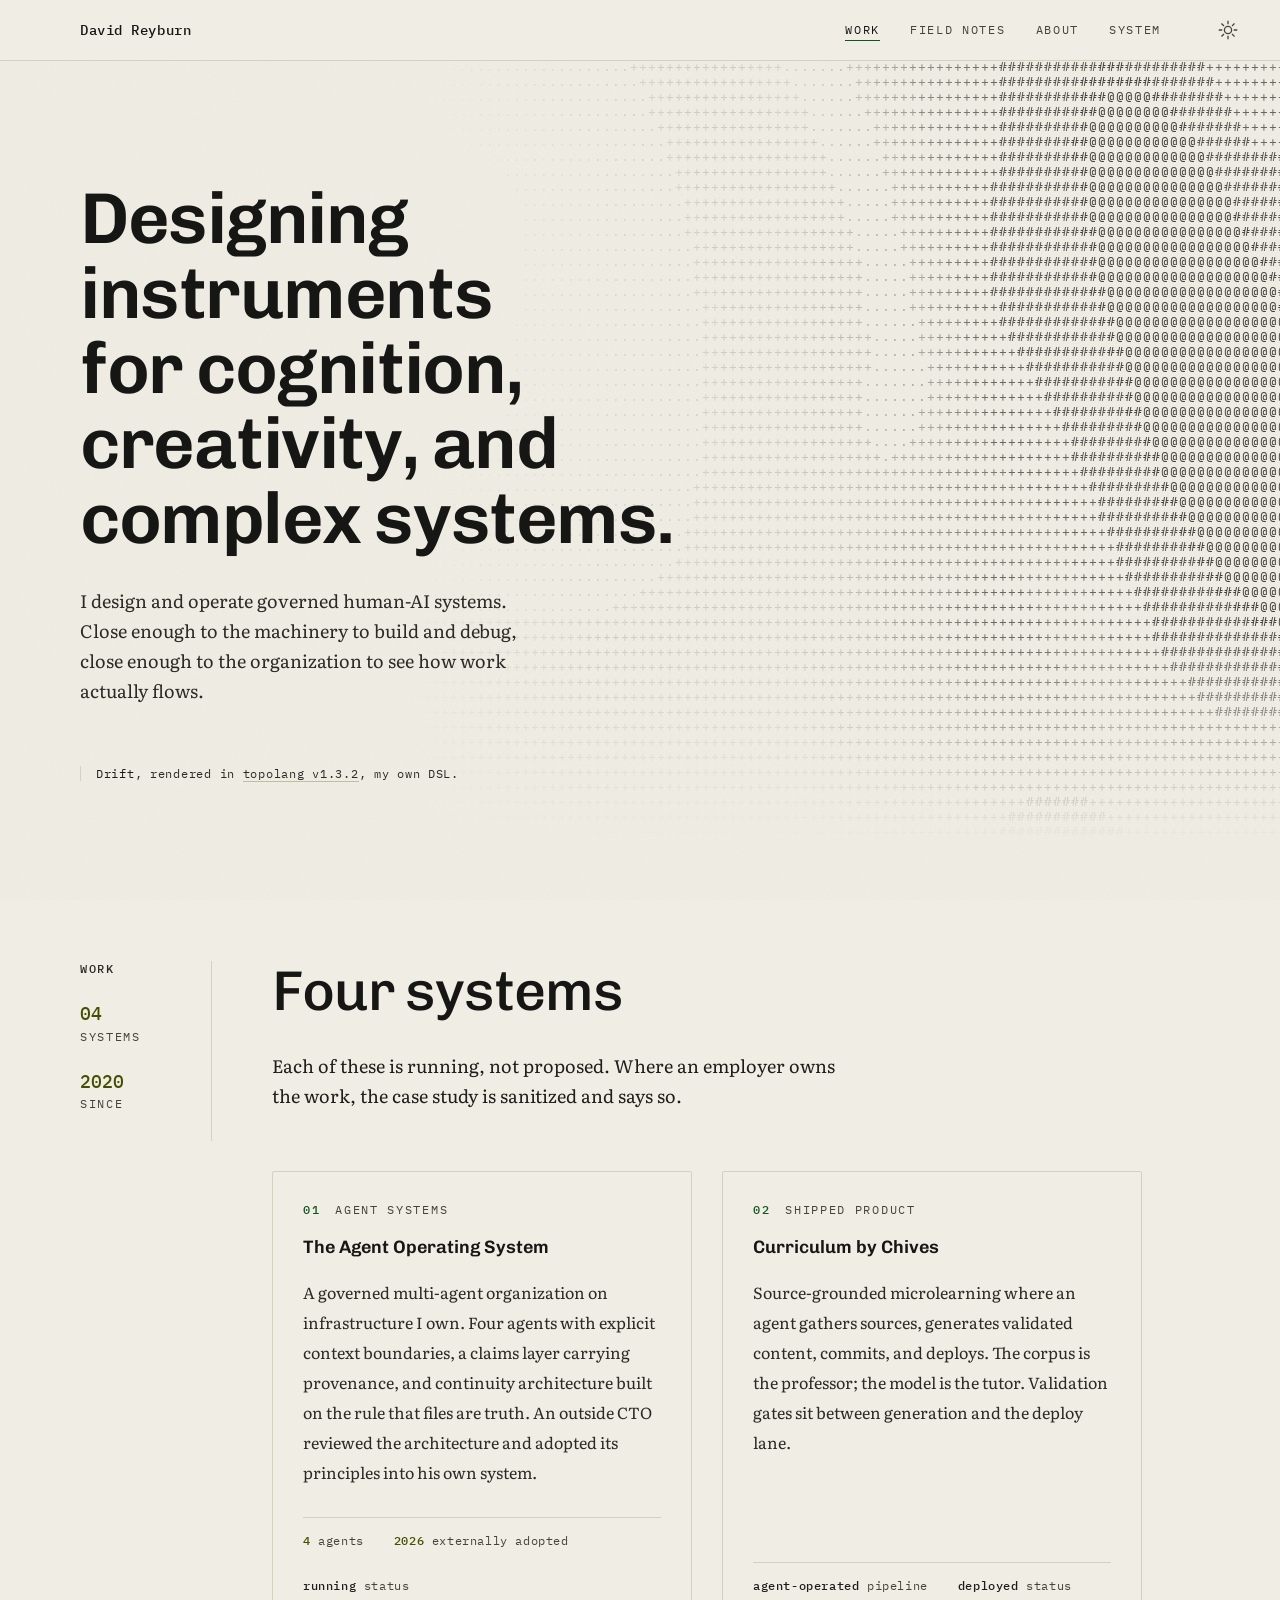
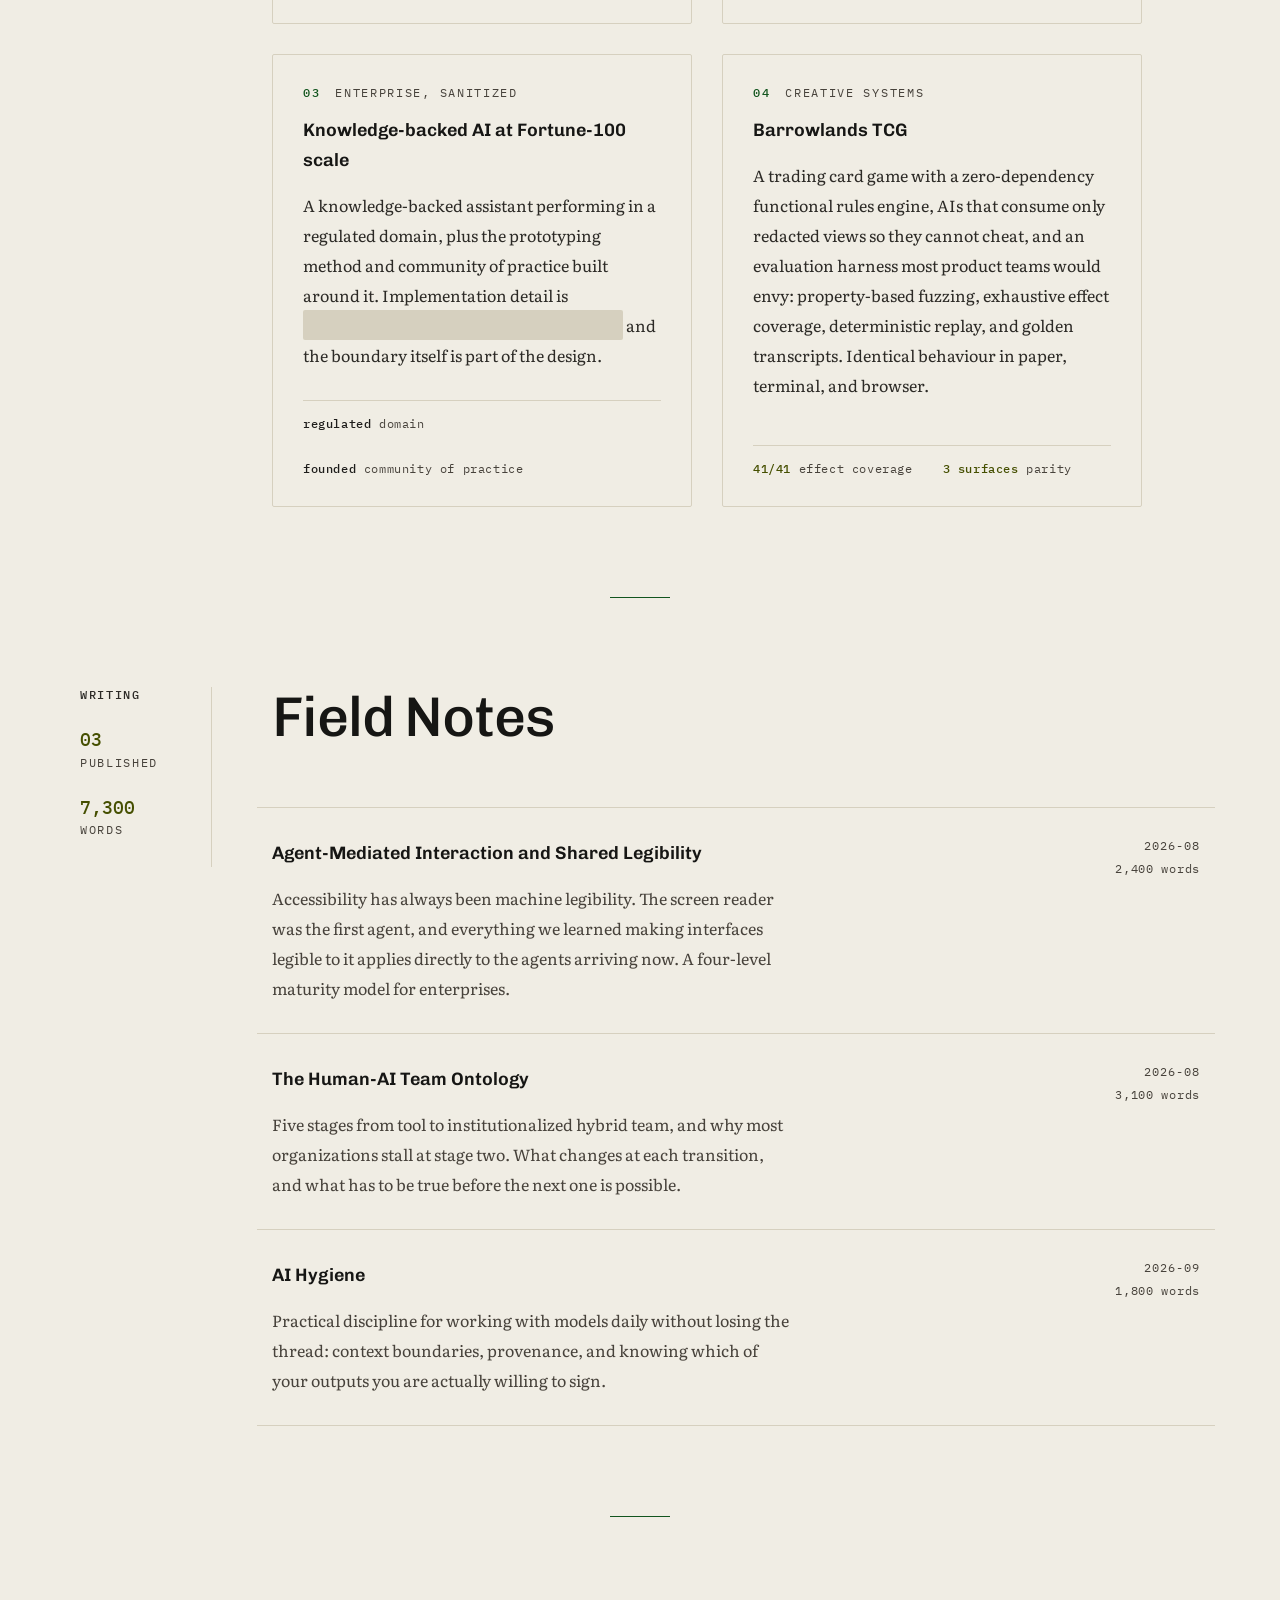
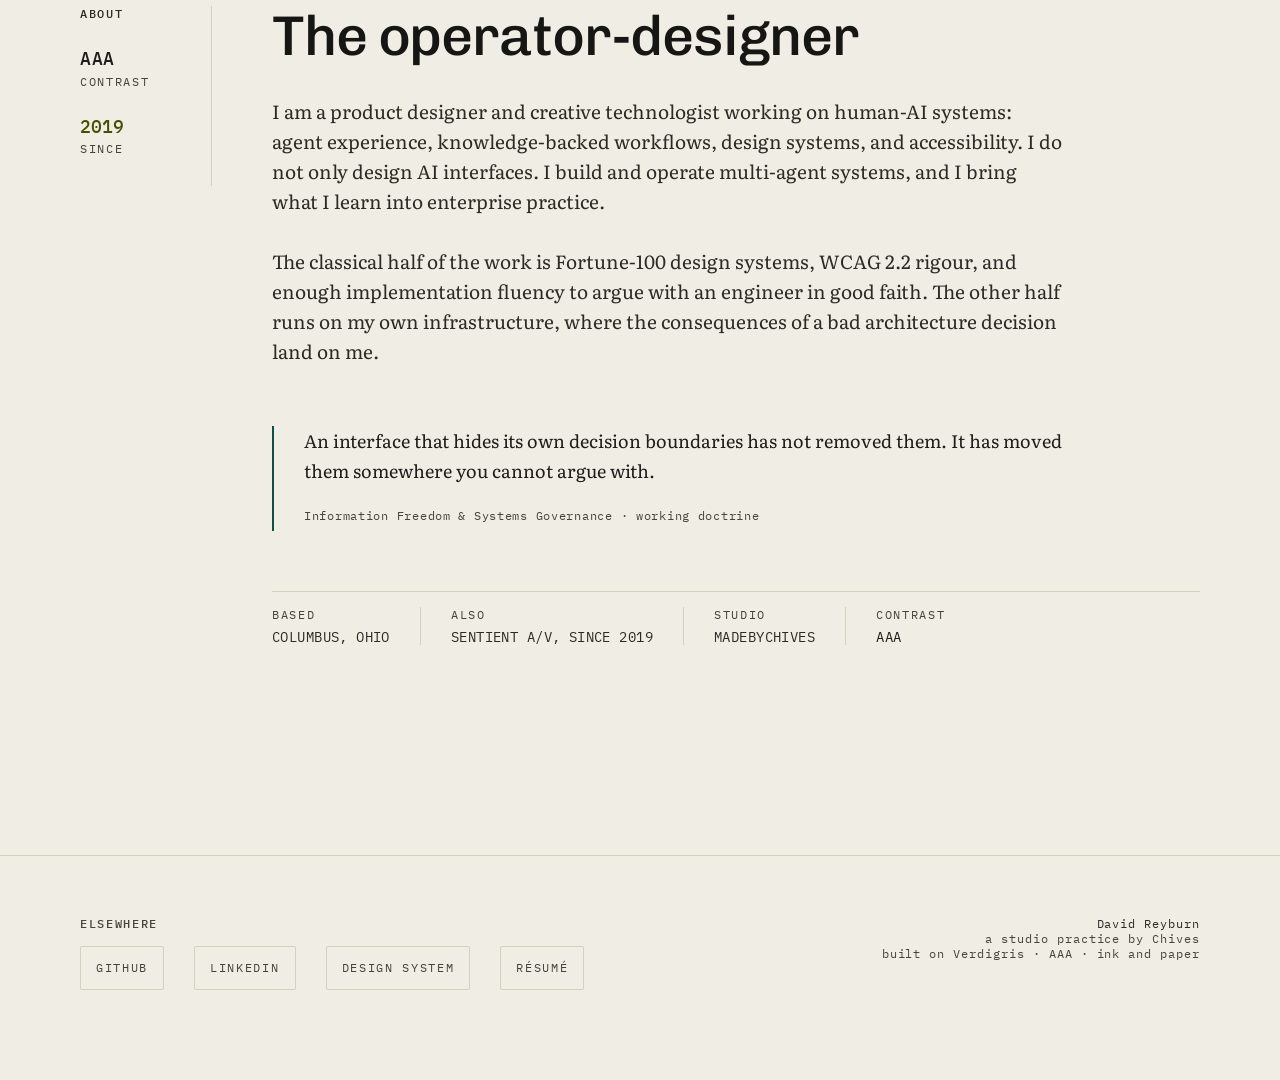
<file: index.html>
<!doctype html>
<html lang="en">
<head>
<meta charset="utf-8">
<meta name="viewport" content="width=device-width,initial-scale=1">
<title>David Reyburn — Designing instruments for cognition, creativity, and complex systems</title>
<meta name="description" content="Product designer and creative technologist specializing in human-AI systems: agent experience, knowledge-backed AI workflows, design systems, and accessibility.">
<!-- Tells the browser to theme its own furniture — scrollbars, form controls,
     the canvas behind an overscroll — to match. Without this the page can be
     light while the scrollbar stays dark. -->
<meta name="color-scheme" content="dark light">
<!-- Blocking, and deliberately so: this must run before first paint or a
     reader who chose light gets a frame of dark first. It is the only inline
     script on the site. Everything it does is also done by verdigris.js, so
     the page is still correct without it — just briefly wrong-coloured. -->
<script>
try{var t=localStorage.getItem('verdigris-theme');
    if(t==='light'||t==='dark')document.documentElement.setAttribute('data-theme',t);}
catch(e){}
</script>
<link rel="icon" href="/favicon.svg" type="image/svg+xml">
<link rel="icon" href="/favicon.ico" sizes="32x32">
<link rel="apple-touch-icon" href="/apple-touch-icon.png">
<link rel="canonical" href="https://dreyburn.com/">
<!-- Absolute URLs throughout: a relative og:image is ignored by every
     crawler that reads it. See AGENTS.md, Building a page. -->
<meta property="og:type" content="website">
<meta property="og:url" content="https://dreyburn.com/">
<meta property="og:title" content="David Reyburn — Designing instruments for cognition, creativity, and complex systems">
<meta property="og:description" content="Product designer and creative technologist specializing in human-AI systems: agent experience, knowledge-backed AI workflows, design systems, and accessibility.">
<meta property="og:image" content="https://dreyburn.com/og.png?v=2.7.2">
<meta property="og:image:width" content="1200">
<meta property="og:image:height" content="630">
<meta property="og:site_name" content="David Reyburn">
<meta name="twitter:card" content="summary_large_image">
<link rel="stylesheet" href="verdigris/verdigris.css?v=2.7.2">
<link rel="stylesheet" href="verdigris/print.css?v=2.7.2">
<script src="verdigris/topolang.js?v=2.7.2" defer></script>
<script src="verdigris/verdigris.js?v=2.7.2" defer></script>
<script src="verdigris/audit.js?v=2.7.2" defer></script>
<!-- Machine-readable structure, per the shared-legibility thesis. The same
     structure a screen reader walks is the structure an agent parses. -->
<script type="application/ld+json">
{"@context":"https://schema.org","@type":"Person","name":"David Reyburn",
 "alternateName":"DJ","url":"https://dreyburn.com",
 "jobTitle":"Product Designer, Human-AI Systems",
 "description":"I design and operate governed human-AI systems.",
 "knowsAbout":["Agent experience design","Multi-agent systems","Design systems",
   "WCAG 2.2 accessibility","Knowledge architecture","Creative technology"]}
</script>
</head>
<body>
<a class="vd-skip" href="#main">Skip to content</a>

<vd-nav>
  <div class="vd-nav__inner">
    <a class="vd-nav__mark" href="/">David Reyburn</a>
    <ul class="vd-nav__list">
      <li><a href="#work" aria-current="true">Work</a></li>
      <li><a href="#notes">Field Notes</a></li>
      <li><a href="#about">About</a></li>
      <li><a href="docs/">System</a></li>
    </ul>
    <!-- Deliberately outside the list: it is a control, not a destination.
         Renders nothing without JS, where prefers-color-scheme still works. -->
    <vd-theme-toggle></vd-theme-toggle>
  </div>
</vd-nav>

<main id="main">

  <!-- ── hero ─────────────────────────────────────────────────────────
       Deliberately NOT wrapped in .vd-page. The hero is the one full-bleed
       block on the site so the field can run off the right edge of the
       screen; the page measure is re-applied inside, on .vd-hero__inner. -->
  <vd-hero
    thesis="Designing instruments for cognition, creativity, and complex systems."
    sub="I design and operate governed human-AI systems. Close enough to the machinery to build and debug, close enough to the organization to see how work actually flows."
    seed="20260801"
    cue="#work" cue-label="See Work">
    <!-- One line. The mode name and the reduced-motion behaviour used to be
         stated here too; both are still true and both are now documented in
         docs/#topolang, which this caption links to. A credit line that also
         tries to be a spec sheet is neither. -->
    <div class="vd-hero__caption">
      <!-- <cite>, not <em>: "Drift" is the title of the piece, not stressed
           emphasis. Both render italic, but only one is true. The name also
           comes from the runtime's own vocabulary — topolang calls the
           dynamics "drift" and the field is literally makeDrift(seed). -->
      <cite>Drift</cite>, rendered in <a href="docs/#topolang">topolang v1.3.2</a>, my own DSL.
    </div>
  </vd-hero>

  <!-- ── work ─────────────────────────────────────────────────────── -->
  <section id="work" class="vd-page vd-section" aria-labelledby="work-h">
    <div class="vd-spread">
      <!-- The rail carries measurements only. The section-position readout
           that used to head this list is gone: an ordinal in structure
           colour beside a quantity in data colour is the one adjacency the
           colour separation rule forbids. -->
      <div class="vd-spread__rail">
        <span class="vd-label">Work</span>
        <span class="vd-readout">
          <span class="vd-readout__value">04</span>
          <span class="vd-readout__key">Systems</span>
        </span>
        <span class="vd-readout">
          <span class="vd-readout__value">2020</span>
          <span class="vd-readout__key">Since</span>
        </span>
      </div>

      <div class="vd-spread__body">
        <h2 id="work-h">Four systems</h2>
        <p class="vd-prose vd-prose--lead" style="margin-top:var(--vd-space-1)">
          Each of these is running, not proposed. Where an employer owns the work,
          the case study is sanitized and says so.
        </p>

        <div class="vd-grid" style="margin-top:var(--vd-space-2)">

          <vd-system-card index="01" kicker="Agent systems"
            title="The Agent Operating System"
            href="#"
            proof="agents:4|externally adopted:2026|status:running">
            A governed multi-agent organization on infrastructure I own. Four agents with
            explicit context boundaries, a claims layer carrying provenance, and continuity
            architecture built on the rule that files are truth. An outside CTO reviewed the
            architecture and adopted its principles into his own system.
          </vd-system-card>

          <vd-system-card index="02" kicker="Shipped product"
            title="Curriculum by Chives"
            href="#"
            proof="pipeline:agent-operated|status:deployed">
            Source-grounded microlearning where an agent gathers sources, generates validated
            content, commits, and deploys. The corpus is the professor; the model is the tutor.
            Validation gates sit between generation and the deploy lane.
          </vd-system-card>

          <vd-system-card index="03" kicker="Enterprise, sanitized"
            title="Knowledge-backed AI at Fortune-100 scale"
            href="#"
            proof="domain:regulated|community of practice:founded">
            A knowledge-backed assistant performing in a regulated domain, plus the prototyping
            method and community of practice built around it. Implementation detail is
            <vd-redact data-reason="employer IP">withheld under employer IP boundaries</vd-redact>
            and the boundary itself is part of the design.
          </vd-system-card>

          <vd-system-card index="04" kicker="Creative systems"
            title="Barrowlands TCG"
            href="#"
            proof="effect coverage:41/41|parity:3 surfaces">
            A trading card game with a zero-dependency functional rules engine, AIs that consume
            only redacted views so they cannot cheat, and an evaluation harness most product teams
            would envy: property-based fuzzing, exhaustive effect coverage, deterministic replay,
            and golden transcripts. Identical behaviour in paper, terminal, and browser.
          </vd-system-card>

        </div>
      </div>
    </div>
  </section>

  <!-- ── field notes ──────────────────────────────────────────────── -->
  <section id="notes" class="vd-page vd-section" aria-labelledby="notes-h">
    <div class="vd-spread">
      <!-- "03 Published" is a COUNT, so it is data and takes lime. It was
           previously marked as an ordinal, which was simply wrong. -->
      <div class="vd-spread__rail">
        <span class="vd-label">Writing</span>
        <span class="vd-readout">
          <span class="vd-readout__value">03</span>
          <span class="vd-readout__key">Published</span>
        </span>
        <span class="vd-readout">
          <span class="vd-readout__value">7,300</span>
          <span class="vd-readout__key">Words</span>
        </span>
      </div>

      <div class="vd-spread__body">
        <h2 id="notes-h">Field Notes</h2>

        <div style="margin-top:var(--vd-space-2)">
          <vd-note-card date="2026-08" length="2,400 words"
            title="Agent-Mediated Interaction and Shared Legibility"
            href="#"
            dek="Accessibility has always been machine legibility. The screen reader was the first agent, and everything we learned making interfaces legible to it applies directly to the agents arriving now. A four-level maturity model for enterprises."></vd-note-card>

          <vd-note-card date="2026-08" length="3,100 words"
            title="The Human-AI Team Ontology"
            href="#"
            dek="Five stages from tool to institutionalized hybrid team, and why most organizations stall at stage two. What changes at each transition, and what has to be true before the next one is possible."></vd-note-card>

          <vd-note-card date="2026-09" length="1,800 words"
            title="AI Hygiene"
            href="#"
            dek="Practical discipline for working with models daily without losing the thread: context boundaries, provenance, and knowing which of your outputs you are actually willing to sign."></vd-note-card>
        </div>
      </div>
    </div>
  </section>

  <!-- ── about ────────────────────────────────────────────────────── -->
  <section id="about" class="vd-page vd-section" aria-labelledby="about-h">
    <div class="vd-spread">
      <!-- AAA is a grade, not a measurement, so it cannot take lime. -->
      <div class="vd-spread__rail">
        <span class="vd-label">About</span>
        <span class="vd-readout">
          <span class="vd-readout__value vd-readout__value--grade">AAA</span>
          <span class="vd-readout__key">Contrast</span>
        </span>
        <span class="vd-readout">
          <span class="vd-readout__value">2019</span>
          <span class="vd-readout__key">Since</span>
        </span>
      </div>

      <div class="vd-spread__body">
        <h2 id="about-h">The operator-designer</h2>

        <div class="vd-prose vd-prose--read" style="margin-top:var(--vd-space-1)">
          <p>
            I am a product designer and creative technologist working on human-AI systems:
            agent experience, knowledge-backed workflows, design systems, and accessibility.
            I do not only design AI interfaces. I build and operate multi-agent systems, and
            I bring what I learn into enterprise practice.
          </p>
          <p>
            The classical half of the work is Fortune-100 design systems, WCAG 2.2 rigour, and
            enough implementation fluency to argue with an engineer in good faith. The other half
            runs on my own infrastructure, where the consequences of a bad architecture decision
            land on me.
          </p>
        </div>

        <vd-quote>
          <blockquote>
            An interface that hides its own decision boundaries has not removed them.
            It has moved them somewhere you cannot argue with.
          </blockquote>
          <figcaption>Information Freedom &amp; Systems Governance · working doctrine</figcaption>
        </vd-quote>

        <vd-meta style="margin-top:var(--vd-space-2)">
          <div>Based<b>Columbus, Ohio</b></div>
          <div>Also<b>Sentient A/V, since 2019</b></div>
          <div>Studio<b>madebychives</b></div>
          <div>Contrast<b class="vd-is-grade">AAA</b></div>
        </vd-meta>
      </div>
    </div>
  </section>

</main>

<vd-footer>
  <div class="vd-footer__inner">
    <div>
      <span class="vd-label">Elsewhere</span>
      <ul style="list-style:none;margin:var(--vd-space-h) 0 0;padding:0;display:flex;gap:var(--vd-space-1);flex-wrap:wrap">
        <li><a class="vd-tag" href="https://github.com/davidreyburn">GitHub</a></li>
        <li><a class="vd-tag" href="https://www.linkedin.com/in/davidreyburn">LinkedIn</a></li>
        <li><a class="vd-tag" href="docs/">Design system</a></li>
        <li><a class="vd-tag" href="resume.html">Résumé</a></li>
      </ul>
    </div>
    <div class="vd-footer__sig">
      <b>David Reyburn</b><br>
      a studio practice by Chives<br>
      built on Verdigris · AAA · ink and paper
    </div>
  </div>
</vd-footer>

</body>
</html>
</file>
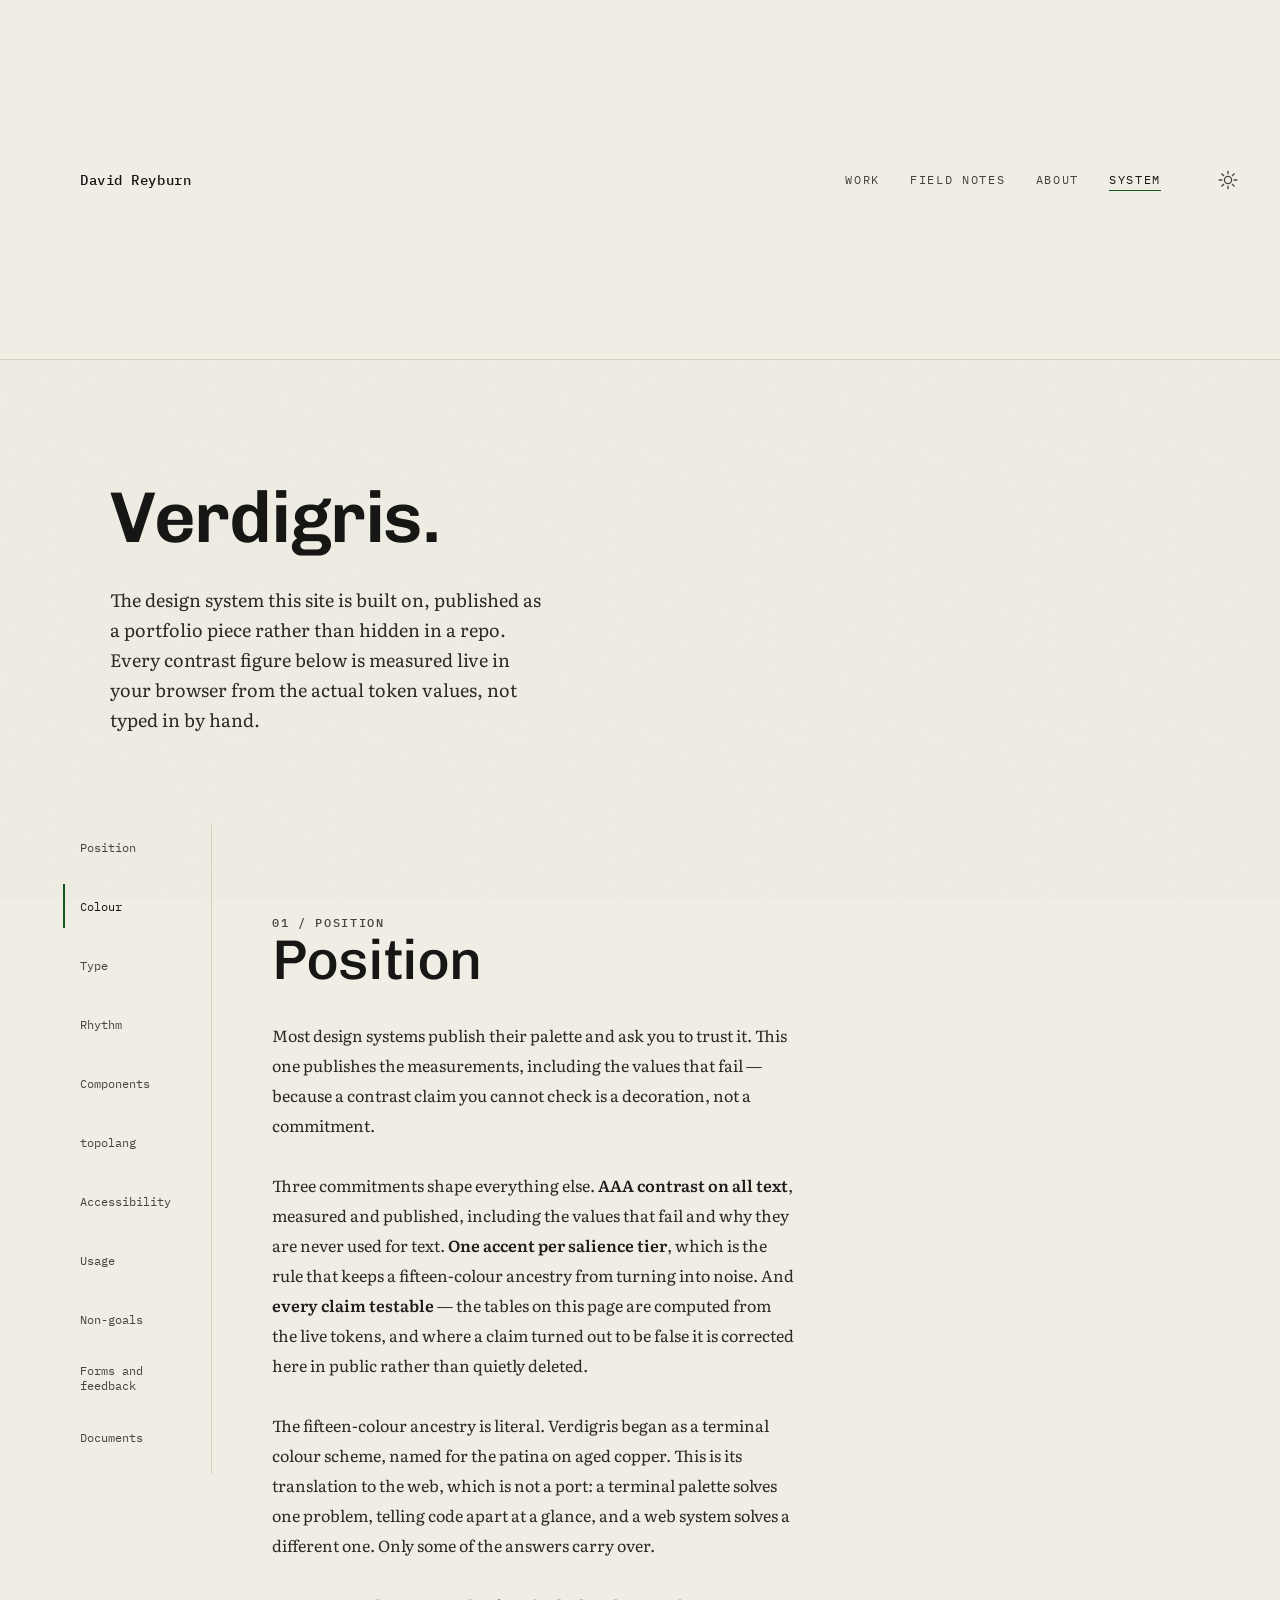
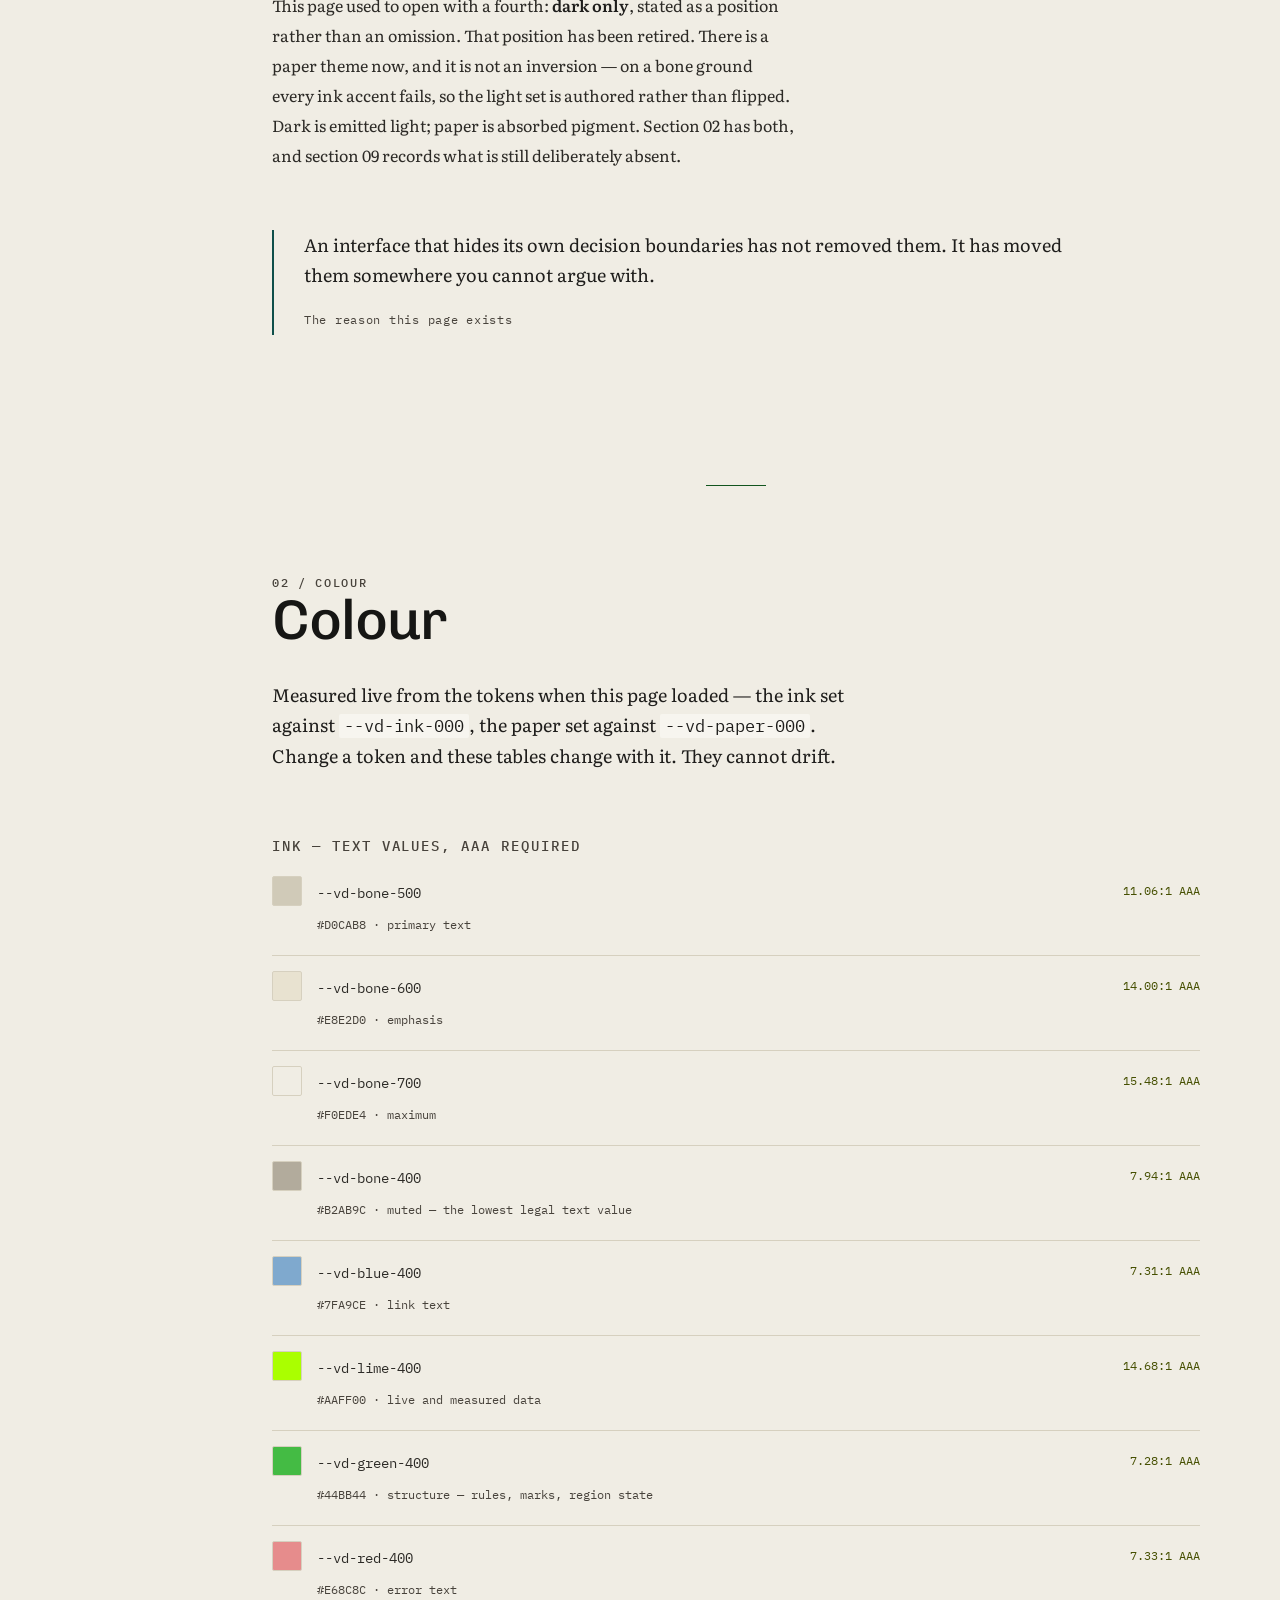
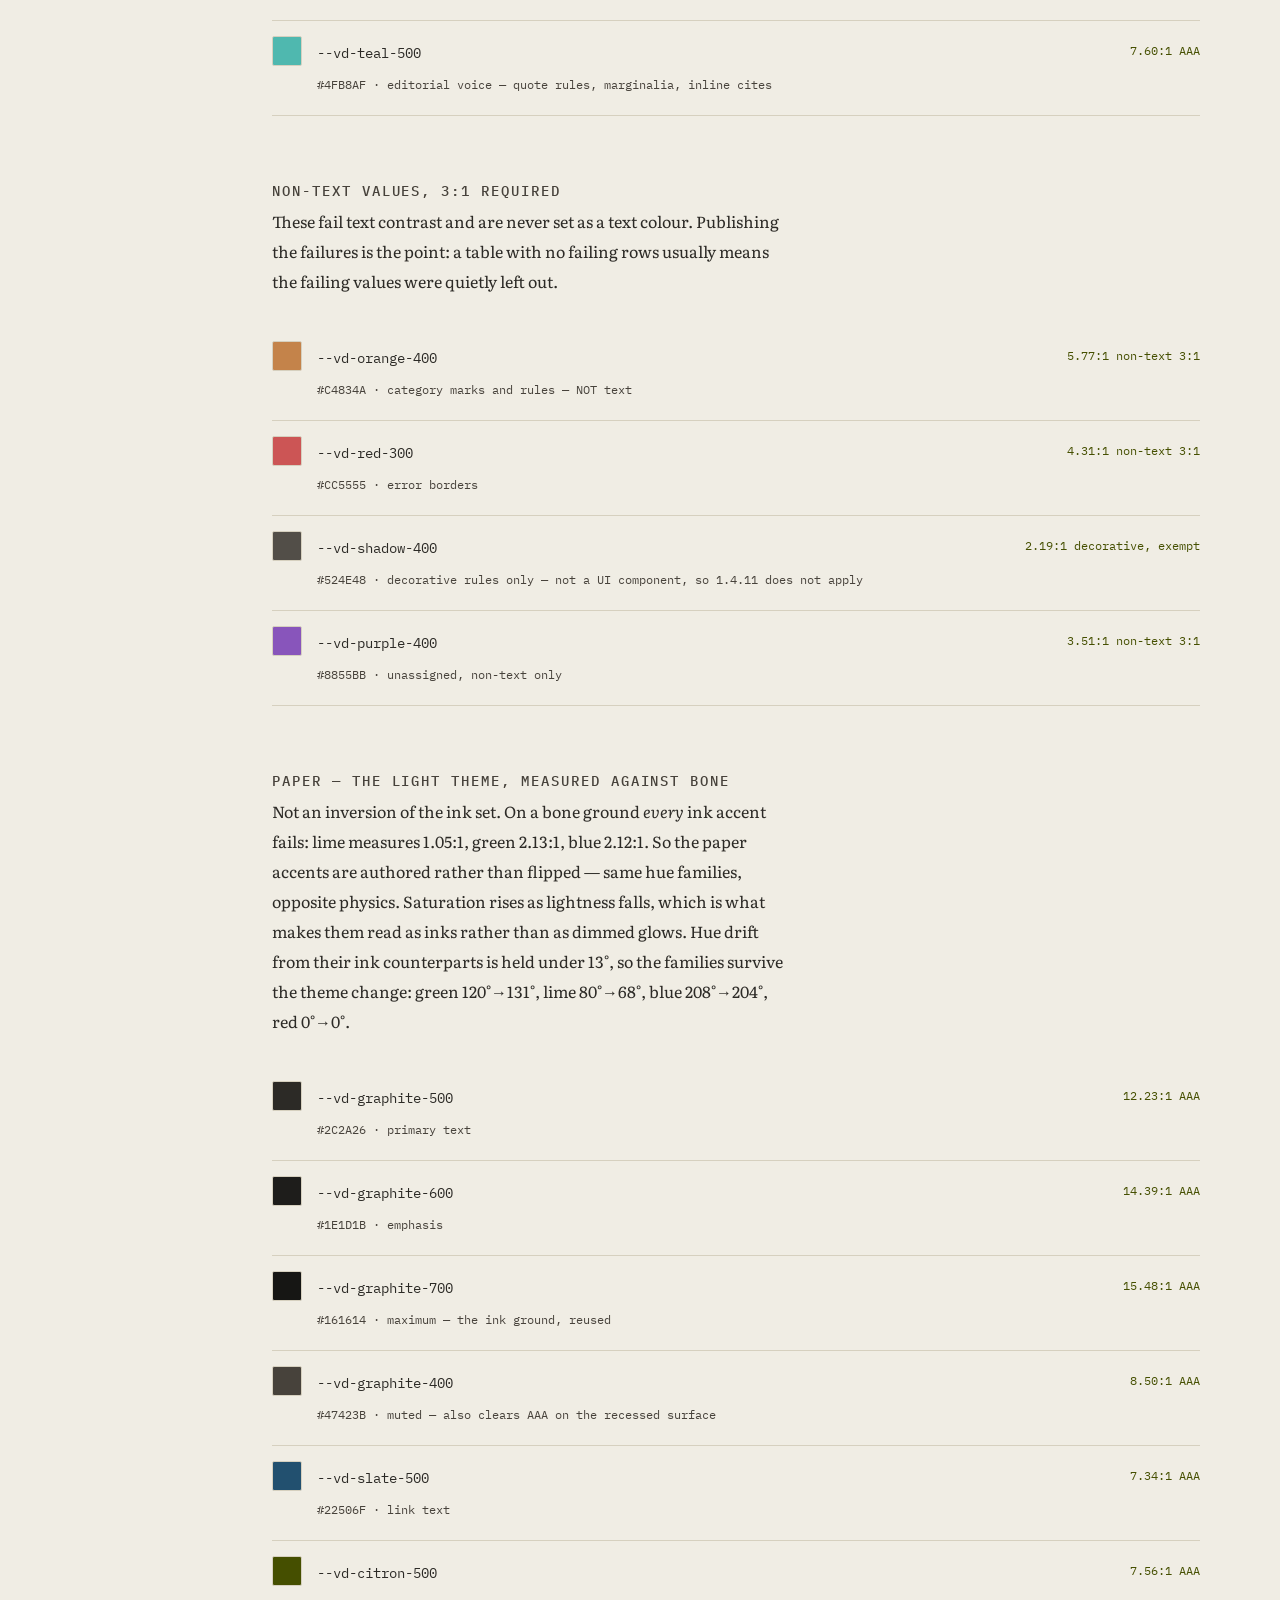
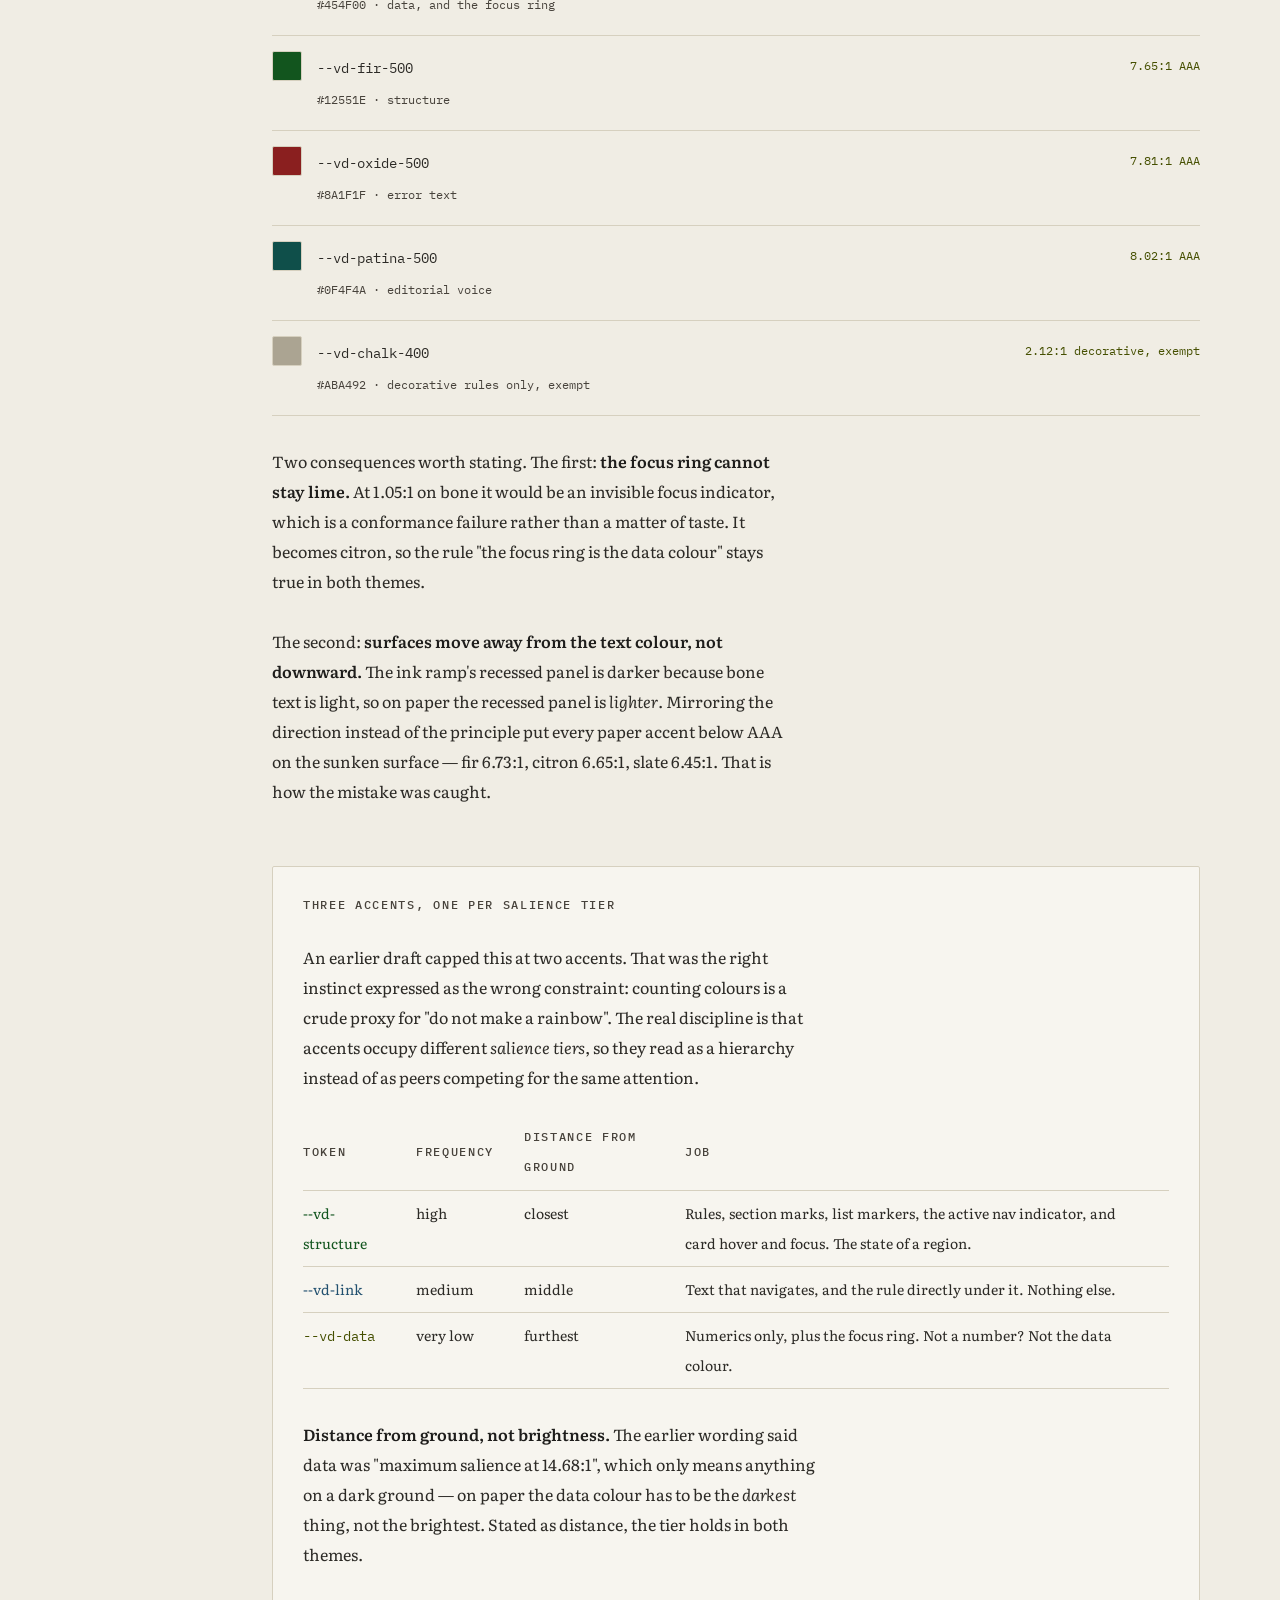
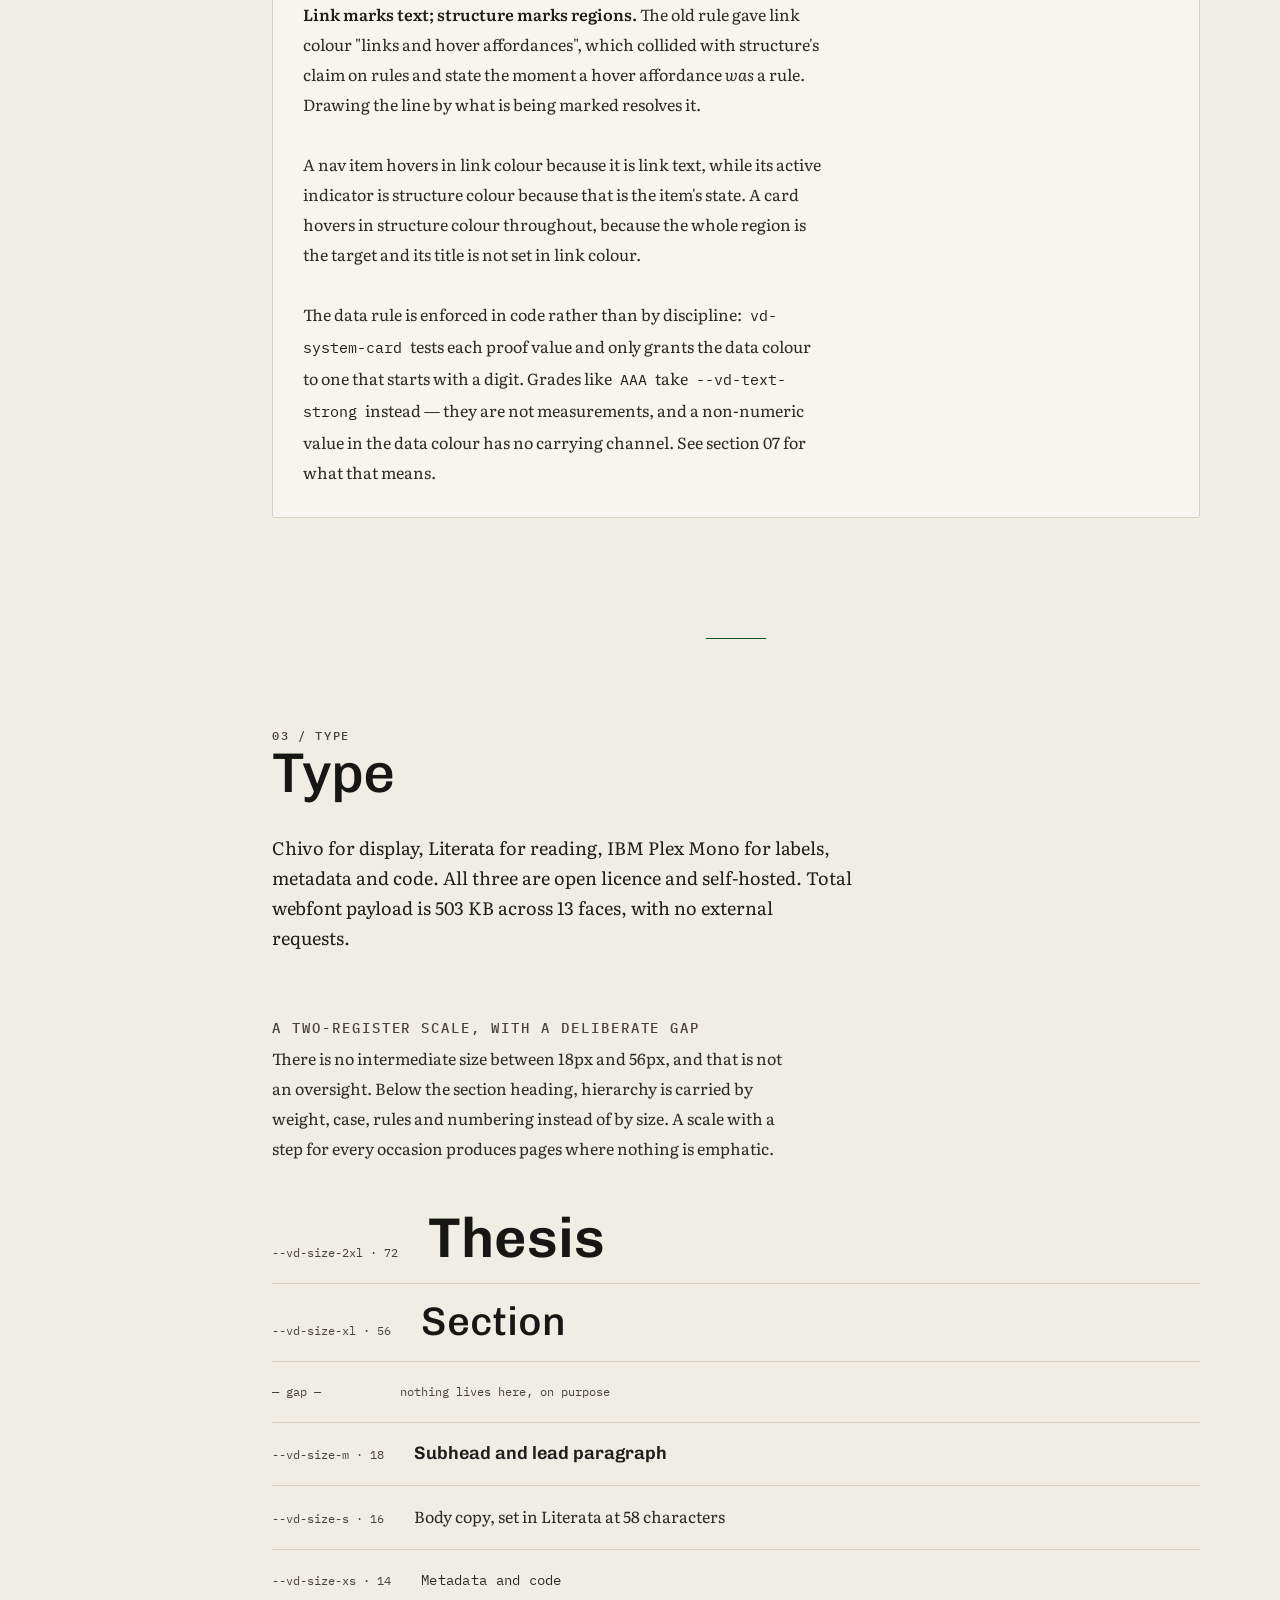
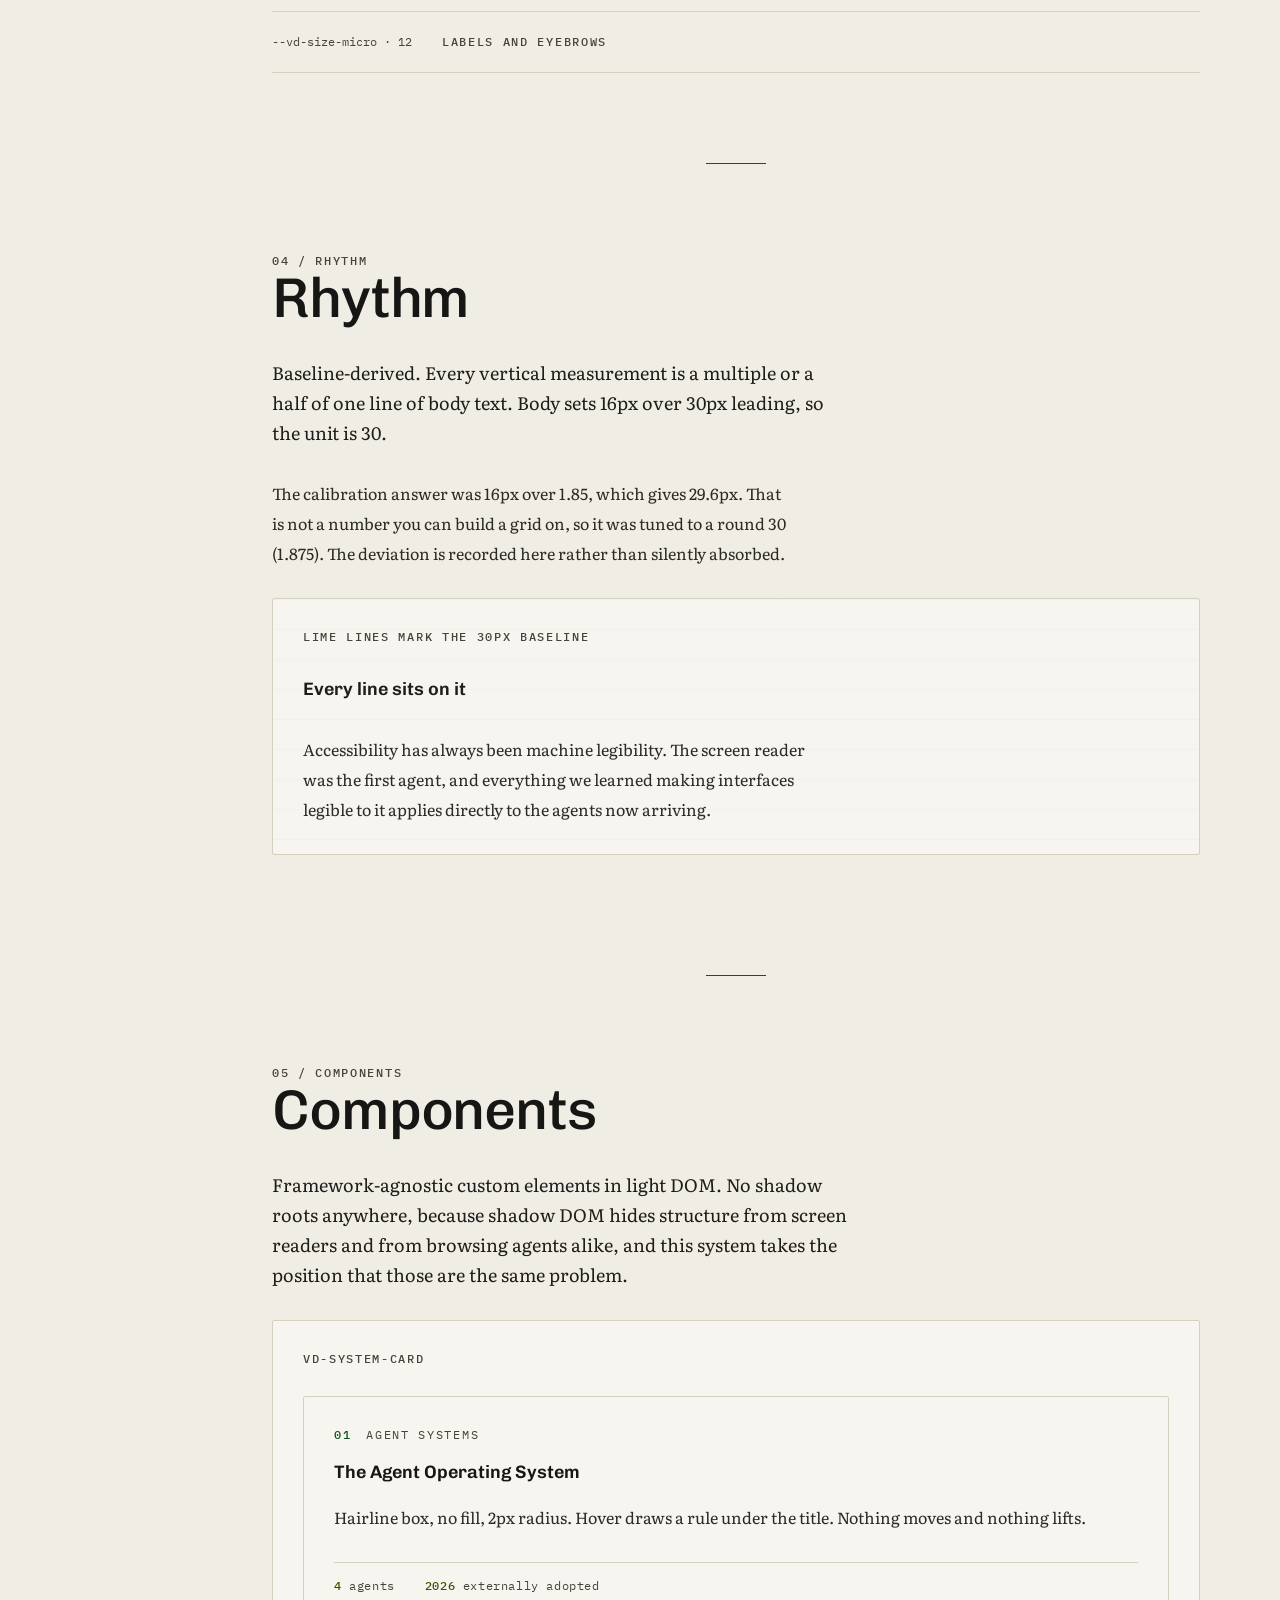
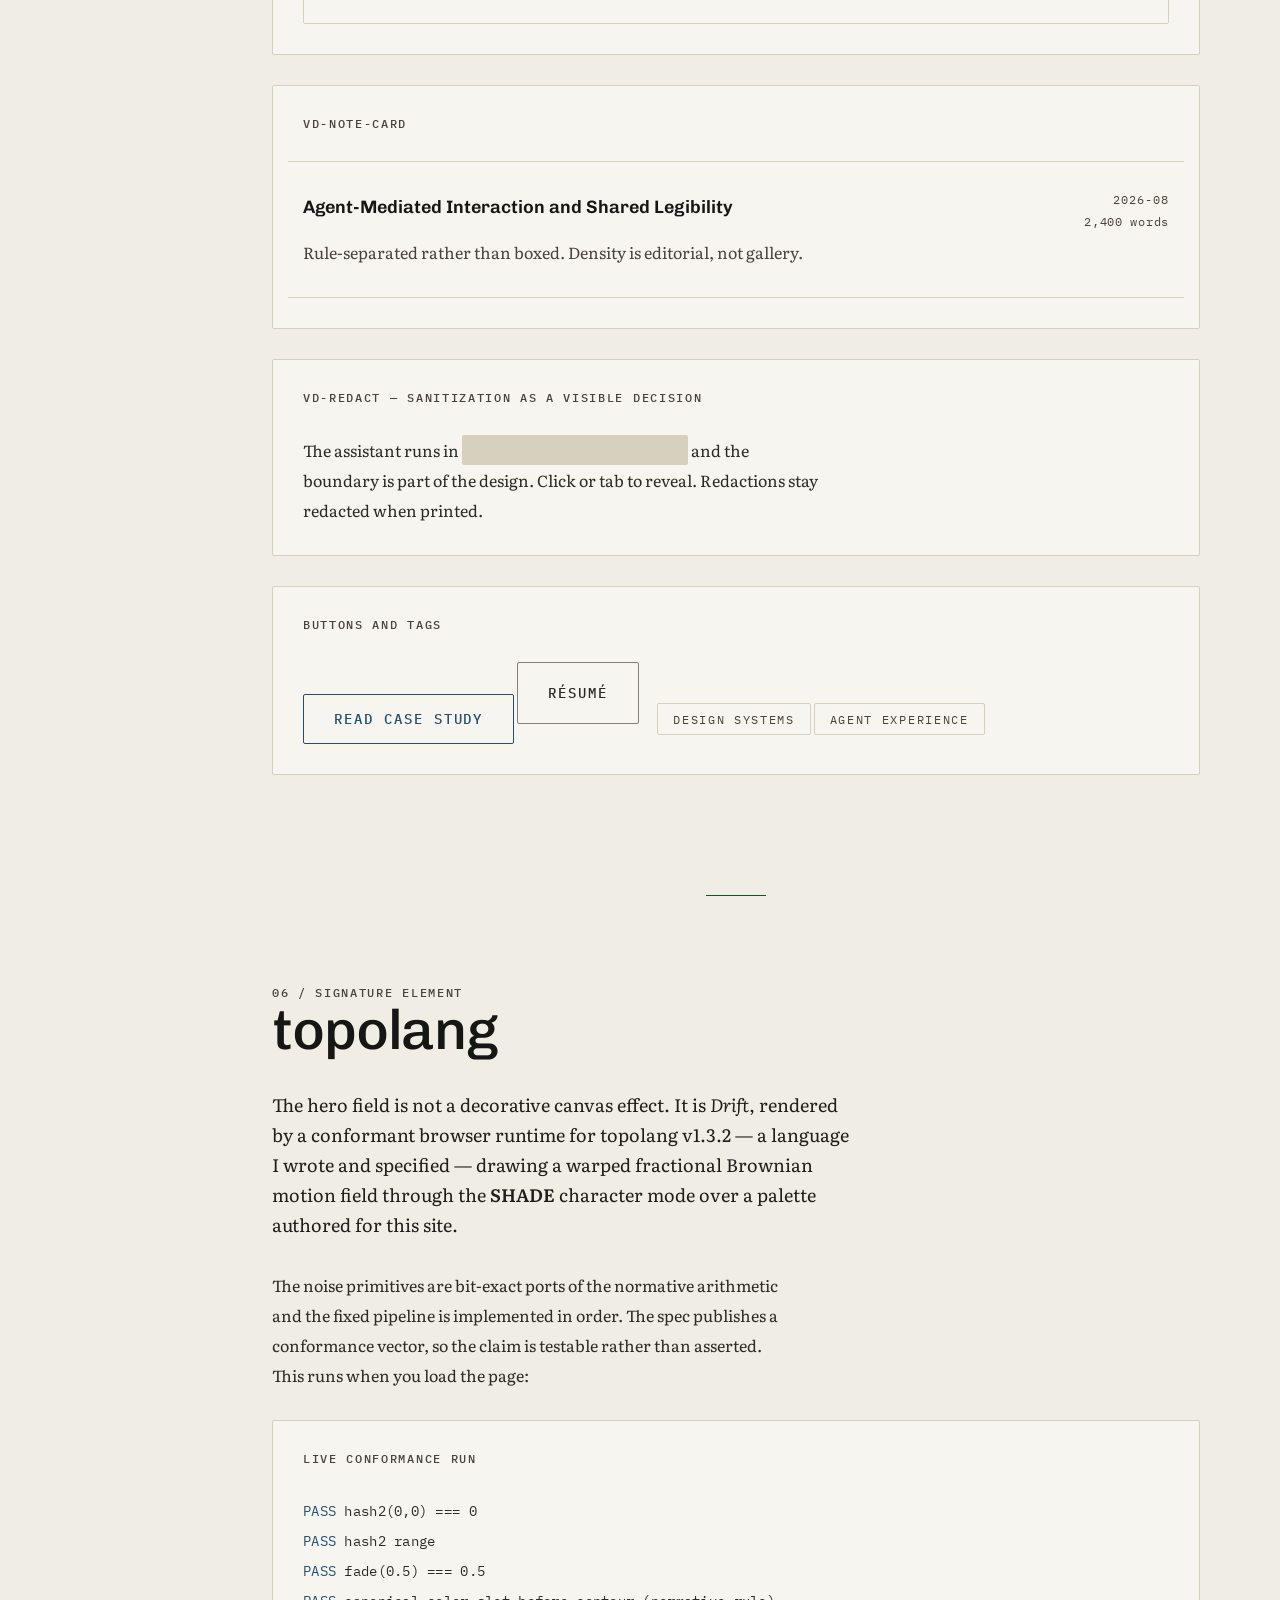
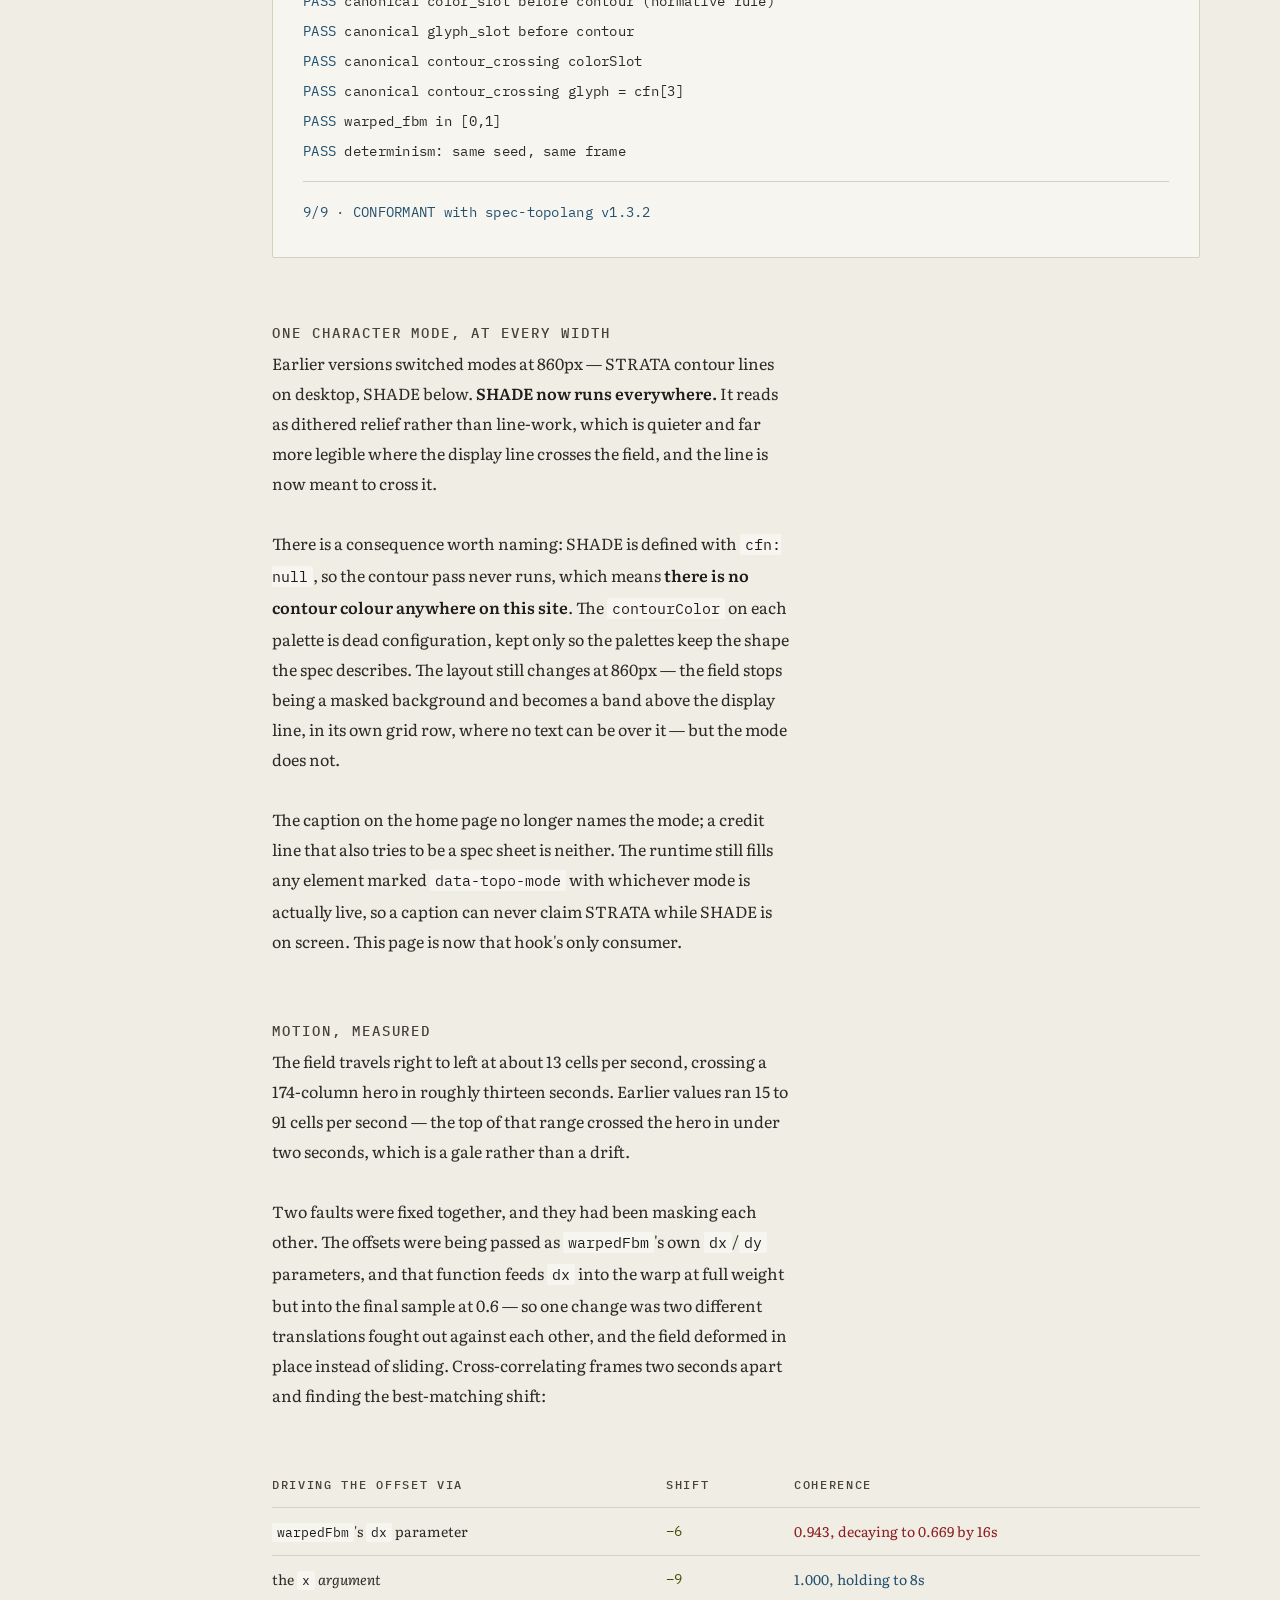
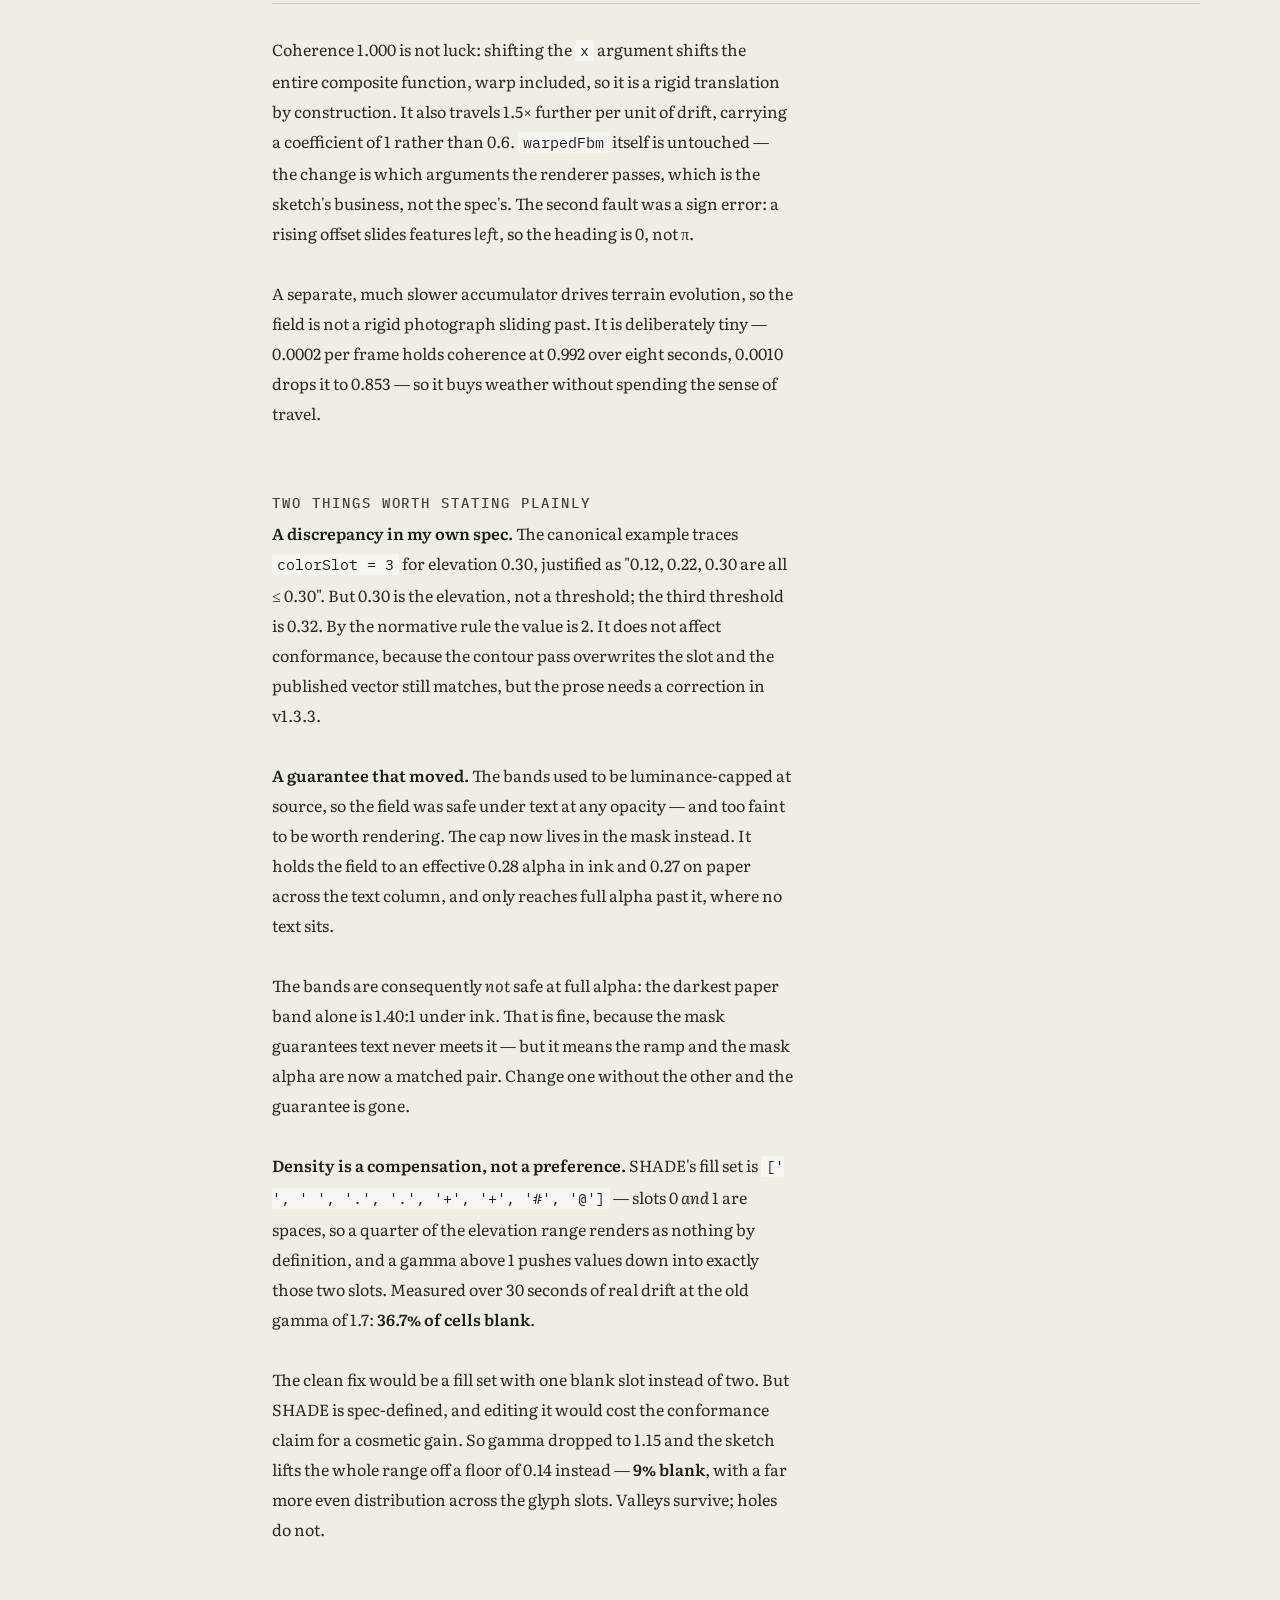
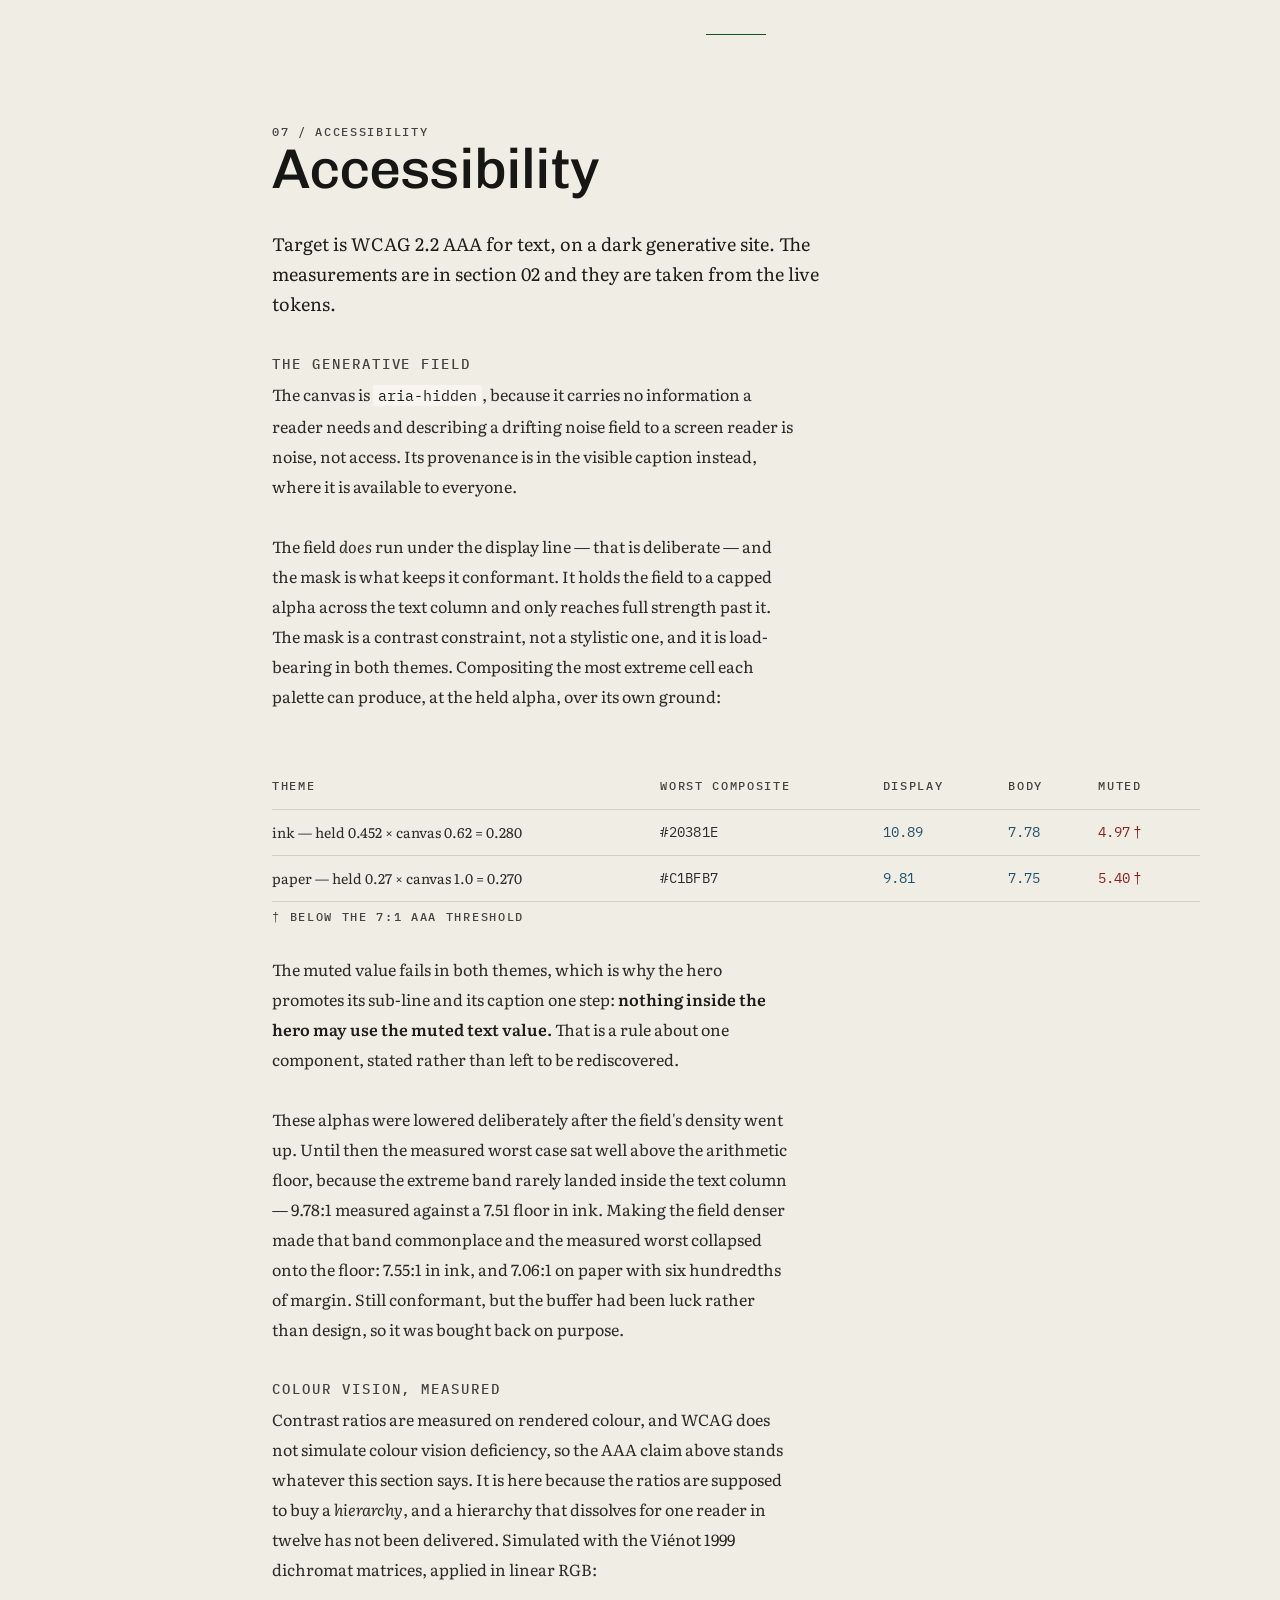
<file: docs/index.html>
<!doctype html>
<html lang="en">
<head>
<meta charset="utf-8">
<meta name="viewport" content="width=device-width,initial-scale=1">
<title>Verdigris — the design system behind dreyburn.com</title>
<meta name="description" content="Verdigris: a documented design system with published contrast measurements, dichromat simulation, a conformant topolang runtime, and a stated list of non-goals.">
<meta name="color-scheme" content="dark light">
<script>
try{var t=localStorage.getItem('verdigris-theme');
    if(t==='light'||t==='dark')document.documentElement.setAttribute('data-theme',t);}
catch(e){}
</script>
<link rel="icon" href="/favicon.svg" type="image/svg+xml">
<link rel="icon" href="/favicon.ico" sizes="32x32">
<link rel="apple-touch-icon" href="/apple-touch-icon.png">
<link rel="canonical" href="https://dreyburn.com/docs/">
<!-- Absolute URLs throughout: a relative og:image is ignored by every
     crawler that reads it. See AGENTS.md, Building a page. -->
<meta property="og:type" content="website">
<meta property="og:url" content="https://dreyburn.com/docs/">
<meta property="og:title" content="Verdigris — the design system behind dreyburn.com">
<meta property="og:description" content="A documented design system with published contrast measurements, dichromat simulation, a conformant topolang runtime, and a stated list of non-goals.">
<meta property="og:image" content="https://dreyburn.com/og.png?v=2.7.2">
<meta property="og:image:width" content="1200">
<meta property="og:image:height" content="630">
<meta property="og:site_name" content="David Reyburn">
<meta name="twitter:card" content="summary_large_image">
<link rel="stylesheet" href="../verdigris/verdigris.css?v=2.7.2">
<link rel="stylesheet" href="../verdigris/print.css?v=2.7.2">
<script src="../verdigris/topolang.js?v=2.7.2" defer></script>
<script src="../verdigris/verdigris.js?v=2.7.2" defer></script>
<!-- The audit is shipped, not a dev-only tool: open the console and run
     verdigrisAudit() to re-measure every conformance claim on this page. -->
<script src="../verdigris/audit.js?v=2.7.2" defer></script>
<style>
  /* page-local: the docs need a couple of layout helpers the site does not */
  .doc-lede{font-size:var(--vd-size-m);line-height:var(--vd-lead-1);max-width:var(--vd-measure);
    color:var(--vd-text-strong)}
  .doc-demo{border:1px solid var(--vd-rule);border-radius:var(--vd-radius);
    padding:var(--vd-space-1);margin:var(--vd-space-1) 0;background:var(--vd-surface-sunken)}
  .doc-demo__label{display:block;margin-bottom:var(--vd-space-1)}
  /* These MUST out-specify .vd-table td.vd-is-num, which is (0,2,1) and paints
     every numeric cell with --vd-data. A cell carrying both classes would
     otherwise render a measured FAILURE in the passing accent — the exact
     inversion of what the table reports. Matching (0,2,1) and relying on this
     block loading after verdigris.css is what makes the verdict win. */
  /* --vd-ok, NOT --vd-data. A verdict is a status, not a quantity, and the
     data colour is numerals only — the rule vd-system-card enforces in code.
     This page was breaking it: every "PASS" rendered in lime. Caught by
     verdigrisAudit()'s data-colour check, which is the point of having one.
     --vd-ok is the success colour the form state model already uses. */
  .vd-table td.doc-pass{color:var(--vd-ok)}
  .vd-table td.doc-fail{color:var(--vd-danger)}
  .doc-pass{color:var(--vd-ok)}
  .doc-fail{color:var(--vd-danger)}
  /* Colour is never the only channel: every table below states its verdict in
     the surrounding prose, and a failing ratio also carries a dagger. */
  .doc-fail--marked::after{content:"\2009\2020"}
  /* flex-wrap and min-width:0 are both load-bearing at 320px: the label has a
     14ch floor and the specimen is display-sized type, so without them the row
     refuses to shrink and pushes the document into horizontal scroll — a 1.4.10
     failure. Wrapping lets the specimen drop below its own label. */
  .doc-scale-row{display:flex;align-items:baseline;gap:var(--vd-space-1);flex-wrap:wrap;
    border-bottom:1px solid var(--vd-rule);padding:var(--vd-space-h) 0}
  .doc-scale-row span:first-child{font-family:var(--vd-face-mono);font-size:var(--vd-size-micro);
    color:var(--vd-text-muted);min-width:14ch}
  .doc-scale-row span+span{min-width:0;overflow-wrap:anywhere}
  .doc-baseline{background-image:repeating-linear-gradient(180deg,
    rgba(170,255,0,.10) 0 1px,transparent 1px 30px);background-position:0 0}
</style>
</head>
<body>
<a class="vd-skip" href="#main">Skip to content</a>

<vd-nav>
  <div class="vd-nav__inner">
    <a class="vd-nav__mark" href="../index.html">David Reyburn</a>
    <ul class="vd-nav__list">
      <li><a href="../index.html#work">Work</a></li>
      <li><a href="../index.html#notes">Field Notes</a></li>
      <li><a href="../index.html#about">About</a></li>
      <li><a href="./" aria-current="true">System</a></li>
    </ul>
    <vd-theme-toggle></vd-theme-toggle>
  </div>
</vd-nav>

<main id="main" class="vd-page">

  <vd-hero field="off"
    thesis="Verdigris."
    sub="The design system this site is built on, published as a portfolio piece rather than hidden in a repo. Every contrast figure below is measured live in your browser from the actual token values, not typed in by hand.">
  </vd-hero>

  <div class="vd-spread">

    <!-- ── rail: TOC ────────────────────────────────────────────── -->
    <div class="vd-spread__rail">
      <vd-toc for="#doc-body"></vd-toc>
    </div>

    <!-- ── body ─────────────────────────────────────────────────── -->
    <div class="vd-spread__body" id="doc-body">

      <section class="vd-section">
        <span class="vd-label">01 / Position</span>
        <h2 id="position">Position</h2>
        <div class="vd-prose" style="margin-top:var(--vd-space-1)">
          <p>
            Most design systems publish their palette and ask you to trust it. This one publishes
            the measurements, including the values that fail — because a contrast claim you cannot
            check is a decoration, not a commitment.
          </p>
          <p>
            Three commitments shape everything else. <strong>AAA contrast on all text</strong>,
            measured and published, including the values that fail and why they are never used for
            text. <strong>One accent per salience tier</strong>, which is the rule that keeps a
            fifteen-colour ancestry from turning into noise. And <strong>every claim testable</strong>
            — the tables on this page are computed from the live tokens, and where a claim turned out
            to be false it is corrected here in public rather than quietly deleted.
          </p>
          <p>
            The fifteen-colour ancestry is literal. Verdigris began as a terminal colour scheme,
            named for the patina on aged copper. This is its translation to the web, which is not a
            port: a terminal palette solves one problem, telling code apart at a glance, and a web
            system solves a different one. Only some of the answers carry over.
          </p>
          <p>
            This page used to open with a fourth: <strong>dark only</strong>, stated as a position
            rather than an omission. That position has been retired. There is a paper theme now, and
            it is not an inversion — on a bone ground every ink accent fails, so the light set is
            authored rather than flipped. Dark is emitted light; paper is absorbed pigment. Section
            02 has both, and section 09 records what is still deliberately absent.
          </p>
        </div>

        <vd-quote>
          <blockquote>
            An interface that hides its own decision boundaries has not removed them.
            It has moved them somewhere you cannot argue with.
          </blockquote>
          <figcaption>The reason this page exists</figcaption>
        </vd-quote>
      </section>

      <!-- ── colour ─────────────────────────────────────────────── -->
      <section class="vd-section">
        <span class="vd-label">02 / Colour</span>
        <h2 id="colour">Colour</h2>
        <p class="doc-lede" style="margin-top:var(--vd-space-1)">
          Measured live from the tokens when this page loaded — the ink set against
          <code>--vd-ink-000</code>, the paper set against <code>--vd-paper-000</code>.
          Change a token and these tables change with it. They cannot drift.
        </p>

        <h4 style="margin-top:var(--vd-space-2)">Ink — text values, AAA required</h4>
        <vd-swatch token="--vd-bone-500" note="primary text" min="7"></vd-swatch>
        <vd-swatch token="--vd-bone-600" note="emphasis" min="7"></vd-swatch>
        <vd-swatch token="--vd-bone-700" note="maximum" min="7"></vd-swatch>
        <vd-swatch token="--vd-bone-400" note="muted — the lowest legal text value" min="7"></vd-swatch>
        <vd-swatch token="--vd-blue-400" note="link text" min="7"></vd-swatch>
        <vd-swatch token="--vd-lime-400" note="live and measured data" min="7"></vd-swatch>
        <vd-swatch token="--vd-green-400" note="structure — rules, marks, region state" min="7"></vd-swatch>
        <vd-swatch token="--vd-red-400" note="error text" min="7"></vd-swatch>
        <vd-swatch token="--vd-teal-500" note="editorial voice — quote rules, marginalia, inline cites" min="7"></vd-swatch>

        <h4 style="margin-top:var(--vd-space-2)">Non-text values, 3:1 required</h4>
        <p class="vd-prose" style="margin-bottom:var(--vd-space-1)">
          These fail text contrast and are never set as a text colour. Publishing the failures
          is the point: a table with no failing rows usually means the failing values were
          quietly left out.
        </p>
        <vd-swatch token="--vd-orange-400" note="category marks and rules — NOT text" min="3"></vd-swatch>
        <vd-swatch token="--vd-red-300" note="error borders" min="3"></vd-swatch>
        <vd-swatch token="--vd-shadow-400" note="decorative rules only — not a UI component, so 1.4.11 does not apply" min="0"></vd-swatch>
        <vd-swatch token="--vd-purple-400" note="unassigned, non-text only" min="3"></vd-swatch>

        <h4 style="margin-top:var(--vd-space-2)">Paper — the light theme, measured against bone</h4>
        <p class="vd-prose" style="margin-bottom:var(--vd-space-1)">
          Not an inversion of the ink set. On a bone ground <em>every</em> ink accent fails:
          lime measures 1.05:1, green 2.13:1, blue 2.12:1. So the paper accents are authored
          rather than flipped — same hue families, opposite physics. Saturation rises as
          lightness falls, which is what makes them read as inks rather than as dimmed glows.
          Hue drift from their ink counterparts is held under 13°, so the families survive the
          theme change: green 120°&rarr;131°, lime 80°&rarr;68°, blue 208°&rarr;204°, red 0°&rarr;0°.
        </p>
        <vd-swatch token="--vd-graphite-500" against="--vd-paper-000" note="primary text" min="7"></vd-swatch>
        <vd-swatch token="--vd-graphite-600" against="--vd-paper-000" note="emphasis" min="7"></vd-swatch>
        <vd-swatch token="--vd-graphite-700" against="--vd-paper-000" note="maximum — the ink ground, reused" min="7"></vd-swatch>
        <vd-swatch token="--vd-graphite-400" against="--vd-paper-000" note="muted — also clears AAA on the recessed surface" min="7"></vd-swatch>
        <vd-swatch token="--vd-slate-500" against="--vd-paper-000" note="link text" min="7"></vd-swatch>
        <vd-swatch token="--vd-citron-500" against="--vd-paper-000" note="data, and the focus ring" min="7"></vd-swatch>
        <vd-swatch token="--vd-fir-500" against="--vd-paper-000" note="structure" min="7"></vd-swatch>
        <vd-swatch token="--vd-oxide-500" against="--vd-paper-000" note="error text" min="7"></vd-swatch>
        <vd-swatch token="--vd-patina-500" against="--vd-paper-000" note="editorial voice" min="7"></vd-swatch>
        <vd-swatch token="--vd-chalk-400" against="--vd-paper-000" note="decorative rules only, exempt" min="0"></vd-swatch>

        <p class="vd-prose" style="margin-top:var(--vd-space-1)">
          Two consequences worth stating. The first: <strong>the focus ring cannot stay lime.</strong>
          At 1.05:1 on bone it would be an invisible focus indicator, which is a conformance failure
          rather than a matter of taste. It becomes citron, so the rule "the focus ring is the data
          colour" stays true in both themes.
        </p>
        <p class="vd-prose" style="margin-top:var(--vd-space-1)">
          The second: <strong>surfaces move away from the text colour, not downward.</strong> The
          ink ramp's recessed panel is darker because bone text is light, so on paper the recessed
          panel is <em>lighter</em>. Mirroring the direction instead of the principle put every
          paper accent below AAA on the sunken surface — fir 6.73:1, citron 6.65:1, slate 6.45:1.
          That is how the mistake was caught.
        </p>

        <div class="doc-demo" style="margin-top:var(--vd-space-2)">
          <span class="vd-label doc-demo__label">Three accents, one per salience tier</span>
          <p class="vd-prose" style="margin:0 0 var(--vd-space-1)">
            An earlier draft capped this at two accents. That was the right instinct expressed as
            the wrong constraint: counting colours is a crude proxy for "do not make a rainbow".
            The real discipline is that accents occupy different <em>salience tiers</em>, so they
            read as a hierarchy instead of as peers competing for the same attention.
          </p>
          <div class="vd-table-scroll">
            <table class="vd-table">
              <tr><th>Token</th><th>Frequency</th><th>Distance from ground</th><th>Job</th></tr>
              <tr><td><span style="color:var(--vd-structure)">--vd-structure</span></td>
                  <td>high</td><td>closest</td>
                  <td>Rules, section marks, list markers, the active nav indicator, and card
                      hover and focus. The state of a region.</td></tr>
              <tr><td><span style="color:var(--vd-link)">--vd-link</span></td>
                  <td>medium</td><td>middle</td>
                  <td>Text that navigates, and the rule directly under it. Nothing else.</td></tr>
              <tr><td><span class="vd-num">--vd-data</span></td>
                  <td>very low</td><td>furthest</td>
                  <td>Numerics only, plus the focus ring. Not a number? Not the data colour.</td></tr>
            </table>
          </div>
          <p class="vd-prose" style="margin:var(--vd-space-1) 0 0">
            <strong>Distance from ground, not brightness.</strong> The earlier wording said data
            was "maximum salience at 14.68:1", which only means anything on a dark ground — on
            paper the data colour has to be the <em>darkest</em> thing, not the brightest. Stated
            as distance, the tier holds in both themes.
          </p>
          <p class="vd-prose" style="margin:var(--vd-space-1) 0 0">
            <strong>Link marks text; structure marks regions.</strong> The old rule gave link
            colour "links and hover affordances", which collided with structure's claim on rules
            and state the moment a hover affordance <em>was</em> a rule. Drawing the line by what is
            being marked resolves it.
          </p>
          <p class="vd-prose" style="margin:var(--vd-space-1) 0 0">
            A nav item hovers in link colour because it is link text, while its active indicator is
            structure colour because that is the item's state. A card hovers in structure colour
            throughout, because the whole region is the target and its title is not set in link
            colour.
          </p>
          <p class="vd-prose" style="margin:var(--vd-space-1) 0 0">
            The data rule is enforced in code rather than by discipline:
            <code>vd-system-card</code> tests each proof value and only grants the data colour to
            one that starts with a digit. Grades like <code>AAA</code> take
            <code>--vd-text-strong</code> instead — they are not measurements, and a non-numeric
            value in the data colour has no carrying channel. See section 07 for what that means.
          </p>
        </div>
      </section>

      <!-- ── type ───────────────────────────────────────────────── -->
      <section class="vd-section">
        <span class="vd-label">03 / Type</span>
        <h2 id="type">Type</h2>
        <p class="doc-lede" style="margin-top:var(--vd-space-1)">
          Chivo for display, Literata for reading, IBM Plex Mono for labels, metadata and code.
          All three are open licence and self-hosted. Total webfont payload is 503 KB across
          13 faces, with no external requests.
        </p>

        <h4 style="margin-top:var(--vd-space-2)">A two-register scale, with a deliberate gap</h4>
        <p class="vd-prose">
          There is no intermediate size between 18px and 56px, and that is not an oversight.
          Below the section heading, hierarchy is carried by weight, case, rules and numbering
          instead of by size. A scale with a step for every occasion produces pages where
          nothing is emphatic.
        </p>
        <div style="margin-top:var(--vd-space-1)">
          <div class="doc-scale-row"><span>--vd-size-2xl · 72</span>
            <span style="font-family:var(--vd-face-display);font-size:56px;line-height:60px;font-weight:600;color:var(--vd-text-max)">Thesis</span></div>
          <div class="doc-scale-row"><span>--vd-size-xl · 56</span>
            <span style="font-family:var(--vd-face-display);font-size:40px;line-height:45px;font-weight:500;color:var(--vd-text-max)">Section</span></div>
          <div class="doc-scale-row"><span>— gap —</span>
            <span style="font-family:var(--vd-face-mono);font-size:12px;color:var(--vd-text-muted)">nothing lives here, on purpose</span></div>
          <div class="doc-scale-row"><span>--vd-size-m · 18</span>
            <span style="font-family:var(--vd-face-display);font-size:18px;font-weight:600;color:var(--vd-text-strong)">Subhead and lead paragraph</span></div>
          <div class="doc-scale-row"><span>--vd-size-s · 16</span>
            <span style="font-size:16px">Body copy, set in Literata at 58 characters</span></div>
          <div class="doc-scale-row"><span>--vd-size-xs · 14</span>
            <span class="vd-mono">Metadata and code</span></div>
          <div class="doc-scale-row"><span>--vd-size-micro · 12</span>
            <span class="vd-label" style="display:inline">Labels and eyebrows</span></div>
        </div>
      </section>

      <!-- ── rhythm ─────────────────────────────────────────────── -->
      <section class="vd-section">
        <span class="vd-label">04 / Rhythm</span>
        <h2 id="rhythm">Rhythm</h2>
        <p class="doc-lede" style="margin-top:var(--vd-space-1)">
          Baseline-derived. Every vertical measurement is a multiple or a half of one line of
          body text. Body sets 16px over 30px leading, so the unit is 30.
        </p>
        <p class="vd-prose">
          The calibration answer was 16px over 1.85, which gives 29.6px. That is not a number you
          can build a grid on, so it was tuned to a round 30 (1.875). The deviation is recorded
          here rather than silently absorbed.
        </p>
        <div class="doc-demo doc-baseline" style="margin-top:var(--vd-space-1)">
          <span class="vd-label doc-demo__label">Lime lines mark the 30px baseline</span>
          <h3>Every line sits on it</h3>
          <p class="vd-prose" style="margin-top:var(--vd-space-1)">
            Accessibility has always been machine legibility. The screen reader was the first
            agent, and everything we learned making interfaces legible to it applies directly
            to the agents now arriving.
          </p>
        </div>
      </section>

      <!-- ── components ─────────────────────────────────────────── -->
      <section class="vd-section">
        <span class="vd-label">05 / Components</span>
        <h2 id="components">Components</h2>
        <p class="doc-lede" style="margin-top:var(--vd-space-1)">
          Framework-agnostic custom elements in light DOM. No shadow roots anywhere, because
          shadow DOM hides structure from screen readers and from browsing agents alike, and
          this system takes the position that those are the same problem.
        </p>

        <div class="doc-demo">
          <span class="vd-label doc-demo__label">vd-system-card</span>
          <vd-system-card index="01" kicker="Agent systems" title="The Agent Operating System"
            href="#" proof="agents:4|externally adopted:2026">
            Hairline box, no fill, 2px radius. Hover draws a rule under the title.
            Nothing moves and nothing lifts.
          </vd-system-card>
        </div>

        <div class="doc-demo">
          <span class="vd-label doc-demo__label">vd-note-card</span>
          <vd-note-card date="2026-08" length="2,400 words"
            title="Agent-Mediated Interaction and Shared Legibility" href="#"
            dek="Rule-separated rather than boxed. Density is editorial, not gallery."></vd-note-card>
        </div>

        <div class="doc-demo">
          <span class="vd-label doc-demo__label">vd-redact — sanitization as a visible decision</span>
          <p class="vd-prose" style="margin:0">
            The assistant runs in
            <vd-redact data-reason="employer IP">a regulated annuity domain</vd-redact>
            and the boundary is part of the design. Click or tab to reveal.
            Redactions stay redacted when printed.
          </p>
        </div>

        <div class="doc-demo">
          <span class="vd-label doc-demo__label">Buttons and tags</span>
          <button class="vd-btn vd-btn--primary" type="button">Read case study</button>
          <a class="vd-btn" href="../resume.html">Résumé</a>
          <span class="vd-tag" style="margin-left:var(--vd-space-h)">Design systems</span>
          <span class="vd-tag">Agent experience</span>
        </div>
      </section>

      <!-- ── topolang ───────────────────────────────────────────── -->
      <section class="vd-section">
        <span class="vd-label">06 / Signature element</span>
        <h2 id="topolang">topolang</h2>
        <p class="doc-lede" style="margin-top:var(--vd-space-1)">
          The hero field is not a decorative canvas effect. It is <em>Drift</em>, rendered by a
          conformant browser runtime for topolang v1.3.2 — a language I wrote and specified —
          drawing a warped fractional Brownian motion field through the <strong>SHADE</strong>
          character mode over a palette authored for this site.
        </p>
        <p class="vd-prose">
          The noise primitives are bit-exact ports of the normative arithmetic and the fixed
          pipeline is implemented in order. The spec publishes a conformance vector, so the
          claim is testable rather than asserted. This runs when you load the page:
        </p>

        <div class="doc-demo">
          <span class="vd-label doc-demo__label">Live conformance run</span>
          <div id="conformance" class="vd-mono">Running…</div>
        </div>

        <h4 style="margin-top:var(--vd-space-2)">One character mode, at every width</h4>
        <p class="vd-prose">
          Earlier versions switched modes at 860px — STRATA contour lines on desktop, SHADE below.
          <strong>SHADE now runs everywhere.</strong> It reads as dithered relief rather than
          line-work, which is quieter and far more legible where the display line crosses the
          field, and the line is now meant to cross it.
        </p>
        <p class="vd-prose">
          There is a consequence worth naming: SHADE is defined with <code>cfn: null</code>, so the
          contour pass never runs, which means <strong>there is no contour colour anywhere on this
          site</strong>. The <code>contourColor</code> on each palette is dead configuration, kept
          only so the palettes keep the shape the spec describes. The layout still changes at 860px
          — the field stops being a masked background and becomes a band above the display line,
          in its own grid row, where no text can be over it — but the mode does not.
        </p>
        <p class="vd-prose">
          The caption on the home page no longer names the mode; a credit line that also tries to
          be a spec sheet is neither. The runtime still fills any element marked
          <code>data-topo-mode</code> with whichever mode is actually live, so a caption can never
          claim STRATA while SHADE is on screen. This page is now that hook's only consumer.
        </p>

        <h4 style="margin-top:var(--vd-space-2)">Motion, measured</h4>
        <p class="vd-prose">
          The field travels right to left at about 13 cells per second, crossing a 174-column hero
          in roughly thirteen seconds. Earlier values ran 15 to 91 cells per second — the top of
          that range crossed the hero in under two seconds, which is a gale rather than a drift.
        </p>
        <p class="vd-prose">
          Two faults were fixed together, and they had been masking each other. The offsets were
          being passed as <code>warpedFbm</code>'s own <code>dx</code>/<code>dy</code> parameters,
          and that function feeds <code>dx</code> into the warp at full weight but into the final
          sample at 0.6 — so one change was two different translations fought out against each
          other, and the field deformed in place instead of sliding. Cross-correlating frames two
          seconds apart and finding the best-matching shift:
        </p>
        <div class="vd-table-scroll">
          <table class="vd-table" style="margin-top:var(--vd-space-1)">
            <tr><th>Driving the offset via</th><th>Shift</th><th>Coherence</th></tr>
            <tr><td><code>warpedFbm</code>'s <code>dx</code> parameter</td>
                <td class="vd-is-num">−6</td>
                <td class="doc-fail">0.943, decaying to 0.669 by 16s</td></tr>
            <tr><td>the <code>x</code> <em>argument</em></td>
                <td class="vd-is-num">−9</td>
                <td class="doc-pass">1.000, holding to 8s</td></tr>
          </table>
        </div>
        <p class="vd-prose" style="margin-top:var(--vd-space-1)">
          Coherence 1.000 is not luck: shifting the <code>x</code> argument shifts the entire
          composite function, warp included, so it is a rigid translation by construction. It also
          travels 1.5&times; further per unit of drift, carrying a coefficient of 1 rather than 0.6.
          <code>warpedFbm</code> itself is untouched — the change is which arguments the renderer
          passes, which is the sketch's business, not the spec's. The second fault was a sign error:
          a rising offset slides features <em>left</em>, so the heading is 0, not π.
        </p>
        <p class="vd-prose">
          A separate, much slower accumulator drives terrain evolution, so the field is not a rigid
          photograph sliding past. It is deliberately tiny — 0.0002 per frame holds coherence at
          0.992 over eight seconds, 0.0010 drops it to 0.853 — so it buys weather without spending
          the sense of travel.
        </p>

        <h4 style="margin-top:var(--vd-space-2)">Two things worth stating plainly</h4>
        <p class="vd-prose">
          <strong>A discrepancy in my own spec.</strong> The canonical example traces
          <code>colorSlot = 3</code> for elevation 0.30, justified as "0.12, 0.22, 0.30 are all
          ≤ 0.30". But 0.30 is the elevation, not a threshold; the third threshold is 0.32. By
          the normative rule the value is 2. It does not affect conformance, because the contour
          pass overwrites the slot and the published vector still matches, but the prose needs
          a correction in v1.3.3.
        </p>
        <p class="vd-prose">
          <strong>A guarantee that moved.</strong> The bands used to be luminance-capped at source,
          so the field was safe under text at any opacity — and too faint to be worth rendering. The
          cap now lives in the mask instead. It holds the field to an effective 0.28 alpha in ink and
          0.27 on paper across the text column, and only reaches full alpha past it, where no text
          sits.
        </p>
        <p class="vd-prose">
          The bands are consequently <em>not</em> safe at full alpha: the darkest paper band alone is
          1.40:1 under ink. That is fine, because the mask guarantees text never meets it — but it
          means the ramp and the mask alpha are now a matched pair. Change one without the other and
          the guarantee is gone.
        </p>
        <p class="vd-prose">
          <strong>Density is a compensation, not a preference.</strong> SHADE's fill set is
          <code>[' ', ' ', '.', '.', '+', '+', '#', '@']</code> — slots 0 <em>and</em> 1 are spaces,
          so a quarter of the elevation range renders as nothing by definition, and a gamma above 1
          pushes values down into exactly those two slots. Measured over 30 seconds of real drift at
          the old gamma of 1.7: <strong>36.7% of cells blank</strong>.
        </p>
        <p class="vd-prose">
          The clean fix would be a fill set with one blank slot instead of two. But SHADE is
          spec-defined, and editing it would cost the conformance claim for a cosmetic gain. So gamma
          dropped to 1.15 and the sketch lifts the whole range off a floor of 0.14 instead —
          <strong>9% blank</strong>, with a far more even distribution across the glyph slots.
          Valleys survive; holes do not.
        </p>
      </section>

      <!-- ── accessibility ──────────────────────────────────────── -->
      <section class="vd-section">
        <span class="vd-label">07 / Accessibility</span>
        <h2 id="accessibility">Accessibility</h2>
        <p class="doc-lede" style="margin-top:var(--vd-space-1)">
          Target is WCAG 2.2 AAA for text, on a dark generative site. The measurements are
          in section 02 and they are taken from the live tokens.
        </p>

        <h4 style="margin-top:var(--vd-space-1)">The generative field</h4>
        <p class="vd-prose">
          The canvas is <code>aria-hidden</code>, because it carries no information a reader
          needs and describing a drifting noise field to a screen reader is noise, not access.
          Its provenance is in the visible caption instead, where it is available to everyone.
        </p>
        <p class="vd-prose">
          The field <em>does</em> run under the display line — that is deliberate — and the mask is
          what keeps it conformant. It holds the field to a capped alpha across the text column and
          only reaches full strength past it. The mask is a contrast constraint, not a stylistic
          one, and it is load-bearing in both themes. Compositing the most extreme cell each palette
          can produce, at the held alpha, over its own ground:
        </p>
        <div class="vd-table-scroll">
          <table class="vd-table" style="margin-top:var(--vd-space-1)">
            <tr><th>Theme</th><th>Worst composite</th><th>Display</th><th>Body</th><th>Muted</th></tr>
            <tr><td>ink — held 0.452 &times; canvas 0.62 = 0.280</td>
                <td class="vd-mono">#20381E</td>
                <td class="vd-is-num doc-pass">10.89</td>
                <td class="vd-is-num doc-pass">7.78</td>
                <td class="vd-is-num doc-fail doc-fail--marked">4.97</td></tr>
            <tr><td>paper — held 0.27 &times; canvas 1.0 = 0.270</td>
                <td class="vd-mono">#C1BFB7</td>
                <td class="vd-is-num doc-pass">9.81</td>
                <td class="vd-is-num doc-pass">7.75</td>
                <td class="vd-is-num doc-fail doc-fail--marked">5.40</td></tr>
          </table>
        </div>
        <span class="vd-label" style="margin-top:var(--vd-space-q)">† below the 7:1 AAA threshold</span>
        <p class="vd-prose" style="margin-top:var(--vd-space-1)">
          The muted value fails in both themes, which is why the hero promotes its sub-line and its
          caption one step: <strong>nothing inside the hero may use the muted text value.</strong>
          That is a rule about one component, stated rather than left to be rediscovered.
        </p>
        <p class="vd-prose">
          These alphas were lowered deliberately after the field's density went up. Until then the
          measured worst case sat well above the arithmetic floor, because the extreme band rarely
          landed inside the text column — 9.78:1 measured against a 7.51 floor in ink. Making the
          field denser made that band commonplace and the measured worst collapsed onto the floor:
          7.55:1 in ink, and 7.06:1 on paper with six hundredths of margin. Still conformant, but
          the buffer had been luck rather than design, so it was bought back on purpose.
        </p>

        <h4 style="margin-top:var(--vd-space-1)">Colour vision, measured</h4>
        <p class="vd-prose">
          Contrast ratios are measured on rendered colour, and WCAG does not simulate colour vision
          deficiency, so the AAA claim above stands whatever this section says. It is here because
          the ratios are supposed to buy a <em>hierarchy</em>, and a hierarchy that dissolves for
          one reader in twelve has not been delivered. Simulated with the Viénot 1999 dichromat
          matrices, applied in linear RGB:
        </p>
        <div class="vd-table-scroll">
          <table class="vd-table" style="margin-top:var(--vd-space-1)">
            <tr><th>Pair, same context</th><th>Measured</th><th>Deuteranopia</th><th>Protanopia</th><th>What carries it</th></tr>
            <tr><td>structure ↔ link</td><td class="vd-is-num">179°</td>
                <td class="doc-pass">179.3°</td><td class="doc-pass">pass</td><td>colour alone</td></tr>
            <tr><td>data ↔ link</td><td class="vd-is-num">128°</td>
                <td class="doc-pass">179.7°</td><td class="doc-pass">179.8°</td><td>colour alone</td></tr>
            <tr><td>structure ↔ data</td><td class="vd-is-num">40°</td>
                <td class="doc-fail">0.4°</td><td class="doc-fail">0.3°</td>
                <td>size and position — both are mono tabular numerals, so hue does nothing.
                    The card index is 12px in an uppercase kicker row; the proof figures are
                    12px below a rule, 330px away.</td></tr>
            <tr><td>data ↔ body text</td><td class="vd-is-num">35°</td>
                <td class="doc-fail">0.3°</td><td class="doc-fail">3.1°</td>
                <td>the mono face and tabular figures. Data is always monospaced; prose never is.
                    That is why a data figure still reads as a figure at 1.27:1.</td></tr>
          </table>
        </div>
        <p class="vd-prose" style="margin-top:var(--vd-space-1)">
          <strong>The rule, stated so it can be checked.</strong> Any two tokens carrying different
          meanings in the same context must separate after dichromat simulation — 20° of hue or 3:1
          of value — and where colour cannot do it, a named non-colour channel must, and is named
          above.
        </p>
        <p class="vd-prose">
          An earlier version of this page claimed green and lime "stay distinguishable under
          deuteranopia, where hue alone would fail". Measured, that is false: they simulate to the
          <em>same hue</em>, 0.4° apart.
        </p>
        <p class="vd-prose">
          The absolute form of the rule turned out to be unsatisfiable by any chromatic palette on a
          dark ground. Every accent is AAA against the same ground, which compresses their mutual
          ratios to 1–2:1, and two of three dichromat axes collapse hue to a single yellow–blue
          opposition — so at most one accent can sit on the blue side.
        </p>
        <p class="vd-prose">
          Sweeping 115°–185° at AAA on <code>--vd-ink-000</code>, the flip lands between 160° and
          165°: no structure hue is far from both lime and blue. Structure picks a side. Green picks
          the yellow side, which separates it from link blue and collides it with data.
        </p>

        <h4 style="margin-top:var(--vd-space-1)">Reachable pairs</h4>
        <p class="vd-prose">
          An accent over <code>--vd-surface-selected</code> measures 5.6–5.9:1 on paper and 5.5–5.7:1
          in ink, and that state cannot occur: selection forces the maximum text value, and the only
          other use of that surface is a collapsed redaction, which sets the text transparent. The
          same holds for the raised surface, where the two rules that use it set either the maximum
          or the primary text value. Combinations that are unreachable by construction are listed
          as such rather than tested, because testing them proves nothing.
        </p>

        <h4 style="margin-top:var(--vd-space-1)">Reduced motion</h4>
        <p class="vd-prose">
          Not "everything stops". The field freezes to a single deterministic seeded frame, so
          it is still generative and still rendered by the DSL, just not advancing. The same
          seed always produces the same frame. topolang v1.3.2 requires runtimes to expose
          exactly this. Rule-draw hovers resolve to a static underline at reduced opacity,
          because a hover affordance that vanishes entirely is a usability regression.
        </p>
        <p class="vd-prose">
          The setting is honoured live. Flipping it in the OS reconfigures the field without
          a reload.
        </p>

        <h4 style="margin-top:var(--vd-space-1)">Agent legibility</h4>
        <p class="vd-prose">
          Every component is light DOM and upgrades markup that is already valid and semantic
          without JavaScript. The page carries JSON-LD, real landmarks, and a heading order that
          matches its visual order. The argument is that a browsing agent and a screen reader
          want the same thing, and that treating them as one requirement is cheaper and more
          honest than treating them as two.
        </p>

        <h4 style="margin-top:var(--vd-space-1)">Reflow, measured</h4>
        <p class="vd-prose">
          WCAG 1.4.10 requires content to reflow at 320 CSS pixels, which is what 400% zoom on a
          1280px screen produces. Tested by loading this site in a 320px iframe, because
          constraining an element does not fire media queries and a resized window on a scaled
          display does not either. <strong>Result: document scroll width 305px against a 305px
          viewport. No horizontal scrolling.</strong>
        </p>
        <p class="vd-prose">
          It failed the first time. The navigation was the single offending element in the whole
          page: a non-wrapping flex row inside a fixed 60px bar cannot reflow no matter what the
          viewport does. That is recorded here rather than quietly fixed, because the useful part
          of an audit is what it caught.
        </p>

        <h4 style="margin-top:var(--vd-space-1)">Target size, measured</h4>
        <p class="vd-prose">
          WCAG 2.5.8 (AA) requires 24&times;24 CSS pixels. <strong>Every target passes.</strong>
          WCAG 2.5.5 (AAA) requires 44&times;44, and that is met for every standalone control:
          navigation, masthead, tags, table-of-contents entries, buttons and the copy control.
        </p>
        <p class="vd-prose">
          <strong>Heading links used to be a stated deviation. They are not any more.</strong>
          System-card and note-card titles sit at 30px, and the two ways of reaching 44 were both
          rejected: 45px leading on 18px type wrecks a two-line title, and a stretched overlay link
          breaks text selection across the card.
        </p>
        <p class="vd-prose">
          The card itself is the target instead — far past 44&times;44 — with the click forwarded in
          script under three guards: a press that moved more than 6px was a drag, a non-empty
          selection means the reader is highlighting, and a target inside another interactive element
          handles itself. So the prose stays selectable and no overlay exists.
        </p>
        <p class="vd-prose">
          The anchor remains the only focusable thing in the card. No <code>tabindex</code>, no
          <code>role="link"</code> on the region — that would announce the same destination twice —
          and <code>:focus-within</code> carries the visual state so keyboard and pointer get the
          identical affordance. Modifier keys survive because the event is re-dispatched rather than
          synthesised, so ctrl and cmd click still open a tab.
        </p>
        <p class="vd-prose">
          One gap, stated rather than papered over: middle-clicking the card <em>body</em> does not
          open a tab, because that is browser behaviour attached to a real anchor hit and cannot be
          synthesised. Middle-clicking the title works.
        </p>
        <p class="vd-prose">
          Inline links in prose are exempt under 2.5.8 and are left alone. The claim is therefore
          AA on every target and AAA on every standalone control and card.
        </p>

        <h4 style="margin-top:var(--vd-space-1)">Still missing</h4>
        <p class="vd-prose">
          Screen-reader transcripts, and the other known gaps, are listed together in
          <a href="#non-goals">§09</a> rather than split across two sections.
        </p>
      </section>

      <!-- ── usage ──────────────────────────────────────────────── -->
      <section class="vd-section">
        <span class="vd-label">08 / Usage</span>
        <h2 id="usage">Usage</h2>
        <vd-code file="index.html">
<pre>&lt;link rel="stylesheet" href="verdigris/verdigris.css"&gt;
&lt;link rel="stylesheet" href="verdigris/print.css"&gt;
&lt;script src="verdigris/topolang.js" defer&gt;&lt;/script&gt;
&lt;script src="verdigris/verdigris.js" defer&gt;&lt;/script&gt;
&lt;script src="verdigris/audit.js" defer&gt;&lt;/script&gt;

&lt;vd-hero
  thesis="Designing instruments for cognition, creativity, and complex systems."
  seed="20260801"&gt;&lt;/vd-hero&gt;

&lt;vd-system-card index="01" kicker="Agent systems"
  title="The Agent Operating System" href="/work/agent-os.html"
  proof="agents:4|externally adopted:2026"&gt;
  A governed multi-agent organization on infrastructure I own.
&lt;/vd-system-card&gt;</pre>
        </vd-code>
        <p class="vd-prose" style="margin-top:var(--vd-space-1)">
          Editors and frameworks can read the element API from
          <code>custom-elements.json</code> at the repository root — a Custom Elements Manifest
          covering all fourteen elements, their attributes and their events. Nine are registered
          custom elements; five (<code>vd-nav</code>, <code>vd-footer</code>,
          <code>vd-quote</code>, <code>vd-figure</code>, <code>vd-meta</code>) are CSS-only
          styling hooks with no JS, and were missing from the manifest until v1.8.0 — the check
          that it "matched exactly" had compared it against the registered elements only, so it
          could not have found them. It is hand-authored; see <a href="#non-goals">§09</a> for why.
        </p>
        <p class="vd-prose">
          Do not start from scratch. <code>template.html</code> uses every major element once with
          the reasoning beside it; <code>reader.html</code> and <code>resume.html</code> are the
          two page shapes. <a href="#documents">§11</a> records what each one decided.
        </p>
        <p class="vd-prose">
          Tailwind is deliberately absent. A hand-authored system is the argument this site is
          making, and utility classes would undercut it.
        </p>
        <p class="vd-prose">
          The theme control is an empty element that the script upgrades:
          <code>&lt;vd-theme-toggle&gt;&lt;/vd-theme-toggle&gt;</code>. With script off it renders
          nothing and <code>prefers-color-scheme</code> still selects the theme, which is why it is
          not a <code>&lt;button&gt;</code> in the markup — a control that cannot work should not be
          advertised. A stored choice overrides the OS in both directions, on specificity alone, with
          no <code>!important</code> anywhere.
        </p>
      </section>

      <!-- ── non-goals ──────────────────────────────────────────── -->
      <section class="vd-section">
        <span class="vd-label">09 / Non-goals</span>
        <h2 id="non-goals">Non-goals</h2>
        <p class="doc-lede" style="margin-top:var(--vd-space-1)">
          Measured against a general-purpose enterprise design system, this one has gaps. Most of
          them are decisions. Listing them is cheaper than being asked, and an unacknowledged gap
          reads as an oversight where a stated one reads as scope.
        </p>

        <h4 style="margin-top:var(--vd-space-2)">Not built, on purpose</h4>
        <div class="vd-table-scroll">
          <table class="vd-table" style="margin-top:var(--vd-space-1)">
            <tr><th>Absent</th><th>Why</th></tr>
            <tr><td>Framework adapters for React, Vue, Svelte</td>
                <td>React 19 consumes custom elements without a wrapper, so three published
                    packages would triple the maintained surface and guarantee behavioural drift —
                    which would mean auditing accessibility three times per component, forever. The
                    substitute now exists: <code>custom-elements.json</code>, one artifact consumed
                    by every editor and framework, and the same machine-legibility argument this
                    system already makes about screen readers. It is hand-authored, because adding
                    an analyzer would put npm and a build step into a project that has neither — so
                    it carries a <code>checkedAgainst</code> field recording when it was last
                    verified against the source, since a hand-written manifest can drift and a
                    generated one cannot.</td></tr>
            <tr><td>A published Figma or Penpot kit</td>
                <td>The tokens live in CSS with their measured ratios in comments beside them. A
                    design tool cannot hold that, so a kit would either drop the measurements or
                    become a second source of truth to keep in sync. This page is the reference.</td></tr>
            <tr><td>A bidirectional token pipeline</td>
                <td>Same reason inverted: moving the source of truth into a hosted file would take
                    it out of version control and away from the place the contrast numbers are
                    computed and enforced. A one-way DTCG export is the ceiling here.</td></tr>
            <tr><td>Dropdown menus, tabs, pagination, breadcrumbs</td>
                <td>Nothing in this site needs them, and a four-item nav does not want full ARIA
                    menu semantics. Speculative primitives rot.</td></tr>
            <tr><td>A working contact form</td>
                <td>The form <em>kit</em> in §10 is built and the form is not, which looks like the
                    contradiction of the row above and is worth separating rather than glossing.
                    A speculative primitive is one built against an imagined future requirement,
                    and it rots because nothing exercises it and no one notices when it breaks. The
                    form kit is built against a stated present one: it is the specimen that carries
                    §10's argument about the success colour, and that argument cannot be made in
                    prose alone. It is exercised every time the page is opened. What is absent is
                    the <em>endpoint</em> — submitting anywhere needs a third-party service, which
                    is a runtime dependency this site does not have and does not currently need.
                    <strong>Since v2.0.0 the kit carries the submission half</strong>: a fetch
                    POST, a pending state, an announced result and two spam traps, because a
                    lifecycle is not an endpoint. It activates only when a consumer gives the form
                    an <code>action</code>, and the kit still ships no URL, no key and no address.
                    What is absent here is unchanged — this site has not pointed one
                    anywhere.</td></tr>
            <tr><td>A modal dialog</td>
                <td>Confirmations, errors and disclosures resolve inline. That is more accessible,
                    and it is consistent with the argument that an interface hiding its decision
                    boundaries has not removed them — an inline confirmation <em>is</em> a visible
                    boundary.</td></tr>
          </table>
        </div>

        <h4 style="margin-top:var(--vd-space-2)">Known limits of what is built</h4>
        <p class="vd-prose">
          Screen-reader transcripts have not been recorded — that needs NVDA or VoiceOver driven by
          hand and cannot be automated honestly. Middle-clicking a card body does not open a tab.
          The field's seed is fixed, so every visitor sees the same sequence at the same moment. And
          the metadata strip is single-line by design: it changes form below 860px rather than
          wrapping, because wrapping it leaves a rule hanging in space.
        </p>
        <p class="vd-prose">
          <strong>What this page is not.</strong> It documents one site's system. It is published as
          a portfolio piece — evidence of how the decisions were made and what they cost — rather
          than as a dependency for anyone else to install. If that changes, most of the table above
          becomes debt rather than scope, and it should be re-read in that light.
        </p>
      </section>

      <!-- ── forms ──────────────────────────────────────────────── -->
      <section class="vd-section">
        <span class="vd-label">10 / Forms</span>
        <h2 id="forms">Forms and feedback</h2>
        <p class="doc-lede" style="margin-top:var(--vd-space-1)">
          Every control below is live. Submit the form with it empty, or type a bad address and
          tab away — the states are the real ones, driven by the browser's own Constraint
          Validation API with the native bubble replaced.
        </p>

        <h4 style="margin-top:var(--vd-space-2)">There is no colour left for success</h4>
        <p class="vd-prose">
          Validation wants two new meanings — <em>this is wrong</em> and <em>this is fine</em> —
          and the second one has no hue available. Simulated with the Viénot matrices, every
          conventional success colour collapses against the error colour. This is the canonical
          red-versus-green failure, and the system's own tokens reproduce it exactly.
        </p>
        <div class="vd-table-scroll">
          <table class="vd-table" style="margin-top:var(--vd-space-1)">
            <tr><th>Success candidate, against error</th><th>Deuteranopia</th><th>Protanopia</th><th>Value</th><th>Verdict</th></tr>
            <tr><td>green <span class="vd-mono">#44BB44</span> — ink</td>
                <td class="vd-is-num doc-fail doc-fail--marked">0.7°</td>
                <td class="vd-is-num doc-fail doc-fail--marked">4.1°</td>
                <td class="vd-is-num">1.01:1</td><td class="doc-fail">collapses</td></tr>
            <tr><td>lime <span class="vd-mono">#AAFF00</span> — ink</td>
                <td class="vd-is-num doc-fail doc-fail--marked">0.3°</td>
                <td class="vd-is-num doc-fail doc-fail--marked">4.4°</td>
                <td class="vd-is-num">2.00:1</td><td class="doc-fail">collapses</td></tr>
            <tr><td>teal <span class="vd-mono">#4FB8AF</span> — ink</td>
                <td class="vd-is-num">180.0°</td>
                <td class="vd-is-num doc-fail doc-fail--marked">4.6°</td>
                <td class="vd-is-num">1.04:1</td><td class="doc-fail">collapses on one axis</td></tr>
            <tr><td>fir <span class="vd-mono">#12551E</span> — paper</td>
                <td class="vd-is-num doc-fail doc-fail--marked">0.0°</td>
                <td class="vd-is-num doc-fail doc-fail--marked">1.2°</td>
                <td class="vd-is-num">1.02:1</td><td class="doc-fail">collapses</td></tr>
            <tr><td>blue <span class="vd-mono">#7FA9CE</span> — ink</td>
                <td class="vd-is-num">180.0°</td><td class="vd-is-num">175.4°</td>
                <td class="vd-is-num">1.00:1</td><td class="doc-pass">separable</td></tr>
            <tr><td>slate <span class="vd-mono">#22506F</span> — paper</td>
                <td class="vd-is-num">180.0°</td><td class="vd-is-num">180.0°</td>
                <td class="vd-is-num">1.06:1</td><td class="doc-pass">separable</td></tr>
          </table>
        </div>
        <span class="vd-label" style="margin-top:var(--vd-space-q)">† below the 20° separation floor</span>

        <p class="vd-prose" style="margin-top:var(--vd-space-1)">
          Blue is the only hue that clears both axes — and it is already the link colour. So
          <code>--vd-ok</code> aliases <code>--vd-link</code>, and the collision is paid for
          rather than denied. A success line is separated from a real link by two things, both
          required: <strong>it carries a glyph, and it is not underlined.</strong>
        </p>
        <p class="vd-prose">
          Which is why inline links are underlined now, and were not before. That change was
          overdue on its own: a link identified by colour alone needs 3:1 against the surrounding
          text under WCAG G183, and measured, link-against-body is
          <span class="vd-mono">1.51:1</span> in ink and <span class="vd-mono">1.67:1</span> on
          paper. It was a 1.4.1 failure independent of forms. Components that already carry a
          non-colour channel — the nav, card titles, buttons, the table of contents — opt out.
        </p>
        <p class="vd-prose">
          <strong>Warning carries no hue at all.</strong> Orange is
          <span class="vd-mono">5.77:1</span>, a non-text value, so a warning
          <em>message</em> could not be orange without breaking the AAA commitment. Inventing a
          fourth accent to say "careful" was not worth a fourth accent. The glyph and the wording
          carry it, and <code>--vd-warn</code> resolves to the ordinary text colour — named, so
          that it is a decision rather than an omission.
        </p>

        <h4 style="margin-top:var(--vd-space-2)">The specimen</h4>
        <div class="doc-demo">
          <span class="doc-demo__label vd-label">Live — validates on blur, then on every keystroke</span>
          <vd-form>
            <form class="vd-form">
              <p class="vd-form__legend">Fields marked <span class="vd-form__req">*</span> are required.</p>

              <div class="vd-field">
                <label class="vd-field__label" for="d-name">Full name<span class="vd-form__req" aria-hidden="true">*</span></label>
                <input class="vd-input" id="d-name" name="name" type="text" required
                       data-msg-required="Enter your name so I know who I am replying to.">
              </div>

              <div class="vd-field">
                <label class="vd-field__label" for="d-email">Email<span class="vd-form__req" aria-hidden="true">*</span></label>
                <input class="vd-input" id="d-email" name="email" type="email" required
                       data-msg-required="An email address is required."
                       data-msg-type="This address is missing an @, or has a typo after it."
                       data-msg-valid="That address will work.">
                <p class="vd-field__hint" id="d-email-hint">Only used to reply. Nothing is stored.</p>
              </div>

              <div class="vd-field">
                <label class="vd-field__label" for="d-kind">Enquiry type</label>
                <select class="vd-select" id="d-kind" name="kind">
                  <option>Consulting</option>
                  <option>Speaking</option>
                  <option>Something else</option>
                </select>
              </div>

              <div class="vd-field">
                <label class="vd-field__label" for="d-msg">Message<span class="vd-form__req" aria-hidden="true">*</span></label>
                <textarea class="vd-textarea" id="d-msg" name="message" required minlength="20"
                          data-msg-required="Say something about what you are working on."
                          data-msg-short="A little more detail would help — twenty characters minimum."></textarea>
              </div>

              <fieldset>
                <legend>Preferences</legend>
                <label class="vd-check"><input type="checkbox" checked><span>Send me a copy of this message</span></label>
                <label class="vd-check"><input type="checkbox"><span>I am happy to be quoted</span></label>
                <label class="vd-check"><input type="radio" name="d-when" checked><span>Reply whenever</span></label>
                <label class="vd-check"><input type="radio" name="d-when"><span>Reply this week</span></label>
                <label class="vd-check"><input type="checkbox" disabled><span>Disabled, to show the state</span></label>
              </fieldset>

              <div class="vd-field">
                <label class="vd-field__label" for="d-search">Search</label>
                <input class="vd-input" id="d-search" type="search" placeholder="Type to filter">
              </div>

              <div style="display:flex;gap:var(--vd-space-h);margin-top:var(--vd-space-1)">
                <button class="vd-btn vd-btn--primary" type="submit">Send</button>
                <button class="vd-btn" type="reset">Reset</button>
              </div>
            </form>
          </vd-form>
        </div>
        <p class="vd-prose">
          Nothing is submitted anywhere — there is no endpoint, by choice. The form is here to be
          <em>inspected</em>, which §09 distinguishes from being built speculatively: a specimen
          that demonstrates a documented state model is the deliverable, not scaffolding for a
          feature nobody asked for.
        </p>

        <h4 style="margin-top:var(--vd-space-2)">What each state does</h4>
        <div class="vd-table-scroll">
          <table class="vd-table vd-table--zebra" style="margin-top:var(--vd-space-1)">
            <thead>
              <tr><th>State</th><th>Border</th><th>Message</th><th>Announced as</th></tr>
            </thead>
            <tbody>
              <tr><td>rest</td><td>rule-strong hairline</td><td>none</td><td>—</td></tr>
              <tr><td>focus</td><td>focus ring, 3px, offset 1</td><td>unchanged</td><td>—</td></tr>
              <tr><td>invalid</td><td>danger, plus a 2px inset left bar</td><td><span class="vd-mono">!</span> below the control</td><td><code>aria-invalid</code> + <code>aria-describedby</code></td></tr>
              <tr><td>valid</td><td>ok, which is the link colour</td><td><span class="vd-mono">✓</span> below the control</td><td><code>aria-describedby</code></td></tr>
              <tr><td>warn</td><td>rule-strong, unchanged</td><td><span class="vd-mono">‼</span>, ordinary text colour</td><td><code>aria-describedby</code></td></tr>
              <tr><td>disabled</td><td>dashed, muted text</td><td>none</td><td>native <code>disabled</code></td></tr>
              <tr><td>readonly</td><td>plain rule, page surface</td><td>none</td><td>native <code>readonly</code></td></tr>
            </tbody>
          </table>
        </div>
        <p class="vd-prose" style="margin-top:var(--vd-space-1)">
          <strong>Disabled is muted, never faded.</strong> The usual treatment is
          <code>opacity:.5</code>, which composites the text toward the surface and destroys the
          measured ratio — an AAA token becomes whatever falls out of the blend. Muted text on the
          page ground is <span class="vd-mono">7.06:1</span> in ink and
          <span class="vd-mono">8.50:1</span> on paper, so the disabled state is still legible,
          which is the point: a control you cannot use is still a control you must be able to read.
        </p>
        <p class="vd-prose">
          The message glyph is a real character in the mono face, not an icon font and not a
          background image, so it survives forced-colours mode, copy-paste and a failed asset
          load. It is <code>aria-hidden</code>, because the sentence beside it already says the
          same thing in words — and that sentence is author-supplied via
          <code>data-msg-*</code>, so the form can say "This address is missing an @" instead of
          "Please fill out this field."
        </p>
        <p class="vd-prose">
          <strong>No error summary.</strong> On submit, focus moves to the first invalid control
          and its message is already wired to it, so moving focus is what announces it. A summary
          block duplicates every message and lets the two drift apart; on a form this length it
          is scaffolding around a molehill. On a twenty-field form the trade reverses, and that
          is worth stating rather than pretending the choice is universal.
        </p>

        <h4 style="margin-top:var(--vd-space-2)">Loading and empty</h4>
        <div class="vd-grid" style="margin-top:var(--vd-space-1)">
          <div class="doc-demo">
            <span class="doc-demo__label vd-label">Skeleton</span>
            <span class="vd-skeleton vd-skeleton--title"></span>
            <span class="vd-skeleton"></span>
            <span class="vd-skeleton"></span>
            <span class="vd-skeleton vd-skeleton--short"></span>
          </div>
          <div class="doc-demo">
            <span class="doc-demo__label vd-label">Empty</span>
            <div class="vd-empty" style="padding-block:0">
              <div class="vd-empty__value">0</div>
              <div class="vd-empty__label">results</div>
              <p class="vd-empty__note">No filter matches. The instrument reads zero; it has not
                broken and it is not apologising.</p>
            </div>
          </div>
        </div>
        <p class="vd-prose" style="margin-top:var(--vd-space-1)">
          The skeleton does not shimmer. A sweep animation on a block that may sit there for
          several seconds is what 2.2.2 exists to prevent, and a loading state has nowhere sensible
          to put a pause control — so the movement had to go rather than acquire one.
        </p>
      </section>

      <!-- ── documents ──────────────────────────────────────────── -->
      <section class="vd-section">
        <span class="vd-label">11 / Documents</span>
        <h2 id="documents">Documents</h2>
        <p class="doc-lede" style="margin-top:var(--vd-space-1)">
          A design system whose remaining pages were both mostly prose had no opinion about
          prose. Thirteen base elements were unstyled, and the only list rules in the stylesheet
          were for navigation — a list inside a paragraph had never been rendered.
        </p>

        <h4 style="margin-top:var(--vd-space-2)">A bare image was breaking a published claim</h4>
        <p class="vd-prose">
          Only <code>vd-figure img</code> set <code>max-width</code>. An author writing a case
          study and typing <code>&lt;img&gt;</code> pushed the document past the viewport: a 900px
          screenshot in a 320px column is <strong>a 1.4.10 failure on a page whose sibling
          advertises the opposite</strong>. The reflow guarantee rested on every author
          remembering to reach for a component.
        </p>
        <p class="vd-prose">
          Bare images are now constrained. That is a conformance fix, not a style — no border and
          no radius, because framing was never the job.
        </p>

        <h4 style="margin-top:var(--vd-space-2)">vd-figure lost its frame</h4>
        <p class="vd-prose">
          This component had <strong>zero uses on any page</strong> until Calibration 06, so its
          border and its editorial caption rule had never actually been looked at. Rendered for
          the first time, both were wrong: a screenshot with its own edges got a double frame, and
          a caption is a label rather than the page speaking in another voice.
        </p>
        <p class="vd-prose">
          <strong>That narrows the editorial family.</strong> Section 02 gave patina teal to
          pull-quotes, figure captions and marginalia. Captions are out; teal now marks the
          pull-quote, <code>.vd-marginalia</code> and <code>.vd-cite</code>. What distinguishes
          <code>vd-figure</code> from a bare image is the caption, not the box.
        </p>

        <h4 style="margin-top:var(--vd-space-2)">List markers are punctuation, not signal</h4>
        <p class="vd-prose">
          A stated exception to the ordinal rule. Doctrine says an ordinal is structure and takes
          green — card indices and section numbers do. A list marker is also an ordinal, but
          <strong>frequency changes what a colour means</strong>: a fifteen-item list would put
          more green on screen than the rest of the page combined, and the accent works by being
          rare. So the marker is muted and the exception is recorded rather than absorbed.
        </p>
        <p class="vd-prose">
          The marker hangs outside the measure, so list text stays flush with the paragraphs above
          and below — a list does not indent the article. Ordered lists use zero-padded tabular
          numerals in the mono face, matching the card indices, so 9 and 10 align.
        </p>
        <p class="vd-prose">
          There is no margin between items, and that is the baseline grid rather than a taste
          call. <code>--vd-space-h</code> is half a line: with it, <strong>ten of twenty-three
          elements measured 15px off the 30px grid.</strong> The published spacing rule permits
          halves, so it was legal — but the rhythm demo one section up shows lines landing on a
          shared grid, and a half-step would have made that false for lists. The hanging marker
          supplies the separation instead.
        </p>

        <h4 style="margin-top:var(--vd-space-2)">Two quotations, two devices</h4>
        <p class="vd-prose">
          <code>vd-quote</code> is a pull-quote: your own line, lifted out, in the editorial
          colour. A bare <code>&lt;blockquote&gt;</code> is someone else's words, and is
          deliberately quieter — indent and a hairline, no teal, no size change. If they looked
          the same, teal would stop being rare.
        </p>

        <h4 style="margin-top:var(--vd-space-2)">Page templates</h4>
        <div class="vd-table-scroll">
          <table class="vd-table" style="margin-top:var(--vd-space-1)">
            <tr><th>File</th><th>Shape</th><th>Decisions worth knowing</th></tr>
            <tr><td><code>template.html</code></td><td>Starter</td>
                <td>Every major element once, annotated. Copy this.</td></tr>
            <tr><td><code>reader.html</code></td><td>Case study or Field Note</td>
                <td>Metadata in the rail, header carries only the argument. <strong>No generative
                    field</strong> — this is a page for sustained reading. Endnotes rather than
                    sidenotes: the rail is taken, and below 860px sidenotes would have to become
                    endnotes anyway, so that option was two patterns wearing one name.</td></tr>
            <tr><td><code>resume.html</code></td><td>Résumé</td>
                <td>The one page where <strong>print is the deliverable</strong>. Date column and
                    content column, so a career's shape reads in one pass. Site and LinkedIn
                    only — no email, on screen or on paper, because the page is public and
                    scrapable.</td></tr>
          </table>
        </div>

        <h4 style="margin-top:var(--vd-space-2)">Print, finally exercised</h4>
        <p class="vd-prose">
          <code>print.css</code> had existed for several versions without ever being run against a
          document where print was the point. Page-break control was entirely unset: no
          <code>orphans</code>, no <code>widows</code>, nothing stopping a role from splitting
          across a page or a caption from stranding on the sheet after its image. All now set.
        </p>
        <p class="vd-prose">
          One page-scoped exception, stated because it looks like an oversight otherwise: the
          resume <strong>does not print link destinations</strong>. Everywhere else it does, on
          the reasoning that a printed underline pointing nowhere is useless — which still holds
          for an article's citations. On a resume every bullet would carry a URL and the page
          becomes unreadable, which is the opposite of the goal.
        </p>
      </section>

    </div>
  </div>
</main>

<vd-footer>
  <div class="vd-footer__inner">
    <div>
      <span class="vd-label">Verdigris</span>
      <p class="vd-mono" style="margin-top:var(--vd-space-h);color:var(--vd-text-muted)">
        v1.8.0 · ink and paper · AAA
      </p>
    </div>
    <div class="vd-footer__sig">
      <b>David Reyburn</b><br>
      a studio practice by Chives
    </div>
  </div>
</vd-footer>

<script>
window.addEventListener('load', function () {
  const el = document.getElementById('conformance');
  if (!el || !window.topolang) { if (el) el.textContent = 'topolang did not load.'; return; }
  const t = window.topolang.selfTest();
  const rows = t.results.map(function (r) {
    return '<div>' + (r.pass ? '<span class="doc-pass">PASS</span>' : '<span class="doc-fail">FAIL</span>') +
      '  ' + r.name + (r.pass ? '' : '  (got ' + r.got + ', want ' + r.want + ')') + '</div>';
  }).join('');
  el.innerHTML = rows +
    '<div style="margin-top:var(--vd-space-h);border-top:1px solid var(--vd-rule);padding-top:var(--vd-space-h)">' +
    '<span class="' + (t.conformant ? 'doc-pass' : 'doc-fail') + '">' +
    t.passed + '/' + t.total + ' · ' +
    (t.conformant ? 'CONFORMANT with spec-topolang v1.3.2' : 'NON-CONFORMANT') + '</span></div>';
});
</script>
</body>
</html>
</file>
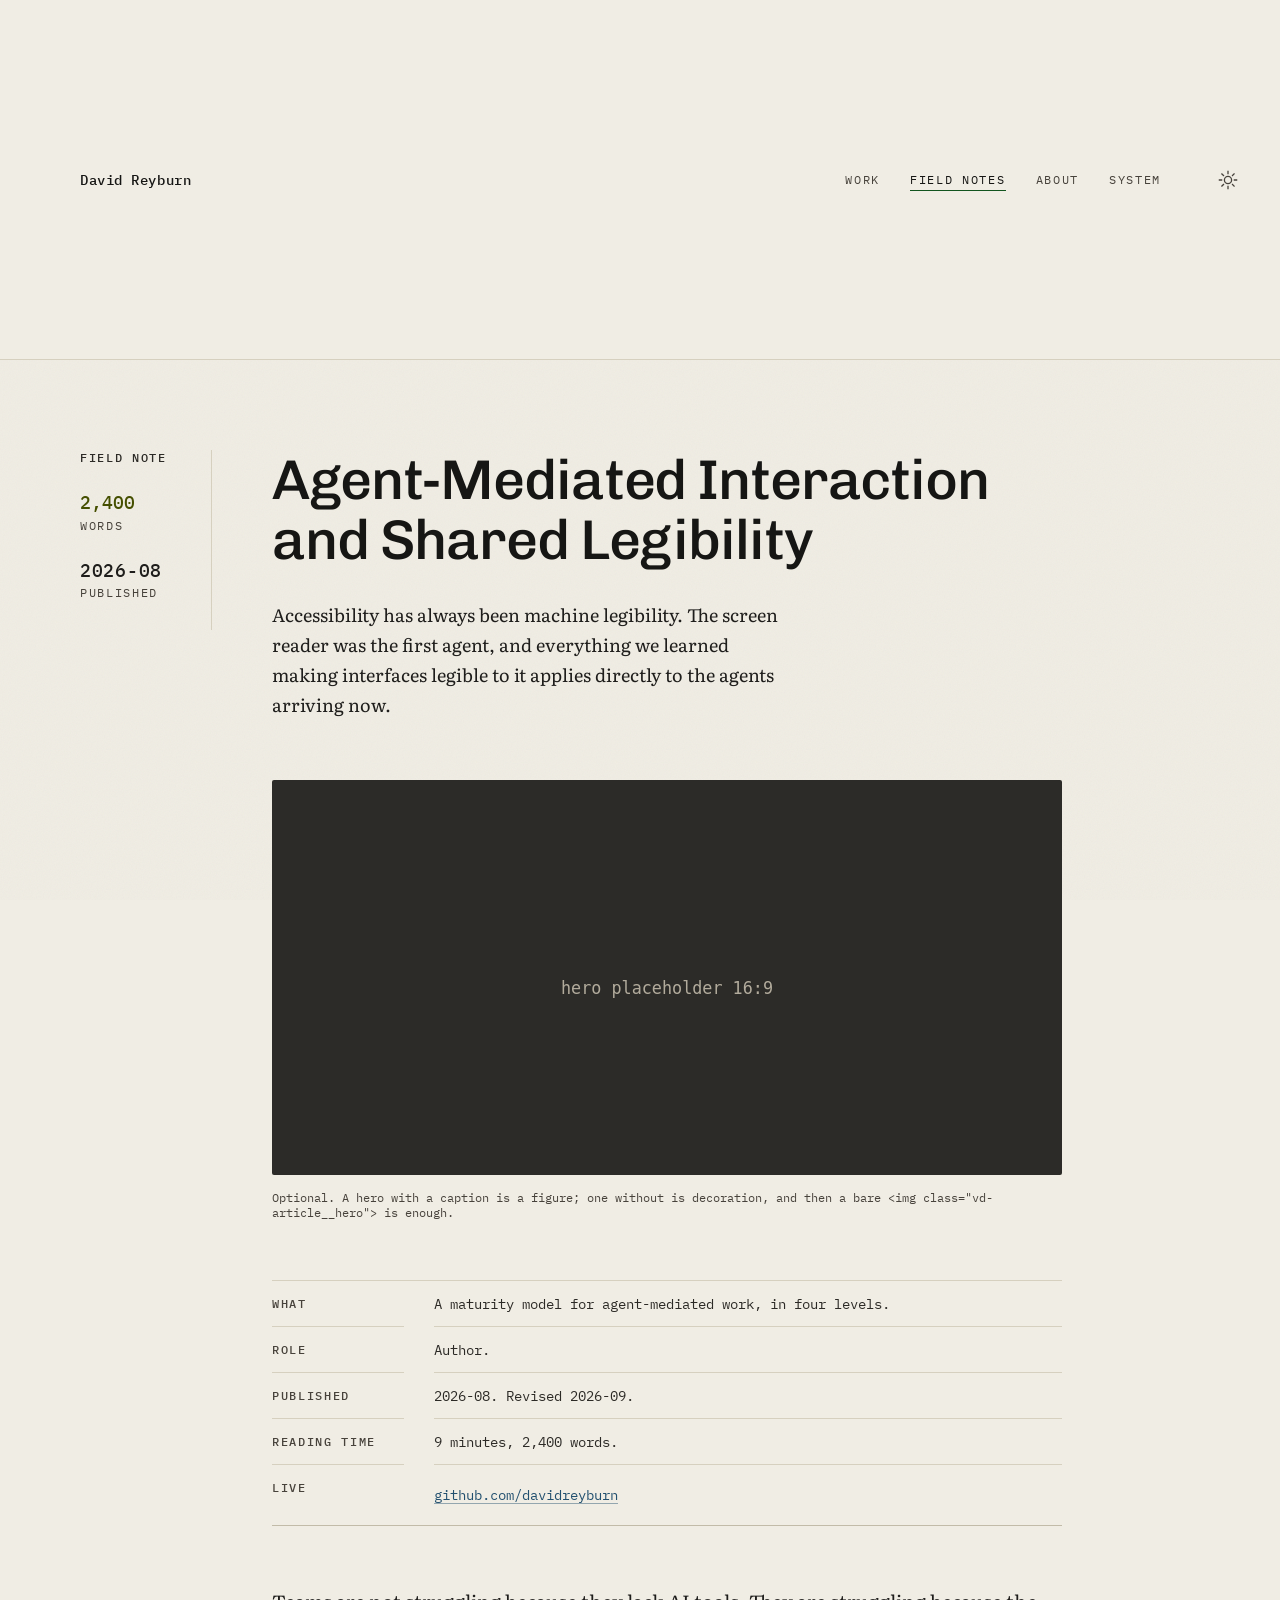
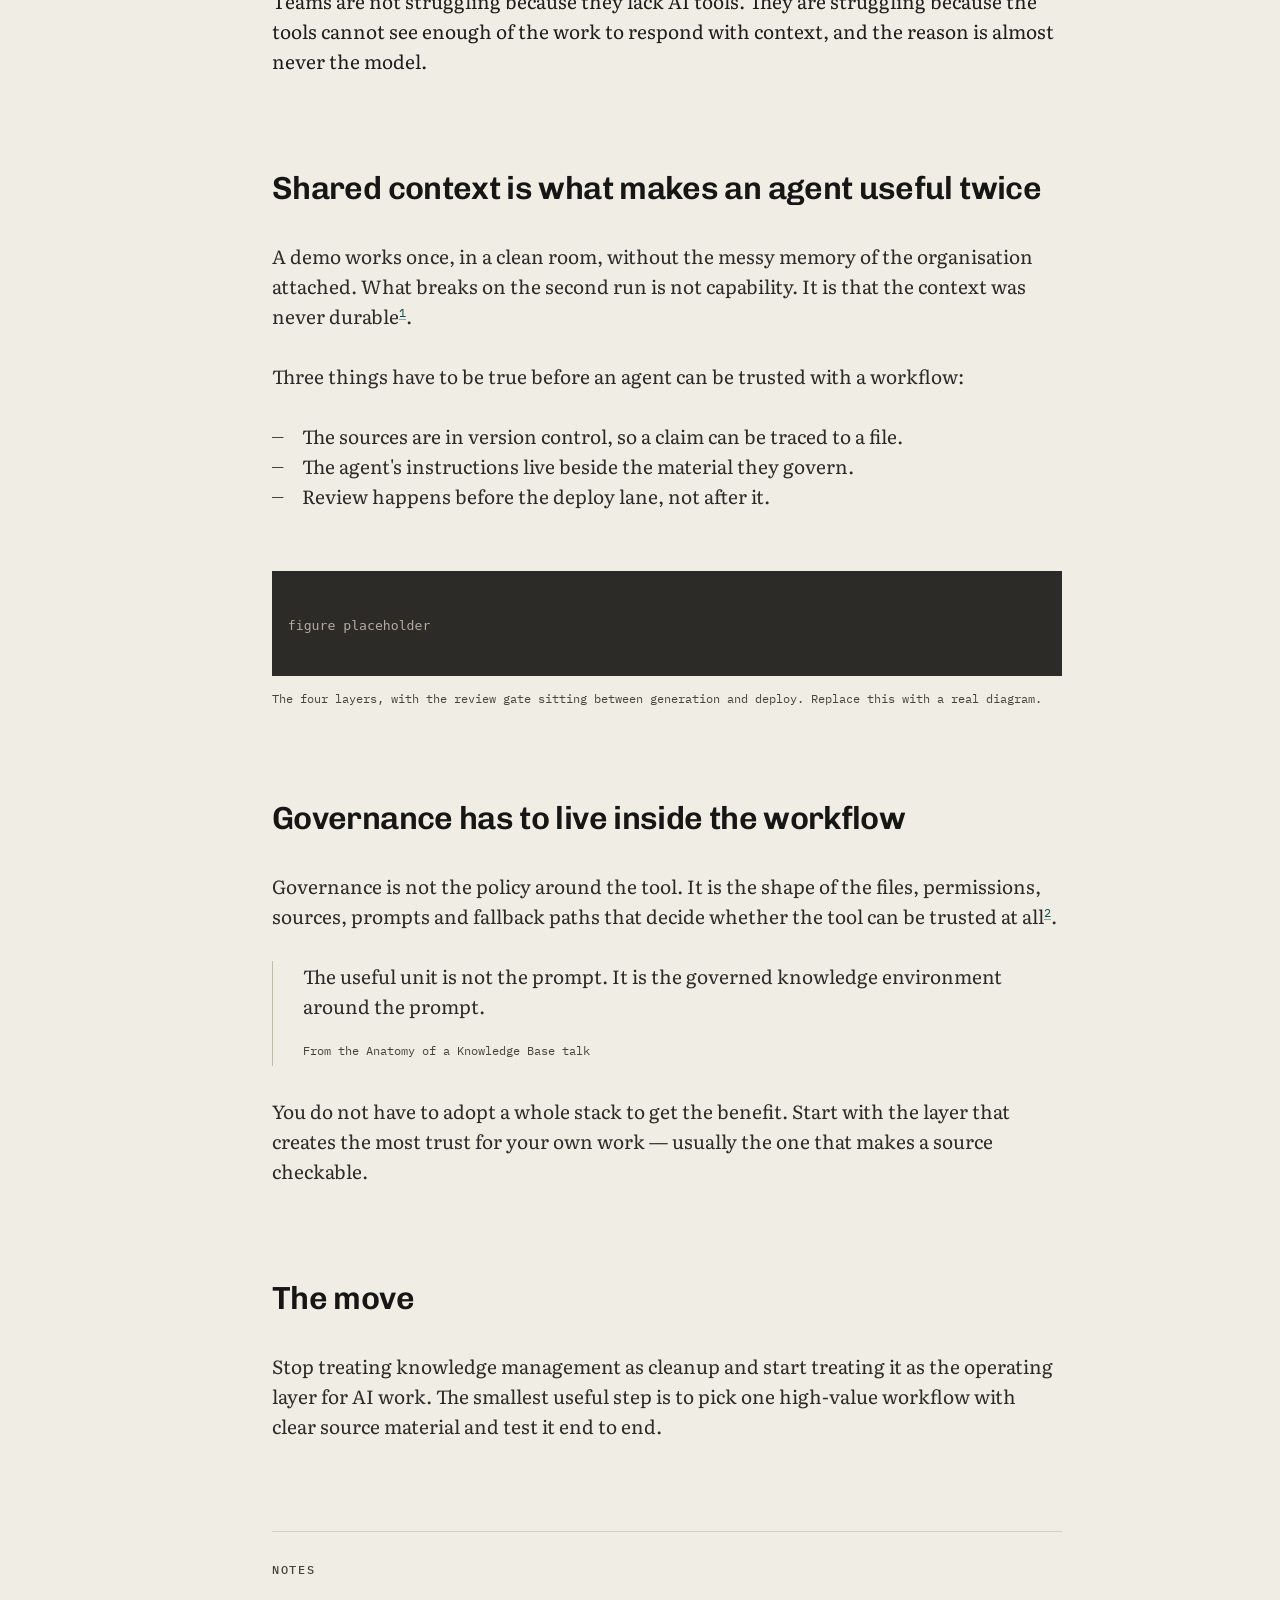
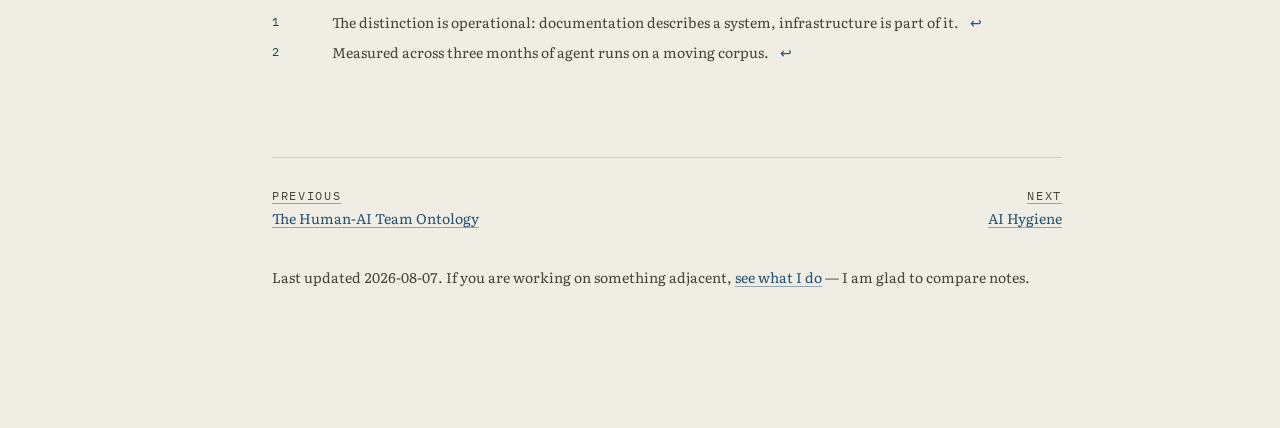
<file: reader.html>
<!doctype html>
<html lang="en">
<head>
<meta charset="utf-8">
<meta name="viewport" content="width=device-width,initial-scale=1">
<title>Agent-Mediated Interaction and Shared Legibility — David Reyburn</title>
<meta name="description" content="Accessibility has always been machine legibility. The screen reader was the first agent, and what we learned making interfaces legible to it applies to the agents arriving now.">

<!-- READER TEMPLATE. One shape serves case studies and Field Notes — they
     differ in content, not in structure. Copy this and replace the content.

     Settled in Calibration 06 §03:
       · metadata in the rail, header carries only the argument
       · no topolang field — this is a page for sustained reading
       · endnotes, not sidenotes: the rail is taken, and below 860px
         sidenotes would have to become endnotes anyway
       · figures are bare — a caption, not a frame
       · end matter is previous/next, a contact line, and last-updated -->

<meta name="color-scheme" content="dark light">
<script>
try{var t=localStorage.getItem('verdigris-theme');
    if(t==='light'||t==='dark')document.documentElement.setAttribute('data-theme',t);}
catch(e){}
</script>
<!-- SPECIMEN. noindex keeps this out of search as a thin duplicate of the
     pages it seeds. It is deliberately NOT blocked in robots.txt: a page
     blocked there is never fetched, so this tag would never be read and the
     URL could still be indexed from a link. Crawling must stay allowed for
     noindex to do anything.

     A copy of this file DELETES the noindex and replaces every value below
     with its own. -->
<meta name="robots" content="noindex">
<link rel="icon" href="/favicon.svg" type="image/svg+xml">
<link rel="icon" href="/favicon.ico" sizes="32x32">
<link rel="apple-touch-icon" href="/apple-touch-icon.png">
<link rel="canonical" href="https://dreyburn.com/notes/&lt;slug&gt;.html">
<!-- Absolute URLs throughout: a relative og:image is ignored by every
     crawler that reads it. See AGENTS.md, Building a page. -->
<meta property="og:type" content="article">
<meta property="og:url" content="https://dreyburn.com/notes/&lt;slug&gt;.html">
<meta property="og:title" content="The page title, without the — David Reyburn suffix">
<meta property="og:description" content="The same sentence as meta name=description above.">
<!-- A PER-ARTICLE CARD. Every piece points at its own og:image; the site
     card is the fallback, not the default. Draw one with tools/og.html —
     ?title=&meta=&image=&focus= — and save it beside the article. The
     harness takes the same picture and the same focus as the hero below,
     so the card and the page crop it the same way.

     An article with no picture still passes image= nothing: the harness
     fills the panel with the field and the card is still branded.

     The version query string must move with the image. Cloudflare caches this, crawlers
     cache it harder, and an og:image that 200s from cache after you have
     replaced the file is the single most common way a share looks stale. -->
<meta property="og:image" content="https://dreyburn.com/notes/og-&lt;slug&gt;.png?v=2.7.2">
<meta property="og:image:width" content="1200">
<meta property="og:image:height" content="630">
<meta property="og:image:alt" content="The article title, set over its hero image.">
<meta property="og:site_name" content="David Reyburn">
<meta name="twitter:card" content="summary_large_image">
<link rel="stylesheet" href="verdigris/verdigris.css?v=2.7.2">
<link rel="stylesheet" href="verdigris/print.css?v=2.7.2">
<script src="verdigris/verdigris.js?v=2.7.2" defer></script>
<script src="verdigris/audit.js?v=2.7.2" defer></script>
</head>
<body>
<a class="vd-skip" href="#main">Skip to content</a>

<vd-nav>
  <div class="vd-nav__inner">
    <a class="vd-nav__mark" href="index.html">David Reyburn</a>
    <ul class="vd-nav__list">
      <li><a href="index.html#work">Work</a></li>
      <li><a href="index.html#notes" aria-current="true">Field Notes</a></li>
      <li><a href="index.html#about">About</a></li>
      <li><a href="docs/">System</a></li>
    </ul>
    <vd-theme-toggle></vd-theme-toggle>
  </div>
</vd-nav>

<main id="main" class="vd-page vd-article">
  <article class="vd-section">
    <div class="vd-spread">

      <!-- The rail carries what the document IS. The header carries what it
           argues. Same convention as the home page: category in the rail,
           the specific thing in the heading. -->
      <div class="vd-spread__rail">
        <span class="vd-label">Field Note</span>
        <div class="vd-readout">
          <span class="vd-readout__value">2,400</span>
          <span class="vd-readout__key">Words</span>
        </div>
        <div class="vd-readout">
          <!-- A date is not a quantity, so it does not take the data colour.
               --vd-readout__value--grade is the achromatic variant. -->
          <span class="vd-readout__value vd-readout__value--grade">
            <time datetime="2026-08">2026-08</time>
          </span>
          <span class="vd-readout__key">Published</span>
        </div>
      </div>

      <div class="vd-spread__body">
        <h1 class="vd-article__title">Agent-Mediated Interaction and Shared Legibility</h1>
        <p class="vd-article__dek">Accessibility has always been machine legibility. The screen
          reader was the first agent, and everything we learned making interfaces legible to it
          applies directly to the agents arriving now.</p>

        <!-- THE HERO. OPTIONAL — delete the block and the article is correct
             without it. It sits after the dek so the piece still opens on
             words: a reader who followed a link wants to know they are in
             the right place before they are shown a picture.

             .vd-article__hero fixes the height and crops with object-fit,
             so a portrait source and a panorama produce the same band and
             the page below does not move. --vd-hero-focus is where you say
             what part of the picture survives that crop; it takes the same
             two values as object-position, and the same pair goes to
             tools/og.html as ?focus= so the card agrees with the page.

             width and height are on the img despite the CSS overriding
             both. They are the aspect ratio the browser reserves space
             from, and without them the hero lands as a 0px band and shoves
             the essay down when the file arrives.

             No loading="lazy" here — the hero is above the fold by
             definition, and lazy on an LCP element delays the thing the
             score is measured against. -->
        <vd-figure class="vd-article__hero" expandable style="--vd-hero-focus:50% 35%">
          <img alt="" width="1600" height="900"
               src="data:image/svg+xml;charset=utf-8,%3Csvg%20xmlns%3D'http%3A%2F%2Fwww.w3.org%2F2000%2Fsvg'%20width%3D'1600'%20height%3D'900'%3E%3Crect%20width%3D'1600'%20height%3D'900'%20fill%3D'%232c2b28'%2F%3E%3Ctext%20x%3D'50%25'%20y%3D'52%25'%20fill%3D'%23B2AB9C'%20text-anchor%3D'middle'%20font-family%3D'monospace'%20font-size%3D'34'%3Ehero%20placeholder%2016%3A9%3C%2Ftext%3E%3C%2Fsvg%3E">
          <figcaption>Optional. A hero with a caption is a figure; one without is
            decoration, and then a bare &lt;img class="vd-article__hero"&gt; is enough.</figcaption>
        </vd-figure>

        <!-- THE MASTHEAD. A plain <dl> in .vd-prose renders its values in the
             reading face at reading size, which is right for a glossary and
             wrong for metadata: it reads as the first section of the essay
             rather than as the card in front of it. .vd-article__meta puts
             the values in mono at half leading with a rule under each row,
             so it is scanned rather than read.

             The rule under the block is load-bearing twice: it bounds the
             metadata, and it is the line the reader crosses into the essay. -->
        <dl class="vd-article__meta">
          <dt>What</dt>
          <dd>A maturity model for agent-mediated work, in four levels.</dd>
          <dt>Role</dt>
          <dd>Author.</dd>
          <dt>Published</dt>
          <dd>2026-08. Revised 2026-09.</dd>
          <dt>Reading time</dt>
          <dd>9 minutes, 2,400 words.</dd>
          <!-- A LINKED value. Exercised here on purpose: an inline anchor in
               a mono row is about 18px tall, under the 24px that 2.5.8 asks
               for, and a masthead is exactly where a repo, a DOI or a live
               URL wants to go. .vd-article__meta dd a carries the height. -->
          <dt>Live</dt>
          <!-- data-print-as="" suppresses the printed destination. print.css
               appends " <href>" to every external link, which is right when
               the link text is a phrase and redundant when the link text is
               already the address — as here. A short form goes in the value:
               data-print-as="github.com/name". -->
          <dd><a href="https://github.com/davidreyburn"
                 data-print-as="">github.com/davidreyburn</a></dd>
        </dl>

        <div class="vd-article__body vd-prose">
          <p>Teams are not struggling because they lack AI tools. They are struggling because the
            tools cannot see enough of the work to respond with context, and the reason is almost
            never the model.</p>

          <h2>Shared context is what makes an agent useful twice</h2>
          <p>A demo works once, in a clean room, without the messy memory of the organisation
            attached. What breaks on the second run is not capability. It is that the context was
            never durable<a class="vd-cite" href="#note-1" id="ref-1">1</a>.</p>

          <p>Three things have to be true before an agent can be trusted with a workflow:</p>
          <ul>
            <li>The sources are in version control, so a claim can be traced to a file.</li>
            <li>The agent's instructions live beside the material they govern.</li>
            <li>Review happens before the deploy lane, not after it.</li>
          </ul>

          <!-- Figures are BARE — no frame. What makes this a figure rather than
               an image is the caption.

               `expandable` is OPT-IN, and that is the point of it being an
               attribute rather than a default: the article slots crop
               (.vd-article__hero to 2:1, the mobile thumbnail to 16:9), and
               this is where a reader sees the whole frame. A diagram already
               at full width gains nothing from it, and turning every figure
               into a control would add a tab stop to every page at once.

               No JS, no problem: the figure renders exactly as it does here
               and the attribute does nothing. -->
          <vd-figure expandable>
            <img alt="Four layers: source files, indexing, agent instructions, and a review gate before deploy."
                 width="900" height="120"
                 src="data:image/svg+xml;charset=utf-8,%3Csvg%20xmlns%3D'http%3A%2F%2Fwww.w3.org%2F2000%2Fsvg'%20width%3D'900'%20height%3D'120'%3E%3Crect%20width%3D'900'%20height%3D'120'%20fill%3D'%232c2b28'%2F%3E%3Ctext%20x%3D'18'%20y%3D'68'%20fill%3D'%23B2AB9C'%20font-family%3D'monospace'%20font-size%3D'15'%3Efigure%20placeholder%3C%2Ftext%3E%3C%2Fsvg%3E">
            <figcaption>The four layers, with the review gate sitting between generation and
              deploy. Replace this with a real diagram.</figcaption>
          </vd-figure>

          <h2>Governance has to live inside the workflow</h2>
          <p>Governance is not the policy around the tool. It is the shape of the files,
            permissions, sources, prompts and fallback paths that decide whether the tool can be
            trusted at all<a class="vd-cite" href="#note-2" id="ref-2">2</a>.</p>

          <blockquote>
            The useful unit is not the prompt. It is the governed knowledge environment around
            the prompt.
            <cite>From the Anatomy of a Knowledge Base talk</cite>
          </blockquote>

          <p>You do not have to adopt a whole stack to get the benefit. Start with the layer that
            creates the most trust for your own work — usually the one that makes a source
            checkable.</p>

          <h2>The move</h2>
          <p>Stop treating knowledge management as cleanup and start treating it as the operating
            layer for AI work. The smallest useful step is to pick one high-value workflow with
            clear source material and test it end to end.</p>
        </div>

        <!-- ENDNOTES. The back-link is the point of an endnote over an aside:
             a reader sent down here has to be able to return. :target makes
             the arrival visible. -->
        <section class="vd-notes" aria-labelledby="notes-h">
          <h2 id="notes-h" class="vd-label">Notes</h2>
          <ol class="vd-notes__list" style="margin-top:var(--vd-space-1)">
            <li id="note-1">The distinction is operational: documentation describes a system,
              infrastructure is part of it.
              <a class="vd-notes__back" href="#ref-1" aria-label="Back to reference 1">↩</a></li>
            <li id="note-2">Measured across three months of agent runs on a moving corpus.
              <a class="vd-notes__back" href="#ref-2" aria-label="Back to reference 2">↩</a></li>
          </ol>
        </section>

        <footer class="vd-endmatter">
          <nav class="vd-endmatter__nav" aria-label="Other writing">
            <a href="#">
              <span class="vd-endmatter__dir">Previous</span>
              The Human-AI Team Ontology
            </a>
            <a href="#" style="text-align:right">
              <span class="vd-endmatter__dir">Next</span>
              AI Hygiene
            </a>
          </nav>
          <p class="vd-endmatter__note">
            Last updated <time datetime="2026-08-07">2026-08-07</time>. If you are working on
            something adjacent, <a href="resume.html">see what I do</a> — I am glad to compare
            notes.
          </p>
        </footer>
      </div>
    </div>
  </article>
</main>

<vd-footer>
  <div class="vd-footer__inner">
    <div>
      <span class="vd-label">Elsewhere</span>
      <ul style="list-style:none;margin:var(--vd-space-h) 0 0;padding:0;
                 display:flex;gap:var(--vd-space-1);flex-wrap:wrap">
        <li><a class="vd-tag" href="https://github.com/davidreyburn">GitHub</a></li>
        <li><a class="vd-tag" href="https://www.linkedin.com/in/davidreyburn">LinkedIn</a></li>
        <li><a class="vd-tag" href="docs/">Design system</a></li>
        <li><a class="vd-tag" href="resume.html">Résumé</a></li>
      </ul>
    </div>
    <div class="vd-footer__sig">
      <b>David Reyburn</b><br>
      a studio practice by Chives<br>
      built on Verdigris · AAA · ink and paper
    </div>
  </div>
</vd-footer>
</body>
</html>
</file>
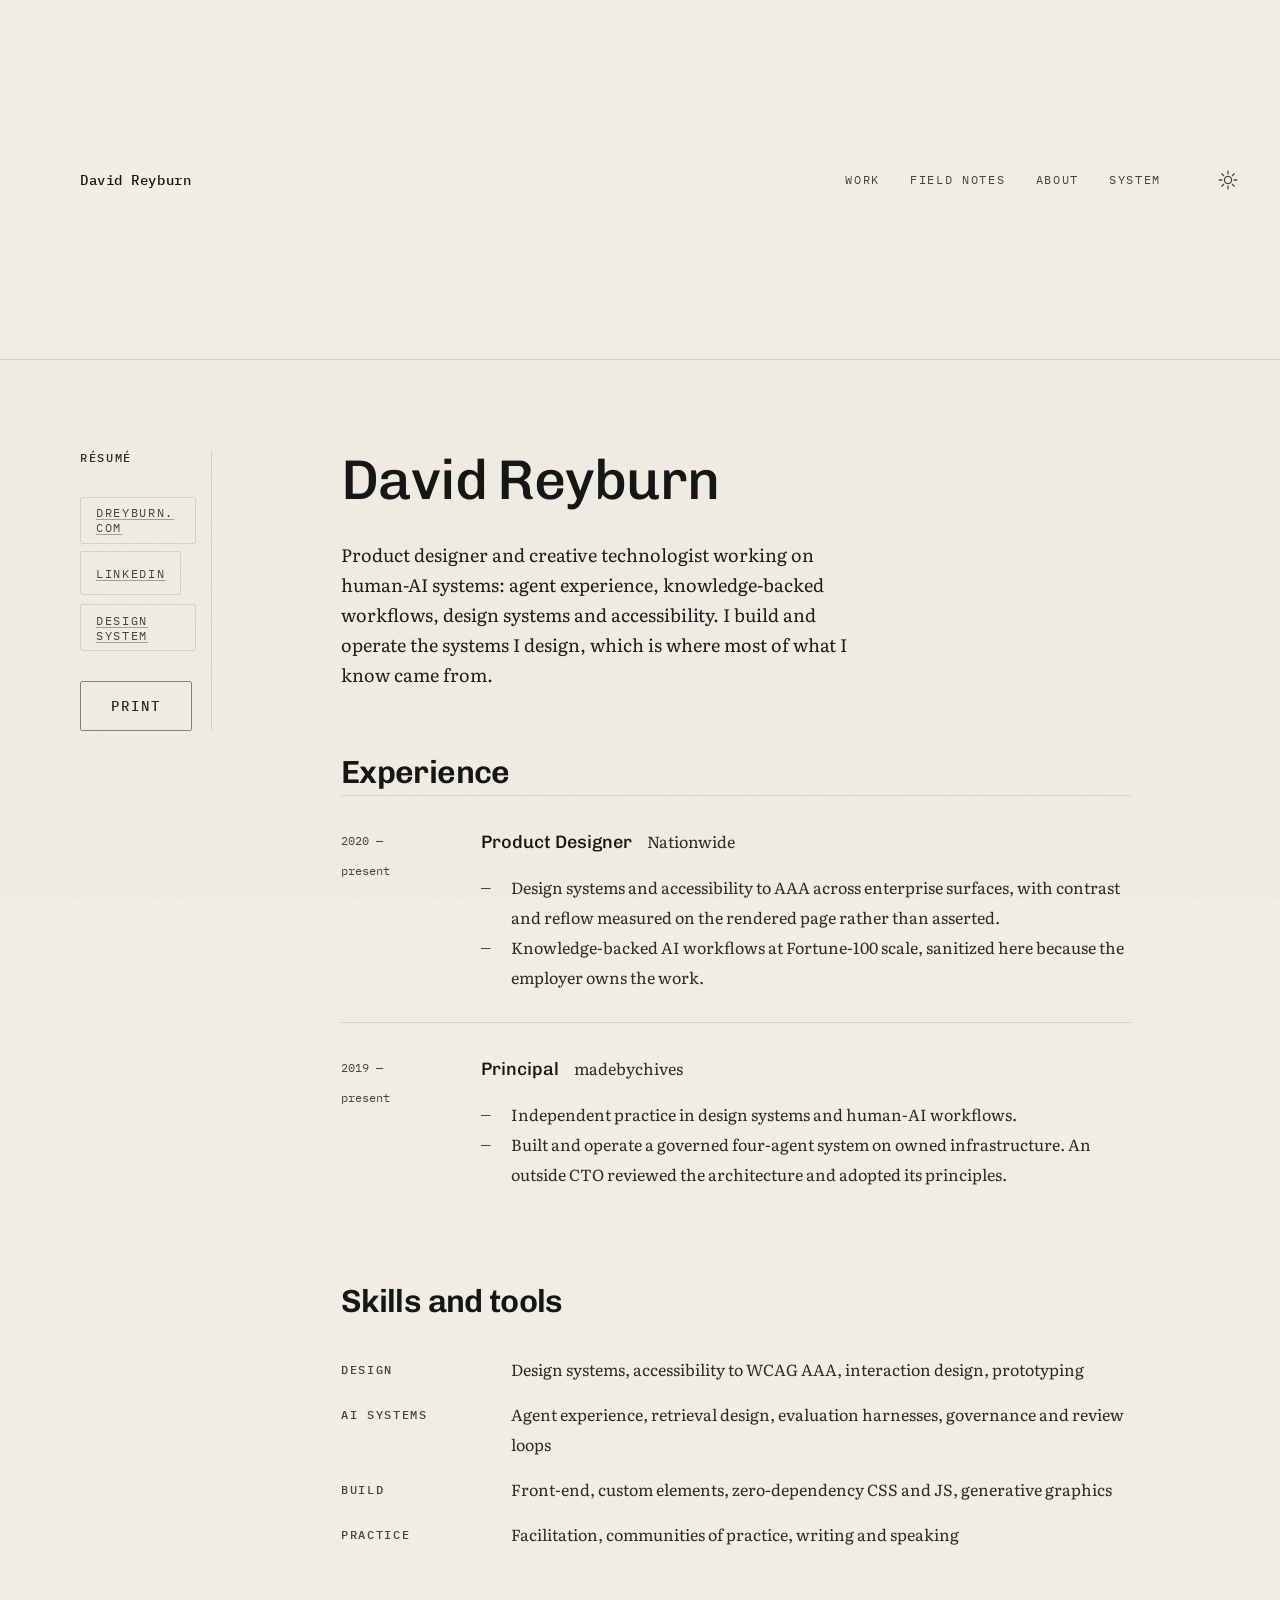
<file: resume.html>
<!doctype html>
<html lang="en">
<head>
<meta charset="utf-8">
<meta name="viewport" content="width=device-width,initial-scale=1">
<title>David Reyburn — Résumé</title>
<meta name="description" content="Product designer and creative technologist working on human-AI systems: agent experience, knowledge-backed workflows, design systems, and accessibility.">

<!-- RESUME. The one page in this system where PRINT is the deliverable and the
     screen is the courtesy. Ctrl/Cmd+P is the download.

     Settled in Calibration 06 §04 and §05:
       · date column, content column — every date on the same left edge, so
         the shape of a career is visible in one pass
       · three sections: a positioning statement, experience, skills
       · site and LinkedIn only. NO email on the page, screen or print —
         this is public and scrapable
       · link destinations are NOT printed here, unlike everywhere else on
         the site: every bullet would carry a URL. See print.css
       · one page, enforced by what is written rather than by CSS

     The .vd-resume class on <main> is what print.css targets for the
     page-scoped exceptions. Do not remove it. -->

<meta name="color-scheme" content="dark light">
<script>
try{var t=localStorage.getItem('verdigris-theme');
    if(t==='light'||t==='dark')document.documentElement.setAttribute('data-theme',t);}
catch(e){}
</script>
<link rel="icon" href="/favicon.svg" type="image/svg+xml">
<link rel="icon" href="/favicon.ico" sizes="32x32">
<link rel="apple-touch-icon" href="/apple-touch-icon.png">
<link rel="canonical" href="https://dreyburn.com/resume.html">
<!-- Absolute URLs throughout: a relative og:image is ignored by every
     crawler that reads it. See AGENTS.md, Building a page. -->
<meta property="og:type" content="website">
<meta property="og:url" content="https://dreyburn.com/resume.html">
<meta property="og:title" content="David Reyburn — Résumé">
<meta property="og:description" content="Product designer and creative technologist working on human-AI systems: agent experience, knowledge-backed workflows, design systems, and accessibility.">
<meta property="og:image" content="https://dreyburn.com/og.png?v=2.7.2">
<meta property="og:image:width" content="1200">
<meta property="og:image:height" content="630">
<meta property="og:site_name" content="David Reyburn">
<meta name="twitter:card" content="summary_large_image">
<link rel="stylesheet" href="verdigris/verdigris.css?v=2.7.2">
<link rel="stylesheet" href="verdigris/print.css?v=2.7.2">
<script src="verdigris/verdigris.js?v=2.7.2" defer></script>
<script src="verdigris/audit.js?v=2.7.2" defer></script>
</head>
<body>
<a class="vd-skip" href="#main">Skip to content</a>

<vd-nav>
  <div class="vd-nav__inner">
    <a class="vd-nav__mark" href="index.html">David Reyburn</a>
    <ul class="vd-nav__list">
      <li><a href="index.html#work">Work</a></li>
      <li><a href="index.html#notes">Field Notes</a></li>
      <li><a href="index.html#about">About</a></li>
      <li><a href="docs/">System</a></li>
    </ul>
    <vd-theme-toggle></vd-theme-toggle>
  </div>
</vd-nav>

<main id="main" class="vd-page vd-resume">
  <section class="vd-section">
    <div class="vd-spread">

      <div class="vd-spread__rail">
        <span class="vd-label">Résumé</span>
        <!-- Site and LinkedIn only. No email, on screen or on paper. -->
        <!-- .vd-tag, not bare anchors. A standalone link is not covered by
             2.5.8's inline exception, and as inline anchors these measured
             86x15 — a real AA failure the audit caught. .vd-tag carries the
             padding that makes each one a genuine target. -->
        <ul style="list-style:none;margin:var(--vd-space-1) 0 0;padding:0;
                   display:flex;flex-direction:column;align-items:flex-start;
                   gap:var(--vd-space-q)">
          <!-- data-print-as is the short form the PRINT stylesheet uses in
               place of the raw href. `linkedin.com/in/davidreyburn` says
               everything the full URL says and reads like a line of type
               rather than a string; without it the contact line under the
               name is the ugliest thing on the sheet. Screen is unaffected. -->
          <!-- An EMPTY data-print-as suppresses the printed destination. The
               label is already the address; printing it again says it twice. -->
          <li><a class="vd-tag" href="https://dreyburn.com"
                 data-print-as="">dreyburn.com</a></li>
          <li><a class="vd-tag" href="https://www.linkedin.com/in/davidreyburn"
                 data-print-as="linkedin.com/in/davidreyburn">LinkedIn</a></li>
          <li><a class="vd-tag" href="docs/">Design system</a></li>
        </ul>
        <!-- The button is authored `hidden` and verdigris.js unhides it, so
             script-off gets the instruction rather than a dead control. The
             instruction carries data-vd-print-alt, which the same handler
             hides once the real button exists. Only one ever shows.

             Labelled "Print", not "Print / Save PDF": the rail's content box
             is 117px and the longer label wrapped to three lines, making a
             147px-tall button. A rail is a narrow column and it is the wrong
             place for a control with a sentence on it — an action row in the
             content column is the better home, and is where this one belongs
             on a real résumé. -->
        <button class="vd-btn" type="button" data-vd-print hidden
                style="margin-top:var(--vd-space-1)">Print</button>
        <p class="vd-endmatter__note" data-vd-print-alt style="margin-top:var(--vd-space-1)">
          Print or save as PDF with Ctrl&thinsp;+&thinsp;P.
        </p>
      </div>

      <div class="vd-spread__body">
        <h1 class="vd-article__title">David Reyburn</h1>

        <!-- The positioning statement. Three lines saying what and for whom. -->
        <p class="vd-article__dek">Product designer and creative technologist working on human-AI
          systems: agent experience, knowledge-backed workflows, design systems and accessibility.
          I build and operate the systems I design, which is where most of what I know came from.</p>

        <h2 style="margin-top:var(--vd-space-2)">Experience</h2>

        <div class="vd-role">
          <div class="vd-role__when">2020 —<br>present</div>
          <div>
            <div class="vd-role__head">
              <span class="vd-role__title">Product Designer</span>
              <span class="vd-role__org">Nationwide</span>
            </div>
            <div class="vd-role__body vd-prose">
              <ul>
                <li>Design systems and accessibility to AAA across enterprise surfaces, with
                  contrast and reflow measured on the rendered page rather than asserted.</li>
                <li>Knowledge-backed AI workflows at Fortune-100 scale, sanitized here because
                  the employer owns the work.</li>
              </ul>
            </div>
          </div>
        </div>

        <div class="vd-role">
          <div class="vd-role__when">2019 —<br>present</div>
          <div>
            <div class="vd-role__head">
              <span class="vd-role__title">Principal</span>
              <span class="vd-role__org">madebychives</span>
            </div>
            <div class="vd-role__body vd-prose">
              <ul>
                <li>Independent practice in design systems and human-AI workflows.</li>
                <li>Built and operate a governed four-agent system on owned infrastructure. An
                  outside CTO reviewed the architecture and adopted its principles.</li>
              </ul>
            </div>
          </div>
        </div>

        <h2 style="margin-top:var(--vd-space-2)">Skills and tools</h2>
        <div class="vd-prose" style="margin-top:var(--vd-space-1)">
          <dl>
            <dt>Design</dt>
            <dd>Design systems, accessibility to WCAG AAA, interaction design, prototyping</dd>
            <dt>AI systems</dt>
            <dd>Agent experience, retrieval design, evaluation harnesses, governance and review
              loops</dd>
            <dt>Build</dt>
            <dd>Front-end, custom elements, zero-dependency CSS and JS, generative graphics</dd>
            <dt>Practice</dt>
            <dd>Facilitation, communities of practice, writing and speaking</dd>
          </dl>
        </div>
      </div>
    </div>
  </section>
</main>

<vd-footer>
  <div class="vd-footer__inner">
    <div>
      <span class="vd-label">Elsewhere</span>
      <ul style="list-style:none;margin:var(--vd-space-h) 0 0;padding:0;
                 display:flex;gap:var(--vd-space-1);flex-wrap:wrap">
        <li><a class="vd-tag" href="https://github.com/davidreyburn">GitHub</a></li>
        <li><a class="vd-tag" href="https://www.linkedin.com/in/davidreyburn">LinkedIn</a></li>
        <li><a class="vd-tag" href="docs/">Design system</a></li>
      </ul>
    </div>
    <div class="vd-footer__sig">
      <b>David Reyburn</b><br>
      a studio practice by Chives<br>
      built on Verdigris · AAA · ink and paper
    </div>
  </div>
</vd-footer>
</body>
</html>
</file>
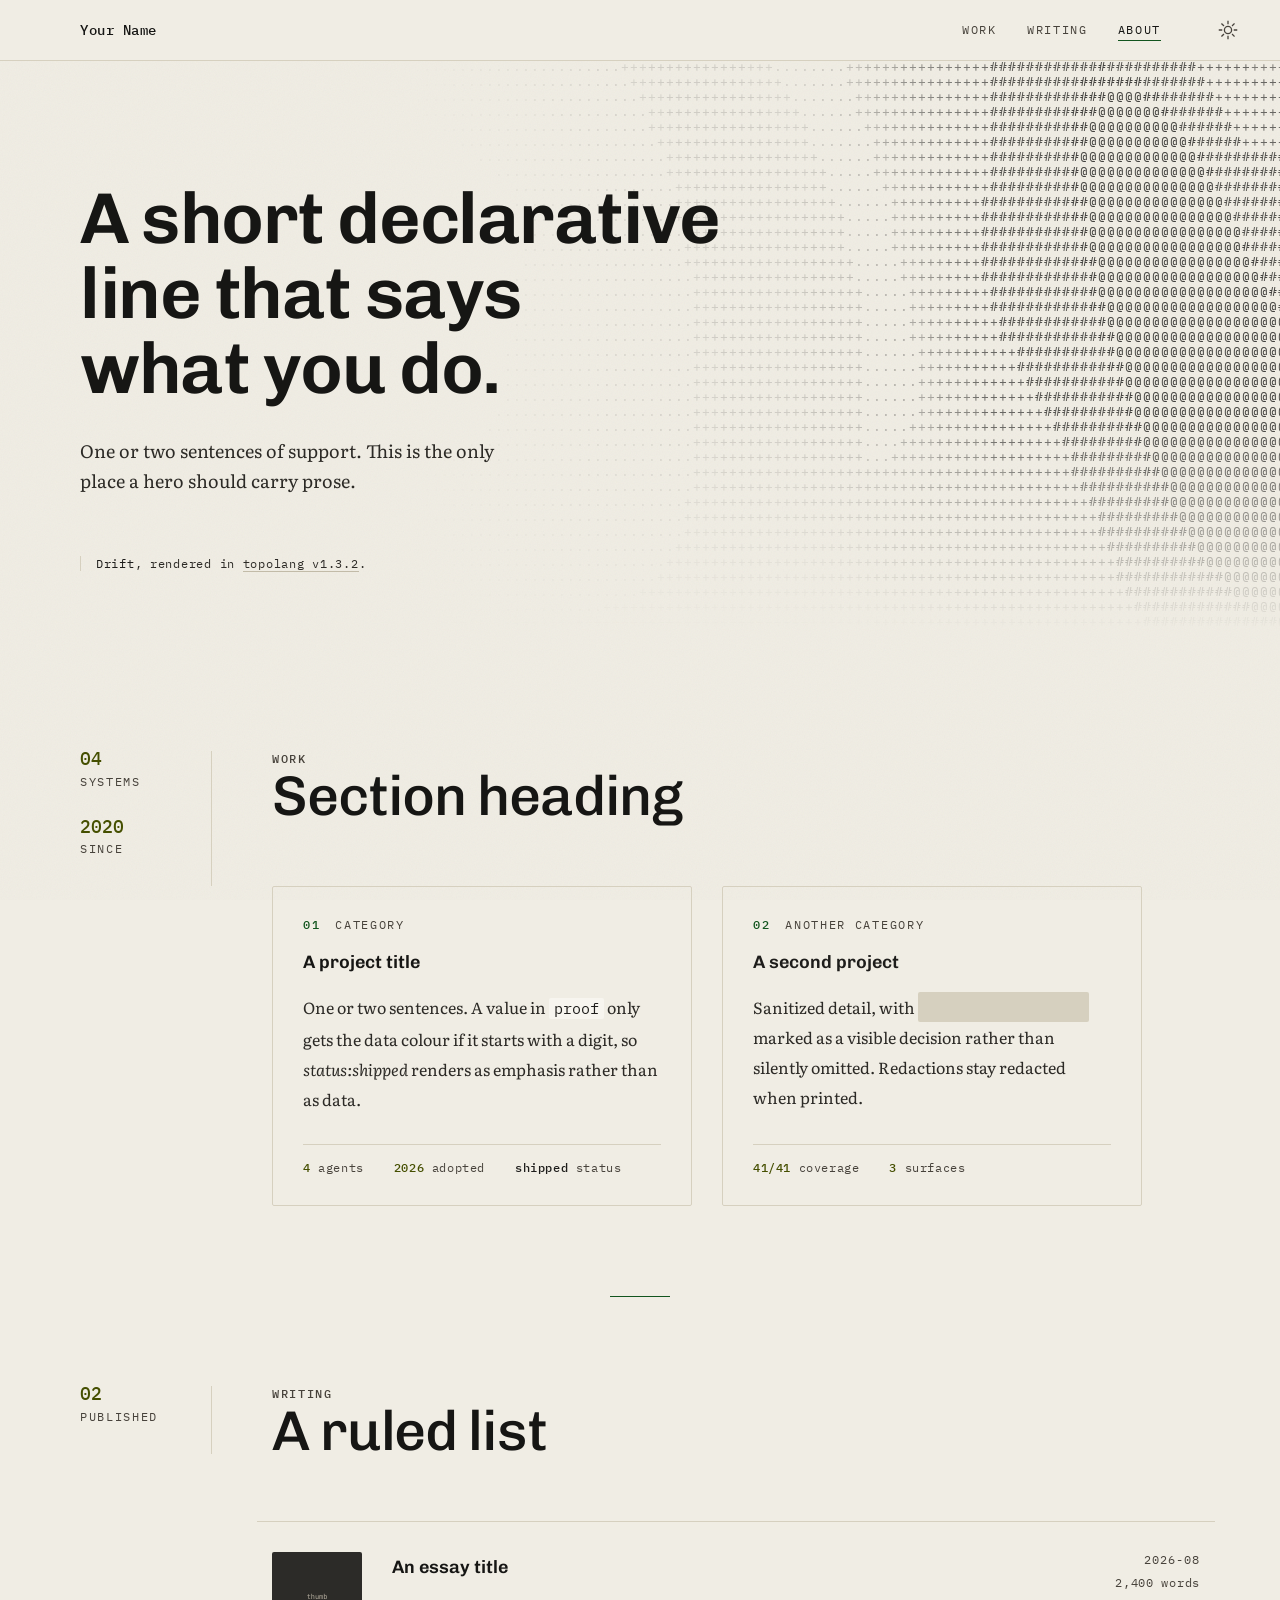
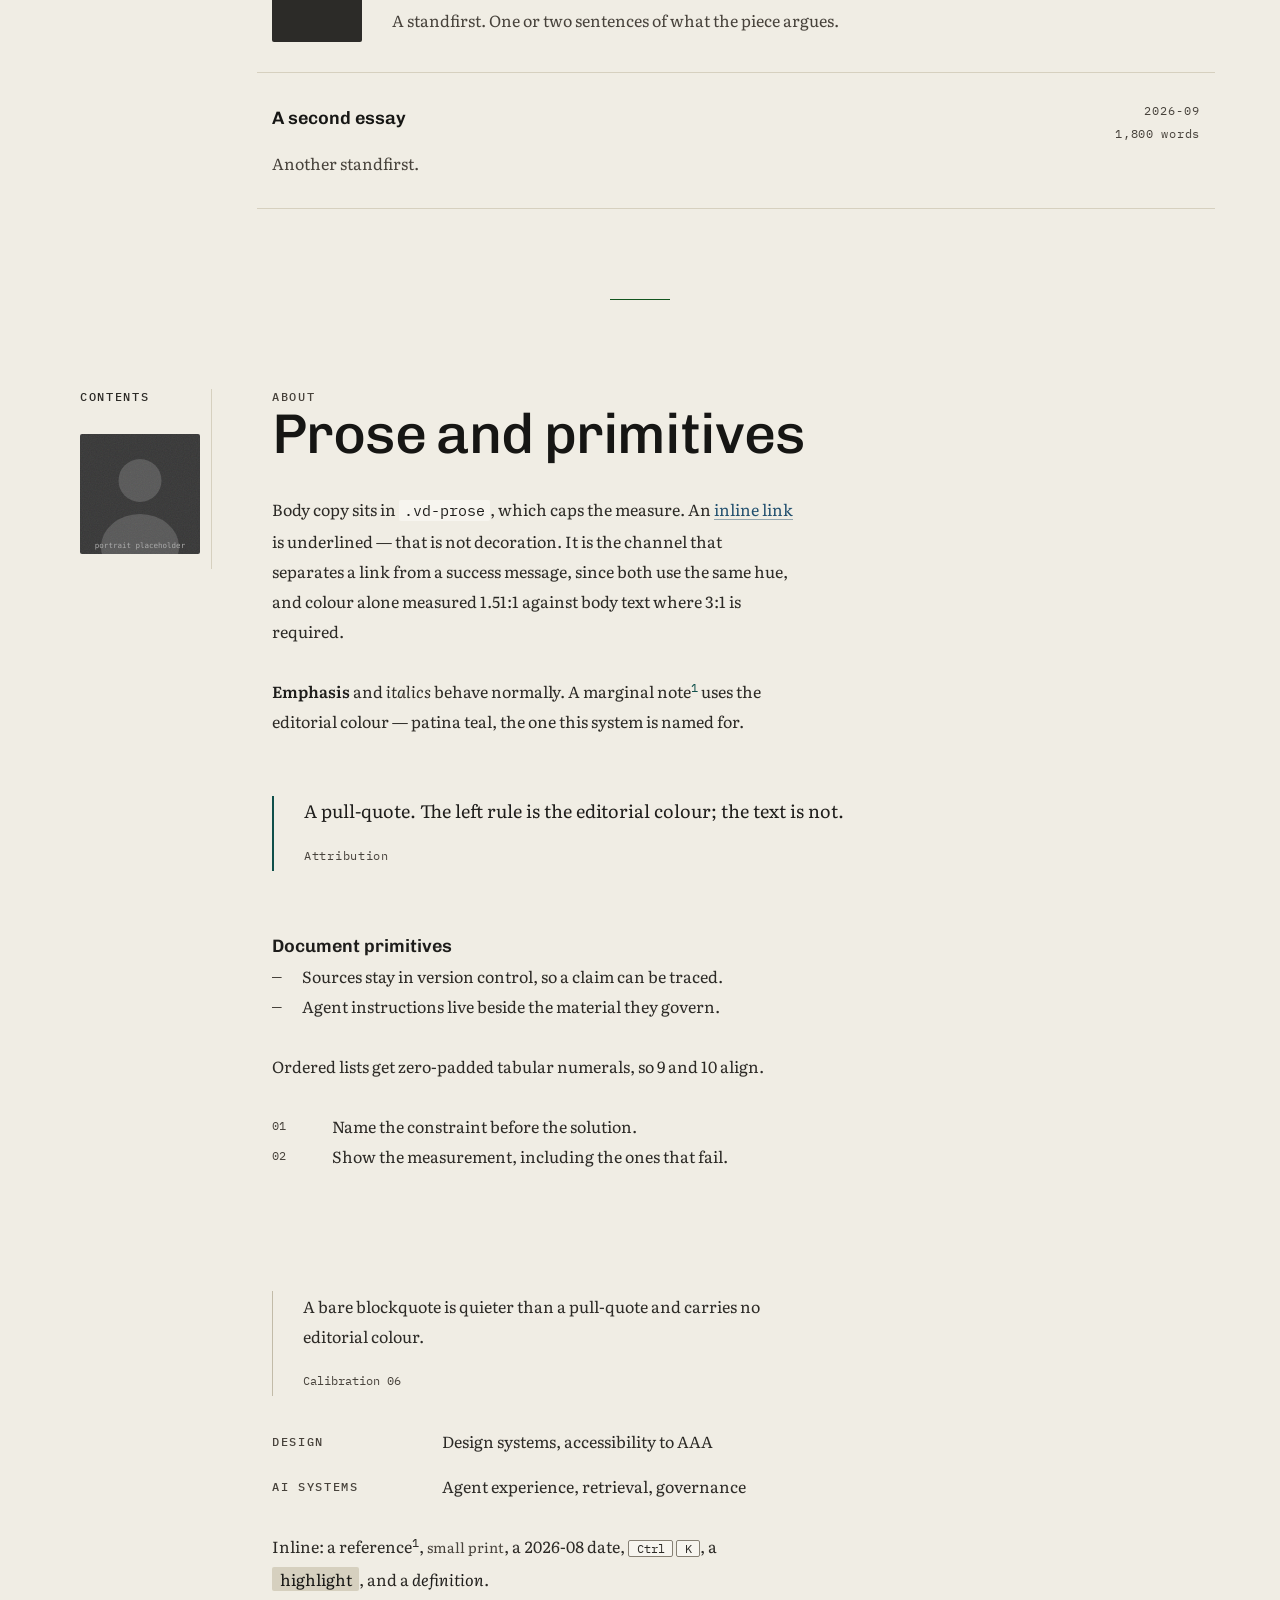
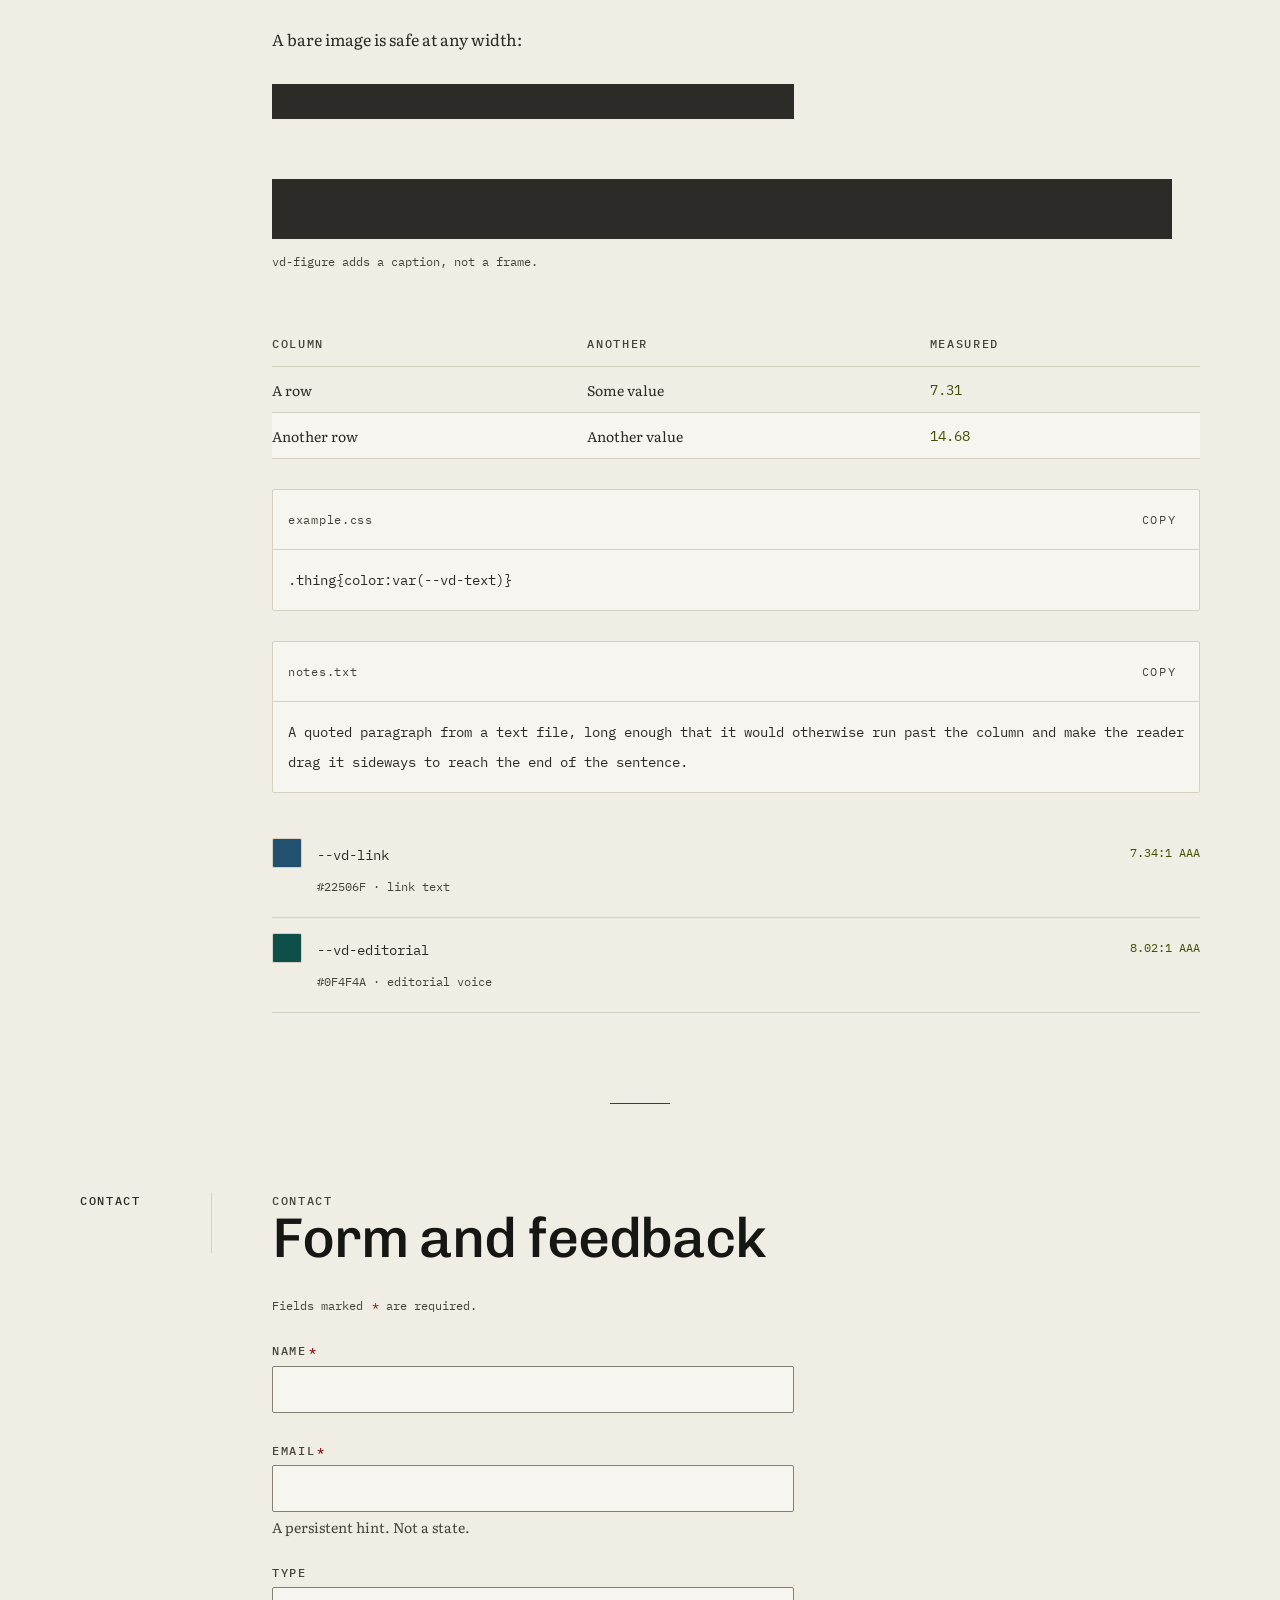
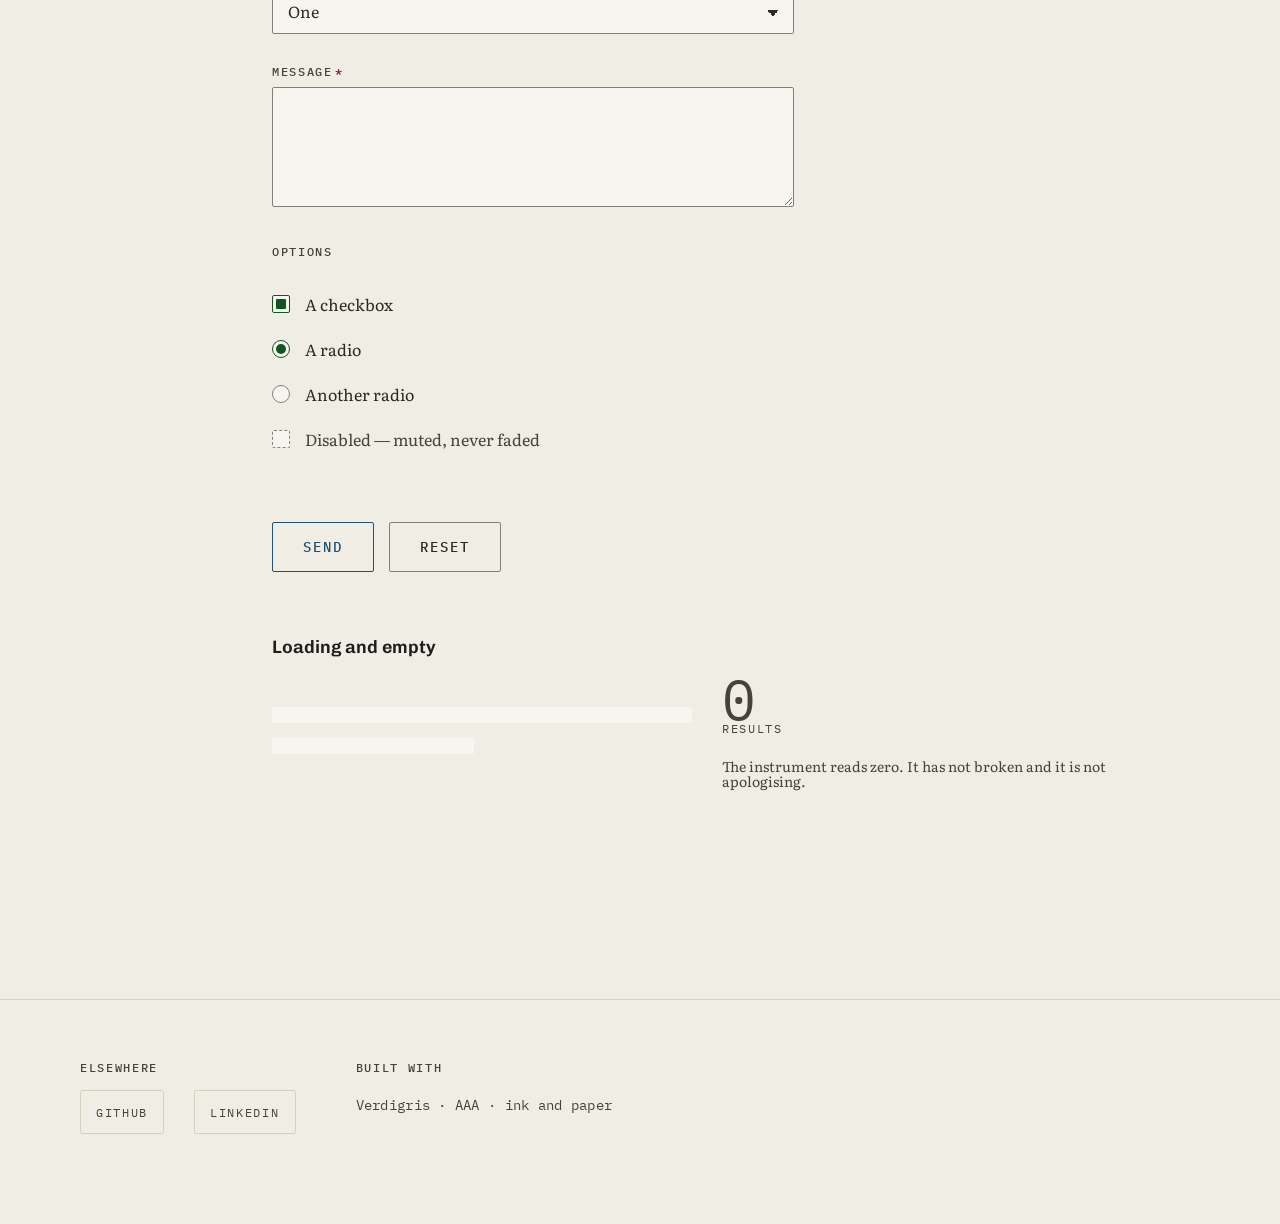
<file: template.html>
<!doctype html>
<html lang="en">
<head>
<meta charset="utf-8">
<meta name="viewport" content="width=device-width,initial-scale=1">
<title>Verdigris — starter template</title>

<!-- ═══════════════════════════════════════════════════════════════════════
     STARTER TEMPLATE

     Every major element of the kit, once, with the reasoning that is easy to
     get wrong. Copy this file and delete what you do not need. It is meant
     to be read top to bottom: the order below is the order things must
     appear in.

     Verify your page rather than trusting it:

         verdigrisAudit()            summary in the console
         verdigrisAudit({json:true}) structured, for an agent

     AAA needs BOTH themes and a 320px width, and the audit measures only
     what is on screen. Reload per theme — see the header of audit.js for
     why switching theme and auditing in the same tick reports nonsense.
     ═══════════════════════════════════════════════════════════════════════ -->

<!-- ORDER MATTERS. color-scheme first so the browser paints form controls
     and scrollbars correctly, then the blocking script so the stored theme
     is applied BEFORE first paint. Defer this script and the page flashes
     the wrong theme on every load. -->
<meta name="color-scheme" content="dark light">
<script>
try{var t=localStorage.getItem('verdigris-theme');
    if(t==='light'||t==='dark')document.documentElement.setAttribute('data-theme',t);}
catch(e){}
</script>

<!-- print.css must load AFTER verdigris.css: it matches theme-attribute
     specificity deliberately and relies on source order to win. -->
<!-- SPECIMEN. noindex keeps this out of search as a thin duplicate of the
     pages it seeds. It is deliberately NOT blocked in robots.txt: a page
     blocked there is never fetched, so this tag would never be read and the
     URL could still be indexed from a link. Crawling must stay allowed for
     noindex to do anything.

     A copy of this file DELETES the noindex and replaces every value below
     with its own. -->
<meta name="robots" content="noindex">
<link rel="icon" href="/favicon.svg" type="image/svg+xml">
<link rel="icon" href="/favicon.ico" sizes="32x32">
<link rel="apple-touch-icon" href="/apple-touch-icon.png">
<link rel="canonical" href="https://dreyburn.com/&lt;slug&gt;.html">
<!-- Absolute URLs throughout: a relative og:image is ignored by every
     crawler that reads it. See AGENTS.md, Building a page. -->
<meta property="og:type" content="website">
<meta property="og:url" content="https://dreyburn.com/&lt;slug&gt;.html">
<meta property="og:title" content="The page title, without the — David Reyburn suffix">
<meta property="og:description" content="The same sentence as meta name=description above.">
<meta property="og:image" content="https://dreyburn.com/og.png?v=2.7.2">
<meta property="og:image:width" content="1200">
<meta property="og:image:height" content="630">
<meta property="og:site_name" content="David Reyburn">
<meta name="twitter:card" content="summary_large_image">
<link rel="stylesheet" href="verdigris/verdigris.css?v=2.7.2">
<link rel="stylesheet" href="verdigris/print.css?v=2.7.2">
<script src="verdigris/topolang.js?v=2.7.2" defer></script>
<script src="verdigris/verdigris.js?v=2.7.2" defer></script>
<script src="verdigris/audit.js?v=2.7.2" defer></script>
</head>
<body>

<!-- Always first in the body. -->
<a class="vd-skip" href="#main">Skip to content</a>

<vd-nav>
  <div class="vd-nav__inner">
    <a class="vd-nav__mark" href="index.html">Your Name</a>
    <ul class="vd-nav__list">
      <li><a href="#work">Work</a></li>
      <li><a href="#writing">Writing</a></li>
      <!-- aria-current marks the page you are on. The active underline is
           driven by this attribute, not by a class. -->
      <li><a href="#about" aria-current="true">About</a></li>
    </ul>
    <!-- Outside the <ul>: it is a control, not a navigation destination. -->
    <vd-theme-toggle></vd-theme-toggle>
  </div>
</vd-nav>

<main id="main">

  <!-- ── HERO ────────────────────────────────────────────────────────────
       Sits OUTSIDE .vd-page: the generative field is full-bleed and needs
       the whole viewport. It manages its own inner max-width.

       field="off" suppresses the canvas. seed is fixed per page, so every
       visitor sees the same frame at the same moment.

       Nothing inside the hero may use the muted text value — the field is
       masked to a capped alpha across the text column, and muted measures
       below 7:1 against the worst composite. Use the sub attribute, which
       is already promoted one step. -->
  <vd-hero
    thesis="A short declarative line that says what you do."
    sub="One or two sentences of support. This is the only place a hero should carry prose."
    seed="20260801">
    <!-- The caption has two forms. This child element is the one to copy: a
         credit line usually wants markup, and this is what index.html does.
         <cite> is for the title of the piece, not for emphasis — both render
         italic, only one is true.

         There is also a plain-text `caption` attribute for the case with no
         markup in it. Either works; do not supply both. -->
    <div class="vd-hero__caption">
      <cite>Drift</cite>, rendered in <a href="docs/#topolang">topolang v1.3.2</a>.
    </div>
  </vd-hero>

  <!-- ── SECTION + RAIL ──────────────────────────────────────────────────
       .vd-page constrains and centres. .vd-section adds vertical rhythm and
       the centred green signature mark (suppressed on the first section).
       .vd-spread is the rail-plus-body grid; below 860px the rail becomes a
       horizontal strip automatically. -->
  <section id="work" class="vd-page vd-section" aria-labelledby="work-h">
    <div class="vd-spread">

      <div class="vd-spread__rail">
        <!-- Readouts justify the rail existing. Numerals only in the value:
             --vd-data is the numeral colour and the audit checks it. -->
        <span class="vd-readout">
          <span class="vd-readout__value">04</span>
          <span class="vd-readout__key">Systems</span>
        </span>
        <span class="vd-readout">
          <span class="vd-readout__value">2020</span>
          <span class="vd-readout__key">Since</span>
        </span>
      </div>

      <div class="vd-spread__body">
        <span class="vd-label">Work</span>
        <h2 id="work-h">Section heading</h2>

        <!-- The whole card is clickable. Do not add a stretched overlay
             link — it breaks text selection. vd-system-card forwards the
             click under drag and selection guards instead. -->
        <div class="vd-grid" style="margin-top:var(--vd-space-2)">
          <vd-system-card index="01" kicker="Category"
            title="A project title" href="#"
            proof="agents:4|adopted:2026|status:shipped">
            One or two sentences. A value in <code>proof</code> only gets the
            data colour if it starts with a digit, so <em>status:shipped</em>
            renders as emphasis rather than as data.
          </vd-system-card>

          <!-- No href, deliberately. Work that is sanitized may have no
               artifact that can travel, so the card has nowhere to point.
               Omit the attribute and the title renders as a <span>, the
               region stays inert, and the hover treatment does not fire —
               a card that looks clickable and is not is worse than one that
               never claimed to be. Do NOT write href="#" for this: it is a
               link to nowhere, and the release gate fails the page for it. -->
          <vd-system-card index="02" kicker="Another category"
            title="A second project"
            proof="coverage:41/41|surfaces:3">
            Sanitized detail, with <vd-redact data-reason="client NDA">the
            confidential part</vd-redact> marked as a visible decision rather
            than silently omitted. Redactions stay redacted when printed.
          </vd-system-card>
        </div>
      </div>
    </div>
  </section>

  <!-- ── WRITING ─────────────────────────────────────────────────────── -->
  <section id="writing" class="vd-page vd-section" aria-labelledby="writing-h">
    <div class="vd-spread">
      <div class="vd-spread__rail">
        <span class="vd-readout">
          <span class="vd-readout__value">02</span>
          <span class="vd-readout__key">Published</span>
        </span>
      </div>
      <div class="vd-spread__body">
        <span class="vd-label">Writing</span>
        <h2 id="writing-h">A ruled list</h2>

        <div style="margin-top:var(--vd-space-2)">
          <!-- Ruled list. The hover accent is a LEFT BAR, not the horizontal
               rules: in a ruled list the rules are shared boundaries, so
               accenting your own would outline the last row on two sides and
               every other row on one. -->
          <!-- image= is OPTIONAL and the two below are deliberately mixed:
               a list where only some pieces have a picture has to look
               composed, not half-finished. The thumbnail is the article's
               hero at 90px square, so the listing and the page show the
               same picture.

               image-alt is usually left off. The title is right beside the
               thumbnail and a screen reader would otherwise announce the
               piece twice; the default empty alt is the honest one. Pass it
               only when the picture carries something the title does not. -->
          <vd-note-card date="2026-08" length="2,400 words"
            title="An essay title" href="#"
            image="data:image/svg+xml;charset=utf-8,%3Csvg%20xmlns%3D'http%3A%2F%2Fwww.w3.org%2F2000%2Fsvg'%20width%3D'600'%20height%3D'600'%3E%3Crect%20width%3D'600'%20height%3D'600'%20fill%3D'%232c2b28'%2F%3E%3Ctext%20x%3D'50%25'%20y%3D'52%25'%20fill%3D'%23B2AB9C'%20text-anchor%3D'middle'%20font-family%3D'monospace'%20font-size%3D'46'%3Ethumb%3C%2Ftext%3E%3C%2Fsvg%3E"
            dek="A standfirst. One or two sentences of what the piece argues."></vd-note-card>
          <vd-note-card date="2026-09" length="1,800 words"
            title="A second essay" href="#"
            dek="Another standfirst."></vd-note-card>
        </div>
      </div>
    </div>
  </section>

  <!-- ── PROSE, QUOTES, TABLES ───────────────────────────────────────── -->
  <section id="about" class="vd-page vd-section" aria-labelledby="about-h">
    <div class="vd-spread">
      <div class="vd-spread__rail">
        <span class="vd-label">Contents</span>

        <!-- A PORTRAIT. Optional, and the rail is where it belongs: that
             column already holds facts about the section, so a face there
             reads as a credential rather than as a feature. It is off the
             measure entirely, so the reading column is untouched.

             Grayscale and a 5%-plus grain overlay by default. The grain is
             the load-bearing part — body::before puts the page's noise
             UNDER the content, so without this an image is the one surface
             on the page with no tooth, and it looks pasted on.

             The alt is the person's NAME, not empty. Compare the note-card
             thumbnail, whose alt defaults to empty because the link beside
             it already names the piece. The rule is whether something
             adjacent already says this — nothing in a rail does.

             No link around it: a clickable face invites "click for bio",
             and an inert image raises no target-size question.

             Variants: --colour keeps the photograph as shot, --cutout
             expects a background-removed source and drops the box entirely
             so the figure stands in the ground like the type does. -->
        <span class="vd-portrait">
          <img alt="Your Name" width="480" height="480" loading="lazy" decoding="async"
               src="data:image/svg+xml;charset=utf-8,%3Csvg%20xmlns%3D'http%3A%2F%2Fwww.w3.org%2F2000%2Fsvg'%20width%3D'480'%20height%3D'480'%3E%3Crect%20width%3D'480'%20height%3D'480'%20fill%3D'%233a3833'%2F%3E%3Ccircle%20cx%3D'240'%20cy%3D'186'%20r%3D'86'%20fill%3D'%235d594f'%2F%3E%3Cellipse%20cx%3D'240'%20cy%3D'452'%20rx%3D'156'%20ry%3D'132'%20fill%3D'%235d594f'%2F%3E%3Ctext%20x%3D'50%25'%20y%3D'95%25'%20fill%3D'%23B2AB9C'%20text-anchor%3D'middle'%20font-family%3D'monospace'%20font-size%3D'30'%3Eportrait%20placeholder%3C%2Ftext%3E%3C%2Fsvg%3E">
        </span>
      </div>
      <div class="vd-spread__body">
        <span class="vd-label">About</span>
        <h2 id="about-h">Prose and primitives</h2>

        <div class="vd-prose" style="margin-top:var(--vd-space-1)">
          <p>
            Body copy sits in <code>.vd-prose</code>, which caps the measure.
            An <a href="#">inline link</a> is underlined — that is not
            decoration. It is the channel that separates a link from a
            success message, since both use the same hue, and colour alone
            measured 1.51:1 against body text where 3:1 is required.
          </p>
          <p>
            <strong>Emphasis</strong> and <em>italics</em> behave normally.
            A marginal note<span class="vd-cite">1</span> uses the editorial
            colour — patina teal, the one this system is named for.
          </p>
        </div>

        <!-- The editorial voice: quoting, crediting, annotating. The RULE
             takes teal; the quote text stays bone. An 18px run of teal body
             copy would be the loudest thing on the page. -->
        <vd-quote>
          <blockquote>
            A pull-quote. The left rule is the editorial colour; the text is not.
          </blockquote>
          <figcaption>Attribution</figcaption>
        </vd-quote>

        <h3>Document primitives</h3>
        <div class="vd-prose">
          <!-- Lists use a HANGING marker, so list text stays flush with the
               paragraph left edge — a list does not indent the article. The
               marker is muted, not the structure colour: a list marker is an
               ordinal, but at list frequency green would stop being rare.
               No margin between items, so every line stays on the 30px grid. -->
          <ul>
            <li>Sources stay in version control, so a claim can be traced.</li>
            <li>Agent instructions live beside the material they govern.</li>
          </ul>
          <p>Ordered lists get zero-padded tabular numerals, so 9 and 10 align.</p>
          <ol>
            <li>Name the constraint before the solution.</li>
            <li>Show the measurement, including the ones that fail.</li>
          </ol>

          <!-- An <hr> in prose is SPACE, not a line — consistent with the
               section divider being removed. Use .vd-rule if you genuinely
               want a visible hairline. -->
          <hr>

          <!-- A bare blockquote is someone else's words: quiet, no teal.
               vd-quote above is a pull-quote — your own line, lifted out. -->
          <blockquote>
            A bare blockquote is quieter than a pull-quote and carries no
            editorial colour.
            <cite>Calibration 06</cite>
          </blockquote>

          <dl>
            <dt>Design</dt><dd>Design systems, accessibility to AAA</dd>
            <dt>AI systems</dt><dd>Agent experience, retrieval, governance</dd>
          </dl>

          <p>Inline: a reference<sup>1</sup>, <small>small print</small>, a
            <time datetime="2026-08">2026-08</time> date, <kbd>Ctrl</kbd>
            <kbd>K</kbd>, a <mark>highlight</mark>, and a <dfn>definition</dfn>.</p>

          <!-- A bare <img> is max-width constrained, which is a 1.4.10 fix and
               not a style. What distinguishes vd-figure is the CAPTION, not a
               frame — neither is framed. -->
          <p>A bare image is safe at any width:</p>
          <img alt="" width="900" height="60"
            src="data:image/svg+xml;charset=utf-8,%3Csvg%20xmlns%3D'http%3A%2F%2Fwww.w3.org%2F2000%2Fsvg'%20width%3D'900'%20height%3D'60'%3E%3Crect%20width%3D'900'%20height%3D'60'%20fill%3D'%232c2b28'%2F%3E%3C%2Fsvg%3E">
        </div>

        <vd-figure>
          <img alt="" width="900" height="60"
            src="data:image/svg+xml;charset=utf-8,%3Csvg%20xmlns%3D'http%3A%2F%2Fwww.w3.org%2F2000%2Fsvg'%20width%3D'900'%20height%3D'60'%3E%3Crect%20width%3D'900'%20height%3D'60'%20fill%3D'%232c2b28'%2F%3E%3C%2Fsvg%3E">
          <figcaption>vd-figure adds a caption, not a frame.</figcaption>
        </vd-figure>

        <!-- ALWAYS wrap a table in .vd-table-scroll. Without it a wide table
             scrolls the whole document sideways at 320px, which is a 1.4.10
             failure. The audit checks this specifically. -->
        <div class="vd-table-scroll">
          <table class="vd-table vd-table--zebra">
            <thead>
              <tr><th>Column</th><th>Another</th><th>Measured</th></tr>
            </thead>
            <tbody>
              <tr><td>A row</td><td>Some value</td><td class="vd-is-num">7.31</td></tr>
              <tr><td>Another row</td><td>Another value</td><td class="vd-is-num">14.68</td></tr>
            </tbody>
          </table>
        </div>

        <vd-code file="example.css">
<pre>.thing{color:var(--vd-text)}</pre>
        </vd-code>

        <!-- `wrap` for a code block holding prose rather than code: a quoted
             text file, an instruction sheet, a log. Code wants the sideways
             scrollbar; a sentence does not. -->
        <vd-code file="notes.txt" wrap>
<pre>A quoted paragraph from a text file, long enough that it would otherwise run past the column and make the reader drag it sideways to reach the end of the sentence.</pre>
        </vd-code>

        <!-- Live contrast readout, computed from the token. against defaults
             to --vd-ink-000; pass --vd-paper-000 for the light set. -->
        <vd-swatch token="--vd-link" against="--vd-surface" note="link text" min="7"></vd-swatch>
        <vd-swatch token="--vd-editorial" against="--vd-surface" note="editorial voice" min="7"></vd-swatch>
      </div>
    </div>
  </section>

  <!-- ── FORM ────────────────────────────────────────────────────────────
       vd-form wraps a NATIVE form and replaces the browser's validation
       bubble. It sets novalidate from script, so with JS off the browser
       still enforces required and type — do not put novalidate in markup.

       Validates on blur, then on every keystroke once a field has been
       blurred. On submit, focus moves to the first invalid control; there
       is no summary block, by decision. -->
  <section class="vd-page vd-section" aria-labelledby="contact-h">
    <div class="vd-spread">
      <div class="vd-spread__rail"><span class="vd-label">Contact</span></div>
      <div class="vd-spread__body">
        <span class="vd-label">Contact</span>
        <h2 id="contact-h">Form and feedback</h2>

        <!-- NO action here, deliberately. A form with no endpoint is a
             specimen: the kit does not intercept it, nothing is sent, and the
             submit button only exercises validation. Give the inner <form> an
             `action` and the kit takes over the submission — a fetch POST, a
             pending state, and a result announced in .vd-form__result.

             `action` is the whole transport seam. A Cloudflare Worker, a
             hosted form service, anything that accepts a POST: the kit never
             learns which, and carries no URL, key or address. It refuses
             `mailto:` on purpose — see the note in verdigris.js.

             `honeypot` adds an off-screen trap field, and `min-seconds` sets
             the floor below which a submission is treated as a bot. Both fail
             silently. The ENDPOINT must also reject a non-empty honeypot: a
             bot that ignores script never sees either trap.

             A third-party challenge widget (Turnstile and the like) goes in
             the form body as ordinary markup. The kit submits the whole form
             with FormData, so the widget's hidden input rides along without
             the kit knowing the vendor exists. -->
        <vd-form honeypot="company" min-seconds="2.5">
          <form class="vd-form" style="margin-top:var(--vd-space-1)">
            <!-- The asterisk is a symbol with no intrinsic meaning, so this
                 legend is not decoration — it is what makes it parseable.
                 The control also carries `required`, so assistive tech hears
                 it without seeing the mark. -->
            <p class="vd-form__legend">Fields marked <span class="vd-form__req">*</span> are required.</p>

            <div class="vd-field">
              <label class="vd-field__label" for="t-name">Name<span class="vd-form__req" aria-hidden="true">*</span></label>
              <input class="vd-input" id="t-name" name="name" type="text" required
                     data-msg-required="Enter your name.">
            </div>

            <div class="vd-field">
              <label class="vd-field__label" for="t-email">Email<span class="vd-form__req" aria-hidden="true">*</span></label>
              <!-- data-msg-* replaces the browser's generic wording. -->
              <input class="vd-input" id="t-email" name="email" type="email" required
                     data-msg-required="An email address is required."
                     data-msg-type="This address is missing an @."
                     data-msg-valid="That address will work.">
              <p class="vd-field__hint">A persistent hint. Not a state.</p>
            </div>

            <div class="vd-field">
              <label class="vd-field__label" for="t-kind">Type</label>
              <!-- Native select. The closed control is styled; the open
                   panel belongs to the OS and is left alone. -->
              <select class="vd-select" id="t-kind" name="kind">
                <option>One</option><option>Two</option>
              </select>
            </div>

            <div class="vd-field">
              <label class="vd-field__label" for="t-msg">Message<span class="vd-form__req" aria-hidden="true">*</span></label>
              <textarea class="vd-textarea" id="t-msg" name="message" required minlength="20"
                        data-msg-short="Twenty characters minimum."></textarea>
            </div>

            <!-- Authored, not generated. The kit fills this and moves focus
                 to it; it creates one only if the author did not, because
                 every element here upgrades markup that is already complete.
                 role and tabindex are set by the kit. -->
            <div class="vd-form__result" data-state="idle"></div>

            <fieldset>
              <legend>Options</legend>
              <label class="vd-check"><input type="checkbox" checked><span>A checkbox</span></label>
              <label class="vd-check"><input type="radio" name="t-r" checked><span>A radio</span></label>
              <label class="vd-check"><input type="radio" name="t-r"><span>Another radio</span></label>
              <label class="vd-check"><input type="checkbox" disabled><span>Disabled — muted, never faded</span></label>
            </fieldset>

            <div style="display:flex;gap:var(--vd-space-h);margin-top:var(--vd-space-1)">
              <button class="vd-btn vd-btn--primary" type="submit">Send</button>
              <button class="vd-btn" type="reset">Reset</button>
            </div>
          </form>
        </vd-form>

        <!-- Loading and empty. The skeleton does not shimmer: a looping
             sweep on a block that may persist for seconds is what 2.2.2
             exists to prevent, and a loading state has nowhere to put a
             pause control. -->
        <h3 style="margin-top:var(--vd-space-2)">Loading and empty</h3>
        <div class="vd-grid" style="margin-top:var(--vd-space-1)">
          <div>
            <span class="vd-skeleton vd-skeleton--title"></span>
            <span class="vd-skeleton"></span>
            <span class="vd-skeleton vd-skeleton--short"></span>
          </div>
          <div class="vd-empty" style="padding-block:0">
            <div class="vd-empty__value">0</div>
            <div class="vd-empty__label">results</div>
            <p class="vd-empty__note">The instrument reads zero. It has not broken
              and it is not apologising.</p>
          </div>
        </div>
      </div>
    </div>
  </section>

</main>

<vd-footer>
  <div class="vd-footer__inner">
    <div>
      <span class="vd-label">Elsewhere</span>
      <!-- .vd-tag, not a bare link. A standalone link is NOT exempt from
           2.5.8 — the "inline" exception covers links set in a sentence, and
           a footer link on its own line is not one. A bare <a> here measures
           52x18 and the audit correctly fails it; .vd-tag carries the padding
           that makes it a real target. -->
      <ul style="list-style:none;margin:var(--vd-space-h) 0 0;padding:0;
                 display:flex;gap:var(--vd-space-1);flex-wrap:wrap">
        <li><a class="vd-tag" href="https://github.com/davidreyburn">GitHub</a></li>
        <li><a class="vd-tag" href="https://www.linkedin.com/in/davidreyburn">LinkedIn</a></li>
      </ul>
    </div>
    <div>
      <span class="vd-label">Built with</span>
      <p class="vd-mono" style="margin-top:var(--vd-space-h);color:var(--vd-text-muted)">
        Verdigris · AAA · ink and paper
      </p>
    </div>
  </div>
</vd-footer>

</body>
</html>
</file>
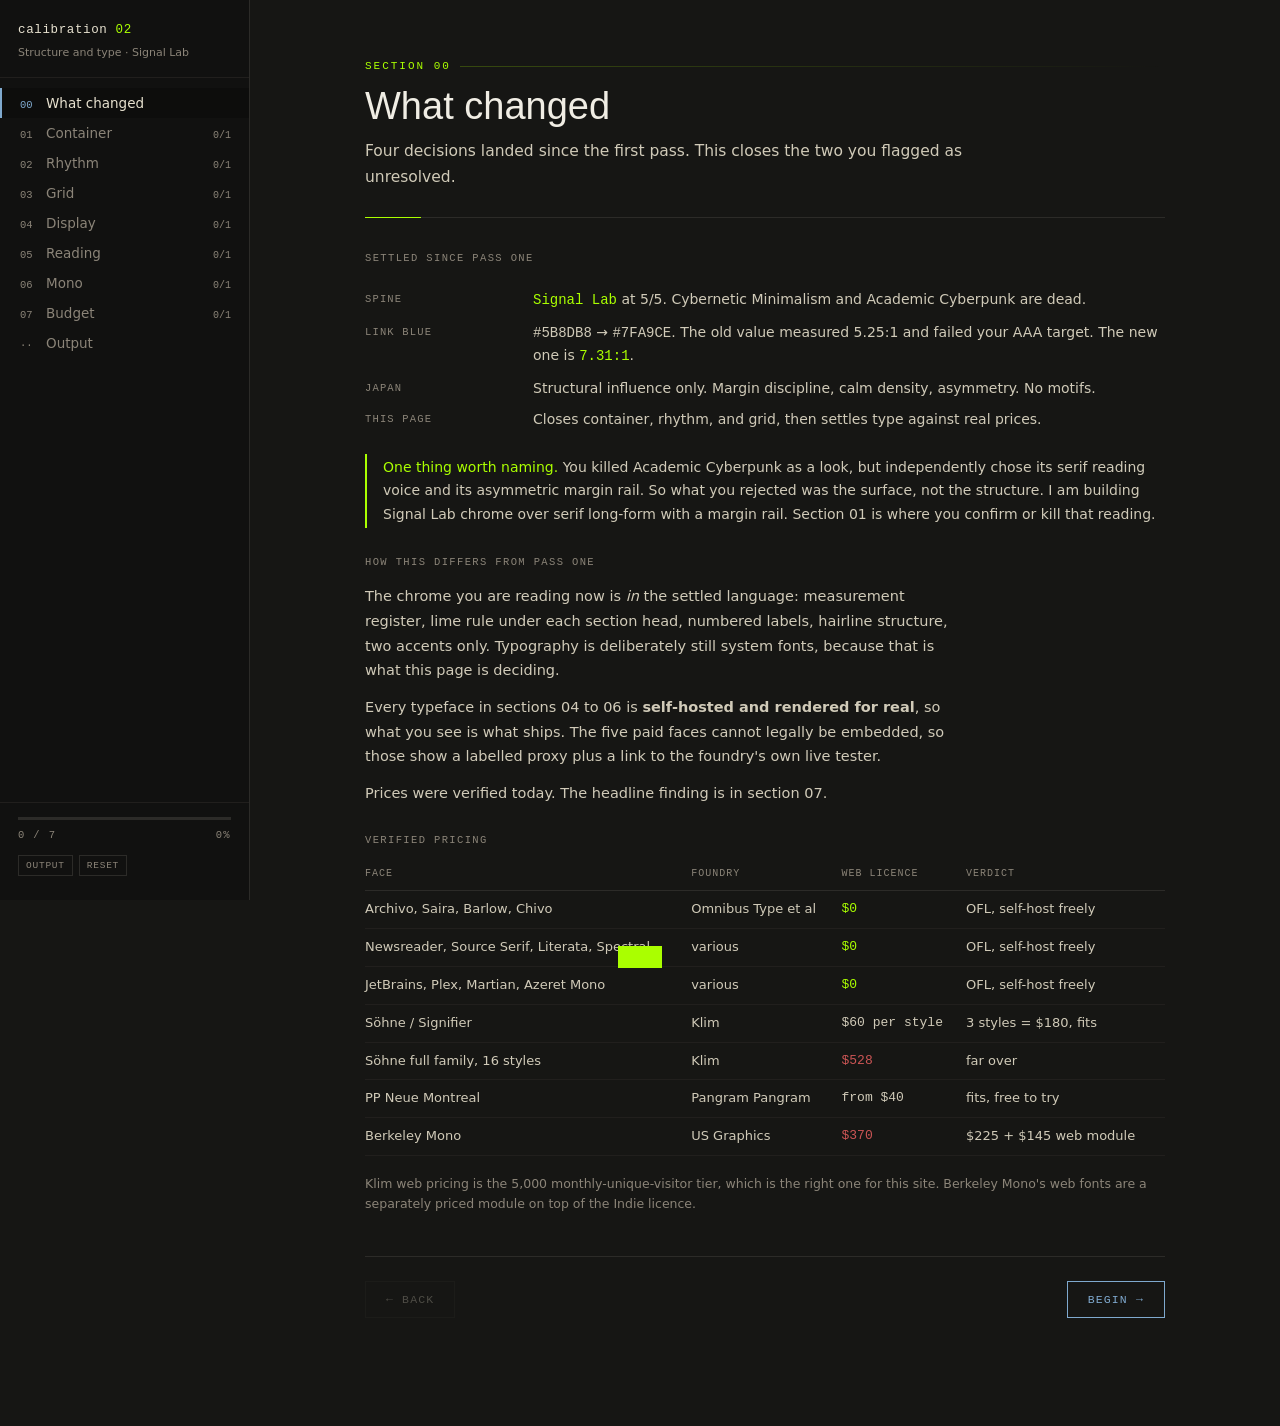
<file: calibration/calibration-02.html>
<!doctype html>
<html lang="en">
<head>
<meta charset="utf-8">
<meta name="viewport" content="width=device-width,initial-scale=1">
<title>Verdigris · Calibration 02 — Structure &amp; Type</title>
<style>
/* ── candidate faces, self-hosted, latin subset ───────────── */
@font-face{font-family:Archivo;src:url(fonts/archivo-0.woff2)format('woff2');font-weight:400;font-display:block}
@font-face{font-family:Archivo;src:url(fonts/archivo-1.woff2)format('woff2');font-weight:500;font-display:block}
@font-face{font-family:Archivo;src:url(fonts/archivo-2.woff2)format('woff2');font-weight:600;font-display:block}
@font-face{font-family:Barlow;src:url(fonts/barlow-0.woff2)format('woff2');font-weight:400;font-display:block}
@font-face{font-family:Barlow;src:url(fonts/barlow-1.woff2)format('woff2');font-weight:500;font-display:block}
@font-face{font-family:Barlow;src:url(fonts/barlow-2.woff2)format('woff2');font-weight:600;font-display:block}
@font-face{font-family:Saira;src:url(fonts/saira-0.woff2)format('woff2');font-weight:400;font-display:block}
@font-face{font-family:Saira;src:url(fonts/saira-1.woff2)format('woff2');font-weight:500;font-display:block}
@font-face{font-family:Saira;src:url(fonts/saira-2.woff2)format('woff2');font-weight:600;font-display:block}
@font-face{font-family:Chivo;src:url(fonts/chivo-0.woff2)format('woff2');font-weight:400;font-display:block}
@font-face{font-family:Chivo;src:url(fonts/chivo-1.woff2)format('woff2');font-weight:500;font-display:block}
@font-face{font-family:Chivo;src:url(fonts/chivo-2.woff2)format('woff2');font-weight:600;font-display:block}
@font-face{font-family:SourceSerif;src:url(fonts/source-serif-4-1.woff2)format('woff2');font-weight:400;font-display:block}
@font-face{font-family:SourceSerif;src:url(fonts/source-serif-4-0.woff2)format('woff2');font-weight:400;font-style:italic;font-display:block}
@font-face{font-family:SourceSerif;src:url(fonts/source-serif-4-2.woff2)format('woff2');font-weight:600;font-display:block}
@font-face{font-family:Newsreader;src:url(fonts/newsreader-1.woff2)format('woff2');font-weight:400;font-display:block}
@font-face{font-family:Newsreader;src:url(fonts/newsreader-0.woff2)format('woff2');font-weight:400;font-style:italic;font-display:block}
@font-face{font-family:Newsreader;src:url(fonts/newsreader-2.woff2)format('woff2');font-weight:600;font-display:block}
@font-face{font-family:Literata;src:url(fonts/literata-1.woff2)format('woff2');font-weight:400;font-display:block}
@font-face{font-family:Literata;src:url(fonts/literata-0.woff2)format('woff2');font-weight:400;font-style:italic;font-display:block}
@font-face{font-family:Literata;src:url(fonts/literata-2.woff2)format('woff2');font-weight:600;font-display:block}
@font-face{font-family:Spectral;src:url(fonts/spectral-1.woff2)format('woff2');font-weight:400;font-display:block}
@font-face{font-family:Spectral;src:url(fonts/spectral-0.woff2)format('woff2');font-weight:400;font-style:italic;font-display:block}
@font-face{font-family:Spectral;src:url(fonts/spectral-2.woff2)format('woff2');font-weight:600;font-display:block}
@font-face{font-family:JetBrainsMono;src:url(fonts/jetbrains-mono-0.woff2)format('woff2');font-weight:400;font-display:block}
@font-face{font-family:JetBrainsMono;src:url(fonts/jetbrains-mono-1.woff2)format('woff2');font-weight:500;font-display:block}
@font-face{font-family:JetBrainsMono;src:url(fonts/jetbrains-mono-2.woff2)format('woff2');font-weight:700;font-display:block}
@font-face{font-family:PlexMono;src:url(fonts/ibm-plex-mono-0.woff2)format('woff2');font-weight:400;font-display:block}
@font-face{font-family:PlexMono;src:url(fonts/ibm-plex-mono-1.woff2)format('woff2');font-weight:500;font-display:block}
@font-face{font-family:PlexMono;src:url(fonts/ibm-plex-mono-2.woff2)format('woff2');font-weight:700;font-display:block}
@font-face{font-family:MartianMono;src:url(fonts/martian-mono-0.woff2)format('woff2');font-weight:400;font-display:block}
@font-face{font-family:MartianMono;src:url(fonts/martian-mono-1.woff2)format('woff2');font-weight:500;font-display:block}
@font-face{font-family:MartianMono;src:url(fonts/martian-mono-2.woff2)format('woff2');font-weight:700;font-display:block}
@font-face{font-family:AzeretMono;src:url(fonts/azeret-mono-0.woff2)format('woff2');font-weight:400;font-display:block}
@font-face{font-family:AzeretMono;src:url(fonts/azeret-mono-1.woff2)format('woff2');font-weight:500;font-display:block}
@font-face{font-family:AzeretMono;src:url(fonts/azeret-mono-2.woff2)format('woff2');font-weight:700;font-display:block}

/* ══════════════════════════════════════════════════════════
   CHROME — Signal Lab structure (settled), system fonts
   (undecided). Structure demonstrates; typography stays out
   of the way so the specimens carry the comparison.
   Accents held to two: blue = interactive, lime = data.
   ══════════════════════════════════════════════════════════ */
:root{
  --bg:#161614; --bg-dim:#111110; --bg-hi:#1e1d1b; --bg-sel:#2c2b28;
  --dim:#524e48; --dim2:#8B8478; --bone:#D0CAB8; --bone-b:#E8E2D0; --white:#F0EDE4;
  --blue:#7FA9CE;      /* AAA-corrected link blue, 7.31:1 on --bg */
  --blue-old:#5B8DB8;  /* superseded, 5.25:1 */
  --lime:#AAFF00; --green:#44BB44; --orange:#C4834A; --red:#CC5555; --teal:#4AACA4;
  --line:#2c2b28; --line-soft:#211f1d; --grid:#1c1b19;

  --f-sans:"Segoe UI Variable Text","Segoe UI",system-ui,sans-serif;
  --f-tech:Bahnschrift,"DIN Alternate","Segoe UI",sans-serif;
  --f-mono:"Cascadia Mono","Cascadia Code",Consolas,ui-monospace,monospace;
  --ease:cubic-bezier(.2,.6,.2,1);
}
*{box-sizing:border-box}
html,body{margin:0;padding:0}
body{background:var(--bg);color:var(--bone);font-family:var(--f-sans);font-size:15px;line-height:1.6;
  -webkit-font-smoothing:antialiased}
::selection{background:var(--bg-sel);color:var(--white)}
.lbl{font-family:var(--f-mono);font-size:10.5px;letter-spacing:.13em;text-transform:uppercase;color:var(--dim2)}

#shell{display:grid;grid-template-columns:250px minmax(0,1fr);min-height:100vh}
#rail{position:sticky;top:0;height:100vh;overflow-y:auto;background:var(--bg-dim);
  border-right:1px solid var(--line);padding:20px 0 24px;display:flex;flex-direction:column}
#rail::-webkit-scrollbar{width:7px}#rail::-webkit-scrollbar-thumb{background:var(--bg-sel)}
.rail-head{padding:0 18px 16px;border-bottom:1px solid var(--line-soft);margin-bottom:10px}
.rail-title{font-family:var(--f-mono);font-size:12.5px;color:var(--bone-b);letter-spacing:.05em}
.rail-title b{color:var(--lime);font-weight:400}
.rail-sub{font-size:11px;color:var(--dim2);margin-top:5px;line-height:1.45}
.nav-item{display:flex;gap:10px;align-items:baseline;width:100%;text-align:left;padding:7px 18px;
  background:none;border:0;cursor:pointer;color:var(--dim2);font-family:var(--f-sans);font-size:13.5px;
  border-left:2px solid transparent;transition:color .15s,background .15s}
.nav-item:hover{color:var(--bone);background:#00000030}
.nav-item.on{color:var(--bone-b);border-left-color:var(--blue);background:#00000040}
.nav-item .n{font-family:var(--f-mono);font-size:10.5px;color:var(--dim2);min-width:16px}
.nav-item.on .n{color:var(--blue)}
.nav-item .ct{margin-left:auto;font-family:var(--f-mono);font-size:10px;color:var(--dim2)}
.nav-item.done .ct{color:var(--lime)}
.rail-foot{margin-top:auto;padding:14px 18px 0;border-top:1px solid var(--line-soft)}
.bar{height:3px;background:var(--bg-sel);overflow:hidden;margin-bottom:7px}
.bar i{display:block;height:100%;background:var(--lime);width:0;transition:width .4s var(--ease)}
.rail-foot .lbl{display:flex;justify-content:space-between}
.mini{margin-top:11px;display:flex;gap:6px;flex-wrap:wrap}
.mini button{font-family:var(--f-mono);font-size:9.5px;letter-spacing:.08em;text-transform:uppercase;
  background:none;border:1px solid var(--line);color:var(--dim2);padding:4px 7px;cursor:pointer}
.mini button:hover{color:var(--bone);border-color:var(--dim2)}

#main{padding:0 0 110px;min-width:0}
.wrap{max-width:880px;margin:0 auto;padding:0 40px}

/* Signal Lab section head: measurement register */
.sec-head{padding:58px 0 26px;margin-bottom:32px;position:relative;border-bottom:1px solid var(--line)}
.sec-head::after{content:"";position:absolute;left:0;bottom:-1px;width:56px;height:1px;background:var(--lime)}
.sec-num{font-family:var(--f-mono);font-size:11px;color:var(--lime);letter-spacing:.18em;margin-bottom:11px;
  display:flex;align-items:center;gap:9px}
.sec-num::after{content:"";flex:1;height:1px;background:linear-gradient(90deg,#aaff0038,transparent)}
.sec-title{font-family:var(--f-tech);font-size:38px;line-height:1.05;font-weight:400;color:var(--white);margin:0 0 13px}
.sec-lede{font-size:15.5px;color:var(--bone);max-width:64ch;line-height:1.65;margin:0}
.sec-lede em{color:var(--bone-b);font-style:italic}
.sec-lede code,.q-help code{font-family:var(--f-mono);font-size:12.5px;color:var(--orange);background:#0000004d;padding:1px 4px}

.q{padding:28px 0;border-bottom:1px solid var(--line-soft)}
.q:last-of-type{border-bottom:0}
.q-top{display:flex;gap:12px;align-items:baseline;margin-bottom:5px}
.q-id{font-family:var(--f-mono);font-size:10px;color:var(--dim2);padding-top:3px;min-width:30px}
.q-label{font-size:17px;color:var(--bone-b);line-height:1.45;font-weight:500;margin:0}
.q-help{font-size:13.5px;color:var(--dim2);line-height:1.6;margin:6px 0 0 42px;max-width:66ch}
.q-body{margin:16px 0 0 42px}
@media(max-width:820px){.q-help,.q-body{margin-left:0}}

textarea{width:100%;background:var(--bg-dim);border:1px solid var(--line);color:var(--bone-b);
  font-family:var(--f-sans);font-size:14.5px;line-height:1.6;padding:11px 13px;resize:vertical}
textarea:focus{outline:2px solid var(--blue);outline-offset:-1px;border-color:var(--blue)}
textarea::placeholder{color:#6B665E}

.opts{display:flex;flex-direction:column;gap:1px}
.opt{display:flex;gap:12px;padding:12px 14px;background:var(--bg-dim);border:1px solid var(--line-soft);
  cursor:pointer;transition:all .12s;align-items:flex-start}
.opt:hover{border-color:var(--dim2);background:var(--bg-hi)}
.opt.on{border-color:var(--blue);background:#7fa9ce0f}
.opt .box{width:14px;height:14px;border:1px solid var(--dim2);flex-shrink:0;margin-top:4px;position:relative;border-radius:50%}
.opt.multi .box{border-radius:0}
.opt.on .box{border-color:var(--blue)}
.opt.on .box::after{content:"";position:absolute;inset:3px;background:var(--blue);border-radius:50%}
.opt.multi.on .box::after{border-radius:0}
.opt .txt{min-width:0;display:block}
.opt .t{display:block;font-size:14.5px;color:var(--bone-b);line-height:1.45}
.opt .d{display:block;font-size:12.5px;color:var(--dim2);line-height:1.55;margin-top:3px}
.opt .d code{font-family:var(--f-mono);color:var(--orange);font-size:11.5px}
.opt .d b{color:var(--bone);font-weight:500}

.spgrid{display:grid;gap:14px;grid-template-columns:1fr}
.spwrap{border:1px solid var(--line);background:var(--bg-dim);transition:border-color .15s}
.spwrap:hover{border-color:var(--dim2)}
.spwrap.on{border-color:var(--blue);box-shadow:0 0 0 1px var(--blue)}
.sphead{display:flex;align-items:center;gap:9px;padding:9px 12px;border-bottom:1px solid var(--line);
  cursor:pointer;user-select:none;flex-wrap:wrap}
.sphead .box{width:13px;height:13px;border:1px solid var(--dim2);border-radius:50%;position:relative;flex-shrink:0}
.spwrap.on .sphead .box{border-color:var(--blue)}
.spwrap.on .sphead .box::after{content:"";position:absolute;inset:3px;background:var(--blue);border-radius:50%}
.sphead .k{font-family:var(--f-mono);font-size:11.5px;letter-spacing:.07em;color:var(--bone)}
.spwrap.on .sphead .k{color:var(--bone-b)}
.sphead .cost{font-family:var(--f-mono);font-size:10px;letter-spacing:.05em;padding:2px 7px;border:1px solid}
.cost.free{color:var(--lime);border-color:#aaff0040}
.cost.paid{color:var(--orange);border-color:#c4834a55}
.cost.over{color:var(--red);border-color:#cc555555}
.sphead .tag{margin-left:auto;font-family:var(--f-mono);font-size:9.5px;color:var(--dim2);letter-spacing:.05em}
.spnote{font-size:12.5px;color:var(--dim2);padding:10px 12px 12px;line-height:1.55;border-top:1px solid var(--line-soft)}
.spnote a{color:var(--blue)}
.spnote b{color:var(--bone);font-weight:500}
.spstage{padding:20px;overflow:hidden}

.secnav{display:flex;gap:10px;margin-top:42px;padding-top:24px;border-top:1px solid var(--line)}
.btn{font-family:var(--f-mono);font-size:11.5px;letter-spacing:.1em;text-transform:uppercase;background:none;
  border:1px solid var(--line);color:var(--bone);padding:11px 20px;cursor:pointer;transition:all .14s}
.btn:hover{border-color:var(--dim2);background:var(--bg-hi)}
.btn.pri{border-color:var(--blue);color:var(--blue)}
.btn.pri:hover{background:var(--blue);color:#0d1620}
.btn:disabled{opacity:.3;cursor:default}
.spacer{flex:1}

.warn{border-left:2px solid var(--orange);padding:2px 0 2px 16px;margin:24px 0;font-size:14px;
  color:var(--bone);line-height:1.65}
.warn b{color:var(--orange);font-weight:500}
.warn.ok{border-color:var(--lime)}.warn.ok b{color:var(--lime)}
.kv{display:grid;grid-template-columns:150px 1fr;gap:9px 18px;font-size:14px;margin:22px 0}
.kv dt{font-family:var(--f-mono);font-size:10.5px;letter-spacing:.11em;text-transform:uppercase;color:var(--dim2);padding-top:3px}
.kv dd{margin:0;color:var(--bone)}
.kv dd b{color:var(--lime);font-weight:500;font-family:var(--f-mono)}

table.px{width:100%;border-collapse:collapse;font-size:13px;margin:18px 0}
table.px th{font-family:var(--f-mono);font-size:10px;letter-spacing:.1em;text-transform:uppercase;color:var(--dim2);
  text-align:left;padding:0 12px 8px 0;font-weight:400;border-bottom:1px solid var(--line)}
table.px td{padding:8px 12px 8px 0;border-bottom:1px solid var(--line-soft);color:var(--bone);vertical-align:top}
table.px td.n{font-family:var(--f-mono);white-space:nowrap}
table.px td.n.over{color:var(--red)}
table.px td.n.ok{color:var(--lime)}

.outbox{background:var(--bg-dim);border:1px solid var(--line);padding:16px;font-family:var(--f-mono);
  font-size:11.5px;line-height:1.65;color:var(--bone);white-space:pre-wrap;max-height:440px;overflow:auto}
.outbox::-webkit-scrollbar{width:8px}.outbox::-webkit-scrollbar-thumb{background:var(--bg-sel)}
.toast{position:fixed;bottom:22px;left:50%;transform:translate(-50%,90px);background:var(--lime);color:#141a06;
  font-family:var(--f-mono);font-size:11.5px;letter-spacing:.09em;text-transform:uppercase;padding:11px 22px;
  transition:transform .3s var(--ease);z-index:99}
.toast.on{transform:translate(-50%,0)}
@media(max-width:900px){#shell{grid-template-columns:1fr}
  #rail{position:static;height:auto;border-right:0;border-bottom:1px solid var(--line)}
  .wrap{padding:0 20px}.sec-title{font-size:30px}}

/* ══════════════════════════════════════════════════════════
   SPECIMENS
   ══════════════════════════════════════════════════════════ */
.sp{background:#131211;color:#D0CAB8;font-size:14px}
.sp .e{font-family:var(--f-mono);font-size:9.5px;letter-spacing:.16em;color:#8B8478;text-transform:uppercase}
.sp h4{font-family:var(--f-tech);font-weight:400;color:#F0EDE4;margin:0}
.sp p{color:#a49e90;margin:0}
.sp .ann{font-family:var(--f-mono);font-size:10px;letter-spacing:.11em;color:#8B8478;
  border-top:1px solid #24231f;padding-top:9px;margin-top:16px;text-transform:uppercase}

/* ── §01 container ─────────────────────────────────────── */
.cnr{padding:0;position:relative;min-height:220px}
.cnr .page{position:relative;height:100%}
.cnr .rule{height:1px;background:#2c2b28}
/* asymmetric + rail */
.cnr-asym .page{display:grid;grid-template-columns:112px 1fr;gap:26px;padding:22px}
.cnr-asym .rail{border-right:1px solid #24231f;padding-right:14px;font-family:var(--f-mono);font-size:9.5px;
  line-height:1.7;color:#8B8478;letter-spacing:.05em}
.cnr-asym .rail b{display:block;color:#AAFF00;font-weight:400;margin-bottom:2px}
.cnr-asym .rail span{display:block;margin-bottom:12px}
.cnr-asym h4{font-size:24px}
.cnr-asym p{font-size:13.5px;line-height:1.8;max-width:52ch;margin-top:10px}
/* centred measure */
.cnr-centre .page{padding:22px 0;text-align:left}
.cnr-centre .inner{max-width:56ch;margin:0 auto}
.cnr-centre h4{font-size:24px}
.cnr-centre p{font-size:13.5px;line-height:1.8;margin-top:10px}
.cnr-centre .meta{font-family:var(--f-mono);font-size:9.5px;color:#8B8478;letter-spacing:.1em;margin-top:14px}
/* full bleed grid */
.cnr-bleed .page{padding:22px}
.cnr-bleed .cols{display:grid;grid-template-columns:repeat(4,1fr);gap:1px;background:#24231f;margin-top:14px}
.cnr-bleed .cols div{background:#131211;padding:11px 12px;font-family:var(--f-mono);font-size:9.5px;
  color:#8B8478;letter-spacing:.06em;line-height:1.6}
.cnr-bleed .cols b{display:block;color:#D0CAB8;font-weight:400;font-size:11px;margin-bottom:3px}
.cnr-bleed h4{font-size:24px}
.cnr-bleed p{font-size:13.5px;line-height:1.7;max-width:60ch;margin-top:9px}

/* ── §02 rhythm ────────────────────────────────────────── */
.rh{padding:20px 22px;position:relative}
.rh .baseline{position:absolute;inset:20px 22px;pointer-events:none;opacity:.6}
.rh-base .baseline{background:repeating-linear-gradient(180deg,#1f2a1a 0 1px,transparent 1px 30px)}
.rh-eight .baseline{background:repeating-linear-gradient(180deg,#2a2419 0 1px,transparent 1px 8px)}
.rh .in{position:relative}
.rh .e{margin-bottom:0}
.rh h4{font-size:22px}
.rh p{font-size:14px;max-width:50ch}
.rh .tag{display:inline-block;font-family:var(--f-mono);font-size:9.5px;letter-spacing:.1em;
  color:#8B8478;border:1px solid #2c2b28;padding:4px 9px}
.rh-base .in>*{margin:0 0 30px}
.rh-base .in>*:last-child{margin-bottom:0}
.rh-base p{line-height:30px}
.rh-eight .in>*{margin:0 0 24px}
.rh-eight .in>*:last-child{margin-bottom:0}
.rh-eight p{line-height:24px}

/* ── §03 grid visibility ───────────────────────────────── */
.gv{padding:22px;position:relative;min-height:180px}
.gv .in{position:relative}
.gv h4{font-size:21px}
.gv p{font-size:13px;line-height:1.7;max-width:48ch;margin-top:9px}
.gv-hair .in{border-top:1px solid #2c2b28;padding-top:14px}
.gv-hair .foot{border-top:1px solid #2c2b28;margin-top:16px;padding-top:10px}
.gv-tick .in{position:relative;padding:16px 0 0}
.gv-tick .in::before,.gv-tick .in::after{content:"";position:absolute;top:0;width:9px;height:9px;border-top:1px solid #AAFF00}
.gv-tick .in::before{left:0;border-left:1px solid #AAFF00}
.gv-tick .in::after{right:0;border-right:1px solid #AAFF00}
.gv-tick .foot{margin-top:18px;display:flex;justify-content:space-between;font-family:var(--f-mono);
  font-size:9px;letter-spacing:.14em;color:#8B8478}
.gv-both .in{border-top:1px solid #2c2b28;padding-top:16px;position:relative}
.gv-both .in::before,.gv-both .in::after{content:"";position:absolute;top:-1px;width:9px;height:9px;border-top:1px solid #AAFF00}
.gv-both .in::before{left:0;border-left:1px solid #AAFF00}
.gv-both .in::after{right:0;border-right:1px solid #AAFF00}
.gv-both .foot{border-top:1px solid #2c2b28;margin-top:16px;padding-top:10px;display:flex;
  justify-content:space-between;font-family:var(--f-mono);font-size:9px;letter-spacing:.14em;color:#8B8478}
.gv .foot{font-family:var(--f-mono);font-size:9px;letter-spacing:.14em;color:#8B8478}

/* ── §04-06 typefaces ──────────────────────────────────── */
.tf{padding:22px}
.tf .hero{color:#F0EDE4;margin:0;font-weight:500;line-height:1.06;letter-spacing:-.015em;font-size:40px}
.tf .lab{font-family:var(--f-mono);font-size:9.5px;letter-spacing:.16em;color:#8B8478;
  text-transform:uppercase;margin-bottom:14px}
.tf .row{margin-top:18px;padding-top:14px;border-top:1px solid #24231f;display:flex;gap:26px;flex-wrap:wrap;align-items:baseline}
.tf .row .s{color:#D0CAB8}
.tf .row .n{font-size:20px;letter-spacing:.01em;color:#AAFF00}
.tf .row .u{font-size:12px;color:#8B8478;letter-spacing:.1em;text-transform:uppercase}

.tb{padding:22px}
.tb .lab{font-family:var(--f-mono);font-size:9.5px;letter-spacing:.16em;color:#8B8478;
  text-transform:uppercase;margin-bottom:14px}
.tb p{font-size:16px;line-height:1.85;max-width:58ch;color:#c3bcac;margin:0}
.tb p em{color:#D0CAB8}
.tb p .lk{color:#7FA9CE}
.tb .meta{margin-top:16px;padding-top:12px;border-top:1px solid #24231f;font-family:var(--f-mono);
  font-size:9.5px;letter-spacing:.13em;color:#8B8478}

.tm{padding:22px}
.tm .lab{font-family:var(--f-mono);font-size:9.5px;letter-spacing:.16em;color:#8B8478;
  text-transform:uppercase;margin-bottom:14px}
.tm .strip{display:flex;gap:0;border-top:1px solid #24231f;border-bottom:1px solid #24231f;flex-wrap:wrap}
.tm .strip div{padding:9px 16px 9px 0;margin-right:16px;border-right:1px solid #24231f;font-size:10px;
  letter-spacing:.12em;color:#8B8478;text-transform:uppercase}
.tm .strip div:last-child{border-right:0}
.tm .strip b{display:block;font-weight:400;color:#D0CAB8;font-size:13px;margin-top:3px;letter-spacing:.04em}
.tm .strip b.d{color:#AAFF00}
.tm .code{margin-top:16px;font-size:12.5px;line-height:1.75;color:#a49e90;white-space:pre}
.tm .code .k{color:#7FA9CE}.tm .code .s{color:#C4834A}.tm .code .n{color:#AAFF00}.tm .code .c{color:#524e48}
.tm .glyphs{margin-top:14px;padding-top:12px;border-top:1px solid #24231f;font-size:15px;
  letter-spacing:.06em;color:#D0CAB8}
</style>
</head>
<body>
<div id="shell">
  <nav id="rail">
    <div class="rail-head">
      <div class="rail-title">calibration <b>02</b></div>
      <div class="rail-sub">Structure and type · Signal Lab</div>
    </div>
    <div id="nav"></div>
    <div class="rail-foot">
      <div class="bar"><i id="barfill"></i></div>
      <div class="lbl"><span id="pcount">0 / 0</span><span id="ppct">0%</span></div>
      <div class="mini">
        <button id="b-out">Output</button>
        <button id="b-reset">Reset</button>
      </div>
    </div>
  </nav>
  <main id="main"><div class="wrap" id="stage"></div></main>
</div>
<div class="toast" id="toast"></div>

<script>
"use strict";
const HERO = 'Designing instruments for cognition, creativity, and complex systems.';
const PROSE = 'Technical systems are governance systems. The question is never whether a tool encodes a politics, only whether the encoding is <span class="lk">legible to the people it governs</span>. An interface that hides its own decision boundaries has not removed them; it has moved them somewhere you cannot argue with.';

const heroSpec = (fam, name, weight, size, track) =>
`<div class="sp tf"><div class="lab">${name}</div>
  <div class="hero" style="font-family:${fam};font-weight:${weight||500};font-size:${size||40}px;letter-spacing:${track||'-.015em'}">${HERO}</div>
  <div class="row" style="font-family:${fam}">
    <span class="s"><span class="n">04</span> <span class="u">agents</span></span>
    <span class="s"><span class="n">1,284</span> <span class="u">claims</span></span>
    <span class="s"><span class="n">99.4</span> <span class="u">uptime</span></span>
    <span class="s u" style="margin-left:auto">2024&ndash;2026</span>
  </div></div>`;

const proseSpec = (fam, name, size, lh) =>
`<div class="sp tb"><div class="lab">${name}</div>
  <p style="font-family:${fam};font-size:${size||16}px;line-height:${lh||1.85}">${PROSE}</p>
  <div class="meta">FIELD NOTE 03 &nbsp;·&nbsp; AGENT-MEDIATED INTERACTION &nbsp;·&nbsp; 2,400 WORDS</div></div>`;

const monoSpec = (fam, name, size) =>
`<div class="sp tm"><div class="lab">${name}</div>
  <div class="strip" style="font-family:${fam};font-size:${size||12.5}px">
    <div>AGENTS<b class="d">04</b></div><div>STATUS<b>RUNNING</b></div>
    <div>CLAIMS<b class="d">1,284</b></div><div>ADOPTED<b>EXTERNAL</b></div></div>
  <div class="code" style="font-family:${fam};font-size:${size||12.5}px"><span class="c"># verdigris/tokens.css</span>
<span class="k">--vd-bone</span>: <span class="s">#D0CAB8</span>;   <span class="c">/* 11.3:1 */</span>
<span class="k">--vd-link</span>: <span class="s">#7FA9CE</span>;   <span class="c">/* </span><span class="n">7.31</span><span class="c">:1 AAA */</span>
<span class="k">--vd-data</span>: <span class="s">#AAFF00</span>;   <span class="c">/* </span><span class="n">15.0</span><span class="c">:1 */</span></div>
  <div class="glyphs" style="font-family:${fam}">0O1lI · {}[]()&lt;&gt; · =&gt; !== &amp;&amp; |&gt; · §01 ~/work</div></div>`;

/* ════════════════════════════════════════════════════════ */
const SECTIONS = [

{ id:'intro', num:'00', nav:'What changed', title:'What changed', noCount:true, intro:true,
  lede:'Four decisions landed since the first pass. This closes the two you flagged as unresolved.' },

{ id:'container', num:'01', nav:'Container', title:'Container',
  lede:'You picked the asymmetric margin rail but wrote that you <em>could have used some visualization</em>. Here it is, rendered in the settled Signal Lab language with your real content. Same words, three structures.',
  qs:[
  {id:'ct', type:'specimen',
   label:'Which structure carries the site?',
   help:'This is the most expensive decision to reverse. Every component inherits it.',
   opts:[
    {v:'asym',k:'Asymmetric — content column plus persistent rail',tag:'your original pick',
     note:'The rail carries measurement data, section index, and footnotes. Strongest fit for Signal Lab, since a readout needs somewhere to put readings. Also the Japanese margin discipline you asked for, without any motif. <b>Cost:</b> the rail must always have something worth saying, or it reads as decoration.',
     html:`<div class="sp cnr cnr-asym"><div class="page">
       <div class="rail"><span><b>01</b>SECTION</span><span><b>04</b>AGENTS</span><span><b>2026</b>UPDATED</span><span><b>AAA</b>CONTRAST</span></div>
       <div><div class="e">Work</div><h4>The Agent Operating System</h4>
       <p>A governed multi-agent organization on owned infrastructure. Four agents, explicit context boundaries, and a claims layer carrying provenance. An outside CTO reviewed the architecture and adopted its principles.</p></div>
     </div></div>`},
    {v:'centre',k:'Centred measure',tag:'editorial default',
     note:'Symmetrical, calm, and very easy to read. Also the structure of nearly every well-made personal site, which means it contributes nothing to the authorship claim. <b>Cost:</b> nowhere to put marginalia, citations, or live readouts.',
     html:`<div class="sp cnr cnr-centre"><div class="page"><div class="inner">
       <div class="e">Work</div><h4>The Agent Operating System</h4>
       <p>A governed multi-agent organization on owned infrastructure. Four agents, explicit context boundaries, and a claims layer carrying provenance. An outside CTO reviewed the architecture and adopted its principles.</p>
       <div class="meta">2024–2026 · FOUR AGENTS · EXTERNALLY ADOPTED</div>
     </div></div></div>`},
    {v:'bleed',k:'Full-bleed grid',tag:'command centre',
     note:'Content sits on a grid running edge to edge. Highest information density and the most instrument-like. <b>Cost:</b> fights long-form prose badly, and you are publishing essays. Would likely need a second structure for Field Notes, which doubles the system.',
     html:`<div class="sp cnr cnr-bleed"><div class="page">
       <div class="e">Work / 01</div><h4>The Agent Operating System</h4>
       <p>A governed multi-agent organization on owned infrastructure, with explicit context boundaries and a claims layer carrying provenance.</p>
       <div class="cols"><div><b>04</b>AGENTS</div><div><b>RUNNING</b>STATUS</div><div><b>1,284</b>CLAIMS</div><div><b>EXTERNAL</b>ADOPTED</div></div>
     </div></div>`},
   ]},
  {id:'ct-note', type:'prose', rows:2, label:'Container notes.', optional:true},
]},

{ id:'rhythm', num:'02', nav:'Rhythm', title:'Vertical rhythm',
  lede:'You picked baseline-derived spacing. At 16px body and 1.85 leading that gives a 29.6px unit, which is awkward, so I have tuned it to a round 30px. The overlay shows the grid each option actually snaps to.',
  qs:[
  {id:'rh', type:'specimen',
   label:'Which rhythm?',
   help:'Baseline-derived means every vertical measurement is a multiple of one line of body text. It is typographically pure and genuinely rare on the web, which is exactly why it reads as authored.',
   opts:[
    {v:'base',k:'Baseline-derived — 30px unit',tag:'your original pick',
     note:'Body sets at 16px / 30px leading (1.875). Every margin, padding, and rule position is a multiple of 30. <b>Cost:</b> tight spacing needs half and quarter steps (15px, 7.5px), and images and embeds must be forced onto the grid or the rhythm breaks visibly.',
     html:`<div class="sp rh rh-base"><div class="baseline"></div><div class="in">
       <div class="e">Field Note 03</div><h4>Agent-Mediated Interaction</h4>
       <p>Accessibility has always been machine legibility. The screen reader was the first agent, and everything we learned making interfaces legible to it applies directly to the agents now arriving.</p>
       <div class="tag">30 / 60 / 90 · GREEN OVERLAY</div></div></div>`},
    {v:'eight',k:'8px grid',tag:'conventional',
     note:'Body sets at 16px / 24px leading. Spacing steps are 8, 16, 24, 32, 48. <b>Cost:</b> none technically, and that is the problem. It is what every design system does, and it will not be noticed by anyone.',
     html:`<div class="sp rh rh-eight"><div class="baseline"></div><div class="in">
       <div class="e">Field Note 03</div><h4>Agent-Mediated Interaction</h4>
       <p>Accessibility has always been machine legibility. The screen reader was the first agent, and everything we learned making interfaces legible to it applies directly to the agents now arriving.</p>
       <div class="tag">8 / 16 / 24 / 32 · AMBER OVERLAY</div></div></div>`},
   ]},
]},

{ id:'grid', num:'03', nav:'Grid', title:'Grid visibility',
  lede:'You picked hairline rules. Signal Lab also permits registration marks, which is the more instrument-like reading of the same idea. This is the one place a small move buys a lot of character.',
  qs:[
  {id:'gv', type:'specimen',
   label:'How does the structure announce itself?',
   opts:[
    {v:'hair',k:'Hairline rules only',tag:'your original pick',
     note:'1px rules at structural boundaries. Quiet, reliable, invisible in the good sense. <b>Cost:</b> reads as clean rather than as instrumented.',
     html:`<div class="sp gv gv-hair"><div class="in"><div class="e">Work / 01</div>
       <h4>The Agent Operating System</h4><p>Four governed agents on owned infrastructure, with a claims layer carrying provenance.</p>
       <div class="foot">2024–2026</div></div></div>`},
    {v:'tick',k:'Registration marks',tag:'signal lab native',
     note:'Corner ticks in lime mark the content frame the way crop marks mark a print sheet. No enclosing box, so nothing reads as a card. <b>Cost:</b> lime appears more often, which pushes against your two-accent rule unless the ticks are treated as data rather than decoration.',
     html:`<div class="sp gv gv-tick"><div class="in"><div class="e">Work / 01</div>
       <h4>The Agent Operating System</h4><p>Four governed agents on owned infrastructure, with a claims layer carrying provenance.</p>
       <div class="foot"><span>2024–2026</span><span>04 AGENTS</span></div></div></div>`},
    {v:'both',k:'Rules for structure, ticks for emphasis',tag:'recommended',
     note:'Hairlines carry ordinary structure. Registration marks appear only on the four pillars and case-study headers, so they stay meaningful. <b>Cost:</b> one more rule to hold in your head, and it fails if you use ticks everywhere.',
     html:`<div class="sp gv gv-both"><div class="in"><div class="e">Work / 01</div>
       <h4>The Agent Operating System</h4><p>Four governed agents on owned infrastructure, with a claims layer carrying provenance.</p>
       <div class="foot"><span>2024–2026</span><span>04 AGENTS</span></div></div></div>`},
   ]},
  {id:'gv-note', type:'prose', rows:2, label:'Grid notes.', optional:true},
]},

{ id:'display', num:'04', nav:'Display', title:'Display face',
  lede:'Your hero line, at real size, in each candidate. Every face below is rendered for real and self-hosted, so what you see is what ships. Licence status is marked on each.',
  qs:[
  {id:'tf-display', type:'specimen',
   label:'Which carries the thesis?',
   help:'Technical grotesque, per your §03 answer. Judge the hero line first and the numeric row second, since Signal Lab puts numbers next to everything.',
   opts:[
    {v:'archivo',k:'Archivo',cost:'free',tag:'Omnibus Type · OFL',
     note:'Grotesque built for high-performance text, closest of the free options to the DIN lineage you picked. Wide numerals, sturdy at large sizes, genuinely neutral. <b>The safe strong choice.</b>',
     html:heroSpec('Archivo','Archivo · Omnibus Type',600,40,'-.02em')},
    {v:'saira',k:'Saira',cost:'free',tag:'Omnibus Type · OFL',
     note:'More technical and slightly narrower, with a width axis available. Reads closer to instrument panel than to editorial. <b>Strongest Signal Lab fit</b>, at some cost to warmth.',
     html:heroSpec('Saira','Saira · Omnibus Type',600,40,'-.015em')},
    {v:'barlow',k:'Barlow',cost:'free',tag:'Jeremy Tribby · OFL',
     note:'Grotesque with roots in highway and signage lettering, which is the true DIN ancestry. Slightly rounded, a little warmer. <b>Cost:</b> heavily used, so it carries less authorship signal.',
     html:heroSpec('Barlow','Barlow · Jeremy Tribby',600,40,'-.018em')},
    {v:'chivo',k:'Chivo',cost:'free',tag:'Omnibus Type · OFL',
     note:'Higher contrast and more character in the terminals. Reads as a designed choice rather than a system default. <b>Cost:</b> more personality than a pure grotesque, which can fight the readout register.',
     html:heroSpec('Chivo','Chivo · Omnibus Type',600,40,'-.02em')},
    {v:'soehne',k:'Söhne Kräftig',cost:'paid',tag:'Klim · $60 per style, web',
     note:'Cannot be embedded here, so this is Archivo standing in. Söhne is the reference-grade Helvetica reinterpretation and would be the single most recognisable upgrade in the system. <b>Three styles at $60 each is $180, inside your budget.</b> Type your hero line into the live tester before deciding: <a href="https://klim.co.nz/retail-fonts/soehne/" target="_blank" rel="noopener">klim.co.nz/retail-fonts/soehne</a>',
     html:heroSpec('Archivo','PROXY ONLY — Archivo standing in for Söhne',600,40,'-.02em')},
    {v:'ppnm',k:'PP Neue Montreal',cost:'paid',tag:'Pangram Pangram · from $40',
     note:'Cannot be embedded here. Free to try, licences from $40, 36 styles. Cheaper entry than Klim with a similar Swiss register. <b>Cost:</b> very widely used in the design-portfolio world right now, which cuts against your anti-generic instinct. <a href="https://pangrampangram.com/products/neue-montreal" target="_blank" rel="noopener">pangrampangram.com</a>',
     html:heroSpec('Chivo','PROXY ONLY — Chivo standing in for PP Neue Montreal',500,40,'-.02em')},
   ]},
]},

{ id:'serif', num:'05', nav:'Reading', title:'Reading serif',
  lede:'Set at your chosen 58ch and 1.85 leading. This face carries the doctrine cluster, so judge it as a paragraph you have to read, not as a specimen you glance at.',
  qs:[
  {id:'tf-serif', type:'specimen',
   label:'Which face carries the essays?',
   help:'The blue phrase in each is the AAA-corrected link colour at <code>#7FA9CE</code>, so you are also judging how links sit inside the text.',
   opts:[
    {v:'newsreader',k:'Newsreader',cost:'free',tag:'Production Type · OFL',
     note:'Drawn for on-screen news reading, with an optical-size axis. Slightly condensed, economical, holds up at long measure. <b>The strongest free reading serif available</b>, and rare enough on portfolio sites to read as a choice.',
     html:proseSpec('Newsreader','Newsreader · Production Type',16.5,1.85)},
    {v:'source',k:'Source Serif 4',cost:'free',tag:'Adobe · OFL',
     note:'Adobe\'s reading serif, optically sized, extremely well engineered. Neutral and calm. <b>Cost:</b> so neutral it makes no statement, which may be exactly right underneath a loud display face.',
     html:proseSpec('SourceSerif','Source Serif 4 · Adobe',16.5,1.85)},
    {v:'literata',k:'Literata',cost:'free',tag:'TypeTogether · OFL',
     note:'Commissioned for Google Play Books and tuned specifically for long-form reading comfort. Sturdier and warmer than the others, with slab-ish serifs. <b>Best pure legibility of the four.</b>',
     html:proseSpec('Literata','Literata · TypeTogether',16.5,1.85)},
    {v:'spectral',k:'Spectral',cost:'free',tag:'Production Type · OFL',
     note:'Sharper, more contrast, more editorial voice. Closest to the "serious paper" register. <b>Cost:</b> the higher contrast tires the eye faster on a dark ground than the other three.',
     html:proseSpec('Spectral','Spectral · Production Type',16.5,1.85)},
    {v:'signifier',k:'Signifier',cost:'paid',tag:'Klim · $60 per style, web',
     note:'Cannot be embedded here, so this is Spectral standing in. Signifier is a contemporary Baroque revival with dramatic contrast, and it is the single most distinctive serif in the reference set. <b>Two styles is $120.</b> <a href="https://klim.co.nz/retail-fonts/signifier/" target="_blank" rel="noopener">klim.co.nz/retail-fonts/signifier</a>',
     html:proseSpec('Spectral','PROXY ONLY — Spectral standing in for Signifier',16.5,1.85)},
   ]},
]},

{ id:'mono', num:'06', nav:'Mono', title:'Monospace',
  lede:'Your §03 answer puts mono on code, metadata, and labels, which in a Signal Lab system means it appears constantly. It is arguably the highest-mileage face in the set.',
  qs:[
  {id:'tf-mono', type:'specimen',
   label:'Which mono?',
   help:'Each specimen shows the three jobs mono actually does here: a readout strip, a token block, and the glyph pairs that decide whether code is readable.',
   opts:[
    {v:'jetbrains',k:'JetBrains Mono',cost:'free',tag:'JetBrains · OFL',
     note:'Tall x-height, generous spacing, drawn specifically for code legibility. Excellent 0/O and 1/l/I separation. <b>Cost:</b> extremely common in developer tooling, so it reads as competent rather than authored.',
     html:monoSpec('JetBrainsMono','JetBrains Mono',12.5)},
    {v:'plex',k:'IBM Plex Mono',cost:'free',tag:'IBM · OFL',
     note:'Institutional, slightly warm, with real character in the italics. Pairs unusually well with serif body text. <b>The most grown-up of the free options</b>, and 43 KB, the lightest here.',
     html:monoSpec('PlexMono','IBM Plex Mono',12.5)},
    {v:'martian',k:'Martian Mono',cost:'free',tag:'Evil Martians · OFL',
     note:'Wide, technical, semi-condensed variable. Looks like instrumentation rather than like code. <b>Strongest Signal Lab fit by some distance.</b> Cost: too wide for long code blocks, so you may need a second mono.',
     html:monoSpec('MartianMono','Martian Mono · Evil Martians',12)},
    {v:'azeret',k:'Azeret Mono',cost:'free',tag:'Displaay · OFL',
     note:'Squarish, geometric, with a distinctly mechanical rhythm. The most stylistically committed free option. <b>Cost:</b> personality that will fight your serif body text.',
     html:monoSpec('AzeretMono','Azeret Mono · Displaay',12.5)},
    {v:'berkeley',k:'Berkeley Mono',cost:'over',tag:'US Graphics · $370 for web',
     note:'Cannot be embedded here, so this is JetBrains standing in. It is the face your instinct probably wants and it is the wrong purchase right now: <b>Indie licence $225, plus a separate $145 Web Fonts module, so $370 to actually use it on the site.</b> Nearly twice your budget for the least visible of the three roles. Their commercial licence is also restricted to UI elements. <a href="https://usgraphics.com/products/berkeley-mono" target="_blank" rel="noopener">usgraphics.com</a>',
     html:monoSpec('JetBrainsMono','PROXY ONLY — JetBrains standing in for Berkeley Mono',12.5)},
   ]},
]},

{ id:'budget', num:'07', nav:'Budget', title:'Where the money goes',
  lede:'Verified prices, checked today. Now that you have seen the free faces rendered at real size, the question is whether any paid upgrade is worth it.',
  qs:[
  {id:'bg-spend', type:'choice',
   label:'How do you want to spend the ~$200?',
   help:'My read: the free display and serif options are strong enough that the honest answer is probably to spend nothing on type. But Söhne on the hero is a real, visible upgrade and it does fit.',
   opts:[
    {v:'none',t:'Spend nothing. All three free.',d:'Archivo or Saira, Newsreader or Literata, Plex or Martian. <b>$0.</b> Redirect the money to the IP-plan filings that have been pending since February.'},
    {v:'display',t:'Söhne on the display only, three styles',d:'<b>$180.</b> The hero line is the one place a licensed face is unmistakable. Free serif and mono underneath.'},
    {v:'display2',t:'Söhne on the display, two styles',d:'<b>$120.</b> Regular and Kräftig only. Leaves $80 unspent and constrains the display hierarchy to two weights.'},
    {v:'serif',t:'Signifier on the reading serif, two styles',d:'<b>$120.</b> Bets on time-on-page rather than first impression. Distinctive, and higher risk against your legibility constraint.'},
    {v:'wait',t:'Decide after seeing the homepage built on free faces',d:'Build first with Archivo or Saira, swap the display later if it still feels short. A one-line token change, since the system is variable-driven.'},
   ]},
  {id:'bg-note', type:'prose', rows:3,
   label:'Anything about the type set before I build?',
   help:'Including whether you want to test Söhne or Signifier in the foundry\'s own live tester first. Both let you type your hero line.',
   optional:true},
]},

{ id:'out', num:'—', nav:'Output', title:'Output', noCount:true, output:true,
  lede:'Hand this back and the build starts.' },
];

/* ════════════════════════════════════════════════════════ */
const KEY='verdigris-calibration-02';
let A={}, cur=0, storageOK=true;
function load(){ try{const r=localStorage.getItem(KEY); if(r)A=JSON.parse(r)||{};}catch(e){A={};} }
function save(){ try{localStorage.setItem(KEY,JSON.stringify(A)); if(!storageOK){storageOK=true;flag();}}
  catch(e){ if(storageOK){storageOK=false;flag();} } }
function flag(){
  let el=document.getElementById('nosave');
  if(storageOK){ if(el)el.remove(); return; }
  if(el) return;
  el=document.createElement('div'); el.id='nosave';
  el.style.cssText='position:fixed;top:0;left:0;right:0;z-index:200;background:var(--red);color:#1a0c0c;'+
    'font-family:var(--f-mono);font-size:11.5px;padding:9px 16px;text-align:center';
  el.textContent='AUTOSAVE UNAVAILABLE — serve over http://localhost, or export from Output before closing.';
  document.body.appendChild(el);
}
function toast(m){const t=document.getElementById('toast');t.textContent=m;t.classList.add('on');
  clearTimeout(t._x);t._x=setTimeout(()=>t.classList.remove('on'),1700);}
const esc=s=>String(s).replace(/[&<>"]/g,c=>({'&':'&amp;','<':'&lt;','>':'&gt;','"':'&quot;'}[c]));

function allQs(){return SECTIONS.filter(s=>s.qs).flatMap(s=>s.qs.map(q=>({s,q})));}
function answered(q){const v=A[q.id];
  if(v===undefined||v===null)return false;
  if(typeof v==='string')return v.trim()!=='';
  if(Array.isArray(v))return v.length>0;
  return true;}
const req=q=>!q.optional;
function secStats(s){ if(!s.qs)return null; const r=s.qs.filter(req);
  return {done:r.filter(answered).length,total:r.length}; }

function qHTML(q,i){
  const id=q.id; let body='';
  if(q.type==='prose')
    body=`<textarea data-q="${id}" rows="${q.rows||3}" placeholder="${esc(q.ph||'')}">${esc(A[id]||'')}</textarea>`;
  else if(q.type==='choice'){
    const v=A[id];
    body=`<div class="opts">`+q.opts.map(o=>
      `<label class="opt ${v===o.v?'on':''}" data-opt="${id}" data-v="${o.v}"><span class="box"></span>
       <span class="txt"><span class="t">${o.t}</span>${o.d?`<span class="d">${o.d}</span>`:''}</span></label>`).join('')+`</div>`;
  } else if(q.type==='specimen'){
    const v=A[id];
    body=`<div class="spgrid">`+q.opts.map(o=>
      `<div class="spwrap ${v===o.v?'on':''}">
        <div class="sphead" data-opt="${id}" data-v="${o.v}"><span class="box"></span>
          <span class="k">${o.k}</span>
          ${o.cost?`<span class="cost ${o.cost}">${o.cost==='free'?'FREE':o.cost==='paid'?'PAID':'OVER BUDGET'}</span>`:''}
          ${o.tag?`<span class="tag">${o.tag}</span>`:''}</div>
        <div class="spstage">${o.html}</div>
        ${o.note?`<div class="spnote">${o.note}</div>`:''}
      </div>`).join('')+`</div>`;
  }
  return `<div class="q" id="q-${id}">
    <div class="q-top"><span class="q-id">${q.optional?'○':String(i).padStart(2,'0')}</span>
    <p class="q-label">${q.label}</p></div>
    ${q.help?`<div class="q-help">${q.help}</div>`:''}
    <div class="q-body">${body}</div></div>`;
}

function introHTML(){return `
  <div class="lbl" style="margin-bottom:14px">Settled since pass one</div>
  <dl class="kv">
    <dt>Spine</dt><dd><b>Signal Lab</b> at 5/5. Cybernetic Minimalism and Academic Cyberpunk are dead.</dd>
    <dt>Link blue</dt><dd><code>#5B8DB8</code> → <code>#7FA9CE</code>. The old value measured 5.25:1 and failed your AAA target. The new one is <b>7.31:1</b>.</dd>
    <dt>Japan</dt><dd>Structural influence only. Margin discipline, calm density, asymmetry. No motifs.</dd>
    <dt>This page</dt><dd>Closes container, rhythm, and grid, then settles type against real prices.</dd>
  </dl>
  <div class="warn ok"><b>One thing worth naming.</b> You killed Academic Cyberpunk as a look, but independently
  chose its serif reading voice and its asymmetric margin rail. So what you rejected was the surface, not the
  structure. I am building Signal Lab chrome over serif long-form with a margin rail. Section 01 is where you
  confirm or kill that reading.</div>
  <div class="lbl" style="margin:26px 0 14px">How this differs from pass one</div>
  <div style="font-size:14.5px;line-height:1.7;color:var(--bone);max-width:64ch">
    <p style="margin:0 0 12px">The chrome you are reading now is <em>in</em> the settled language: measurement
    register, lime rule under each section head, numbered labels, hairline structure, two accents only.
    Typography is deliberately still system fonts, because that is what this page is deciding.</p>
    <p style="margin:0 0 12px">Every typeface in sections 04 to 06 is <b>self-hosted and rendered for real</b>,
    so what you see is what ships. The five paid faces cannot legally be embedded, so those show a labelled
    proxy plus a link to the foundry's own live tester.</p>
    <p style="margin:0">Prices were verified today. The headline finding is in section 07.</p>
  </div>
  <div class="lbl" style="margin:26px 0 12px">Verified pricing</div>
  <table class="px">
    <tr><th>Face</th><th>Foundry</th><th>Web licence</th><th>Verdict</th></tr>
    <tr><td>Archivo, Saira, Barlow, Chivo</td><td>Omnibus Type et al</td><td class="n ok">$0</td><td>OFL, self-host freely</td></tr>
    <tr><td>Newsreader, Source Serif, Literata, Spectral</td><td>various</td><td class="n ok">$0</td><td>OFL, self-host freely</td></tr>
    <tr><td>JetBrains, Plex, Martian, Azeret Mono</td><td>various</td><td class="n ok">$0</td><td>OFL, self-host freely</td></tr>
    <tr><td>Söhne / Signifier</td><td>Klim</td><td class="n">$60 per style</td><td>3 styles = $180, fits</td></tr>
    <tr><td>Söhne full family, 16 styles</td><td>Klim</td><td class="n over">$528</td><td>far over</td></tr>
    <tr><td>PP Neue Montreal</td><td>Pangram Pangram</td><td class="n">from $40</td><td>fits, free to try</td></tr>
    <tr><td>Berkeley Mono</td><td>US Graphics</td><td class="n over">$370</td><td>$225 + $145 web module</td></tr>
  </table>
  <div style="font-size:12.5px;color:var(--dim2);line-height:1.6">
    Klim web pricing is the 5,000 monthly-unique-visitor tier, which is the right one for this site.
    Berkeley Mono's web fonts are a separately priced module on top of the Indie licence.
  </div>`;
}

function brief(){
  const L=[]; const d=new Date();
  L.push('# Verdigris — Calibration 02: Structure and Type');
  L.push(''); L.push('Completed: '+d.toISOString().slice(0,10));
  SECTIONS.filter(s=>s.qs).forEach(s=>{
    L.push(''); L.push('## '+s.num+' · '+s.title);
    s.qs.forEach(q=>{
      if(!answered(q))return;
      const v=A[q.id], lab=q.label.replace(/<[^>]+>/g,'');
      L.push(''); L.push('**'+lab+'**'); L.push('');
      if(q.type==='specimen'){const o=q.opts.find(x=>x.v===v);
        L.push('→ '+(o?o.k:v)+(o&&o.cost?'  ['+(o.cost==='free'?'free':o.cost==='paid'?'paid':'over budget')+']':''));}
      else if(q.type==='choice'){const o=q.opts.find(x=>x.v===v);
        L.push('→ '+(o?o.t.replace(/<[^>]+>/g,''):v));}
      else String(v).trim().split('\n').forEach(l=>L.push('> '+l));
    });
  });
  L.push(''); L.push('---'); L.push('');
  L.push('## Resolved inputs carried in');
  L.push('');
  L.push('- Spine: Signal Lab');
  L.push('- Guests: Verdigris Native (long-form), Black Box (small print / technical detail), Prismatic Instrument (spectrum and multi-pillar only)');
  L.push('- Dead: Cybernetic Minimalism, Academic Cyberpunk (look only; its serif body and margin rail survive)');
  L.push('- Link blue corrected `#5B8DB8` → `#7FA9CE` (5.25:1 → 7.31:1) to hold AAA');
  L.push('- Japan: structural influence, no motifs');
  return L.join('\n');
}

function outputHTML(){
  const r=allQs().filter(x=>req(x.q)), done=r.filter(x=>answered(x.q)).length;
  const gaps=r.filter(x=>!answered(x.q));
  return `<div style="display:flex;gap:26px;margin:18px 0 26px">
    <div><div style="font-family:var(--f-mono);font-size:26px;color:var(--white)">${done}/${r.length}</div><div class="lbl">Answered</div></div>
    <div><div style="font-family:var(--f-mono);font-size:26px;color:var(--white)">${Math.round(done/r.length*100)}%</div><div class="lbl">Complete</div></div>
  </div>
  ${gaps.length?`<div class="warn"><b>${gaps.length} unanswered.</b> ${gaps.map(g=>g.s.num+' · '+g.q.label.replace(/<[^>]+>/g,'').slice(0,60)).join('<br>')}</div>`
   :`<div class="warn ok"><b>Complete.</b> Copy or download, then hand it back.</div>`}
  <div class="outbox" id="outbox"></div>
  <div style="display:flex;gap:9px;margin-top:14px">
    <button class="btn pri" id="b-copy">Copy</button>
    <button class="btn" id="b-dl">Download</button></div>`;
}

function render(){
  const s=SECTIONS[cur], st=document.getElementById('stage');
  let h=`<div class="sec-head"><div class="sec-num">${s.num==='—'?'OUTPUT':'SECTION '+s.num}</div>
    <h1 class="sec-title">${s.title}</h1>${s.lede?`<p class="sec-lede">${s.lede}</p>`:''}</div>`;
  if(s.intro)h+=introHTML();
  else if(s.output)h+=outputHTML();
  else{let n=0;h+=s.qs.map(q=>{if(!q.optional)n++;return qHTML(q,n);}).join('');}
  h+=`<div class="secnav"><button class="btn" id="b-prev" ${cur===0?'disabled':''}>← Back</button>
    <div class="spacer"></div>
    ${cur<SECTIONS.length-1?`<button class="btn pri" id="b-next">${cur===0?'Begin':'Next'} →</button>`:''}</div>`;
  st.innerHTML=h;
  window.scrollTo({top:0,behavior:'instant'});
  if(s.output){const b=document.getElementById('outbox'); if(b)b.textContent=brief();}
  bind(); renderNav();
}

function renderNav(){
  document.getElementById('nav').innerHTML=SECTIONS.map((s,i)=>{
    const st=secStats(s), done=st&&st.total>0&&st.done===st.total;
    return `<button class="nav-item ${i===cur?'on':''} ${done?'done':''}" data-go="${i}">
      <span class="n">${s.num==='—'?'··':s.num}</span><span>${s.nav}</span>
      ${st?`<span class="ct">${st.done}/${st.total}</span>`:''}</button>`;}).join('');
  const r=allQs().filter(x=>req(x.q)), done=r.filter(x=>answered(x.q)).length;
  const pct=Math.round(done/r.length*100);
  document.getElementById('barfill').style.width=pct+'%';
  document.getElementById('pcount').textContent=done+' / '+r.length;
  document.getElementById('ppct').textContent=pct+'%';
}

function set(k,v){A[k]=v;save();renderNav();}
function bind(){
  const st=document.getElementById('stage');
  st.querySelectorAll('textarea[data-q]').forEach(el=>
    el.addEventListener('input',()=>set(el.dataset.q,el.value)));
  st.querySelectorAll('[data-opt]').forEach(el=>el.addEventListener('click',()=>{
    const k=el.dataset.opt,v=el.dataset.v;
    set(k,A[k]===v?undefined:v);
    const q=allQs().find(x=>x.q.id===k).q;
    if(q.type==='specimen')
      st.querySelectorAll('[data-opt="'+k+'"]').forEach(h=>h.parentElement.classList.toggle('on',h.dataset.v===A[k]));
    else
      st.querySelectorAll('[data-opt="'+k+'"]').forEach(h=>h.classList.toggle('on',h.dataset.v===A[k]));
  }));
  const p=document.getElementById('b-prev'),n=document.getElementById('b-next');
  if(p)p.addEventListener('click',()=>{if(cur>0){cur--;render();}});
  if(n)n.addEventListener('click',()=>{if(cur<SECTIONS.length-1){cur++;render();}});
  const c=document.getElementById('b-copy');
  if(c)c.addEventListener('click',()=>navigator.clipboard.writeText(brief())
    .then(()=>toast('Copied'),()=>toast('Copy blocked, select manually')));
  const d=document.getElementById('b-dl');
  if(d)d.addEventListener('click',()=>{
    const b=new Blob([brief()],{type:'text/plain;charset=utf-8'});
    const a=document.createElement('a');a.href=URL.createObjectURL(b);
    a.download='verdigris-brief-02.md';a.click();
    setTimeout(()=>URL.revokeObjectURL(a.href),1000);toast('Saved');});
}

document.getElementById('nav').addEventListener('click',e=>{
  const b=e.target.closest('[data-go]'); if(!b)return; cur=+b.dataset.go; render();});
document.getElementById('b-out').addEventListener('click',()=>{cur=SECTIONS.length-1;render();});
const rs=document.getElementById('b-reset'); let armed=false;
rs.addEventListener('click',()=>{
  if(!armed){armed=true;rs.textContent='Erase all?';rs.style.color='var(--red)';rs.style.borderColor='var(--red)';
    clearTimeout(rs._t);rs._t=setTimeout(()=>{armed=false;rs.textContent='Reset';rs.style.color='';rs.style.borderColor='';},3500);return;}
  armed=false;rs.textContent='Reset';rs.style.color='';rs.style.borderColor='';
  A={};save();cur=0;render();toast('Erased');});
document.addEventListener('keydown',e=>{
  if(e.target.matches('textarea,input,select'))return;
  if(e.key==='ArrowRight'&&cur<SECTIONS.length-1){cur++;render();}
  if(e.key==='ArrowLeft'&&cur>0){cur--;render();}});

load(); render();
</script>
</body>
</html>
</file>
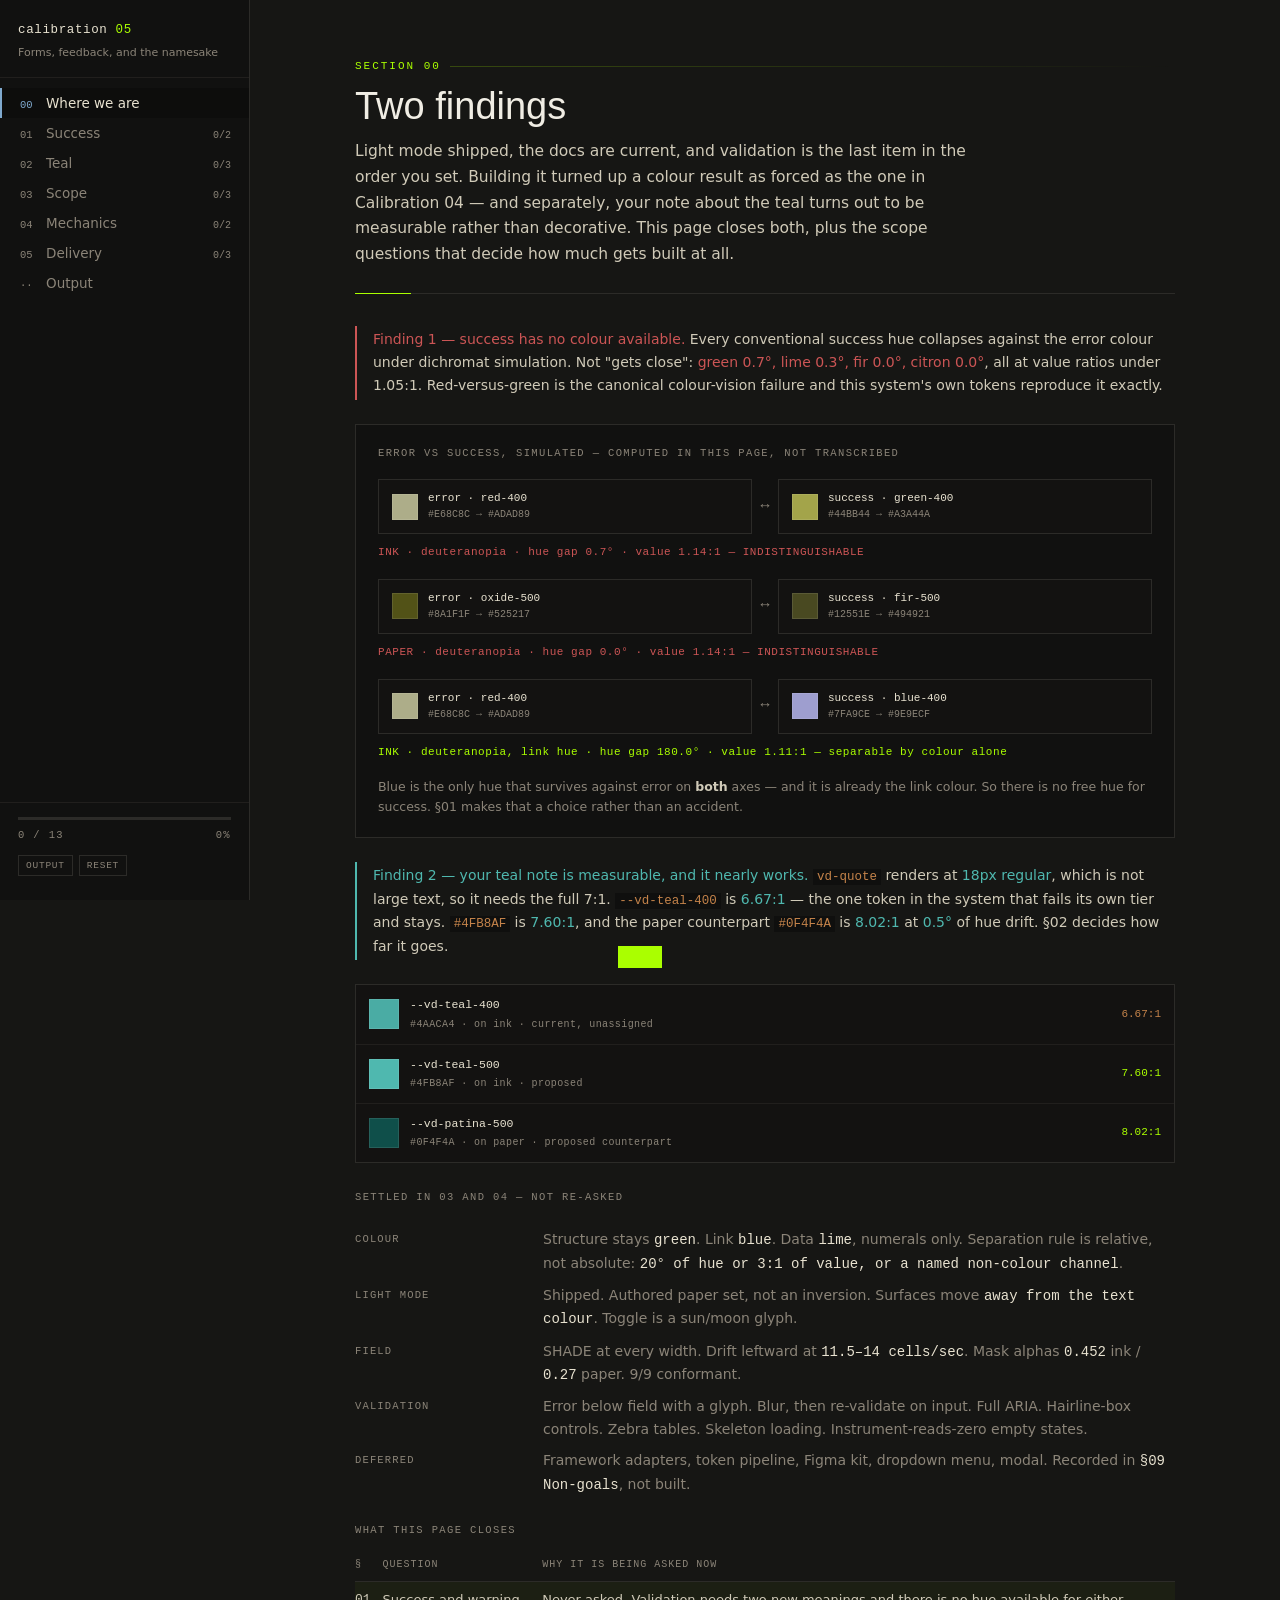
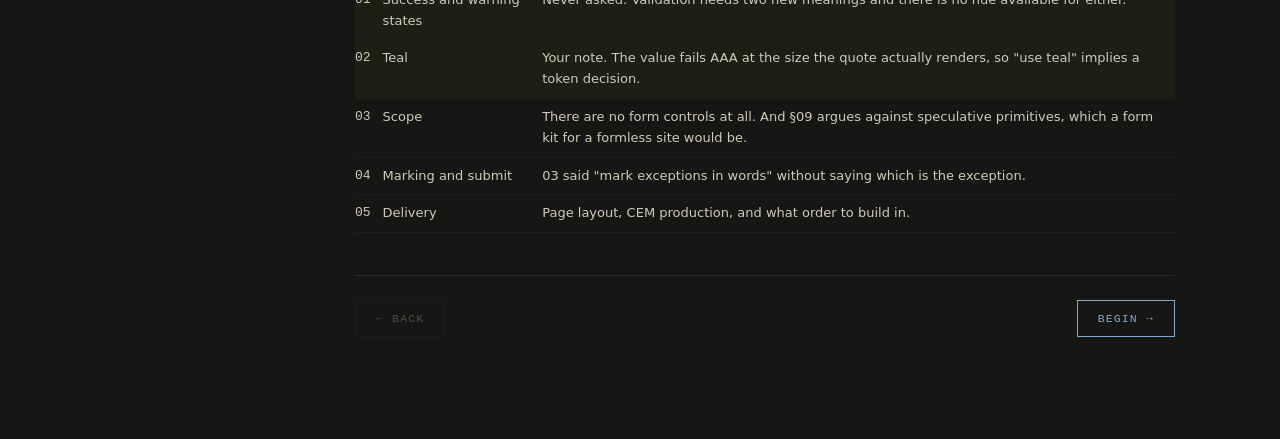
<file: calibration/calibration-05.html>
<!doctype html>
<html lang="en">
<head>
<meta charset="utf-8">
<meta name="viewport" content="width=device-width,initial-scale=1">
<title>Verdigris · Calibration 05 — Forms, feedback, and the namesake</title>
<style>
/* ══════════════════════════════════════════════════════════
   CHROME — carried from Calibration 02/03/04 unchanged, so
   this reads as the next pass. Deliberately not using --vd-*
   tokens: this page argues about those tokens.
   ══════════════════════════════════════════════════════════ */
:root{
  --bg:#161614; --bg-dim:#111110; --bg-hi:#1e1d1b; --bg-sel:#2c2b28;
  --dim:#524e48; --dim2:#8B8478; --bone:#D0CAB8; --bone-b:#E8E2D0; --white:#F0EDE4;
  --blue:#7FA9CE; --lime:#AAFF00; --green:#44BB44; --teal:#4FB8AF;
  --orange:#C4834A; --red:#CC5555;
  --line:#2c2b28; --line-soft:#211f1d;
  --f-sans:"Segoe UI Variable Text","Segoe UI",system-ui,sans-serif;
  --f-tech:Bahnschrift,"DIN Alternate","Segoe UI",sans-serif;
  --f-mono:"Cascadia Mono","Cascadia Code",Consolas,ui-monospace,monospace;
  --ease:cubic-bezier(.2,.6,.2,1);
}
*{box-sizing:border-box}
html,body{margin:0;padding:0}
body{background:var(--bg);color:var(--bone);font-family:var(--f-sans);font-size:15px;line-height:1.6;
  -webkit-font-smoothing:antialiased}
::selection{background:var(--bg-sel);color:var(--white)}
.lbl{font-family:var(--f-mono);font-size:10.5px;letter-spacing:.13em;text-transform:uppercase;color:var(--dim2)}

#shell{display:grid;grid-template-columns:250px minmax(0,1fr);min-height:100vh}
#rail{position:sticky;top:0;height:100vh;overflow-y:auto;background:var(--bg-dim);
  border-right:1px solid var(--line);padding:20px 0 24px;display:flex;flex-direction:column}
#rail::-webkit-scrollbar{width:7px}#rail::-webkit-scrollbar-thumb{background:var(--bg-sel)}
.rail-head{padding:0 18px 16px;border-bottom:1px solid var(--line-soft);margin-bottom:10px}
.rail-title{font-family:var(--f-mono);font-size:12.5px;color:var(--bone-b);letter-spacing:.05em}
.rail-title b{color:var(--lime);font-weight:400}
.rail-sub{font-size:11px;color:var(--dim2);margin-top:5px;line-height:1.45}
.nav-item{display:flex;gap:10px;align-items:baseline;width:100%;text-align:left;padding:7px 18px;
  background:none;border:0;cursor:pointer;color:var(--dim2);font-family:var(--f-sans);font-size:13.5px;
  border-left:2px solid transparent;transition:color .15s,background .15s}
.nav-item:hover{color:var(--bone);background:#00000030}
.nav-item.on{color:var(--bone-b);border-left-color:var(--blue);background:#00000040}
.nav-item .n{font-family:var(--f-mono);font-size:10.5px;color:var(--dim2);min-width:16px}
.nav-item.on .n{color:var(--blue)}
.nav-item .ct{margin-left:auto;font-family:var(--f-mono);font-size:10px;color:var(--dim2)}
.nav-item.done .ct{color:var(--lime)}
.rail-foot{margin-top:auto;padding:14px 18px 0;border-top:1px solid var(--line-soft)}
.bar{height:3px;background:var(--bg-sel);overflow:hidden;margin-bottom:7px}
.bar i{display:block;height:100%;background:var(--lime);width:0;transition:width .4s var(--ease)}
.rail-foot .lbl{display:flex;justify-content:space-between}
.mini{margin-top:11px;display:flex;gap:6px;flex-wrap:wrap}
.mini button{font-family:var(--f-mono);font-size:9.5px;letter-spacing:.08em;text-transform:uppercase;
  background:none;border:1px solid var(--line);color:var(--dim2);padding:4px 7px;cursor:pointer}
.mini button:hover{color:var(--bone);border-color:var(--dim2)}

#main{padding:0 0 110px;min-width:0}
.wrap{max-width:900px;margin:0 auto;padding:0 40px}

.sec-head{padding:58px 0 26px;margin-bottom:32px;position:relative;border-bottom:1px solid var(--line)}
.sec-head::after{content:"";position:absolute;left:0;bottom:-1px;width:56px;height:1px;background:var(--lime)}
.sec-num{font-family:var(--f-mono);font-size:11px;color:var(--lime);letter-spacing:.18em;margin-bottom:11px;
  display:flex;align-items:center;gap:9px}
.sec-num::after{content:"";flex:1;height:1px;background:linear-gradient(90deg,#aaff0038,transparent)}
.sec-title{font-family:var(--f-tech);font-size:38px;line-height:1.05;font-weight:400;color:var(--white);margin:0 0 13px}
.sec-lede{font-size:15.5px;color:var(--bone);max-width:66ch;line-height:1.65;margin:0}
.sec-lede em{color:var(--bone-b);font-style:italic}
.sec-lede code,.q-help code,.spnote code,.warn code,.kv code{font-family:var(--f-mono);font-size:12.5px;
  color:var(--orange);background:#0000004d;padding:1px 4px}

.q{padding:28px 0;border-bottom:1px solid var(--line-soft)}
.q:last-of-type{border-bottom:0}
.q-top{display:flex;gap:12px;align-items:baseline;margin-bottom:5px}
.q-id{font-family:var(--f-mono);font-size:10px;color:var(--dim2);padding-top:3px;min-width:30px}
.q-label{font-size:17px;color:var(--bone-b);line-height:1.45;font-weight:500;margin:0}
.q-help{font-size:13.5px;color:var(--dim2);line-height:1.6;margin:6px 0 0 42px;max-width:70ch}
.q-help b{color:var(--bone);font-weight:500}
.q-body{margin:16px 0 0 42px}
@media(max-width:820px){.q-help,.q-body{margin-left:0}}

textarea{width:100%;background:var(--bg-dim);border:1px solid var(--line);color:var(--bone-b);
  font-family:var(--f-sans);font-size:14.5px;line-height:1.6;padding:11px 13px;resize:vertical}
textarea:focus{outline:2px solid var(--blue);outline-offset:-1px;border-color:var(--blue)}
textarea::placeholder{color:#6B665E}

.opts{display:flex;flex-direction:column;gap:1px}
.opt{display:flex;gap:12px;padding:12px 14px;background:var(--bg-dim);border:1px solid var(--line-soft);
  cursor:pointer;transition:all .12s;align-items:flex-start}
.opt:hover{border-color:var(--dim2);background:var(--bg-hi)}
.opt.on{border-color:var(--blue);background:#7fa9ce0f}
.opt .box{width:14px;height:14px;border:1px solid var(--dim2);flex-shrink:0;margin-top:4px;position:relative;border-radius:50%}
.opt.multi .box{border-radius:0}
.opt.on .box{border-color:var(--blue)}
.opt.on .box::after{content:"";position:absolute;inset:3px;background:var(--blue);border-radius:50%}
.opt.multi.on .box::after{border-radius:0;inset:2px}
.opt .txt{min-width:0;display:block}
.opt .t{display:block;font-size:14.5px;color:var(--bone-b);line-height:1.45}
.opt .d{display:block;font-size:12.5px;color:var(--dim2);line-height:1.55;margin-top:3px}
.opt .d code{font-family:var(--f-mono);color:var(--orange);font-size:11.5px}
.opt .d b{color:var(--bone);font-weight:500}
.opt .pill{margin-left:auto;flex-shrink:0;font-family:var(--f-mono);font-size:9px;letter-spacing:.07em;
  padding:2px 6px;border:1px solid var(--line);color:var(--dim2);align-self:flex-start;margin-top:3px}

.spgrid{display:grid;gap:14px;grid-template-columns:1fr}
.spwrap{border:1px solid var(--line);background:var(--bg-dim);transition:border-color .15s}
.spwrap:hover{border-color:var(--dim2)}
.spwrap.on{border-color:var(--blue);box-shadow:0 0 0 1px var(--blue)}
.sphead{display:flex;align-items:center;gap:9px;padding:9px 12px;border-bottom:1px solid var(--line);
  cursor:pointer;user-select:none;flex-wrap:wrap}
.sphead .box{width:13px;height:13px;border:1px solid var(--dim2);border-radius:50%;position:relative;flex-shrink:0}
.spwrap.on .sphead .box{border-color:var(--blue)}
.spwrap.on .sphead .box::after{content:"";position:absolute;inset:3px;background:var(--blue);border-radius:50%}
.sphead .k{font-family:var(--f-mono);font-size:11.5px;letter-spacing:.07em;color:var(--bone)}
.spwrap.on .sphead .k{color:var(--bone-b)}
.sphead .cost{font-family:var(--f-mono);font-size:10px;letter-spacing:.05em;padding:2px 7px;border:1px solid}
.cost.free{color:var(--lime);border-color:#aaff0040}
.cost.paid{color:var(--orange);border-color:#c4834a55}
.cost.over{color:var(--red);border-color:#cc555555}
.sphead .tag{margin-left:auto;font-family:var(--f-mono);font-size:9.5px;color:var(--dim2);letter-spacing:.05em}
.spnote{font-size:12.5px;color:var(--dim2);padding:10px 12px 12px;line-height:1.55;border-top:1px solid var(--line-soft)}
.spnote b{color:var(--bone);font-weight:500}
.spnote .m{font-family:var(--f-mono);color:var(--bone)}
.spstage{padding:0;overflow:hidden}

.secnav{display:flex;gap:10px;margin-top:42px;padding-top:24px;border-top:1px solid var(--line)}
.btn{font-family:var(--f-mono);font-size:11.5px;letter-spacing:.1em;text-transform:uppercase;background:none;
  border:1px solid var(--line);color:var(--bone);padding:11px 20px;cursor:pointer;transition:all .14s}
.btn:hover{border-color:var(--dim2);background:var(--bg-hi)}
.btn.pri{border-color:var(--blue);color:var(--blue)}
.btn.pri:hover{background:var(--blue);color:#0d1620}
.btn:disabled{opacity:.3;cursor:default}
.spacer{flex:1}

.warn{border-left:2px solid var(--orange);padding:2px 0 2px 16px;margin:24px 0;font-size:14px;
  color:var(--bone);line-height:1.65}
.warn b{color:var(--orange);font-weight:500}
.warn.ok{border-color:var(--lime)}.warn.ok b{color:var(--lime)}
.warn.bad{border-color:var(--red)}.warn.bad b{color:var(--red)}
.warn.forced{border-color:var(--teal)}.warn.forced b{color:var(--teal)}
.kv{display:grid;grid-template-columns:170px 1fr;gap:9px 18px;font-size:14px;margin:22px 0}
.kv dt{font-family:var(--f-mono);font-size:10.5px;letter-spacing:.11em;text-transform:uppercase;color:var(--dim2);padding-top:3px}
.kv dd{margin:0;color:var(--bone)}
.kv dd b{color:var(--lime);font-weight:500;font-family:var(--f-mono)}
.kv dd.set{color:var(--dim2)}
.kv dd.set b{color:var(--bone-b)}

table.px{width:100%;border-collapse:collapse;font-size:13px;margin:18px 0}
table.px th{font-family:var(--f-mono);font-size:10px;letter-spacing:.1em;text-transform:uppercase;color:var(--dim2);
  text-align:left;padding:0 12px 8px 0;font-weight:400;border-bottom:1px solid var(--line)}
table.px td{padding:8px 12px 8px 0;border-bottom:1px solid var(--line-soft);color:var(--bone);vertical-align:top}
table.px td.n{font-family:var(--f-mono);white-space:nowrap}
table.px td.n.over{color:var(--red)}
table.px td.n.ok{color:var(--lime)}
table.px td.n.mid{color:var(--orange)}
table.px td.sw span{display:inline-block;width:11px;height:11px;margin-right:6px;vertical-align:-1px;border:1px solid #ffffff20}
table.px tr.hi td{background:#aaff000a}

.outbox{background:var(--bg-dim);border:1px solid var(--line);padding:16px;font-family:var(--f-mono);
  font-size:11.5px;line-height:1.65;color:var(--bone);white-space:pre-wrap;max-height:440px;overflow:auto}
.outbox::-webkit-scrollbar{width:8px}.outbox::-webkit-scrollbar-thumb{background:var(--bg-sel)}
.toast{position:fixed;bottom:22px;left:50%;transform:translate(-50%,90px);background:var(--lime);color:#141a06;
  font-family:var(--f-mono);font-size:11.5px;letter-spacing:.09em;text-transform:uppercase;padding:11px 22px;
  transition:transform .3s var(--ease);z-index:99}
.toast.on{transform:translate(-50%,0)}
@media(max-width:900px){#shell{grid-template-columns:1fr}
  #rail{position:static;height:auto;border-right:0;border-bottom:1px solid var(--line)}
  .wrap{padding:0 20px}.sec-title{font-size:30px}}

/* ── vision + ground simulation ────────────────────────────── */
.vbar{position:sticky;top:0;z-index:40;display:flex;gap:8px;align-items:center;flex-wrap:wrap;
  background:#0e0e0d;border:1px solid var(--line);padding:9px 12px;margin:0 0 22px}
.vbar button{font-family:var(--f-mono);font-size:10px;letter-spacing:.09em;text-transform:uppercase;
  background:none;border:1px solid var(--line);color:var(--dim2);padding:5px 9px;cursor:pointer;transition:all .12s}
.vbar button:hover{color:var(--bone);border-color:var(--dim2)}
.vbar button.on{color:#141a06;background:var(--lime);border-color:var(--lime)}
.vbar .sep{width:1px;align-self:stretch;background:var(--line);margin:0 3px}
.vbar .hint{font-size:11.5px;color:var(--dim2);margin-left:auto}
/* .spstage is deliberately NOT in this list. Every specimen stage
   contains a .demo, so filtering both would nest two colour matrices
   and apply the simulation TWICE — overstating every collapse this
   page argues about. One filter, on the innermost stage only. */
body.sim-deuter .swrow,body.sim-deuter .demo{filter:url(#f-deuter)}
body.sim-protan .swrow,body.sim-protan .demo{filter:url(#f-protan)}
body.sim-gray   .swrow,body.sim-gray   .demo{filter:grayscale(1)}
#svgf{position:absolute;width:0;height:0;overflow:hidden}

/* ── swatch strip ─────────────────────────────────────────── */
.swrow{display:grid;gap:1px;background:var(--line-soft);border:1px solid var(--line);margin:16px 0}
.swrow>div{background:#131211;padding:11px 13px;display:flex;gap:11px;align-items:center}
.swrow .chip{width:30px;height:30px;flex-shrink:0;border:1px solid #ffffff18}
.swrow .nm{font-family:var(--f-mono);font-size:11.5px;color:var(--bone-b)}
.swrow .mt{font-family:var(--f-mono);font-size:10px;color:var(--dim2);display:block;margin-top:2px;letter-spacing:.04em}
.swrow .rt{margin-left:auto;font-family:var(--f-mono);font-size:11px;color:var(--lime);white-space:nowrap}
.swrow .rt.bad{color:var(--red)}
.swrow .rt.mid{color:var(--orange)}

/* ── the collapse diagram ─────────────────────────────────── */
.collapse{border:1px solid var(--line);background:var(--bg-dim);padding:20px 22px;margin:20px 0}
.cpair{display:grid;grid-template-columns:1fr 26px 1fr;gap:0;align-items:center;margin:18px 0 0}
.cpair .side{display:flex;align-items:center;gap:10px;padding:11px 13px;background:#131211;border:1px solid var(--line)}
.cpair .arrow{text-align:center;font-family:var(--f-mono);font-size:15px;color:var(--dim2)}
.cpair .chip{width:26px;height:26px;flex-shrink:0;border:1px solid #ffffff18}
.cpair .nm{font-family:var(--f-mono);font-size:11px;color:var(--bone-b);line-height:1.35}
.cpair .nm span{display:block;color:var(--dim2);font-size:10px;margin-top:2px}
.cverdict{font-family:var(--f-mono);font-size:11px;letter-spacing:.05em;margin-top:10px;color:var(--red)}
.cverdict.ok{color:var(--lime)}

/* ══════════════════════════════════════════════════════════
   SPECIMENS — every stage renders against a switchable
   ground, because the paper collapse is worse than the ink
   one and judging only on ink would flatter the options.
   ══════════════════════════════════════════════════════════ */
.demo{padding:22px 24px;background:var(--d-bg);color:var(--d-text);font-family:var(--f-sans);font-size:14px}
.demo .dlbl{font-family:var(--f-mono);font-size:9.5px;letter-spacing:.14em;text-transform:uppercase;
  color:var(--d-muted);margin-bottom:15px;display:block}

/* a field, built the way the real one would be */
.fld{margin-bottom:19px;max-width:44ch}
.fld:last-child{margin-bottom:0}
.fld label{display:block;font-family:var(--f-mono);font-size:10.5px;letter-spacing:.12em;
  text-transform:uppercase;color:var(--d-muted);margin-bottom:7px}
.fld label .rq{color:var(--d-err);margin-left:3px}
.fld label .op{color:var(--d-muted);text-transform:none;letter-spacing:.02em;font-size:10px;margin-left:5px}
.fld .ctl{display:block;width:100%;min-height:44px;background:var(--d-sunk);color:var(--d-text);
  border:1px solid var(--d-rule);border-radius:2px;padding:11px 13px;font-family:var(--f-sans);font-size:14.5px;
  line-height:1.4}
.fld .ctl.empty{color:var(--d-muted)}
.fld.is-invalid .ctl{border-color:var(--d-err);box-shadow:inset 2px 0 0 var(--d-err)}
.fld.is-valid   .ctl{border-color:var(--d-ok)}
.fld.is-warn    .ctl{border-color:var(--d-warn)}
.fld.is-focus   .ctl{outline:3px solid var(--d-focus);outline-offset:1px;border-color:var(--d-focus)}
.fld .msg{display:flex;gap:7px;align-items:flex-start;margin-top:7px;font-size:13px;line-height:1.45}
.fld .msg .g{font-family:var(--f-mono);font-weight:700;flex-shrink:0;line-height:1.45}
.fld .msg.err{color:var(--d-err)}
.fld .msg.ok{color:var(--d-ok)}
.fld .msg.warn{color:var(--d-warn)}
.fld .msg.quiet{color:var(--d-muted)}
.fld .hint{font-size:12.5px;color:var(--d-muted);margin-top:6px;line-height:1.45}

/* error summary block */
.esum{border:1px solid var(--d-err);border-left-width:3px;padding:13px 15px;margin-bottom:22px;max-width:52ch}
.esum .h{font-family:var(--f-tech);font-size:16px;color:var(--d-err);margin:0 0 8px;font-weight:500}
.esum ul{margin:0;padding-left:18px;font-size:13.5px;line-height:1.7}
.esum a{color:var(--d-err);text-decoration:underline;text-underline-offset:2px;cursor:pointer}

/* the pull-quote specimen */
.qt{padding-left:18px;border-left:2px solid var(--q-rule);max-width:56ch}
.qt blockquote{margin:0;font-size:18px;line-height:28px;color:var(--q-text);font-family:var(--f-sans)}
.qt figcaption{margin-top:9px;font-family:var(--f-mono);font-size:10.5px;letter-spacing:.06em;color:var(--d-muted)}
.qt.tinted blockquote{color:var(--q-tint)}
.qt.markonly{border-left-color:var(--q-tint)}
.qt .qmark{font-family:var(--f-tech);font-size:34px;line-height:1;color:var(--q-tint);display:block;margin-bottom:2px}

/* control inventory grid */
.inv{display:grid;grid-template-columns:repeat(auto-fill,minmax(210px,1fr));gap:14px}
.inv .cell{border:1px solid var(--d-rule);padding:13px;border-radius:2px}
.inv .cell .cn{font-family:var(--f-mono);font-size:10px;letter-spacing:.1em;text-transform:uppercase;
  color:var(--d-muted);margin-bottom:9px;display:block}
.chk{display:flex;gap:10px;align-items:center;font-size:14px;margin-bottom:9px;color:var(--d-text)}
.chk:last-child{margin-bottom:0}
.chk i{width:17px;height:17px;border:1px solid var(--d-rule);flex-shrink:0;position:relative;
  background:var(--d-sunk);border-radius:2px}
.chk.rd i{border-radius:50%}
.chk.on i{border-color:var(--d-struct)}
.chk.on i::after{content:"";position:absolute;inset:3px;background:var(--d-struct);border-radius:1px}
.chk.rd.on i::after{border-radius:50%}
.sel{position:relative}
.sel::after{content:"▾";position:absolute;right:13px;top:12px;color:var(--d-muted);font-size:13px;pointer-events:none}

/* skeleton + empty */
.skel{display:block;height:11px;background:var(--d-sunk);border-radius:2px;margin-bottom:9px}
.skel.w1{width:70%}.skel.w2{width:92%}.skel.w3{width:48%}
.zero{font-family:var(--f-mono);font-size:26px;color:var(--d-muted);font-variant-numeric:tabular-nums}
.zerolbl{font-family:var(--f-mono);font-size:10px;letter-spacing:.12em;text-transform:uppercase;
  color:var(--d-muted);margin-top:4px}
</style>
</head>
<body>

<svg id="svgf" aria-hidden="true"><defs>
  <filter id="f-deuter" color-interpolation-filters="linearRGB">
    <feColorMatrix type="matrix" values="0.2920 0.7054 -0.0003 0 0
                                         0.2934 0.7089  0.0000 0 0
                                        -0.0209 0.0225  1.0000 0 0
                                         0      0       0      1 0"/>
  </filter>
  <filter id="f-protan" color-interpolation-filters="linearRGB">
    <feColorMatrix type="matrix" values="0.1121 0.8853 -0.0005 0 0
                                         0.1127 0.8897 -0.0001 0 0
                                         0.0045 0.0000  1.0019 0 0
                                         0      0       0      1 0"/>
  </filter>
</defs></svg>

<div id="shell">
  <nav id="rail">
    <div class="rail-head">
      <div class="rail-title">calibration <b>05</b></div>
      <div class="rail-sub">Forms, feedback, and the namesake</div>
    </div>
    <div id="nav"></div>
    <div class="rail-foot">
      <div class="bar"><i id="barfill"></i></div>
      <div class="lbl"><span id="pcount">0 / 0</span><span id="ppct">0%</span></div>
      <div class="mini">
        <button id="b-out">Output</button>
        <button id="b-reset">Reset</button>
      </div>
    </div>
  </nav>
  <main id="main"><div class="wrap" id="stage"></div></main>
</div>
<div class="toast" id="toast"></div>

<script>
"use strict";

/* ═══════════════════════════════════════════════════════════
   COLOUR MATH — identical to Calibration 04. Every figure
   quoted on this page is produced by these functions at
   render time, so nothing here is transcribed.
   ═══════════════════════════════════════════════════════════ */
function lin(c){c/=255;return c<=0.03928?c/12.92:Math.pow((c+0.055)/1.055,2.4);}
function enc(c){c=Math.max(0,Math.min(1,c));
  return Math.round((c<=0.0031308?12.92*c:1.055*Math.pow(c,1/2.4)-0.055)*255);}
function rgb(h){h=h.replace('#','');
  return [parseInt(h.slice(0,2),16),parseInt(h.slice(2,4),16),parseInt(h.slice(4,6),16)];}
function hex(a){return '#'+a.map(v=>('0'+Math.round(v).toString(16)).slice(-2)).join('').toUpperCase();}
function lum(h){const c=rgb(h);return 0.2126*lin(c[0])+0.7152*lin(c[1])+0.0722*lin(c[2]);}
function ratio(a,b){const x=lum(a),y=lum(b);return (Math.max(x,y)+0.05)/(Math.min(x,y)+0.05);}
const DEUTER=[[0.2920,0.7054,-0.0003],[0.2934,0.7089,0.0000],[-0.0209,0.0225,1.0000]];
const PROTAN=[[0.1121,0.8853,-0.0005],[0.1127,0.8897,-0.0001],[0.0045,0.0000,1.0019]];
function sim(h,M){const c=rgb(h).map(lin);
  return hex([0,1,2].map(i=>enc(M[i][0]*c[0]+M[i][1]*c[1]+M[i][2]*c[2])));}
function hue(h){const c=rgb(h).map(v=>v/255);
  const mx=Math.max.apply(null,c),mn=Math.min.apply(null,c),d=mx-mn;
  if(!d)return 0;
  let x; if(mx===c[0])x=60*(((c[1]-c[2])/d)%6);
  else if(mx===c[1])x=60*(((c[2]-c[0])/d)+2); else x=60*(((c[0]-c[1])/d)+4);
  return (x+360)%360;}
function hgap(a,b){const d=Math.abs(hue(a)-hue(b));return Math.min(d,360-d);}

/* ═══════════════════════════════════════════════════════════
   TOKENS — read from the shipped stylesheet's values, kept
   here as literals so this page runs standalone.
   ═══════════════════════════════════════════════════════════ */
const INK='#161614', PAPER='#F0EDE4';
const TOK={
  /* ink */
  bone7:'#F0EDE4', bone6:'#E8E2D0', bone5:'#D0CAB8', bone4:'#A8A192',
  green:'#44BB44', blue:'#7FA9CE', lime:'#AAFF00', red4:'#E68C8C', red3:'#CC5555',
  teal4:'#4AACA4', teal5:'#4FB8AF', orange:'#C4834A',
  inkSunk:'#111110', inkRule:'#2c2b28',
  /* paper */
  graph7:'#161614', graph6:'#1E1D1B', graph5:'#2C2A26', graph4:'#47423B',
  fir:'#12551E', slate:'#22506F', citron:'#454F00', oxide:'#8A1F1F',
  chalk:'#ABA492', patina:'#0F4F4A',
  paperSunk:'#FAF8F2', paperRule:'#C2BBA8'
};

/* The two grounds, expressed as the custom properties every
   specimen reads. Switching ground re-renders; it does not
   re-theme by filter, because a filter would lie. */
function groundVars(g, o){
  o=o||{};
  const ink = g!=='paper';
  const V = ink ? {
    '--d-bg':INK, '--d-sunk':TOK.inkSunk, '--d-rule':TOK.inkRule,
    '--d-text':TOK.bone5, '--d-strong':TOK.bone6, '--d-muted':TOK.bone4,
    '--d-err':TOK.red4, '--d-struct':TOK.green, '--d-focus':TOK.lime, '--d-link':TOK.blue
  } : {
    '--d-bg':PAPER, '--d-sunk':TOK.paperSunk, '--d-rule':TOK.paperRule,
    '--d-text':TOK.graph5, '--d-strong':TOK.graph6, '--d-muted':TOK.graph4,
    '--d-err':TOK.oxide, '--d-struct':TOK.fir, '--d-focus':TOK.citron, '--d-link':TOK.slate
  };
  V['--d-ok']   = o.ok   || V['--d-muted'];
  V['--d-warn'] = o.warn || V['--d-muted'];
  V['--q-rule'] = o.qrule|| V['--d-struct'];
  V['--q-text'] = o.qtext|| V['--d-strong'];
  V['--q-tint'] = o.qtint|| V['--d-strong'];
  return Object.keys(V).map(k=>k+':'+V[k]).join(';');
}
const gBg    = g => g==='paper'?PAPER:INK;
const gErr   = g => g==='paper'?TOK.oxide:TOK.red4;
const gOkHue = g => g==='paper'?TOK.fir:TOK.green;
const gLink  = g => g==='paper'?TOK.slate:TOK.blue;
const gMuted = g => g==='paper'?TOK.graph4:TOK.bone4;
const gStrong= g => g==='paper'?TOK.graph6:TOK.bone6;
const gTeal  = g => g==='paper'?TOK.patina:TOK.teal5;

/* ═══════════════════════════════════════════════════════════
   SPECIMEN BUILDERS
   ═══════════════════════════════════════════════════════════ */

/* §01 — a real field in every state the choice produces.
   The success treatment is the variable; everything else is
   held constant so the comparison is about one thing. */
function fieldSpec(g, ok){
  /* ok: {mode:'none'|'achro'|'link'|'hue', colour, glyph, word} */
  const vars = groundVars(g, {ok: ok.colour});
  let validRow;
  if(ok.mode==='none'){
    validRow = `<div class="fld">
      <label for="x2">Email</label>
      <span class="ctl">dave@dreyburn.com</span>
      <div class="msg quiet"><span class="g">·</span><span>no message — the field simply stops objecting</span></div>
    </div>`;
  } else {
    validRow = `<div class="fld is-valid">
      <label for="x2">Email</label>
      <span class="ctl">dave@dreyburn.com</span>
      <div class="msg ok"><span class="g">${ok.glyph}</span><span>${ok.word}</span></div>
    </div>`;
  }
  return `<div class="demo" style="${vars}">
    <span class="dlbl">${g==='paper'?'Paper':'Ink'} · invalid above, valid below</span>
    <div class="fld is-invalid">
      <label for="x1">Full name</label>
      <span class="ctl empty">Enter your name</span>
      <div class="msg err"><span class="g">!</span><span>Enter your name so I know who I am replying to.</span></div>
    </div>
    ${validRow}
  </div>`;
}

/* The collapse diagram: two swatches, simulated, side by side. */
function collapseSpec(a,b,la,lb,M,mlabel){
  const sa=sim(a,M), sb=sim(b,M);
  const gap=hgap(sa,sb), val=ratio(sa,sb);
  const dead = gap<20 && val<3;
  return `<div class="cpair">
    <div class="side"><i class="chip" style="background:${sa}"></i>
      <span class="nm">${la}<span>${a} → ${sa}</span></span></div>
    <div class="arrow">↔</div>
    <div class="side"><i class="chip" style="background:${sb}"></i>
      <span class="nm">${lb}<span>${b} → ${sb}</span></span></div>
  </div>
  <div class="cverdict ${dead?'':'ok'}">${mlabel} · hue gap ${gap.toFixed(1)}° · value ${val.toFixed(2)}:1
    — ${dead?'INDISTINGUISHABLE':'separable by colour alone'}</div>`;
}

/* §02 — the pull-quote, at its real 18px, with teal applied
   three different ways. */
function quoteSpec(g, mode, teal){
  const t = teal || gTeal(g);
  const o = {qtint:t};
  if(mode==='rule')  o.qrule = t;
  if(mode==='text')  { o.qrule = t; o.qtext = t; }
  if(mode==='mark')  o.qrule = g==='paper'?TOK.paperRule:TOK.inkRule;
  const vars = groundVars(g, o);
  const bodyC = mode==='text' ? t : gStrong(g);
  const r = ratio(bodyC, gBg(g));
  const rr = ratio(t, gBg(g));
  return `<div class="demo" style="${vars}">
    <span class="dlbl">${g==='paper'?'Paper':'Ink'} · vd-quote at its real 18px / 28px</span>
    <figure class="qt ${mode==='text'?'tinted':''} ${mode==='mark'?'markonly':''}">
      ${mode==='mark'?'<span class="qmark">&ldquo;</span>':''}
      <blockquote>An interface that hides its own decision boundaries has not
        removed them. It has moved them somewhere you cannot argue with.</blockquote>
      <figcaption>The reason this page exists</figcaption>
    </figure>
    <div style="font-family:var(--f-mono);font-size:10px;letter-spacing:.05em;margin-top:16px;
      color:${r>=7?'#4FB8AF':'#CC5555'}">
      quote text ${r.toFixed(2)}:1 · teal mark ${rr.toFixed(2)}:1 · AAA needs 7:1 at 18px regular</div>
  </div>`;
}

/* §03 — the control inventory, rendered so "which of these"
   is a visual question rather than a list of nouns. */
function inventorySpec(g){
  const vars=groundVars(g);
  return `<div class="demo" style="${vars}">
    <span class="dlbl">${g==='paper'?'Paper':'Ink'} · every control, hairline box, 44px minimum</span>
    <div class="inv">
      <div class="cell"><span class="cn">text · email · url</span>
        <div class="fld" style="margin:0"><span class="ctl empty">you@example.com</span></div></div>
      <div class="cell"><span class="cn">textarea</span>
        <div class="fld" style="margin:0"><span class="ctl empty" style="min-height:72px">What are you working on?</span></div></div>
      <div class="cell"><span class="cn">select</span>
        <div class="fld sel" style="margin:0"><span class="ctl">Consulting enquiry</span></div></div>
      <div class="cell"><span class="cn">checkbox</span>
        <div class="chk on"><i></i>Send me a copy</div>
        <div class="chk"><i></i>Add me to nothing</div></div>
      <div class="cell"><span class="cn">radio</span>
        <div class="chk rd on"><i></i>Consulting</div>
        <div class="chk rd"><i></i>Speaking</div></div>
      <div class="cell"><span class="cn">skeleton · empty</span>
        <span class="skel w2"></span><span class="skel w1"></span><span class="skel w3"></span>
        <div class="zero" style="margin-top:12px">0</div><div class="zerolbl">records</div></div>
    </div>
  </div>`;
}

/* §04 — required vs optional marking, both directions live. */
function markSpec(g, mode){
  const vars=groundVars(g);
  const req = mode==='required';
  const mk = (name,isReq)=>`<div class="fld">
    <label>${name}${ req && isReq ? '<span class="rq">*</span>' :
              (!req && !isReq ? '<span class="op">(optional)</span>' : '')}</label>
    <span class="ctl empty">&nbsp;</span></div>`;
  return `<div class="demo" style="${vars}">
    <span class="dlbl">${g==='paper'?'Paper':'Ink'} · ${req?'mark the required':'mark the optional'}</span>
    ${mk('Name',true)}${mk('Email',true)}${mk('Company',false)}${mk('Message',true)}
    <div class="fld"><div class="hint">${req
      ? 'Three of four carry a mark. The asterisk is doing most of the work and the eye must scan for its absence.'
      : 'One of four carries a mark. The default is “this is needed”, and the exception is stated in a word rather than a symbol.'}</div></div>
  </div>`;
}

/* §04 — error summary vs inline only. */
function summarySpec(g, mode){
  const vars=groundVars(g);
  const summary = mode==='summary' ? `<div class="esum">
      <p class="h">2 fields need attention</p>
      <ul><li><a>Full name — enter your name</a></li>
          <li><a>Email — this address is missing an @</a></li></ul>
    </div>` : '';
  return `<div class="demo" style="${vars}">
    <span class="dlbl">${g==='paper'?'Paper':'Ink'} · after pressing Send with two bad fields</span>
    ${summary}
    <div class="fld is-invalid">
      <label>Full name</label><span class="ctl empty">&nbsp;</span>
      <div class="msg err"><span class="g">!</span><span>Enter your name.</span></div></div>
    <div class="fld is-invalid">
      <label>Email</label><span class="ctl">dave.dreyburn.com</span>
      <div class="msg err"><span class="g">!</span><span>This address is missing an @.</span></div></div>
    <div class="fld"><div class="hint">${mode==='summary'
      ? 'Focus moves to the summary heading on submit. Each entry is a link to its field.'
      : 'Focus moves to the first invalid field on submit. Nothing is repeated.'}</div></div>
  </div>`;
}

/* ═══════════════════════════════════════════════════════════
   SECTIONS
   ═══════════════════════════════════════════════════════════ */
const SECTIONS=[

{id:'intro',num:'00',nav:'Where we are',title:'Two findings',noCount:true,intro:true,
 lede:'Light mode shipped, the docs are current, and validation is the last item in the order you set. Building it turned up a colour result as forced as the one in Calibration 04 — and separately, your note about the teal turns out to be measurable rather than decorative. This page closes both, plus the scope questions that decide how much gets built at all.'},

/* ── 01 · THE SUCCESS PROBLEM ─────────────────────────────── */
{id:'success',num:'01',nav:'Success',title:'There is no green left',
 lede:'Validation wants two new meanings: <em>this is wrong</em> and <em>this is fine</em>. Error already has a colour. Success conventionally takes green — but green is the structure accent, and more to the point, <b>every candidate success hue collapses against the error colour under dichromat simulation</b>. Not marginally. The diagrams below are computed live from the shipped tokens, and the paper theme is worse than the ink one.',
 vbar:true, ground:true,
 qs:[
  {id:'v-success',type:'specimen',
   label:'Does a success state exist, and if so what carries it?',
   help:'Each stage shows the same field invalid, then valid. <b>Switch the ground to Paper</b> and then flip the simulator to Deuteranopia. Option D is included so you can watch the failure happen rather than take my word for it.',
   opts:[
    {v:'none',k:'A — No success colour. Only errors speak.',tag:'recommended',cost:'free',
     dyn:g=>fieldSpec(g,{mode:'none'}),
     note:'Feedback is asymmetric on purpose: an error is an interruption, a pass is the absence of one. The field returns to rest and the message clears. <b>Nothing to simulate</b>, because nothing is encoded in hue. <b>Cost:</b> a user who wants confirmation gets silence — which for a four-field contact form is arguably correct and for a twenty-field form is not.'},
    {v:'achro',k:'B — Success exists, achromatic. Glyph and word, no hue.',cost:'free',
     dyn:g=>fieldSpec(g,{mode:'achro',colour:null,glyph:'✓',word:'Looks like a valid address.'}),
     note:'The tick and the sentence carry the meaning; the colour is the ordinary text colour. Survives every vision condition, greyscale print and a monochrome display, because there is nothing in it to lose. <b>Cost:</b> it is quieter than users expect, and "valid" and "hint" end up looking identical unless the glyph does all the work.'},
    {v:'link',k:'C — Success takes the link hue (blue / slate).',cost:'paid',
     dyn:g=>fieldSpec(g,{mode:'link',colour:gLink(g),glyph:'✓',word:'Looks like a valid address.'}),
     note:'The only hue that separates from error on <b>both</b> dichromat axes. But it is already <span class="m">--vd-link</span>, and the doctrine says link colour marks text that navigates. A blue "valid" line under a field is text that does not navigate. <b>Cost:</b> either the link rule gains an exception, or the system accepts two meanings on one hue.'},
    {v:'hue',k:'D — Success takes green / fir anyway. Watch it fail.',cost:'over',
     dyn:g=>fieldSpec(g,{mode:'hue',colour:gOkHue(g),glyph:'✓',word:'Looks like a valid address.'}),
     note:'The conventional choice, included as a control. Under deuteranopia the error line and the success line become the <b>same colour</b> — so the only thing distinguishing "wrong" from "right" is reading the sentence. Included because if you pick it, it should be because you decided the sentence is enough, not because the collapse went unmeasured.'},
   ]},

  {id:'v-warn',type:'choice',
   label:'Is there a warning tier at all?',
   help:'Orange <code>#C4834A</code> measures <b>5.77:1</b> on ink — it is a non-text token and always has been. A warning <em>message</em> therefore cannot be orange text without breaking the AAA commitment, which leaves three honest options.',
   opts:[
    {v:'no',t:'No warning tier. A thing is either an error or it is not.',d:'Keeps the state model to invalid / valid / rest and avoids inventing a colour that cannot be text. Anything that would have been a warning becomes a <b>hint</b> below the field in the muted text colour, which already exists and already passes.'},
    {v:'text',t:'Warning exists, in ordinary text with a glyph.',d:'Same channel as option B above: the glyph and the word carry it, the colour does not. Costs nothing and stays conformant, but then warning and hint look the same and the distinction lives entirely in wording.'},
    {v:'newtoken',t:'Warning exists, and I author a new AAA amber for it.',d:'Requires a fresh value at 7:1 on both grounds — roughly <code>#D9A05B</code> on ink and something near <code>#6B4410</code> on paper — plus its own dichromat check against error. <b>Real work, and a fourth accent</b> in a system whose whole argument is three.'},
   ]},

  {id:'v-note',type:'prose',rows:3,label:'Feedback notes.',optional:true,
   ph:'If none of the four success options is right, say what a valid field should do that none of them does.'},
]},

/* ── 02 · THE NAMESAKE ────────────────────────────────────── */
{id:'teal',num:'02',nav:'Teal',title:'The namesake, finally used',
 lede:'You are right that the pull-quote is where teal belongs, and the measurement supports it better than I expected. But <code>--vd-teal-400</code> is <b>6.67:1</b>, and <code>vd-quote</code> renders at <b>18px regular</b> — which is not large text, so it needs the full 7:1 and currently fails it. <code>#4FB8AF</code> measures <b>7.60:1</b>. The question is how far the promotion goes.',
 vbar:true, ground:true,
 qs:[
  {id:'t-mode',type:'specimen',
   label:'How does teal appear in the quote?',
   help:'All three are the real component at its real size, with the ratio computed underneath. Note the caption is <b>muted</b> in all three — teal never touches it.',
   opts:[
    {v:'rule',k:'A — The left rule only. Quote text stays bone.',tag:'recommended',cost:'free',
     dyn:g=>quoteSpec(g,'rule'),
     note:'The rule is a <b>non-text</b> element needing 3:1, which teal clears on both grounds with room. The quote reads as a quote and the patina is a marker, not a voice. <b>This also means the promotion to 7.60:1 is optional</b> — though I would still do it, so the token is legal everywhere. <b>Cost:</b> subtle, and it changes <span class="m">--vd-rule-accent</span> for this one component only.'},
    {v:'text',k:'B — Rule and quote text both teal.',cost:'paid',
     dyn:g=>quoteSpec(g,'text'),
     note:'The quote becomes a different voice on the page, which is what a pull-quote is for. <b>Requires the lift</b>: at <span class="m">#4AACA4</span> this is 6.67:1 and fails. At <span class="m">#4FB8AF</span> it is 7.60:1 and passes. <b>Cost:</b> a body-text-sized run of colour is the loudest thing teal could do, and it must never sit near a link — teal and blue are <b>0.0°</b> apart under deuteranopia.'},
    {v:'mark',k:'C — A teal quotation mark, rule stays hairline.',cost:'free',
     dyn:g=>quoteSpec(g,'mark'),
     note:'Teal appears as one large glyph and nothing else. Decorative, so no contrast floor applies to it at all, and it gives the quote a masthead. <b>Cost:</b> a 34px quotation mark is an editorial gesture this system has not made anywhere else, and it competes with the display face.'},
   ]},

  {id:'t-lift',type:'choice',
   label:'Do I promote the token to an AAA value?',
   help:'Independent of the question above. <code>--vd-teal-400</code> is currently documented as <em>"unassigned, just short of AAA"</em> — the only token in the system that fails its own tier and stays.',
   opts:[
    {v:'lift',t:'Yes — retire #4AACA4, add --vd-teal-500 #4FB8AF at 7.60:1',d:'The value Calibration 04 was already testing with. Makes teal legal as text anywhere, removes the one token that fails its tier, and lets the docs stop apologising for it. Paper counterpart <code>#0F4F4A</code> measures <b>8.02:1</b> at only <b>0.5°</b> of hue drift, so the family survives the theme switch.'},
    {v:'both',t:'Keep both — 400 for non-text, 500 for text',d:'Matches how <code>--vd-red-300</code> and <code>--vd-red-400</code> already work: a border value and a text value in one family. Most consistent with existing structure, one more token to document.'},
    {v:'keep',t:'No — leave it at 6.67:1 and use teal for non-text only',d:'Honest and cheap, and it keeps the published failure as a teaching example. Forecloses option B above permanently.'},
   ]},

  {id:'t-scope',type:'choice',
   label:'Where else may teal appear?',
   help:'The constraint that matters: teal and link blue are <b>0.0°</b> apart under deuteranopia. Anywhere teal sits beside a link, it must not be the only difference.',
   opts:[
    {v:'quote',t:'The pull-quote and nothing else.',d:'One component, one colour, one story — and the docs can say exactly why the system\'s namesake appears once. No adjacency risk because <code>vd-quote</code> contains no links.'},
    {v:'editorial',t:'The editorial family — pull-quote, figure captions, marginalia.',d:'Teal becomes "the voice that is not the page talking". Coherent, and all three are low-frequency. <b>Risk:</b> <code>.vd-cite</code> marginalia can sit next to prose links.'},
    {v:'open',t:'Any non-text decorative use, judged case by case.',d:'Maximum freedom, and the option most likely to reintroduce the exact problem this system spent two calibrations solving. Included for completeness.'},
   ]},

  {id:'t-note',type:'prose',rows:2,label:'Teal notes.',optional:true},
]},

/* ── 03 · SCOPE ───────────────────────────────────────────── */
{id:'scope',num:'03',nav:'Scope',title:'Does the site get a form?',
 lede:'There is currently <b>no form anywhere</b> — not an unstyled one, zero rules for <code>input</code>, <code>select</code> or <code>fieldset</code>. So this is not a state layer on top of existing controls; it is building the controls. And §09 of the docs already justifies omitting dropdowns and tabs with <em>"speculative primitives rot"</em>. Building a form kit for a site with no forms is that sentence describing itself.',
 vbar:true, ground:true,
 qs:[
  {id:'s-real',type:'choice',
   label:'Is there a real, working form on dreyburn.com?',
   help:'This decides whether §09 needs an exception paragraph or not. It is the single highest-leverage answer on this page.',
   opts:[
    {v:'contact',t:'Yes — a real contact form.',d:'The kit stops being speculative because the site uses it. A static site needs a third-party endpoint (Formspree, Basin, a Worker); that is a dependency in a zero-dependency system, but it is a <em>runtime</em> one, not a build one, and it can be stated plainly. <b>I would need to know which endpoint you want before wiring it.</b>'},
    {v:'specimen',t:'No — the docs gallery is the deliverable.',d:'The form kit exists to be <em>shown</em>, as a portfolio artifact demonstrating validation doctrine. Then §09 needs a paragraph distinguishing "built to be demonstrated" from "built speculatively" — a real distinction, but one I have to argue rather than assert.'},
    {v:'defer',t:'Neither yet — build the primitives, decide the form later.',d:'Controls and states land in the CSS, the gallery lands in the docs, and no claim is made about the site. Lowest risk, and it leaves the §09 tension unresolved and visible.'},
   ]},

  {id:'s-controls',type:'multi',
   label:'Which controls get built?',
   help:'Pick everything the kit should cover. The stage below renders all of them so the question is visual. <b>Anything unpicked does not get styled at all</b> — I would rather ship four correct controls than nine hedged ones.',
   opts:[
    {v:'text',t:'Text, email, url, tel',d:'The base. Almost certainly yes.'},
    {v:'textarea',t:'Textarea',d:'With a resize affordance and an optional character counter.'},
    {v:'select',t:'Select',d:'See the next question — this one has a fork in it.'},
    {v:'check',t:'Checkbox',d:'Custom-drawn box; the native one cannot take the hairline treatment.'},
    {v:'radio',t:'Radio',d:'Same, plus real fieldset and legend semantics.'},
    {v:'search',t:'Search',d:'Nothing on the site searches anything yet.'},
    {v:'file',t:'File upload',d:'The most work of any control by a wide margin, and the site has nothing to upload.'},
   ]},

  {id:'s-select',type:'choice',
   label:'Native <code>&lt;select&gt;</code>, or a custom listbox?',
   help:'A genuine fork with a permanent cost attached. <b>Native</b> cannot be fully styled — the dropdown panel belongs to the OS. <b>Custom</b> means owning <code>role="listbox"</code>, arrow keys, type-ahead, focus trapping and screen-reader announcements, forever.',
   opts:[
    {v:'native',t:'Native <code>&lt;select&gt;</code>, styled as far as it goes.',d:'The closed control takes the hairline box; the open panel looks like Windows or macOS. Accessibility is free and correct. <b>Consistent with §09\'s reasoning</b> about the modal and the dropdown menu — this system\'s stated position is that native affordances win.'},
    {v:'custom',t:'Custom listbox, fully styled.',d:'Visually consistent everywhere, and a legitimate portfolio demonstration of hard ARIA work done properly. <b>Cost:</b> the largest single item on this page, and it contradicts a position §09 already argues.'},
   ]},

  {id:'s-note',type:'prose',rows:2,label:'Scope notes.',optional:true,
   ph:'If you want the real contact form, name the endpoint or say "pick one and tell me".'},
]},

/* ── 04 · MECHANICS ───────────────────────────────────────── */
{id:'mech',num:'04',nav:'Mechanics',title:'How it behaves',
 lede:'Calibration 03 settled the big ones: error below the field with a glyph, validate on blur then re-validate on input, full ARIA, hairline-box controls. These are the two it did not ask, both live below on both grounds.',
 vbar:true, ground:true,
 qs:[
  {id:'m-mark',type:'specimen',
   label:'Mark the required fields, or mark the optional ones?',
   help:'Calibration 03 said <em>"mark exceptions in words"</em> — but did not say which one is the exception. On a four-field contact form where three are required, the answer is not obvious in the abstract, so here it is in the concrete.',
   opts:[
    {v:'optional',k:'Mark the optional ones, in a word',tag:'recommended',cost:'free',
     dyn:g=>markSpec(g,'optional'),
     note:'One mark instead of three, and the mark is the word <b>(optional)</b> rather than a symbol needing a legend. Matches the settled rule literally: the exception is what gets marked. <b>Cost:</b> breaks a very old convention, so a form with mostly-optional fields would invert badly and would need the other treatment.'},
    {v:'required',k:'Mark the required ones, with an asterisk',cost:'free',
     dyn:g=>markSpec(g,'required'),
     note:'What everyone expects, and what most validators assume. <b>Cost:</b> the asterisk is a symbol with no intrinsic meaning, it needs a legend somewhere, and on this form it appears three times out of four — so the reader scans for its <em>absence</em>, which is the harder perceptual task. It is also the error colour used decoratively.'},
   ]},

  {id:'m-summary',type:'specimen',
   label:'On submit with errors: a summary, or straight to the first field?',
   help:'WCAG 3.3.1 is satisfied by either. The summary is the stronger pattern for long forms and pure overhead for short ones.',
   opts:[
    {v:'summary',k:'Error summary at the top, focus moves to it',tag:'better for long forms',
     dyn:g=>summarySpec(g,'summary'),
     note:'A heading announcing the count, each entry a link to its field. A screen-reader user hears how much is wrong before navigating. <b>Cost:</b> every message exists twice and the two can drift apart; on a four-field form it is scaffolding around a molehill.'},
    {v:'first',k:'No summary — focus jumps to the first invalid field',
     dyn:g=>summarySpec(g,'first'),
     note:'One source of truth per error. Fast, quiet, and correct for a short form. <b>Cost:</b> on a long form the user learns about problems one at a time, which is the pattern everyone complains about.'},
   ]},

  {id:'m-note',type:'prose',rows:2,label:'Mechanics notes.',optional:true},
]},

/* ── 05 · DELIVERY ────────────────────────────────────────── */
{id:'ship',num:'05',nav:'Delivery',title:'Where it lands',
 lede:'Two low-stakes questions so I do not have to guess, and one confirmation.',
 qs:[
  {id:'d-where',type:'choice',
   label:'Where does the specimen gallery live?',
   opts:[
    {v:'section',t:'A new §10 in docs/index.html',d:'One page, one artifact, consistent with everything else. The docs page is currently ~750 lines and this would add roughly 250. Still one scroll, still one URL to send someone.'},
    {v:'page',t:'A separate docs/forms.html',d:'Keeps the main page from becoming a scroll marathon and gives forms room for a full state matrix. <b>Cost:</b> a second page to keep in sync, and the TOC component currently only indexes one document.'},
   ]},

  {id:'d-cem',type:'choice',
   label:'Custom Elements Manifest — confirm the approach.',
   help:'You chose "message plus the CEM" in Calibration 03. The only real decision left is how it gets produced.',
   opts:[
    {v:'hand',t:'Hand-authored custom-elements.json',d:'No build step, no dependency, consistent with a system whose argument is that everything here is hand-written and inspectable. <b>Cost:</b> it can drift from the source, so it needs a note saying when it was last checked against it.'},
    {v:'tool',t:'Generated by @custom-elements-manifest/analyzer',d:'Cannot drift, and it is the standard tool. <b>Cost:</b> introduces npm and a build step into a project that currently has neither, which §09 would then have to explain.'},
   ]},

  {id:'d-order',type:'choice',
   label:'Build order.',
   opts:[
    {v:'teal',t:'Teal first — it is small, and it closes your note.',d:'A token, one component, two docs paragraphs. Half a session, and the namesake stops being an embarrassment in the docs.'},
    {v:'forms',t:'Forms first — it is the blocker.',d:'Teal is a pleasure and forms are the remaining commitment. Doing the hard one first means the pleasant one is not a way of avoiding it.'},
    {v:'both',t:'Teal, then forms, in one pass.',d:'Teal is genuinely small enough to land on the way past.'},
   ]},

  {id:'d-note',type:'prose',rows:3,label:'Anything else.',optional:true,
   ph:'Anything I have got wrong, anything missing, or anything you have changed your mind about since 03 and 04.'},
]},

{id:'out',num:'—',nav:'Output',title:'Brief',output:true,
 lede:'Copy this back to me and I will build against it. Every measured figure is recomputed here at export time from the same functions that drew the diagrams.'},
];

/* ═══════════════════════════════════════════════════════════
   ENGINE — same as Calibration 04, minus the topolang field
   mounting, which this page has no use for.
   ═══════════════════════════════════════════════════════════ */
const KEY='verdigris-calibration-05';
let A={}, cur=0, storageOK=true, vsim='none', ground='ink';

function load(){ try{const r=localStorage.getItem(KEY); if(r)A=JSON.parse(r)||{};}catch(e){A={};} }
function save(){ try{localStorage.setItem(KEY,JSON.stringify(A)); if(!storageOK){storageOK=true;flag();}}
  catch(e){ if(storageOK){storageOK=false;flag();} } }
function flag(){
  let el=document.getElementById('nosave');
  if(storageOK){ if(el)el.remove(); return; }
  if(el) return;
  el=document.createElement('div'); el.id='nosave';
  el.style.cssText='position:fixed;top:0;left:0;right:0;z-index:200;background:var(--red);color:#1a0c0c;'+
    'font-family:var(--f-mono);font-size:11.5px;padding:9px 16px;text-align:center';
  el.textContent='AUTOSAVE UNAVAILABLE — serve over http://localhost, or export from Output before closing.';
  document.body.appendChild(el);
}
function toast(m){const t=document.getElementById('toast');t.textContent=m;t.classList.add('on');
  clearTimeout(t._x);t._x=setTimeout(()=>t.classList.remove('on'),1700);}
const esc=s=>String(s).replace(/[&<>"]/g,c=>({'&':'&amp;','<':'&lt;','>':'&gt;','"':'&quot;'}[c]));
const strip=s=>String(s).replace(/<[^>]+>/g,'');

function allQs(){return SECTIONS.filter(s=>s.qs).flatMap(s=>s.qs.map(q=>({s,q})));}
function answered(q){const v=A[q.id];
  if(v===undefined||v===null)return false;
  if(typeof v==='string')return v.trim()!=='';
  if(Array.isArray(v))return v.length>0;
  if(typeof v==='object')return Object.keys(v).length>0;
  return true;}
const req=q=>!q.optional;
function secStats(s){ if(!s.qs)return null; const r=s.qs.filter(req);
  return {done:r.filter(answered).length,total:r.length}; }

/* ── question renderers ──────────────────────────────────── */
function qHTML(q,i){
  const id=q.id; let body='';
  if(q.type==='prose')
    body=`<textarea data-q="${id}" rows="${q.rows||3}" placeholder="${esc(q.ph||'')}">${esc(A[id]||'')}</textarea>`;
  else if(q.type==='choice'){
    const v=A[id];
    body=`<div class="opts">`+q.opts.map(o=>
      `<label class="opt ${v===o.v?'on':''}" data-opt="${id}" data-v="${o.v}"><span class="box"></span>
       <span class="txt"><span class="t">${o.t}</span>${o.d?`<span class="d">${o.d}</span>`:''}</span></label>`).join('')+`</div>`;
  }
  else if(q.type==='multi'){
    const v=Array.isArray(A[id])?A[id]:[];
    body=`<div class="opts">`+q.opts.map(o=>
      `<label class="opt multi ${v.indexOf(o.v)>-1?'on':''}" data-multi="${id}" data-v="${o.v}"><span class="box"></span>
       <span class="txt"><span class="t">${o.t}</span>${o.d?`<span class="d">${o.d}</span>`:''}</span>
       ${v.indexOf(o.v)>-1?`<span class="pill">${v.indexOf(o.v)+1}</span>`:''}</label>`).join('')+`</div>`;
    if(id==='s-controls') body+=`<div style="margin-top:14px">${inventorySpec(ground)}</div>`;
  }
  else if(q.type==='specimen'){
    const v=A[id];
    body=`<div class="spgrid">`+q.opts.map(o=>{
      /* dyn options render against the currently selected ground,
         so switching ground re-renders rather than re-tints. */
      const stage=o.dyn?o.dyn(ground):o.html;
      return `<div class="spwrap ${v===o.v?'on':''}">
        <div class="sphead" data-opt="${id}" data-v="${o.v}"><span class="box"></span>
          <span class="k">${o.k}</span>
          ${o.cost?`<span class="cost ${o.cost}">${o.cost==='free'?'FREE':o.cost==='paid'?'PAID':'HIGH COST'}</span>`:''}
          ${o.tag?`<span class="tag">${o.tag}</span>`:''}</div>
        <div class="spstage">${stage}</div>
        ${o.note?`<div class="spnote">${o.note}</div>`:''}
      </div>`;}).join('')+`</div>`;
  }

  return `<div class="q" id="q-${id}">
    <div class="q-top"><span class="q-id">${q.optional?'○':String(i).padStart(2,'0')}</span>
    <p class="q-label">${q.label}</p></div>
    ${q.help?`<div class="q-help">${q.help}</div>`:''}
    <div class="q-body">${body}</div></div>`;
}

/* ── intro ───────────────────────────────────────────────── */
function introHTML(){
  const swatch=(h,nm,mt,base,min)=>{
    const v=ratio(h,base), ok=v>=min;
    return `<div><i class="chip" style="background:${h}"></i>
      <span class="nm">${nm}<span class="mt">${h} · ${mt}</span></span>
      <span class="rt ${ok?'':(v>=4.5?'mid':'bad')}">${v.toFixed(2)}:1</span></div>`;
  };
  return `
  <div class="warn bad"><b>Finding 1 — success has no colour available.</b>
    Every conventional success hue collapses against the error colour under dichromat simulation.
    Not "gets close": <b>green 0.7°, lime 0.3°, fir 0.0°, citron 0.0°</b>, all at value ratios
    under 1.05:1. Red-versus-green is the canonical colour-vision failure and this system's own
    tokens reproduce it exactly.</div>

  <div class="collapse">
    <div class="lbl">Error vs success, simulated — computed in this page, not transcribed</div>
    ${collapseSpec(TOK.red4,TOK.green,'error · red-400','success · green-400',DEUTER,'INK · deuteranopia')}
    ${collapseSpec(TOK.oxide,TOK.fir,'error · oxide-500','success · fir-500',DEUTER,'PAPER · deuteranopia')}
    ${collapseSpec(TOK.red4,TOK.blue,'error · red-400','success · blue-400',DEUTER,'INK · deuteranopia, link hue')}
    <div class="axiscap" style="font-size:12.5px;color:var(--dim2);line-height:1.6;margin-top:16px">
      Blue is the only hue that survives against error on <b style="color:var(--bone)">both</b> axes — and it
      is already the link colour. So there is no free hue for success. §01 makes that a choice rather
      than an accident.</div>
  </div>

  <div class="warn forced"><b>Finding 2 — your teal note is measurable, and it nearly works.</b>
    <code>vd-quote</code> renders at <b>18px regular</b>, which is not large text, so it needs the
    full 7:1. <code>--vd-teal-400</code> is <b>6.67:1</b> — the one token in the system that fails
    its own tier and stays. <code>#4FB8AF</code> is <b>7.60:1</b>, and the paper counterpart
    <code>#0F4F4A</code> is <b>8.02:1</b> at <b>0.5°</b> of hue drift. §02 decides how far it goes.</div>

  <div class="swrow" style="grid-template-columns:1fr">
    ${swatch(TOK.teal4,'--vd-teal-400','on ink · current, unassigned',INK,7)}
    ${swatch(TOK.teal5,'--vd-teal-500','on ink · proposed',INK,7)}
    ${swatch(TOK.patina,'--vd-patina-500','on paper · proposed counterpart',PAPER,7)}
  </div>

  <div class="lbl" style="margin:26px 0 14px">Settled in 03 and 04 — not re-asked</div>
  <dl class="kv">
    <dt>Colour</dt><dd class="set">Structure stays <b>green</b>. Link <b>blue</b>. Data <b>lime</b>, numerals only. Separation rule is relative, not absolute: <b>20° of hue or 3:1 of value, or a named non-colour channel</b>.</dd>
    <dt>Light mode</dt><dd class="set">Shipped. Authored paper set, not an inversion. Surfaces move <b>away from the text colour</b>. Toggle is a sun/moon glyph.</dd>
    <dt>Field</dt><dd class="set">SHADE at every width. Drift leftward at <b>11.5–14 cells/sec</b>. Mask alphas <b>0.452</b> ink / <b>0.27</b> paper. 9/9 conformant.</dd>
    <dt>Validation</dt><dd class="set">Error below field with a glyph. Blur, then re-validate on input. Full ARIA. Hairline-box controls. Zebra tables. Skeleton loading. Instrument-reads-zero empty states.</dd>
    <dt>Deferred</dt><dd class="set">Framework adapters, token pipeline, Figma kit, dropdown menu, modal. Recorded in <b>§09 Non-goals</b>, not built.</dd>
  </dl>

  <div class="lbl" style="margin:26px 0 12px">What this page closes</div>
  <table class="px">
    <tr><th>§</th><th>Question</th><th>Why it is being asked now</th></tr>
    <tr class="hi"><td class="n">01</td><td>Success and warning states</td><td>Never asked. Validation needs two new meanings and there is no hue available for either.</td></tr>
    <tr class="hi"><td class="n">02</td><td>Teal</td><td>Your note. The value fails AAA at the size the quote actually renders, so "use teal" implies a token decision.</td></tr>
    <tr><td class="n">03</td><td>Scope</td><td>There are no form controls at all. And §09 argues against speculative primitives, which a form kit for a formless site would be.</td></tr>
    <tr><td class="n">04</td><td>Marking and submit</td><td>03 said "mark exceptions in words" without saying which is the exception.</td></tr>
    <tr><td class="n">05</td><td>Delivery</td><td>Page layout, CEM production, and what order to build in.</td></tr>
  </table>`;
}

function outputHTML(){
  const r=allQs().filter(x=>req(x.q)), done=r.filter(x=>answered(x.q)).length;
  const gaps=r.filter(x=>!answered(x.q));
  return `<div style="display:flex;gap:26px;margin:18px 0 26px">
    <div><div style="font-family:var(--f-mono);font-size:26px;color:var(--white)">${done}/${r.length}</div><div class="lbl">Answered</div></div>
    <div><div style="font-family:var(--f-mono);font-size:26px;color:var(--white)">${Math.round(done/r.length*100)}%</div><div class="lbl">Complete</div></div>
  </div>
  ${gaps.length?`<div class="warn"><b>${gaps.length} unanswered.</b> ${gaps.map(g=>g.s.num+' · '+strip(g.q.label).slice(0,64)).join('<br>')}</div>`
   :`<div class="warn ok"><b>Complete.</b> Copy or download, then hand it back.</div>`}
  <div class="outbox" id="outbox"></div>
  <div style="display:flex;gap:9px;margin-top:14px">
    <button class="btn pri" id="b-copy">Copy</button>
    <button class="btn" id="b-dl">Download</button></div>`;
}

function brief(){
  const L=[];
  L.push('# Verdigris — Calibration 05 brief');
  L.push('');
  L.push('Forms, feedback, and the namesake. Answers below; measured figures recomputed at export.');
  L.push('');
  SECTIONS.filter(s=>s.qs).forEach(s=>{
    L.push('## '+s.num+' · '+s.title);
    L.push('');
    s.qs.forEach(q=>{
      const v=A[q.id];
      if(v===undefined||v===null||v===''||(Array.isArray(v)&&!v.length)){
        L.push('- **'+strip(q.label)+'** — _unanswered_'); return;
      }
      L.push('- **'+strip(q.label)+'**');
      if(q.type==='choice'||q.type==='specimen'){
        const o=q.opts.find(x=>x.v===v);
        L.push('  → '+(o?strip(o.t||o.k):v)+'  `['+v+']`');
      } else if(q.type==='multi'){
        v.forEach((x,i)=>{const o=q.opts.find(y=>y.v===x);
          L.push('  '+(i+1)+'. '+(o?strip(o.t):x)+'  `['+x+']`');});
      } else String(v).trim().split('\n').forEach(l=>L.push('  > '+l));
    });
    L.push('');
  });
  L.push('---');
  L.push('');
  L.push('## Measured, at export time');
  L.push('');
  const pair=(a,b,la,lb)=>{
    const d=hgap(sim(a,DEUTER),sim(b,DEUTER)), p=hgap(sim(a,PROTAN),sim(b,PROTAN));
    L.push('- '+la+' `'+a+'` vs '+lb+' `'+b+'` — measured '+hgap(a,b).toFixed(1)+
           '°, deuteranopia **'+d.toFixed(1)+'°**, protanopia **'+p.toFixed(1)+
           '°**, value '+ratio(a,b).toFixed(2)+':1');
  };
  L.push('### Why success has no hue');
  pair(TOK.red4,TOK.green,'ink error','green');
  pair(TOK.red4,TOK.lime,'ink error','lime');
  pair(TOK.red4,TOK.blue,'ink error','blue');
  pair(TOK.oxide,TOK.fir,'paper error','fir');
  pair(TOK.oxide,TOK.slate,'paper error','slate');
  L.push('');
  L.push('### Teal');
  L.push('- `--vd-teal-400` `'+TOK.teal4+'` — **'+ratio(TOK.teal4,INK).toFixed(2)+':1** on ink, fails AAA at 18px');
  L.push('- proposed `'+TOK.teal5+'` — **'+ratio(TOK.teal5,INK).toFixed(2)+':1** on ink');
  L.push('- proposed paper `'+TOK.patina+'` — **'+ratio(TOK.patina,PAPER).toFixed(2)+
         ':1** on paper, '+hgap(TOK.teal5,TOK.patina).toFixed(1)+'° hue drift from the ink value');
  L.push('- teal vs link blue under deuteranopia — **'+hgap(sim(TOK.teal5,DEUTER),sim(TOK.blue,DEUTER)).toFixed(1)+
         '°**: teal must never be the only difference beside a link');
  L.push('');
  L.push('### Warning');
  L.push('- orange `'+TOK.orange+'` — **'+ratio(TOK.orange,INK).toFixed(2)+
         ':1** on ink: non-text only, cannot be a warning message');
  return L.join('\n');
}

function vbarHTML(s){
  return `<div class="vbar">
    <span class="lbl">Vision</span>
    ${[['none','Normal'],['deuter','Deuteranopia'],['protan','Protanopia'],['gray','Greyscale']]
      .map(v=>`<button data-vsim="${v[0]}" class="${vsim===v[0]?'on':''}">${v[1]}</button>`).join('')}
    ${s.ground?`<span class="sep"></span><span class="lbl">Ground</span>
      ${[['ink','Ink'],['paper','Paper']].map(v=>
        `<button data-ground="${v[0]}" class="${ground===v[0]?'on':''}">${v[1]}</button>`).join('')}`:''}
    <span class="hint">Viénot 1999 · applied to every specimen below</span>
  </div>`;
}

function render(){
  const s=SECTIONS[cur], st=document.getElementById('stage');
  let h=`<div class="sec-head"><div class="sec-num">${s.num==='—'?'OUTPUT':'SECTION '+s.num}</div>
    <h1 class="sec-title">${s.title}</h1>${s.lede?`<p class="sec-lede">${s.lede}</p>`:''}</div>`;
  if(s.vbar)h+=vbarHTML(s);
  if(s.intro)h+=introHTML();
  else if(s.output)h+=outputHTML();
  else{let n=0;h+=s.qs.map(q=>{if(!q.optional)n++;return qHTML(q,n);}).join('');}
  h+=`<div class="secnav"><button class="btn" id="b-prev" ${cur===0?'disabled':''}>← Back</button>
    <div class="spacer"></div>
    ${cur<SECTIONS.length-1?`<button class="btn pri" id="b-next">${cur===0?'Begin':'Next'} →</button>`:''}</div>`;
  st.innerHTML=h;
  window.scrollTo({top:0,behavior:'instant'});
  if(s.output){const b=document.getElementById('outbox'); if(b)b.textContent=brief();}
  bind(); renderNav();
}

function renderNav(){
  document.getElementById('nav').innerHTML=SECTIONS.map((s,i)=>{
    const st=secStats(s), done=st&&st.total>0&&st.done===st.total;
    return `<button class="nav-item ${i===cur?'on':''} ${done?'done':''}" data-go="${i}">
      <span class="n">${s.num==='—'?'··':s.num}</span><span>${s.nav}</span>
      ${st?`<span class="ct">${st.done}/${st.total}</span>`:''}</button>`;}).join('');
  const r=allQs().filter(x=>req(x.q)), done=r.filter(x=>answered(x.q)).length;
  const pct=Math.round(done/r.length*100);
  document.getElementById('barfill').style.width=pct+'%';
  document.getElementById('pcount').textContent=done+' / '+r.length;
  document.getElementById('ppct').textContent=pct+'%';
}

function set(k,v){A[k]=v;save();renderNav();}

function bind(){
  const st=document.getElementById('stage');

  st.querySelectorAll('textarea[data-q]').forEach(el=>
    el.addEventListener('input',()=>set(el.dataset.q,el.value)));

  st.querySelectorAll('[data-opt]').forEach(el=>el.addEventListener('click',()=>{
    const k=el.dataset.opt,v=el.dataset.v;
    set(k,A[k]===v?undefined:v);
    const q=allQs().find(x=>x.q.id===k).q;
    if(q.type==='specimen')
      st.querySelectorAll('[data-opt="'+k+'"]').forEach(h=>h.parentElement.classList.toggle('on',h.dataset.v===A[k]));
    else
      st.querySelectorAll('[data-opt="'+k+'"]').forEach(h=>h.classList.toggle('on',h.dataset.v===A[k]));
  }));

  st.querySelectorAll('[data-multi]').forEach(el=>el.addEventListener('click',()=>{
    const k=el.dataset.multi,v=el.dataset.v;
    const c=Array.isArray(A[k])?A[k].slice():[];
    const i=c.indexOf(v); if(i>-1)c.splice(i,1); else c.push(v);
    set(k,c);
    st.querySelectorAll('[data-multi="'+k+'"]').forEach(h=>{
      const on=c.indexOf(h.dataset.v)>-1;
      h.classList.toggle('on',on);
      let pill=h.querySelector('.pill');
      if(on){ if(!pill){pill=document.createElement('span');pill.className='pill';h.appendChild(pill);}
        pill.textContent=c.indexOf(h.dataset.v)+1; }
      else if(pill) pill.remove();
    });
  }));

  st.querySelectorAll('[data-vsim]').forEach(b=>b.addEventListener('click',()=>{
    vsim=b.dataset.vsim;
    document.body.classList.remove('sim-deuter','sim-protan','sim-gray');
    if(vsim!=='none')document.body.classList.add('sim-'+vsim);
    st.querySelectorAll('[data-vsim]').forEach(x=>x.classList.toggle('on',x.dataset.vsim===vsim));
  }));

  /* Ground is a full re-render, not a filter. Re-tinting would
     produce colours the paper theme never actually emits. */
  st.querySelectorAll('[data-ground]').forEach(b=>b.addEventListener('click',()=>{
    ground=b.dataset.ground; render();
  }));

  const p=document.getElementById('b-prev'),n=document.getElementById('b-next');
  if(p)p.addEventListener('click',()=>{if(cur>0){cur--;render();}});
  if(n)n.addEventListener('click',()=>{if(cur<SECTIONS.length-1){cur++;render();}});
  const c=document.getElementById('b-copy');
  if(c)c.addEventListener('click',()=>navigator.clipboard.writeText(brief())
    .then(()=>toast('Copied'),()=>toast('Copy blocked, select manually')));
  const d=document.getElementById('b-dl');
  if(d)d.addEventListener('click',()=>{
    const b=new Blob([brief()],{type:'text/plain;charset=utf-8'});
    const a=document.createElement('a');a.href=URL.createObjectURL(b);
    a.download='verdigris-brief-05.md';a.click();
    setTimeout(()=>URL.revokeObjectURL(a.href),1000);toast('Saved');});
}

document.getElementById('nav').addEventListener('click',e=>{
  const b=e.target.closest('[data-go]'); if(!b)return; cur=+b.dataset.go; render();});
document.getElementById('b-out').addEventListener('click',()=>{cur=SECTIONS.length-1;render();});
const rs=document.getElementById('b-reset'); let armed=false;
rs.addEventListener('click',()=>{
  if(!armed){armed=true;rs.textContent='Erase all?';rs.style.color='var(--red)';rs.style.borderColor='var(--red)';
    clearTimeout(rs._t);rs._t=setTimeout(()=>{armed=false;rs.textContent='Reset';rs.style.color='';rs.style.borderColor='';},3500);return;}
  armed=false;rs.textContent='Reset';rs.style.color='';rs.style.borderColor='';
  A={};save();cur=0;render();toast('Erased');});
document.addEventListener('keydown',e=>{
  if(e.target.matches('textarea,input,select'))return;
  if(e.key==='ArrowRight'&&cur<SECTIONS.length-1){cur++;render();}
  if(e.key==='ArrowLeft'&&cur>0){cur--;render();}});

load(); render();
</script>
</body>
</html>
</file>
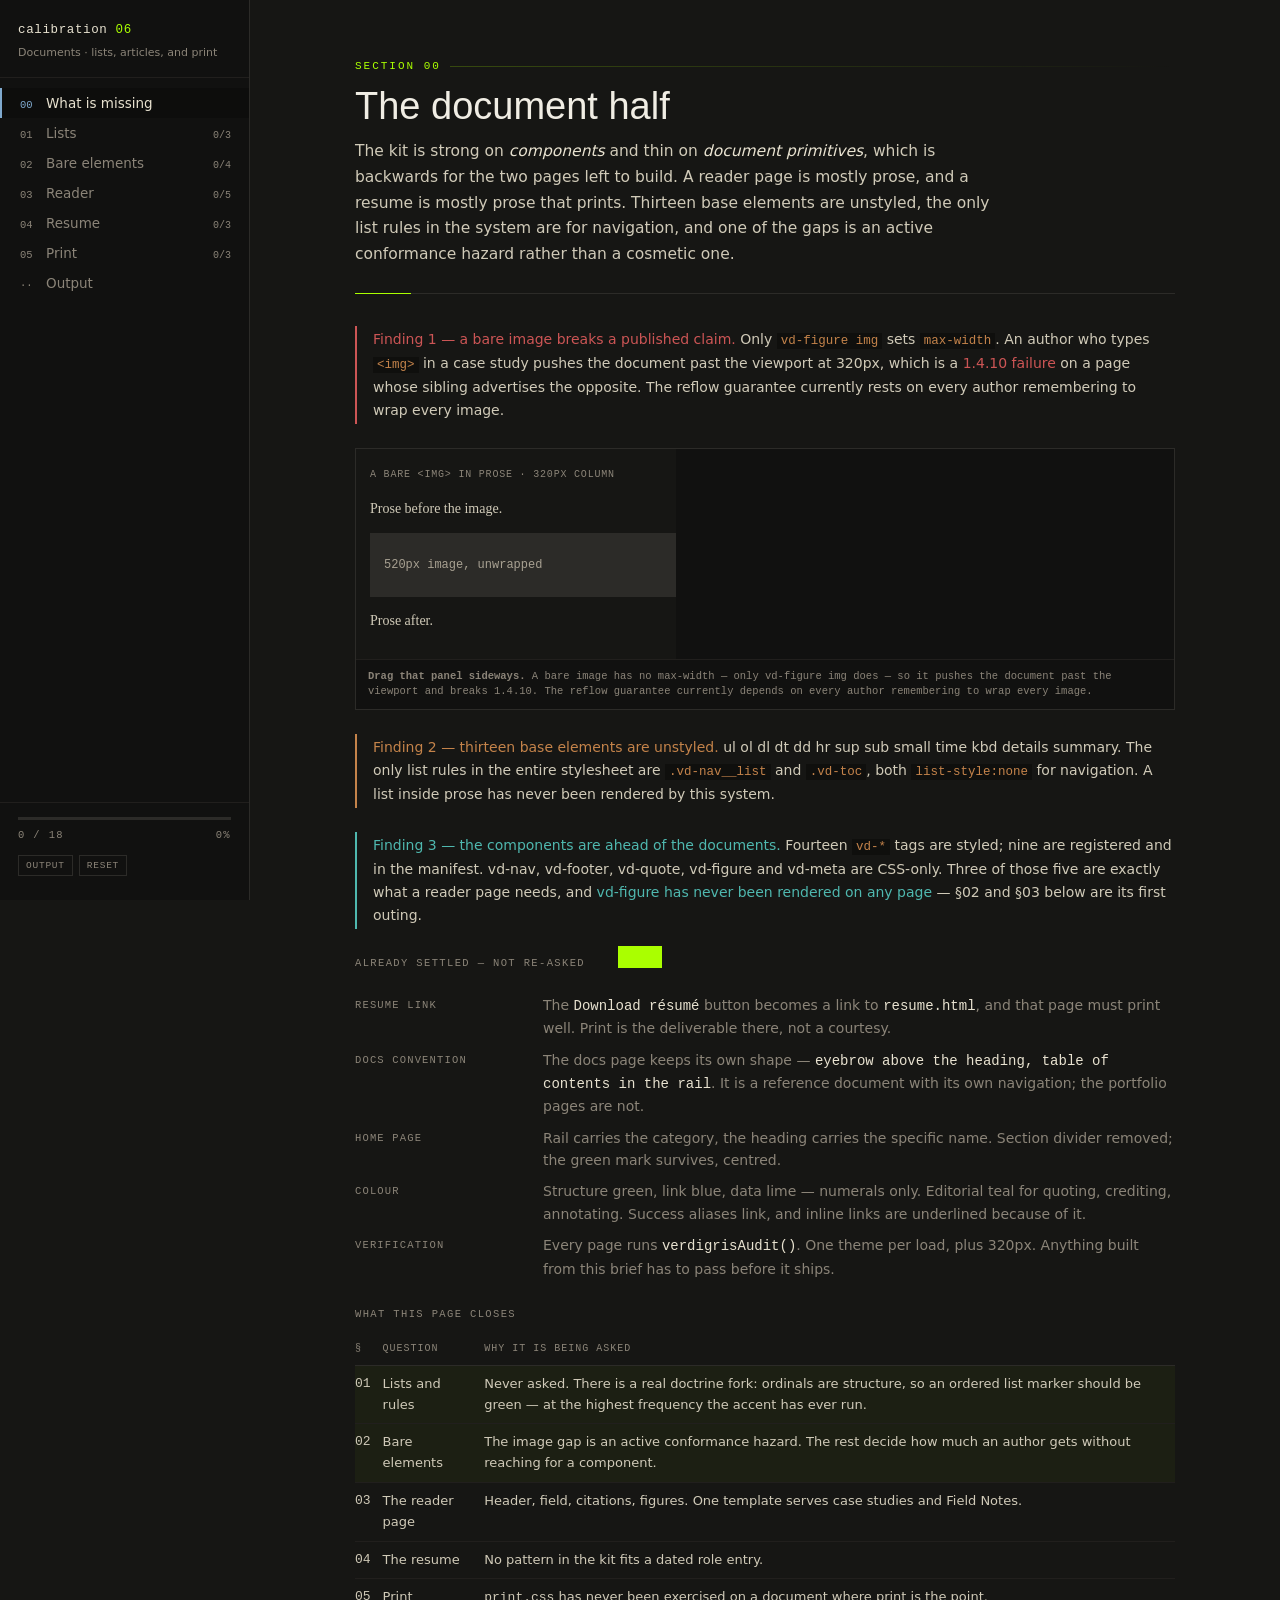
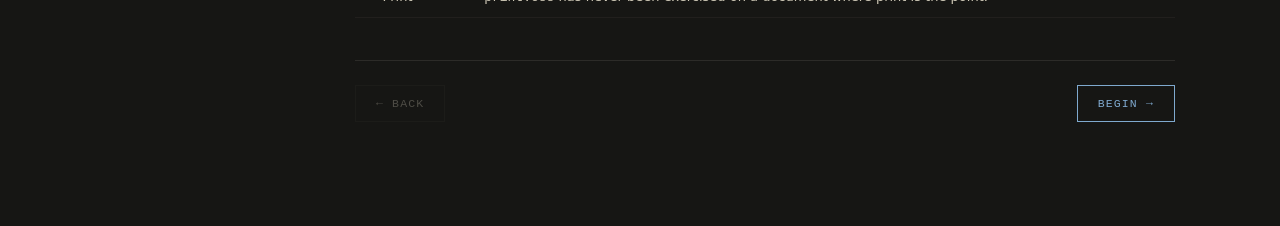
<file: calibration/calibration-06.html>
<!doctype html>
<html lang="en">
<head>
<meta charset="utf-8">
<meta name="viewport" content="width=device-width,initial-scale=1">
<title>Verdigris · Calibration 06 — Document primitives, reader, and resume</title>
<style>
/* ══════════════════════════════════════════════════════════
   CHROME — carried from Calibration 02–05 unchanged, so
   this reads as the next pass. Deliberately not using --vd-*
   tokens: this page argues about those tokens.
   ══════════════════════════════════════════════════════════ */
:root{
  --bg:#161614; --bg-dim:#111110; --bg-hi:#1e1d1b; --bg-sel:#2c2b28;
  --dim:#524e48; --dim2:#8B8478; --bone:#D0CAB8; --bone-b:#E8E2D0; --white:#F0EDE4;
  --blue:#7FA9CE; --lime:#AAFF00; --green:#44BB44; --teal:#4FB8AF;
  --orange:#C4834A; --red:#CC5555;
  --line:#2c2b28; --line-soft:#211f1d;
  --f-sans:"Segoe UI Variable Text","Segoe UI",system-ui,sans-serif;
  --f-tech:Bahnschrift,"DIN Alternate","Segoe UI",sans-serif;
  --f-mono:"Cascadia Mono","Cascadia Code",Consolas,ui-monospace,monospace;
  --ease:cubic-bezier(.2,.6,.2,1);
}
*{box-sizing:border-box}
html,body{margin:0;padding:0}
body{background:var(--bg);color:var(--bone);font-family:var(--f-sans);font-size:15px;line-height:1.6;
  -webkit-font-smoothing:antialiased}
::selection{background:var(--bg-sel);color:var(--white)}
.lbl{font-family:var(--f-mono);font-size:10.5px;letter-spacing:.13em;text-transform:uppercase;color:var(--dim2)}

#shell{display:grid;grid-template-columns:250px minmax(0,1fr);min-height:100vh}
#rail{position:sticky;top:0;height:100vh;overflow-y:auto;background:var(--bg-dim);
  border-right:1px solid var(--line);padding:20px 0 24px;display:flex;flex-direction:column}
#rail::-webkit-scrollbar{width:7px}#rail::-webkit-scrollbar-thumb{background:var(--bg-sel)}
.rail-head{padding:0 18px 16px;border-bottom:1px solid var(--line-soft);margin-bottom:10px}
.rail-title{font-family:var(--f-mono);font-size:12.5px;color:var(--bone-b);letter-spacing:.05em}
.rail-title b{color:var(--lime);font-weight:400}
.rail-sub{font-size:11px;color:var(--dim2);margin-top:5px;line-height:1.45}
.nav-item{display:flex;gap:10px;align-items:baseline;width:100%;text-align:left;padding:7px 18px;
  background:none;border:0;cursor:pointer;color:var(--dim2);font-family:var(--f-sans);font-size:13.5px;
  border-left:2px solid transparent;transition:color .15s,background .15s}
.nav-item:hover{color:var(--bone);background:#00000030}
.nav-item.on{color:var(--bone-b);border-left-color:var(--blue);background:#00000040}
.nav-item .n{font-family:var(--f-mono);font-size:10.5px;color:var(--dim2);min-width:16px}
.nav-item.on .n{color:var(--blue)}
.nav-item .ct{margin-left:auto;font-family:var(--f-mono);font-size:10px;color:var(--dim2)}
.nav-item.done .ct{color:var(--lime)}
.rail-foot{margin-top:auto;padding:14px 18px 0;border-top:1px solid var(--line-soft)}
.bar{height:3px;background:var(--bg-sel);overflow:hidden;margin-bottom:7px}
.bar i{display:block;height:100%;background:var(--lime);width:0;transition:width .4s var(--ease)}
.rail-foot .lbl{display:flex;justify-content:space-between}
.mini{margin-top:11px;display:flex;gap:6px;flex-wrap:wrap}
.mini button{font-family:var(--f-mono);font-size:9.5px;letter-spacing:.08em;text-transform:uppercase;
  background:none;border:1px solid var(--line);color:var(--dim2);padding:4px 7px;cursor:pointer}
.mini button:hover{color:var(--bone);border-color:var(--dim2)}

#main{padding:0 0 110px;min-width:0}
.wrap{max-width:900px;margin:0 auto;padding:0 40px}

.sec-head{padding:58px 0 26px;margin-bottom:32px;position:relative;border-bottom:1px solid var(--line)}
.sec-head::after{content:"";position:absolute;left:0;bottom:-1px;width:56px;height:1px;background:var(--lime)}
.sec-num{font-family:var(--f-mono);font-size:11px;color:var(--lime);letter-spacing:.18em;margin-bottom:11px;
  display:flex;align-items:center;gap:9px}
.sec-num::after{content:"";flex:1;height:1px;background:linear-gradient(90deg,#aaff0038,transparent)}
.sec-title{font-family:var(--f-tech);font-size:38px;line-height:1.05;font-weight:400;color:var(--white);margin:0 0 13px}
.sec-lede{font-size:15.5px;color:var(--bone);max-width:66ch;line-height:1.65;margin:0}
.sec-lede em{color:var(--bone-b);font-style:italic}
.sec-lede code,.q-help code,.spnote code,.warn code,.kv code{font-family:var(--f-mono);font-size:12.5px;
  color:var(--orange);background:#0000004d;padding:1px 4px}

.q{padding:28px 0;border-bottom:1px solid var(--line-soft)}
.q:last-of-type{border-bottom:0}
.q-top{display:flex;gap:12px;align-items:baseline;margin-bottom:5px}
.q-id{font-family:var(--f-mono);font-size:10px;color:var(--dim2);padding-top:3px;min-width:30px}
.q-label{font-size:17px;color:var(--bone-b);line-height:1.45;font-weight:500;margin:0}
.q-help{font-size:13.5px;color:var(--dim2);line-height:1.6;margin:6px 0 0 42px;max-width:70ch}
.q-help b{color:var(--bone);font-weight:500}
.q-body{margin:16px 0 0 42px}
@media(max-width:820px){.q-help,.q-body{margin-left:0}}

textarea{width:100%;background:var(--bg-dim);border:1px solid var(--line);color:var(--bone-b);
  font-family:var(--f-sans);font-size:14.5px;line-height:1.6;padding:11px 13px;resize:vertical}
textarea:focus{outline:2px solid var(--blue);outline-offset:-1px;border-color:var(--blue)}
textarea::placeholder{color:#6B665E}

.opts{display:flex;flex-direction:column;gap:1px}
.opt{display:flex;gap:12px;padding:12px 14px;background:var(--bg-dim);border:1px solid var(--line-soft);
  cursor:pointer;transition:all .12s;align-items:flex-start}
.opt:hover{border-color:var(--dim2);background:var(--bg-hi)}
.opt.on{border-color:var(--blue);background:#7fa9ce0f}
.opt .box{width:14px;height:14px;border:1px solid var(--dim2);flex-shrink:0;margin-top:4px;position:relative;border-radius:50%}
.opt.multi .box{border-radius:0}
.opt.on .box{border-color:var(--blue)}
.opt.on .box::after{content:"";position:absolute;inset:3px;background:var(--blue);border-radius:50%}
.opt.multi.on .box::after{border-radius:0;inset:2px}
.opt .txt{min-width:0;display:block}
.opt .t{display:block;font-size:14.5px;color:var(--bone-b);line-height:1.45}
.opt .d{display:block;font-size:12.5px;color:var(--dim2);line-height:1.55;margin-top:3px}
.opt .d code{font-family:var(--f-mono);color:var(--orange);font-size:11.5px}
.opt .d b{color:var(--bone);font-weight:500}
.opt .pill{margin-left:auto;flex-shrink:0;font-family:var(--f-mono);font-size:9px;letter-spacing:.07em;
  padding:2px 6px;border:1px solid var(--line);color:var(--dim2);align-self:flex-start;margin-top:3px}

.spgrid{display:grid;gap:14px;grid-template-columns:1fr}
.spwrap{border:1px solid var(--line);background:var(--bg-dim);transition:border-color .15s}
.spwrap:hover{border-color:var(--dim2)}
.spwrap.on{border-color:var(--blue);box-shadow:0 0 0 1px var(--blue)}
.sphead{display:flex;align-items:center;gap:9px;padding:9px 12px;border-bottom:1px solid var(--line);
  cursor:pointer;user-select:none;flex-wrap:wrap}
.sphead .box{width:13px;height:13px;border:1px solid var(--dim2);border-radius:50%;position:relative;flex-shrink:0}
.spwrap.on .sphead .box{border-color:var(--blue)}
.spwrap.on .sphead .box::after{content:"";position:absolute;inset:3px;background:var(--blue);border-radius:50%}
.sphead .k{font-family:var(--f-mono);font-size:11.5px;letter-spacing:.07em;color:var(--bone)}
.spwrap.on .sphead .k{color:var(--bone-b)}
.sphead .cost{font-family:var(--f-mono);font-size:10px;letter-spacing:.05em;padding:2px 7px;border:1px solid}
.cost.free{color:var(--lime);border-color:#aaff0040}
.cost.paid{color:var(--orange);border-color:#c4834a55}
.cost.over{color:var(--red);border-color:#cc555555}
.sphead .tag{margin-left:auto;font-family:var(--f-mono);font-size:9.5px;color:var(--dim2);letter-spacing:.05em}
.spnote{font-size:12.5px;color:var(--dim2);padding:10px 12px 12px;line-height:1.55;border-top:1px solid var(--line-soft)}
.spnote b{color:var(--bone);font-weight:500}
.spnote .m{font-family:var(--f-mono);color:var(--bone)}
.spstage{padding:0;overflow:hidden}

.secnav{display:flex;gap:10px;margin-top:42px;padding-top:24px;border-top:1px solid var(--line)}
.btn{font-family:var(--f-mono);font-size:11.5px;letter-spacing:.1em;text-transform:uppercase;background:none;
  border:1px solid var(--line);color:var(--bone);padding:11px 20px;cursor:pointer;transition:all .14s}
.btn:hover{border-color:var(--dim2);background:var(--bg-hi)}
.btn.pri{border-color:var(--blue);color:var(--blue)}
.btn.pri:hover{background:var(--blue);color:#0d1620}
.btn:disabled{opacity:.3;cursor:default}
.spacer{flex:1}

.warn{border-left:2px solid var(--orange);padding:2px 0 2px 16px;margin:24px 0;font-size:14px;
  color:var(--bone);line-height:1.65}
.warn b{color:var(--orange);font-weight:500}
.warn.ok{border-color:var(--lime)}.warn.ok b{color:var(--lime)}
.warn.bad{border-color:var(--red)}.warn.bad b{color:var(--red)}
.warn.forced{border-color:var(--teal)}.warn.forced b{color:var(--teal)}
.kv{display:grid;grid-template-columns:170px 1fr;gap:9px 18px;font-size:14px;margin:22px 0}
.kv dt{font-family:var(--f-mono);font-size:10.5px;letter-spacing:.11em;text-transform:uppercase;color:var(--dim2);padding-top:3px}
.kv dd{margin:0;color:var(--bone)}
.kv dd b{color:var(--lime);font-weight:500;font-family:var(--f-mono)}
.kv dd.set{color:var(--dim2)}
.kv dd.set b{color:var(--bone-b)}

table.px{width:100%;border-collapse:collapse;font-size:13px;margin:18px 0}
table.px th{font-family:var(--f-mono);font-size:10px;letter-spacing:.1em;text-transform:uppercase;color:var(--dim2);
  text-align:left;padding:0 12px 8px 0;font-weight:400;border-bottom:1px solid var(--line)}
table.px td{padding:8px 12px 8px 0;border-bottom:1px solid var(--line-soft);color:var(--bone);vertical-align:top}
table.px td.n{font-family:var(--f-mono);white-space:nowrap}
table.px td.n.over{color:var(--red)}
table.px td.n.ok{color:var(--lime)}
table.px td.n.mid{color:var(--orange)}
table.px td.sw span{display:inline-block;width:11px;height:11px;margin-right:6px;vertical-align:-1px;border:1px solid #ffffff20}
table.px tr.hi td{background:#aaff000a}

.outbox{background:var(--bg-dim);border:1px solid var(--line);padding:16px;font-family:var(--f-mono);
  font-size:11.5px;line-height:1.65;color:var(--bone);white-space:pre-wrap;max-height:440px;overflow:auto}
.outbox::-webkit-scrollbar{width:8px}.outbox::-webkit-scrollbar-thumb{background:var(--bg-sel)}
.toast{position:fixed;bottom:22px;left:50%;transform:translate(-50%,90px);background:var(--lime);color:#141a06;
  font-family:var(--f-mono);font-size:11.5px;letter-spacing:.09em;text-transform:uppercase;padding:11px 22px;
  transition:transform .3s var(--ease);z-index:99}
.toast.on{transform:translate(-50%,0)}
@media(max-width:900px){#shell{grid-template-columns:1fr}
  #rail{position:static;height:auto;border-right:0;border-bottom:1px solid var(--line)}
  .wrap{padding:0 20px}.sec-title{font-size:30px}}

/* ── vision + ground simulation ────────────────────────────── */
.vbar{position:sticky;top:0;z-index:40;display:flex;gap:8px;align-items:center;flex-wrap:wrap;
  background:#0e0e0d;border:1px solid var(--line);padding:9px 12px;margin:0 0 22px}
.vbar button{font-family:var(--f-mono);font-size:10px;letter-spacing:.09em;text-transform:uppercase;
  background:none;border:1px solid var(--line);color:var(--dim2);padding:5px 9px;cursor:pointer;transition:all .12s}
.vbar button:hover{color:var(--bone);border-color:var(--dim2)}
.vbar button.on{color:#141a06;background:var(--lime);border-color:var(--lime)}
.vbar .sep{width:1px;align-self:stretch;background:var(--line);margin:0 3px}
.vbar .hint{font-size:11.5px;color:var(--dim2);margin-left:auto}
/* .spstage is deliberately NOT in this list. Every specimen stage
   contains a .demo, so filtering both would nest two colour matrices
   and apply the simulation TWICE — overstating every collapse this
   page argues about. One filter, on the innermost stage only. */
body.sim-deuter .swrow,body.sim-deuter .demo{filter:url(#f-deuter)}
body.sim-protan .swrow,body.sim-protan .demo{filter:url(#f-protan)}
body.sim-gray   .swrow,body.sim-gray   .demo{filter:grayscale(1)}
#svgf{position:absolute;width:0;height:0;overflow:hidden}

/* ── swatch strip ─────────────────────────────────────────── */
.swrow{display:grid;gap:1px;background:var(--line-soft);border:1px solid var(--line);margin:16px 0}
.swrow>div{background:#131211;padding:11px 13px;display:flex;gap:11px;align-items:center}
.swrow .chip{width:30px;height:30px;flex-shrink:0;border:1px solid #ffffff18}
.swrow .nm{font-family:var(--f-mono);font-size:11.5px;color:var(--bone-b)}
.swrow .mt{font-family:var(--f-mono);font-size:10px;color:var(--dim2);display:block;margin-top:2px;letter-spacing:.04em}
.swrow .rt{margin-left:auto;font-family:var(--f-mono);font-size:11px;color:var(--lime);white-space:nowrap}
.swrow .rt.bad{color:var(--red)}
.swrow .rt.mid{color:var(--orange)}

/* ── the collapse diagram ─────────────────────────────────── */
.collapse{border:1px solid var(--line);background:var(--bg-dim);padding:20px 22px;margin:20px 0}
.cpair{display:grid;grid-template-columns:1fr 26px 1fr;gap:0;align-items:center;margin:18px 0 0}
.cpair .side{display:flex;align-items:center;gap:10px;padding:11px 13px;background:#131211;border:1px solid var(--line)}
.cpair .arrow{text-align:center;font-family:var(--f-mono);font-size:15px;color:var(--dim2)}
.cpair .chip{width:26px;height:26px;flex-shrink:0;border:1px solid #ffffff18}
.cpair .nm{font-family:var(--f-mono);font-size:11px;color:var(--bone-b);line-height:1.35}
.cpair .nm span{display:block;color:var(--dim2);font-size:10px;margin-top:2px}
.cverdict{font-family:var(--f-mono);font-size:11px;letter-spacing:.05em;margin-top:10px;color:var(--red)}
.cverdict.ok{color:var(--lime)}

/* ══════════════════════════════════════════════════════════
   SPECIMENS — every stage renders against a switchable
   ground, because the paper collapse is worse than the ink
   one and judging only on ink would flatter the options.
   ══════════════════════════════════════════════════════════ */
.demo{padding:22px 24px;background:var(--d-bg);color:var(--d-text);font-family:var(--f-sans);font-size:14px}
.demo .dlbl{font-family:var(--f-mono);font-size:9.5px;letter-spacing:.14em;text-transform:uppercase;
  color:var(--d-muted);margin-bottom:15px;display:block}

/* a field, built the way the real one would be */
.fld{margin-bottom:19px;max-width:44ch}
.fld:last-child{margin-bottom:0}
.fld label{display:block;font-family:var(--f-mono);font-size:10.5px;letter-spacing:.12em;
  text-transform:uppercase;color:var(--d-muted);margin-bottom:7px}
.fld label .rq{color:var(--d-err);margin-left:3px}
.fld label .op{color:var(--d-muted);text-transform:none;letter-spacing:.02em;font-size:10px;margin-left:5px}
.fld .ctl{display:block;width:100%;min-height:44px;background:var(--d-sunk);color:var(--d-text);
  border:1px solid var(--d-rule);border-radius:2px;padding:11px 13px;font-family:var(--f-sans);font-size:14.5px;
  line-height:1.4}
.fld .ctl.empty{color:var(--d-muted)}
.fld.is-invalid .ctl{border-color:var(--d-err);box-shadow:inset 2px 0 0 var(--d-err)}
.fld.is-valid   .ctl{border-color:var(--d-ok)}
.fld.is-warn    .ctl{border-color:var(--d-warn)}
.fld.is-focus   .ctl{outline:3px solid var(--d-focus);outline-offset:1px;border-color:var(--d-focus)}
.fld .msg{display:flex;gap:7px;align-items:flex-start;margin-top:7px;font-size:13px;line-height:1.45}
.fld .msg .g{font-family:var(--f-mono);font-weight:700;flex-shrink:0;line-height:1.45}
.fld .msg.err{color:var(--d-err)}
.fld .msg.ok{color:var(--d-ok)}
.fld .msg.warn{color:var(--d-warn)}
.fld .msg.quiet{color:var(--d-muted)}
.fld .hint{font-size:12.5px;color:var(--d-muted);margin-top:6px;line-height:1.45}

/* error summary block */
.esum{border:1px solid var(--d-err);border-left-width:3px;padding:13px 15px;margin-bottom:22px;max-width:52ch}
.esum .h{font-family:var(--f-tech);font-size:16px;color:var(--d-err);margin:0 0 8px;font-weight:500}
.esum ul{margin:0;padding-left:18px;font-size:13.5px;line-height:1.7}
.esum a{color:var(--d-err);text-decoration:underline;text-underline-offset:2px;cursor:pointer}

/* the pull-quote specimen */
.qt{padding-left:18px;border-left:2px solid var(--q-rule);max-width:56ch}
.qt blockquote{margin:0;font-size:18px;line-height:28px;color:var(--q-text);font-family:var(--f-sans)}
.qt figcaption{margin-top:9px;font-family:var(--f-mono);font-size:10.5px;letter-spacing:.06em;color:var(--d-muted)}
.qt.tinted blockquote{color:var(--q-tint)}
.qt.markonly{border-left-color:var(--q-tint)}
.qt .qmark{font-family:var(--f-tech);font-size:34px;line-height:1;color:var(--q-tint);display:block;margin-bottom:2px}

/* control inventory grid */
.inv{display:grid;grid-template-columns:repeat(auto-fill,minmax(210px,1fr));gap:14px}
.inv .cell{border:1px solid var(--d-rule);padding:13px;border-radius:2px}
.inv .cell .cn{font-family:var(--f-mono);font-size:10px;letter-spacing:.1em;text-transform:uppercase;
  color:var(--d-muted);margin-bottom:9px;display:block}
.chk{display:flex;gap:10px;align-items:center;font-size:14px;margin-bottom:9px;color:var(--d-text)}
.chk:last-child{margin-bottom:0}
.chk i{width:17px;height:17px;border:1px solid var(--d-rule);flex-shrink:0;position:relative;
  background:var(--d-sunk);border-radius:2px}
.chk.rd i{border-radius:50%}
.chk.on i{border-color:var(--d-struct)}
.chk.on i::after{content:"";position:absolute;inset:3px;background:var(--d-struct);border-radius:1px}
.chk.rd.on i::after{border-radius:50%}
.sel{position:relative}
.sel::after{content:"▾";position:absolute;right:13px;top:12px;color:var(--d-muted);font-size:13px;pointer-events:none}

/* skeleton + empty */
.skel{display:block;height:11px;background:var(--d-sunk);border-radius:2px;margin-bottom:9px}
.skel.w1{width:70%}.skel.w2{width:92%}.skel.w3{width:48%}
.zero{font-family:var(--f-mono);font-size:26px;color:var(--d-muted);font-variant-numeric:tabular-nums}
.zerolbl{font-family:var(--f-mono);font-size:10px;letter-spacing:.12em;text-transform:uppercase;
  color:var(--d-muted);margin-top:4px}

/* ══════════════════════════════════════════════════════════
   SPECIMENS — document primitives
   ══════════════════════════════════════════════════════════ */
.doc{max-width:56ch}
.doc p{margin:0 0 15px;font-family:Georgia,serif;font-size:14.5px;line-height:24px;color:var(--d-text)}
.doc p:last-child{margin-bottom:0}

/* lists — every marker variant is a real list, not a mock */
.doc ul,.doc ol{margin:0 0 15px;font-family:Georgia,serif;font-size:14.5px;line-height:24px;color:var(--d-text)}
.doc li{margin-bottom:6px}
.doc li:last-child{margin-bottom:0}
/* A — disc, browser default position */
.l-disc ul{padding-left:20px;list-style:disc}
.l-disc ol{padding-left:22px;list-style:decimal}
/* B — hanging dash, marker outside the measure */
.l-dash ul{padding-left:0;list-style:none}
.l-dash ul li{position:relative;padding-left:22px}
.l-dash ul li::before{content:"—";position:absolute;left:0;color:var(--l-mark);font-family:var(--f-mono)}
.l-dash ol{padding-left:0;list-style:none;counter-reset:n}
.l-dash ol li{position:relative;padding-left:28px;counter-increment:n}
.l-dash ol li::before{content:counter(n,decimal-leading-zero);position:absolute;left:0;
  color:var(--l-mark);font-family:var(--f-mono);font-size:12px;font-variant-numeric:tabular-nums}
/* C — square tick, echoing the section mark */
.l-tick ul{padding-left:0;list-style:none}
.l-tick ul li{position:relative;padding-left:22px}
.l-tick ul li::before{content:"";position:absolute;left:0;top:11px;width:9px;height:1px;background:var(--l-mark)}
.l-tick ol{padding-left:0;list-style:none;counter-reset:n}
.l-tick ol li{position:relative;padding-left:28px;counter-increment:n}
.l-tick ol li::before{content:counter(n);position:absolute;left:0;color:var(--l-mark);
  font-family:var(--f-mono);font-size:12px;font-variant-numeric:tabular-nums}
/* D — no marker, indent only */
.l-none ul,.l-none ol{padding-left:20px;list-style:none}
.l-none li{position:relative}

/* rules */
.r-hair{border:0;border-top:1px solid var(--d-rule);margin:22px 0}
.r-seg{border:0;border-top:1px solid var(--d-rule);margin:22px 0;position:relative}
.r-seg::before{content:"";position:absolute;top:-1px;left:50%;transform:translateX(-50%);
  width:60px;height:1px;background:var(--d-struct)}
.r-space{border:0;margin:34px 0;height:0}
.r-glyph{border:0;margin:26px 0;text-align:center;color:var(--d-muted);
  font-family:var(--f-mono);font-size:12px;letter-spacing:.5em}

/* figures */
.figbox{margin:18px 0}
.figbox .ph{background:var(--d-sunk);border:1px solid var(--d-rule);border-radius:2px;
  height:110px;display:flex;align-items:center;justify-content:center;
  font-family:var(--f-mono);font-size:10px;color:var(--d-muted);letter-spacing:.1em}
.figbox.bare .ph{border:0;border-radius:0}
.figbox.bleed{margin-left:-24px;margin-right:-24px}
.figbox.bleed .ph{border-left:0;border-right:0;border-radius:0}
.figcap{margin-top:9px;font-family:var(--f-mono);font-size:10.5px;line-height:15px;color:var(--d-muted)}
.figcap.edi{padding-left:12px;border-left:2px solid var(--d-edi)}
.figcap.center{text-align:center;padding-left:0;border-left:0}

/* definition list variants */
.dl-rows{display:grid;grid-template-columns:minmax(120px,22%) 1fr;gap:9px 18px;font-size:14px}
.dl-rows dt{font-family:var(--f-mono);font-size:10.5px;letter-spacing:.11em;text-transform:uppercase;
  color:var(--d-muted);padding-top:4px}
.dl-rows dd{margin:0;color:var(--d-text);font-family:Georgia,serif;line-height:22px}
.dl-stack dt{font-family:var(--f-mono);font-size:10.5px;letter-spacing:.11em;text-transform:uppercase;
  color:var(--d-muted);margin-bottom:4px}
.dl-stack dd{margin:0 0 14px;color:var(--d-text);font-family:Georgia,serif;font-size:14px;line-height:22px}
.dl-inline dt{display:inline;font-family:var(--f-mono);font-size:11px;letter-spacing:.08em;
  text-transform:uppercase;color:var(--d-muted)}
.dl-inline dd{display:inline;margin:0;color:var(--d-text);font-family:Georgia,serif;font-size:14px}
.dl-inline dd::after{content:"";display:block;margin-bottom:10px}

/* article header variants */
.ah h1{font-family:var(--f-tech);font-weight:500;color:var(--d-strong);margin:0;
  font-size:34px;line-height:38px;letter-spacing:-.02em}
.ah .dek{font-family:Georgia,serif;font-size:16px;line-height:27px;color:var(--d-text);
  margin:14px 0 0;max-width:52ch}
.ah .strip{display:flex;flex-wrap:wrap;gap:0;font-family:var(--f-mono);font-size:10.5px;
  letter-spacing:.09em;text-transform:uppercase;color:var(--d-muted);margin-top:18px}
.ah .strip>span{padding-right:14px;margin-right:14px;border-right:1px solid var(--d-rule)}
.ah .strip>span:last-child{border-right:0;margin-right:0;padding-right:0}
.ah .kicker{font-family:var(--f-mono);font-size:10.5px;letter-spacing:.14em;text-transform:uppercase;
  color:var(--d-muted);display:block;margin-bottom:12px}
.ah.centered{text-align:center}
.ah.centered .dek,.ah.centered .strip{margin-left:auto;margin-right:auto;justify-content:center}

/* footnotes */
.fn-wrap{display:grid;grid-template-columns:1fr;gap:0}
.fn-side{display:grid;grid-template-columns:1fr 168px;gap:26px}
.fn-side .aside{font-family:var(--f-mono);font-size:10.5px;line-height:16px;color:var(--d-muted);
  padding-left:11px;border-left:2px solid var(--d-edi)}
.fnref{font-family:var(--f-mono);font-size:10px;vertical-align:super;color:var(--d-edi);
  text-decoration:none;padding:0 1px}
.fnlist{margin:22px 0 0;padding-top:14px;border-top:1px solid var(--d-rule);
  font-family:var(--f-mono);font-size:11px;line-height:18px;color:var(--d-muted)}
.fnlist div{margin-bottom:8px;display:flex;gap:9px}
.fnlist b{color:var(--d-edi);font-weight:400;flex-shrink:0}

/* resume role patterns */
.role-rule{border-top:1px solid var(--d-rule);padding:15px 0}
.role-rule:last-child{border-bottom:1px solid var(--d-rule)}
.role-rule .top{display:flex;gap:14px;align-items:baseline;flex-wrap:wrap}
.role-rule .ttl{font-family:var(--f-tech);font-size:16px;font-weight:500;color:var(--d-strong)}
.role-rule .org{font-family:Georgia,serif;font-size:14px;color:var(--d-text)}
.role-rule .when{margin-left:auto;font-family:var(--f-mono);font-size:11px;color:var(--d-muted);
  font-variant-numeric:tabular-nums;white-space:nowrap}
.role-rule ul{margin:9px 0 0;padding-left:0;list-style:none}
.role-rule li{position:relative;padding-left:20px;font-family:Georgia,serif;font-size:14px;
  line-height:22px;color:var(--d-text);margin-bottom:5px}
.role-rule li::before{content:"—";position:absolute;left:0;color:var(--l-mark);font-family:var(--f-mono)}
.role-grid{display:grid;grid-template-columns:110px 1fr;gap:5px 20px;padding:13px 0;
  border-top:1px solid var(--d-rule)}
.role-grid .when{font-family:var(--f-mono);font-size:11px;color:var(--d-muted);
  font-variant-numeric:tabular-nums;padding-top:3px}
.role-card{border:1px solid var(--d-rule);border-radius:2px;padding:15px;margin-bottom:12px}

/* simulated print page */
.page{background:#fff;color:#1a1a17;padding:26px 30px;font-family:Georgia,serif;font-size:11px;
  line-height:17px;box-shadow:0 0 0 1px #00000022}
.page .nm{font-family:var(--f-tech);font-size:20px;font-weight:500;color:#000;margin:0}
.page .ct{font-family:var(--f-mono);font-size:9px;color:#4a463f;margin-top:5px;letter-spacing:.05em}
.page h3{font-family:var(--f-mono);font-size:8.5px;letter-spacing:.15em;text-transform:uppercase;
  color:#4a463f;margin:16px 0 7px;padding-bottom:4px;border-bottom:.5pt solid #c9c4b8}
.page .rrow{margin-bottom:10px}
.page .rtop{display:flex;gap:10px;align-items:baseline}
.page .rtop b{font-size:11.5px;color:#000}
.page .rtop i{margin-left:auto;font-family:var(--f-mono);font-size:8.5px;color:#4a463f;font-style:normal}
.page ul{margin:4px 0 0;padding-left:13px}
.page li{margin-bottom:2px}
.page .url{color:#4a463f;font-family:var(--f-mono);font-size:8px}
.pagelbl{font-family:var(--f-mono);font-size:9.5px;letter-spacing:.12em;text-transform:uppercase;
  color:var(--dim2);margin-bottom:9px;display:block}

/* the live overflow demonstration */
.ovbox{border:1px solid var(--line);background:var(--bg-dim);padding:0;margin:18px 0;overflow:hidden}
.ovport{width:320px;overflow-x:auto;background:#161614}
.ovdoc{padding:14px;font-family:Georgia,serif;font-size:14px;line-height:24px;color:#D0CAB8}
.ovdoc p{margin:0 0 12px}
.ovlbl{font-family:var(--f-mono);font-size:10px;color:#8B8478;letter-spacing:.08em;
  text-transform:uppercase;margin-bottom:10px}
.ovimg{width:520px;height:64px;background:#2c2b28;color:#A8A192;font-family:var(--f-mono);
  font-size:12px;display:flex;align-items:center;padding-left:14px;margin-bottom:12px}
.ovcap{font-family:var(--f-mono);font-size:10.5px;color:var(--dim2);padding:9px 12px;
  border-top:1px solid var(--line-soft);line-height:1.5}
</style>
</head>
<body>

<svg id="svgf" aria-hidden="true"><defs>
  <filter id="f-deuter" color-interpolation-filters="linearRGB">
    <feColorMatrix type="matrix" values="0.2920 0.7054 -0.0003 0 0
                                         0.2934 0.7089  0.0000 0 0
                                        -0.0209 0.0225  1.0000 0 0
                                         0      0       0      1 0"/>
  </filter>
  <filter id="f-protan" color-interpolation-filters="linearRGB">
    <feColorMatrix type="matrix" values="0.1121 0.8853 -0.0005 0 0
                                         0.1127 0.8897 -0.0001 0 0
                                         0.0045 0.0000  1.0019 0 0
                                         0      0       0      1 0"/>
  </filter>
</defs></svg>

<div id="shell">
  <nav id="rail">
    <div class="rail-head">
      <div class="rail-title">calibration <b>06</b></div>
      <div class="rail-sub">Documents · lists, articles, and print</div>
    </div>
    <div id="nav"></div>
    <div class="rail-foot">
      <div class="bar"><i id="barfill"></i></div>
      <div class="lbl"><span id="pcount">0 / 0</span><span id="ppct">0%</span></div>
      <div class="mini">
        <button id="b-out">Output</button>
        <button id="b-reset">Reset</button>
      </div>
    </div>
  </nav>
  <main id="main"><div class="wrap" id="stage"></div></main>
</div>
<div class="toast" id="toast"></div>

<script>
"use strict";

/* ═══════════════════════════════════════════════════════════
   COLOUR MATH — identical to Calibration 04. Every figure
   quoted on this page is produced by these functions at
   render time, so nothing here is transcribed.
   ═══════════════════════════════════════════════════════════ */
function lin(c){c/=255;return c<=0.03928?c/12.92:Math.pow((c+0.055)/1.055,2.4);}
function enc(c){c=Math.max(0,Math.min(1,c));
  return Math.round((c<=0.0031308?12.92*c:1.055*Math.pow(c,1/2.4)-0.055)*255);}
function rgb(h){h=h.replace('#','');
  return [parseInt(h.slice(0,2),16),parseInt(h.slice(2,4),16),parseInt(h.slice(4,6),16)];}
function hex(a){return '#'+a.map(v=>('0'+Math.round(v).toString(16)).slice(-2)).join('').toUpperCase();}
function lum(h){const c=rgb(h);return 0.2126*lin(c[0])+0.7152*lin(c[1])+0.0722*lin(c[2]);}
function ratio(a,b){const x=lum(a),y=lum(b);return (Math.max(x,y)+0.05)/(Math.min(x,y)+0.05);}
const DEUTER=[[0.2920,0.7054,-0.0003],[0.2934,0.7089,0.0000],[-0.0209,0.0225,1.0000]];
const PROTAN=[[0.1121,0.8853,-0.0005],[0.1127,0.8897,-0.0001],[0.0045,0.0000,1.0019]];
function sim(h,M){const c=rgb(h).map(lin);
  return hex([0,1,2].map(i=>enc(M[i][0]*c[0]+M[i][1]*c[1]+M[i][2]*c[2])));}
function hue(h){const c=rgb(h).map(v=>v/255);
  const mx=Math.max.apply(null,c),mn=Math.min.apply(null,c),d=mx-mn;
  if(!d)return 0;
  let x; if(mx===c[0])x=60*(((c[1]-c[2])/d)%6);
  else if(mx===c[1])x=60*(((c[2]-c[0])/d)+2); else x=60*(((c[0]-c[1])/d)+4);
  return (x+360)%360;}
function hgap(a,b){const d=Math.abs(hue(a)-hue(b));return Math.min(d,360-d);}


/* ═══════════════════════════════════════════════════════════
   TOKENS
   ═══════════════════════════════════════════════════════════ */
const INK='#161614', PAPER='#F0EDE4';
const TOK={
  bone7:'#F0EDE4', bone6:'#E8E2D0', bone5:'#D0CAB8', bone4:'#A8A192',
  green:'#44BB44', blue:'#7FA9CE', lime:'#AAFF00', red4:'#E68C8C',
  teal5:'#4FB8AF', orange:'#C4834A', inkSunk:'#111110', inkRule:'#2c2b28', inkCtl:'#6E6963',
  graph7:'#161614', graph6:'#1E1D1B', graph5:'#2C2A26', graph4:'#47423B',
  fir:'#12551E', slate:'#22506F', citron:'#454F00', oxide:'#8A1F1F',
  patina:'#0F4F4A', paperSunk:'#FAF8F2', paperRule:'#C2BBA8', paperCtl:'#868074'
};

function groundVars(g,o){
  o=o||{};
  const ink=g!=='paper';
  const V = ink ? {
    '--d-bg':INK,'--d-sunk':TOK.inkSunk,'--d-rule':TOK.inkRule,'--d-ctl':TOK.inkCtl,
    '--d-text':TOK.bone5,'--d-strong':TOK.bone6,'--d-muted':TOK.bone4,
    '--d-struct':TOK.green,'--d-link':TOK.blue,'--d-data':TOK.lime,'--d-edi':TOK.teal5
  } : {
    '--d-bg':PAPER,'--d-sunk':TOK.paperSunk,'--d-rule':TOK.paperRule,'--d-ctl':TOK.paperCtl,
    '--d-text':TOK.graph5,'--d-strong':TOK.graph6,'--d-muted':TOK.graph4,
    '--d-struct':TOK.fir,'--d-link':TOK.slate,'--d-data':TOK.citron,'--d-edi':TOK.patina
  };
  V['--l-mark'] = o.mark || V['--d-muted'];
  return Object.keys(V).map(k=>k+':'+V[k]).join(';');
}
const gStruct = g => g==='paper'?TOK.fir:TOK.green;
const gData   = g => g==='paper'?TOK.citron:TOK.lime;
const gMuted  = g => g==='paper'?TOK.graph4:TOK.bone4;
const gEdi    = g => g==='paper'?TOK.patina:TOK.teal5;
const gBg     = g => g==='paper'?PAPER:INK;

/* ═══════════════════════════════════════════════════════════
   SPECIMEN BUILDERS
   ═══════════════════════════════════════════════════════════ */

const LI_U = ['Sources stay in version control, so a claim can be traced.',
              'Agent instructions live beside the material they govern.',
              'Review happens before the deploy lane, not after.'];
const LI_O = ['Name the constraint before the solution.',
              'Show the measurement, including the ones that fail.',
              'End with the move, not the possibility.'];

/* §01 — lists. Every variant is a real <ul>/<ol>, not a mock, so the
   marker alignment and baseline behaviour are the actual ones. */
function listSpec(g, variant, markKey){
  const mark = markKey==='struct' ? gStruct(g) : markKey==='data' ? gData(g)
             : markKey==='edi' ? gEdi(g) : gMuted(g);
  const vars = groundVars(g,{mark:mark});
  return `<div class="demo" style="${vars}">
    <span class="dlbl">${g==='paper'?'Paper':'Ink'} · unordered above, ordered below</span>
    <div class="doc ${variant}">
      <p>A list interrupts prose, and the marker is the thing that decides how hard.</p>
      <ul>${LI_U.map(x=>'<li>'+x+'</li>').join('')}</ul>
      <p>Ordered lists carry a different weight, because the numeral is an ordinal.</p>
      <ol>${LI_O.map(x=>'<li>'+x+'</li>').join('')}</ol>
      <p>Prose resumes here, and the eye has to find the measure again.</p>
    </div>
  </div>`;
}

/* §01 — horizontal rules inside prose */
function ruleSpec(g, cls, note){
  const vars=groundVars(g);
  return `<div class="demo" style="${vars}">
    <span class="dlbl">${g==='paper'?'Paper':'Ink'} · a break between two passages</span>
    <div class="doc">
      <p>The stack works because each layer can stand alone. Files are durable, indexing is
      replaceable, and the agent instructions are readable by a person.</p>
      <hr class="${cls}">
      <p>What changed after six months of operating it was not the architecture. It was how much
      of the context survived a handoff.</p>
    </div>
  </div>`;
}

/* §02 — figures. vd-figure has never been rendered on a real page, so this
   is the first look at the treatment it already carries. */
function figureSpec(g, mode){
  const vars=groundVars(g);
  const cls = mode==='bare'?'figbox bare':mode==='bleed'?'figbox bleed':'figbox';
  const cap = mode==='center'?'figcap center':mode==='bare'?'figcap':'figcap edi';
  return `<div class="demo" style="${vars}">
    <span class="dlbl">${g==='paper'?'Paper':'Ink'} · a figure mid-article</span>
    <div class="doc">
      <p>The diagram below is doing the work the paragraph cannot.</p>
      <div class="${cls}">
        <div class="ph">IMAGE OR DIAGRAM</div>
        <div class="${cap}">The four-layer stack, with the review gate sitting between
          generation and deploy.</div>
      </div>
      <p>Prose resumes, and the figure has either interrupted it or sat inside it.</p>
    </div>
  </div>`;
}

/* §02 — definition lists, the natural markup for resume skills and article metadata */
function dlSpec(g, cls){
  const vars=groundVars(g);
  return `<div class="demo" style="${vars}">
    <span class="dlbl">${g==='paper'?'Paper':'Ink'} · skills, tools, or article metadata</span>
    <dl class="${cls}">
      <dt>Design</dt><dd>Design systems, accessibility to AAA, interaction and prototyping</dd>
      <dt>AI systems</dt><dd>Agent experience, retrieval design, evaluation harnesses, governance</dd>
      <dt>Build</dt><dd>Front-end, custom elements, zero-dependency CSS and JS</dd>
    </dl>
  </div>`;
}

/* §03 — the article header */
function headerSpec(g, mode){
  const vars=groundVars(g);
  const strip = `<div class="strip"><span>2026-08</span><span>2,400 words</span>
      <span>Agent systems</span></div>`;
  if(mode==='hero') return `<div class="demo" style="${vars}">
    <span class="dlbl">${g==='paper'?'Paper':'Ink'} · vd-hero reused, field off</span>
    <div class="ah">
      <h1>Agent-Mediated Interaction and Shared Legibility</h1>
      <p class="dek">Accessibility has always been machine legibility. The screen reader was the
        first agent, and everything we learned making interfaces legible to it applies to the
        agents arriving now.</p>
      ${strip}
    </div></div>`;
  if(mode==='kicker') return `<div class="demo" style="${vars}">
    <span class="dlbl">${g==='paper'?'Paper':'Ink'} · kicker above, strip below</span>
    <div class="ah">
      <span class="kicker">Field Note</span>
      <h1>Agent-Mediated Interaction and Shared Legibility</h1>
      <p class="dek">Accessibility has always been machine legibility. The screen reader was the
        first agent, and everything we learned making interfaces legible to it applies to the
        agents arriving now.</p>
      ${strip}
    </div></div>`;
  if(mode==='rail') return `<div class="demo" style="${vars}">
    <span class="dlbl">${g==='paper'?'Paper':'Ink'} · metadata in the rail, header clean</span>
    <div style="display:grid;grid-template-columns:132px 1fr;gap:40px">
      <div style="font-family:var(--f-mono);font-size:10.5px;letter-spacing:.09em;
        text-transform:uppercase;color:var(--d-muted);line-height:1.9">
        Field Note<br><span style="color:var(--d-data)">2,400</span><br>words<br><br>2026-08</div>
      <div class="ah">
        <h1>Agent-Mediated Interaction and Shared Legibility</h1>
        <p class="dek">Accessibility has always been machine legibility. The screen reader was the
          first agent, and everything we learned making interfaces legible to it applies to the
          agents arriving now.</p>
      </div>
    </div></div>`;
  return '';
}

/* §03 — footnotes. The rail and .vd-marginalia already exist, which makes
   sidenotes cheap; endnotes are the safe default. */
function footnoteSpec(g, mode){
  const vars=groundVars(g);
  const body=`<p>The knowledge base is infrastructure, not documentation<a class="fnref" href="#">1</a>.
    Treating it as cleanup is what keeps AI work unverifiable, because the sources never
    stabilise<a class="fnref" href="#">2</a>.</p>
    <p>Once the files are durable, the agent instructions can be reviewed like any other
    artifact.</p>`;
  if(mode==='end') return `<div class="demo" style="${vars}">
    <span class="dlbl">${g==='paper'?'Paper':'Ink'} · endnotes at the foot of the article</span>
    <div class="doc">${body}
      <div class="fnlist">
        <div><b>1</b><span>The distinction is operational: documentation describes a system,
          infrastructure is part of it.</span></div>
        <div><b>2</b><span>Measured across three months of agent runs on a moving corpus.</span></div>
      </div>
    </div></div>`;
  if(mode==='side') return `<div class="demo" style="${vars}">
    <span class="dlbl">${g==='paper'?'Paper':'Ink'} · sidenotes in the rail, no jump</span>
    <div class="fn-side">
      <div class="doc">${body}</div>
      <div>
        <div class="aside" style="margin-bottom:16px">1 · The distinction is operational:
          documentation describes a system, infrastructure is part of it.</div>
        <div class="aside">2 · Measured across three months of agent runs on a moving corpus.</div>
      </div>
    </div></div>`;
  if(mode==='none') return `<div class="demo" style="${vars}">
    <span class="dlbl">${g==='paper'?'Paper':'Ink'} · no footnotes — the aside goes inline</span>
    <div class="doc">
      <p>The knowledge base is infrastructure, not documentation — and the distinction is
      operational, since documentation describes a system while infrastructure is part of it.
      Treating it as cleanup is what keeps AI work unverifiable, because the sources never
      stabilise.</p>
      <p>Once the files are durable, the agent instructions can be reviewed like any other
      artifact.</p>
    </div></div>`;
  return '';
}

/* §04 — resume role entries */
function roleSpec(g, mode){
  const vars=groundVars(g,{mark:gMuted(g)});
  const bullets=['Built and operate a four-agent governed system on owned infrastructure.',
    'Reviewed by an outside CTO, who adopted its principles into his own system.'];
  if(mode==='rule') return `<div class="demo" style="${vars}">
    <span class="dlbl">${g==='paper'?'Paper':'Ink'} · ruled rows, like the Field Notes list</span>
    <div class="role-rule"><div class="top"><span class="ttl">Product Designer</span>
      <span class="org">Nationwide</span><span class="when">2020 — present</span></div>
      <ul>${bullets.map(b=>'<li>'+b+'</li>').join('')}</ul></div>
    <div class="role-rule"><div class="top"><span class="ttl">Principal</span>
      <span class="org">madebychives</span><span class="when">2019 — present</span></div>
      <ul><li>Independent practice in design systems and human-AI workflows.</li></ul></div>
  </div>`;
  if(mode==='grid') return `<div class="demo" style="${vars}">
    <span class="dlbl">${g==='paper'?'Paper':'Ink'} · date column, content column</span>
    <div class="role-grid"><div class="when">2020 —<br>present</div>
      <div><div class="top" style="display:flex;gap:12px;align-items:baseline">
        <span class="ttl">Product Designer</span><span class="org">Nationwide</span></div>
        <ul style="margin:8px 0 0;padding-left:0;list-style:none">
        ${bullets.map(b=>'<li style="position:relative;padding-left:20px;font-family:Georgia,serif;font-size:14px;line-height:22px;margin-bottom:5px"><span style="position:absolute;left:0;color:var(--l-mark);font-family:var(--f-mono)">—</span>'+b+'</li>').join('')}
        </ul></div></div>
    <div class="role-grid"><div class="when">2019 —<br>present</div>
      <div><div style="display:flex;gap:12px;align-items:baseline">
        <span class="ttl">Principal</span><span class="org">madebychives</span></div></div></div>
  </div>`;
  if(mode==='card') return `<div class="demo" style="${vars}">
    <span class="dlbl">${g==='paper'?'Paper':'Ink'} · boxed, like vd-system-card</span>
    <div class="role-card"><div class="top" style="display:flex;gap:12px;align-items:baseline">
      <span class="ttl">Product Designer</span><span class="org">Nationwide</span>
      <span class="when" style="margin-left:auto">2020 — present</span></div>
      <ul style="margin:9px 0 0;padding-left:0;list-style:none">
      ${bullets.map(b=>'<li style="position:relative;padding-left:20px;font-family:Georgia,serif;font-size:14px;line-height:22px;margin-bottom:5px"><span style="position:absolute;left:0;color:var(--l-mark);font-family:var(--f-mono)">—</span>'+b+'</li>').join('')}
      </ul></div>
    <div class="role-card" style="margin-bottom:0"><div style="display:flex;gap:12px;align-items:baseline">
      <span class="ttl">Principal</span><span class="org">madebychives</span>
      <span class="when" style="margin-left:auto">2019 — present</span></div></div>
  </div>`;
  return '';
}

/* §05 — the printed page. The resume is the one document where print IS
   the deliverable, so it is judged as paper, not as a screen in light mode. */
function printSpec(mode){
  const url = mode==='urls' ? '<span class="url"> &lt;dreyburn.com/work/agent-os&gt;</span>' : '';
  const contact = mode==='nocontact'
    ? 'dreyburn.com · linkedin.com/in/davidreyburn'
    : 'reyburn.david@gmail.com · dreyburn.com · Columbus, OH';
  return `<div class="sp" style="padding:20px;background:#0e0e0d">
    <span class="pagelbl">A4 · ink on white · nav, buttons and field removed</span>
    <div class="page">
      <p class="nm">David Reyburn</p>
      <div class="ct">${contact}</div>
      <h3>Experience</h3>
      <div class="rrow"><div class="rtop"><b>Product Designer</b><span>Nationwide</span>
        <i>2020 — present</i></div>
        <ul><li>Built and operate a four-agent governed system${url}.</li>
        <li>Design systems and accessibility to AAA across enterprise surfaces.</li></ul></div>
      <div class="rrow"><div class="rtop"><b>Principal</b><span>madebychives</span>
        <i>2019 — present</i></div>
        <ul><li>Independent practice in design systems and human-AI workflows.</li></ul></div>
      <h3>Selected work</h3>
      <div class="rrow"><div class="rtop"><b>The Agent Operating System</b>
        <i>2026</i></div>
        <ul><li>Externally adopted; four agents with explicit context boundaries${url}.</li></ul></div>
      <h3>Skills</h3>
      <p style="margin:0">Design systems · accessibility · agent experience · retrieval design ·
        evaluation harnesses · front-end</p>
    </div>
  </div>`;
}

/* Intro — the bare-image hazard, demonstrated rather than asserted.

   No iframe and no srcdoc: an earlier version used both and the HTML was
   mangled on the way in, producing a broken demo that still looked plausible.
   This is a 320px column with a 520px child, which is the actual failure and
   cannot silently stop reproducing it. */
function overflowDemo(){
  return `<div class="ovbox">
    <div class="ovport">
      <div class="ovdoc">
        <div class="ovlbl">a bare &lt;img&gt; in prose &middot; 320px column</div>
        <p>Prose before the image.</p>
        <div class="ovimg">520px image, unwrapped</div>
        <p>Prose after.</p>
      </div>
    </div>
    <div class="ovcap"><b>Drag that panel sideways.</b> A bare image has no
      <code>max-width</code> — only <code>vd-figure img</code> does — so it pushes the
      document past the viewport and breaks 1.4.10. The reflow guarantee currently depends on
      every author remembering to wrap every image.</div>
  </div>`;
}


/* ═══════════════════════════════════════════════════════════
   SECTIONS
   ═══════════════════════════════════════════════════════════ */
const SECTIONS=[

{id:'intro',num:'00',nav:'What is missing',title:'The document half',noCount:true,intro:true,
 lede:'The kit is strong on <em>components</em> and thin on <em>document primitives</em>, which is backwards for the two pages left to build. A reader page is mostly prose, and a resume is mostly prose that prints. Thirteen base elements are unstyled, the only list rules in the system are for navigation, and one of the gaps is an active conformance hazard rather than a cosmetic one.'},

/* ── 01 · LISTS AND RULES ─────────────────────────────────── */
{id:'lists',num:'01',nav:'Lists',title:'The marker question',
 lede:'Lists are the most common thing in a case study after paragraphs, and the system has no opinion about them yet. There is a real doctrine fork here: this system says <b>ordinals are structure</b> and quantities are data — so an ordered list marker should be green. That is defensible and it also puts the structure accent at higher frequency inside prose than anywhere else on the site.',
 vbar:true, ground:true,
 qs:[
  {id:'l-style',type:'specimen',
   label:'How does a list marker sit against the measure?',
   help:'All four are real <code>&lt;ul&gt;</code> and <code>&lt;ol&gt;</code> elements, so the alignment and the 30px baseline behaviour are the actual ones. <b>Watch the left edge</b>: whether the marker hangs outside the text column or indents it.',
   opts:[
    {v:'dash',k:'A — Hanging em dash, numerals mono and zero-padded',tag:'recommended',cost:'free',
     dyn:g=>listSpec(g,'l-dash','muted'),
     note:'The marker hangs outside the measure, so the text column stays flush with the paragraphs above and below it — the list does not visually indent the article. The ordered variant uses <span class="m">01 02 03</span> in the mono face, which matches the card indices and the readouts. <b>Cost:</b> two pseudo-elements and a counter; nothing structural.'},
    {v:'tick',k:'B — Short rule, echoing the section mark',cost:'free',
     dyn:g=>listSpec(g,'l-tick','struct'),
     note:'The 9px rule is the section signature at list scale, which makes the whole page one device at three sizes. <b>Cost:</b> at three items it reads as structure; at fifteen it reads as a lot of green. This is the option most affected by the ordinal doctrine.'},
    {v:'disc',k:'C — Browser default disc and decimal',cost:'free',
     dyn:g=>listSpec(g,'l-disc','muted'),
     note:'Costs nothing to build and every reader recognises it instantly. <b>Cost:</b> the bullet is the one glyph on the page that came from the browser rather than from you, and default list indent does not sit on the 30px baseline without correction.'},
    {v:'none',k:'D — Indent only, no marker',cost:'free',
     dyn:g=>listSpec(g,'l-none','muted'),
     note:'Quietest possible. <b>Cost:</b> a list without markers is hard to distinguish from a run of short paragraphs, which is exactly the ambiguity a list exists to remove.'},
   ]},

  {id:'l-mark',type:'choice',
   label:'What colour is the marker?',
   help:'The doctrine says <b>an ordinal counts position and is structure, so it is green</b> — <code>vd-system-card</code> enforces the same rule in code for proof values. Applying it literally makes every ordered list green.',
   opts:[
    {v:'muted',t:'Muted text — the marker is punctuation, not signal',d:'Treats the marker as typography rather than as a semantic colour. Keeps green rare, which is what makes it work as a signature. <b>The doctrine exception would need stating</b>: list markers are ordinals but are not coloured as such, because frequency changes the meaning.'},
    {v:'struct',t:'Structure green — follow the ordinal rule literally',d:'Internally consistent with the card indices and the section marks, and the rule stays stateable in one sentence with no exceptions. <b>Cost:</b> a fifteen-item list in a case study becomes fifteen green marks in a column, which is the highest-frequency use of the accent anywhere.'},
    {v:'split',t:'Split — unordered muted, ordered structure',d:'A bullet is punctuation; a number is genuinely an ordinal. Follows the doctrine exactly where it applies and not where it does not. <b>Cost:</b> two rules to remember instead of one.'},
   ]},

  {id:'l-rule',type:'specimen',
   label:'What is a horizontal rule inside an article?',
   help:'A long case study needs a break between passages that is weaker than a heading. The section divider was just removed from the home page, so re-introducing a full-width rule here is worth a deliberate decision rather than a default.',
   opts:[
    {v:'space',k:'A — Space only, no mark',tag:'recommended',cost:'free',
     dyn:g=>ruleSpec(g,'r-space'),
     note:'Consistent with the decision you just made on the home page: 90px of clear ground already says "new passage", and a hairline across it announces a boundary the whitespace made. <b>Cost:</b> invisible in a scan; a reader skimming for structure gets nothing.'},
    {v:'seg',k:'B — The green segment, centred, no rule',cost:'free',
     dyn:g=>ruleSpec(g,'r-seg'),
     note:'The freestanding section mark, reused one level down. Makes the article and the page use the same device. <b>Cost:</b> the mark currently means "section"; using it for a passage break dilutes that.'},
    {v:'hair',k:'C — Full-width hairline',cost:'free',
     dyn:g=>ruleSpec(g,'r-hair'),
     note:'Unambiguous and conventional. <b>Cost:</b> it is exactly the device removed from the home page a moment ago, which would need explaining.'},
    {v:'glyph',k:'D — A centred glyph run',cost:'paid',
     dyn:g=>ruleSpec(g,'r-glyph'),
     note:'Editorial and warm, and it survives print where a hairline can drop out. <b>Cost:</b> the most decorative thing in the system by some distance.'},
   ]},

  {id:'l-note',type:'prose',rows:2,label:'List and rule notes.',optional:true},
]},

/* ── 02 · BARE ELEMENTS ───────────────────────────────────── */
{id:'bare',num:'02',nav:'Bare elements',title:'What an author types',
 lede:'An author writing a case study will type <code>&lt;img&gt;</code>, <code>&lt;blockquote&gt;</code> and <code>&lt;dl&gt;</code> without reaching for a component. Right now those get browser defaults, and one of them breaks a published conformance claim. The question is how much the bare element should do on its own.',
 vbar:true, ground:true,
 qs:[
  {id:'b-img',type:'choice',
   label:'What does a bare <code>&lt;img&gt;</code> in prose get?',
   help:'Only <code>vd-figure img</code> currently sets <code>max-width:100%</code>. A bare image overflows at 320px and breaks 1.4.10 — demonstrated live in §00. <b>This one has a right answer; the question is how far past it to go.</b>',
   opts:[
    {v:'safe',t:'Safety only — max-width, height auto, display block',d:'Fixes the reflow hazard and nothing else. An image that wants a border or a caption uses <code>vd-figure</code>, and the two stay clearly different. Add an audit check so an unwrapped image is caught rather than trusted.'},
    {v:'full',t:'Full treatment — bare images look like vd-figure images',d:'Border, radius, and the same margins. An author gets the right result without knowing the component exists. <b>Cost:</b> <code>vd-figure</code> becomes almost redundant, and an inline icon or a logo would arrive wearing a card border it did not ask for.'},
    {v:'safe-audit',t:'Safety only, and the audit refuses to pass an unwrapped image',d:'Strictest. Bare images are legal but flagged, so figures are always deliberate. <b>Cost:</b> noisy if you genuinely want an unadorned image.'},
   ]},

  {id:'b-quote',type:'choice',
   label:'What does a bare <code>&lt;blockquote&gt;</code> get?',
   help:'<code>vd-quote</code> is a pull-quote: teal rule, 18px, a figcaption for attribution. A block quotation inside an argument is a different thing — it is someone else\'s words, not your emphasis.',
   opts:[
    {v:'distinct',t:'A distinct, quieter treatment — indent and a hairline, no teal',d:'Separates <em>quoting a source</em> from <em>pulling out your own line</em>. The editorial teal stays rare and keeps meaning "this is the page speaking differently".'},
    {v:'same',t:'Same as vd-quote — one quotation treatment',d:'One device, no decision for the author. <b>Cost:</b> a long block quotation set at 18px with a teal rule shouts, and teal stops being rare.'},
    {v:'none',t:'Do not style it — require vd-quote',d:'Forces the decision. <b>Cost:</b> an author who types a blockquote gets browser default indent, which looks broken rather than deliberate.'},
   ]},

  {id:'b-dl',type:'specimen',
   label:'How does a definition list render?',
   help:'The natural markup for resume skills, article metadata, and any term-plus-explanation pair. Currently unstyled.',
   opts:[
    {v:'rows',k:'A — Two columns, term in the mono label style',tag:'recommended',
     dyn:g=>dlSpec(g,'dl-rows'),
     note:'Echoes the readout rail and the docs tables. Scans well and prints well. <b>Cost:</b> needs a fallback below 480px, where a 120px term column is too much.'},
    {v:'stack',k:'B — Term above, definition below',
     dyn:g=>dlSpec(g,'dl-stack'),
     note:'Works at every width with no breakpoint. <b>Cost:</b> taller, and the relationship between term and definition is carried only by proximity.'},
    {v:'inline',k:'C — Term inline, run-in',
     dyn:g=>dlSpec(g,'dl-inline'),
     note:'Densest, and closest to how a printed resume sets skills. <b>Cost:</b> the term is harder to find when scanning a long list.'},
   ]},

  {id:'b-inline',type:'multi',
   label:'Which inline elements get styled?',
   help:'All currently unstyled. Pick what a case study or resume actually needs — anything unpicked keeps browser defaults, which is an honest answer for elements you will not use.',
   opts:[
    {v:'sup',t:'sup / sub',d:'Required if footnotes are inline-referenced. Needs line-height correction or it disturbs the 30px baseline.'},
    {v:'small',t:'small',d:'Fine print, dates, disclaimers.'},
    {v:'time',t:'time',d:'Semantic dates. Likely tabular figures in the mono face.'},
    {v:'kbd',t:'kbd',d:'Keyboard keys. Only if you write about interfaces at that level.'},
    {v:'mark',t:'mark',d:'Highlight. Needs a surface that keeps text AAA — the selected surface would work.'},
    {v:'dfn',t:'dfn / abbr',d:'<code>abbr</code> already has a dotted underline; <code>dfn</code> does not.'},
    {v:'details',t:'details / summary',d:'Progressive disclosure. §09 argues against hiding decision boundaries, so this one is arguably against doctrine.'},
   ]},

  {id:'b-note',type:'prose',rows:2,label:'Bare element notes.',optional:true},
]},

/* ── 03 · THE READER PAGE ─────────────────────────────────── */
{id:'reader',num:'03',nav:'Reader',title:'The page that holds an argument',
 lede:'One template serves both case studies and Field Notes — they differ in content, not in shape. The open questions are what the header carries, whether the field appears at all, and how a citation works. <code>vd-figure</code> has <b>never been rendered on a real page</b>, so §02 above is also its first outing.',
 vbar:true, ground:true,
 qs:[
  {id:'r-head',type:'specimen',
   label:'What does the article header look like?',
   help:'The hero component exists and can run with <code>field="off"</code>, but it was built to open a landing page. An article opens differently: the title has to carry a specific argument, not a stance.',
   opts:[
    {v:'kicker',k:'A — Kicker, title, dek, then a metadata strip',tag:'recommended',
     dyn:g=>headerSpec(g,'kicker'),
     note:'The kicker says which kind of document this is — <b>Field Note</b> or <b>Case Study</b> — which the reader needs before the title lands. The strip below reuses <span class="m">vd-meta</span>, which already exists and is used once on the home page.'},
    {v:'hero',k:'B — Title and dek only, no kicker',
     dyn:g=>headerSpec(g,'hero'),
     note:'Cleanest, and closest to reusing <span class="m">vd-hero</span> unchanged. <b>Cost:</b> nothing distinguishes a case study from an essay until the reader is into the body.'},
    {v:'rail',k:'C — Metadata moves into the rail, header stays clean',
     dyn:g=>headerSpec(g,'rail'),
     note:'Consistent with the change just made to the home page, where the rail carries category and counts. The header becomes only the argument. <b>Cost:</b> the rail is 132px and already holds the table of contents on the docs page — these would compete.'},
   ]},

  {id:'r-field',type:'choice',
   label:'Does the topolang field appear on an article page?',
   help:'It is the signature element and it costs a canvas and an animation loop on a page meant for sustained reading.',
   opts:[
    {v:'off',t:'No field on article pages',d:'Reading pages stay still. The field remains the landing-page signature, which keeps it special and avoids animating behind a 2,400-word argument. <code>prefers-reduced-motion</code> already stops it, but "off by default while reading" is a stronger position.'},
    {v:'band',t:'A thin band above the title only',d:'Keeps the family resemblance at a fraction of the cost, and it stops where the reading starts.'},
    {v:'full',t:'Full masked field, same as the home page',d:'Maximum consistency. <b>Cost:</b> a moving background above a long article, and the mask alpha work has only been proven against hero-length text.'},
   ]},

  {id:'r-notes',type:'specimen',
   label:'How does a citation work?',
   help:'A sanitized enterprise case study is the format most likely to need sources. <code>.vd-cite</code> already styles an inline superscript marker in the editorial colour, but there is no list, no numbering and no back-link.',
   opts:[
    {v:'end',k:'A — Endnotes at the foot of the article',tag:'recommended',
     dyn:g=>footnoteSpec(g,'end'),
     note:'Works at every width, prints correctly, and needs no layout. <b>Cost:</b> the reader jumps away and back, which on mobile means losing their place.'},
    {v:'side',k:'B — Sidenotes in the rail, no jump',
     dyn:g=>footnoteSpec(g,'side'),
     note:'The rail and <span class="m">.vd-marginalia</span> already exist, so this is cheaper than it looks, and the note is read in place. <b>Cost:</b> below 860px the rail collapses and they have to become endnotes anyway — so this is <em>both</em> patterns, not one.'},
    {v:'none',k:'C — No footnotes; asides go inline',
     dyn:g=>footnoteSpec(g,'none'),
     note:'Forces every aside to earn its place in the sentence, which usually improves the writing. <b>Cost:</b> genuine citations have nowhere to go, and a case study making claims about a client needs somewhere to put the caveat.'},
   ]},

  {id:'r-fig',type:'specimen',
   label:'How does a figure sit in the column?',
   help:'This is <code>vd-figure</code>\'s first appearance anywhere. The caption currently carries the editorial teal rule, which was decided for the pull-quote family.',
   opts:[
    {v:'bordered',k:'A — Hairline box, caption with the editorial rule',tag:'current',
     dyn:g=>figureSpec(g,'bordered'),
     note:'What <span class="m">vd-figure</span> already does today, seen for the first time. Consistent with the card treatment and with the editorial family.'},
    {v:'bare',k:'B — No border, caption plain beneath',
     dyn:g=>figureSpec(g,'bare'),
     note:'Lets a screenshot with its own edges avoid a double frame. <b>Cost:</b> an image on a similar-toned ground floats without an anchor.'},
    {v:'bleed',k:'C — Full-bleed past the measure',
     dyn:g=>figureSpec(g,'bleed'),
     note:'Gives a wide diagram room, which a system architecture usually needs. <b>Cost:</b> a second figure variant to maintain, and it breaks the column rhythm deliberately.'},
   ]},

  {id:'r-end',type:'multi',
   label:'What sits at the end of an article?',
   help:'§09 already rules out breadcrumbs. These are adjacent but separate decisions.',
   opts:[
    {v:'prevnext',t:'Previous / next article',d:'Keeps a reader moving through the writing.'},
    {v:'related',t:'Related work links',d:'Connects a Field Note to the case study it came from.'},
    {v:'contact',t:'A line inviting contact',d:'The portfolio has no form; this would link to email or the resume page.'},
    {v:'updated',t:'A last-updated date',d:'Honest about drift on a page making measured claims.'},
    {v:'nothing',t:'Nothing — the article ends',d:'Consistent with ending on a move rather than on navigation.'},
   ]},

  {id:'r-note',type:'prose',rows:2,label:'Reader page notes.',optional:true},
]},

/* ── 04 · THE RESUME ──────────────────────────────────────── */
{id:'resume',num:'04',nav:'Resume',title:'The one page that is paper',
 lede:'Settled already: the <b>Download résumé</b> button becomes a link to <code>resume.html</code>, and that page has to print well. That makes this the only document in the system where print is the deliverable rather than a courtesy — so it is judged as paper first and as a screen second.',
 vbar:true, ground:true,
 qs:[
  {id:'m-role',type:'specimen',
   label:'What does a role entry look like?',
   help:'Nothing in the kit fits this yet. <code>vd-system-card</code> is a box for projects; <code>vd-note-card</code> is closer — a dated ruled row — but is built around a link and a word count.',
   opts:[
    {v:'rule',k:'A — Ruled rows, the Field Notes pattern',tag:'recommended',
     dyn:g=>roleSpec(g,'rule'),
     note:'Reuses a pattern the site already has, and ruled rows break across printed pages cleanly. <b>Cost:</b> the dates sit right-aligned, which scans well on screen and slightly less well in a narrow print column.'},
    {v:'grid',k:'B — Date column, content column',
     dyn:g=>roleSpec(g,'grid'),
     note:'The most scannable for a recruiter: every date lands on the same left edge, so the career shape is visible in one pass. Closest to a conventional printed resume. <b>Cost:</b> a fixed date column below 480px has to collapse.'},
    {v:'card',k:'C — Boxed, like vd-system-card',
     dyn:g=>roleSpec(g,'card'),
     note:'Maximum consistency with the Work section. <b>Cost:</b> boxes waste vertical space on paper, and a resume is fighting for the page.'},
   ]},

  {id:'m-sections',type:'multi',
   label:'Which sections does the resume carry?',
   help:'Pick what earns its space. Anything unpicked does not get built.',
   opts:[
    {v:'exp',t:'Experience',d:'Roles, dates, what changed because you were there.'},
    {v:'work',t:'Selected work',d:'The four systems, condensed. Overlaps the portfolio deliberately.'},
    {v:'skills',t:'Skills and tools',d:'Uses the definition list from §02.'},
    {v:'edu',t:'Education',d:''},
    {v:'speaking',t:'Speaking and writing',d:'Talks given, essays published. Evidence of external validation.'},
    {v:'summary',t:'A short positioning statement at the top',d:'Three lines saying what you do and for whom.'},
   ]},

  {id:'m-contact',type:'choice',
   label:'What contact detail appears?',
   help:'This page is public and will be scraped. The licence already carries your email, so this is about how much more is exposed and where.',
   opts:[
    {v:'full',t:'Email, site, and city',d:'Conventional and frictionless for a recruiter. Accepts scraping as the cost of being reachable.'},
    {v:'nocontact',t:'Site and LinkedIn only — no email on the page',d:'Keeps the address off a scrapable public page while staying reachable. <b>The printed copy could still carry it</b>, since print is a deliberate act.'},
    {v:'print',t:'Different on screen and in print',d:'Screen shows links; print shows the full block. Costs a print-only rule, which the system already does elsewhere.'},
   ]},

  {id:'m-note',type:'prose',rows:2,label:'Resume notes.',optional:true},
]},

/* ── 05 · PRINT ───────────────────────────────────────────── */
{id:'print',num:'05',nav:'Print',title:'Judged as paper',
 lede:'<code>print.css</code> exists and handles headings, tables, cards and redactions — but it has never been exercised on a resume-shaped document. The specimens below are simulated pages, not screenshots of light mode: ink on white, with the nav, buttons and field already removed.',
 qs:[
  {id:'p-urls',type:'specimen',
   label:'Should link destinations print inline?',
   help:'Current behaviour prints <code>&lt;url&gt;</code> after every external link, on the reasoning that a printed underline pointing nowhere is useless. On a resume that reasoning holds and the noise is worse.',
   opts:[
    {v:'nourls',k:'A — Suppress on the resume, keep everywhere else',tag:'recommended',
     dyn:g=>printSpec('nourls'),
     note:'Articles keep their citations printable; the resume stays clean. <b>Cost:</b> one page-scoped exception, which has to be stated or it looks like an oversight.'},
    {v:'urls',k:'B — Keep them everywhere, including the resume',
     dyn:g=>printSpec('urls'),
     note:'One rule, no exceptions, and a printed resume that can be typed back in. <b>Cost:</b> see for yourself — the bullets carry a URL each and the page gets busy fast.'},
   ]},

  {id:'p-len',type:'choice',
   label:'What is the print length target?',
   help:'This decides how much editing the content needs, not just how the CSS behaves.',
   opts:[
    {v:'one',t:'One page, enforced by what is written',d:'The classic constraint, and it forces the content to be good. <b>Cost:</b> selected work and speaking probably do not both fit.'},
    {v:'two',t:'Two pages, with a deliberate break',d:'Experience and selected work on page one, skills and speaking on page two. Needs explicit <code>break-before</code> rules.'},
    {v:'flow',t:'Flow naturally, just break cleanly',d:'No length target; the rules only guarantee that a role never splits across a page. Most honest for a long career.'},
   ]},

  {id:'p-scope',type:'multi',
   label:'What else needs print rules it does not have?',
   help:'Already handled: <code>@page</code> margins, nav and buttons hidden, cards and quotes unbreakable, headings never orphaned from their content, redactions stay redacted.',
   opts:[
    {v:'widows',t:'orphans / widows on paragraphs',d:'Currently unset, so a single line can strand at a page break.'},
    {v:'roles',t:'break-inside on role entries',d:'A role splitting across pages is the most likely print failure.'},
    {v:'lists',t:'break-inside on list items',d:'A bullet splitting mid-sentence.'},
    {v:'figures',t:'Figures and captions kept together',d:'A caption on the next page from its image.'},
    {v:'footnotes',t:'Endnotes on the article print',d:'Depends on §03.'},
   ]},

  {id:'p-note',type:'prose',rows:3,label:'Print notes, and anything else.',optional:true,
   ph:'Anything about the resume content itself — what it should say, what to leave out — is useful here too.'},
]},

{id:'out',num:'—',nav:'Output',title:'Brief',output:true,
 lede:'Copy this back and I will build against it. Order of work is §01 and §02 first, because both pages depend on them, then the reader template, then the resume.'},
];

/* ═══════════════════════════════════════════════════════════
   ENGINE — same as Calibration 04, minus the topolang field
   mounting, which this page has no use for.
   ═══════════════════════════════════════════════════════════ */
const KEY='verdigris-calibration-06';
let A={}, cur=0, storageOK=true, vsim='none', ground='ink';

function load(){ try{const r=localStorage.getItem(KEY); if(r)A=JSON.parse(r)||{};}catch(e){A={};} }
function save(){ try{localStorage.setItem(KEY,JSON.stringify(A)); if(!storageOK){storageOK=true;flag();}}
  catch(e){ if(storageOK){storageOK=false;flag();} } }
function flag(){
  let el=document.getElementById('nosave');
  if(storageOK){ if(el)el.remove(); return; }
  if(el) return;
  el=document.createElement('div'); el.id='nosave';
  el.style.cssText='position:fixed;top:0;left:0;right:0;z-index:200;background:var(--red);color:#1a0c0c;'+
    'font-family:var(--f-mono);font-size:11.5px;padding:9px 16px;text-align:center';
  el.textContent='AUTOSAVE UNAVAILABLE — serve over http://localhost, or export from Output before closing.';
  document.body.appendChild(el);
}
function toast(m){const t=document.getElementById('toast');t.textContent=m;t.classList.add('on');
  clearTimeout(t._x);t._x=setTimeout(()=>t.classList.remove('on'),1700);}
const esc=s=>String(s).replace(/[&<>"]/g,c=>({'&':'&amp;','<':'&lt;','>':'&gt;','"':'&quot;'}[c]));
const strip=s=>String(s).replace(/<[^>]+>/g,'');

function allQs(){return SECTIONS.filter(s=>s.qs).flatMap(s=>s.qs.map(q=>({s,q})));}
function answered(q){const v=A[q.id];
  if(v===undefined||v===null)return false;
  if(typeof v==='string')return v.trim()!=='';
  if(Array.isArray(v))return v.length>0;
  if(typeof v==='object')return Object.keys(v).length>0;
  return true;}
const req=q=>!q.optional;
function secStats(s){ if(!s.qs)return null; const r=s.qs.filter(req);
  return {done:r.filter(answered).length,total:r.length}; }

/* ── question renderers ──────────────────────────────────── */
function qHTML(q,i){
  const id=q.id; let body='';
  if(q.type==='prose')
    body=`<textarea data-q="${id}" rows="${q.rows||3}" placeholder="${esc(q.ph||'')}">${esc(A[id]||'')}</textarea>`;
  else if(q.type==='choice'){
    const v=A[id];
    body=`<div class="opts">`+q.opts.map(o=>
      `<label class="opt ${v===o.v?'on':''}" data-opt="${id}" data-v="${o.v}"><span class="box"></span>
       <span class="txt"><span class="t">${o.t}</span>${o.d?`<span class="d">${o.d}</span>`:''}</span></label>`).join('')+`</div>`;
  }
  else if(q.type==='multi'){
    const v=Array.isArray(A[id])?A[id]:[];
    body=`<div class="opts">`+q.opts.map(o=>
      `<label class="opt multi ${v.indexOf(o.v)>-1?'on':''}" data-multi="${id}" data-v="${o.v}"><span class="box"></span>
       <span class="txt"><span class="t">${o.t}</span>${o.d?`<span class="d">${o.d}</span>`:''}</span>
       ${v.indexOf(o.v)>-1?`<span class="pill">${v.indexOf(o.v)+1}</span>`:''}</label>`).join('')+`</div>`;
    if(id==='s-controls') body+=`<div style="margin-top:14px">${inventorySpec(ground)}</div>`;
  }
  else if(q.type==='specimen'){
    const v=A[id];
    body=`<div class="spgrid">`+q.opts.map(o=>{
      /* dyn options render against the currently selected ground,
         so switching ground re-renders rather than re-tints. */
      const stage=o.dyn?o.dyn(ground):o.html;
      return `<div class="spwrap ${v===o.v?'on':''}">
        <div class="sphead" data-opt="${id}" data-v="${o.v}"><span class="box"></span>
          <span class="k">${o.k}</span>
          ${o.cost?`<span class="cost ${o.cost}">${o.cost==='free'?'FREE':o.cost==='paid'?'PAID':'HIGH COST'}</span>`:''}
          ${o.tag?`<span class="tag">${o.tag}</span>`:''}</div>
        <div class="spstage">${stage}</div>
        ${o.note?`<div class="spnote">${o.note}</div>`:''}
      </div>`;}).join('')+`</div>`;
  }

  return `<div class="q" id="q-${id}">
    <div class="q-top"><span class="q-id">${q.optional?'○':String(i).padStart(2,'0')}</span>
    <p class="q-label">${q.label}</p></div>
    ${q.help?`<div class="q-help">${q.help}</div>`:''}
    <div class="q-body">${body}</div></div>`;
}


/* ── intro ───────────────────────────────────────────────── */
const UNSTYLED=['ul','ol','dl','dt','dd','hr','sup','sub','small','time','kbd','details','summary'];
function introHTML(){
  return `
  <div class="warn bad"><b>Finding 1 — a bare image breaks a published claim.</b>
    Only <code>vd-figure img</code> sets <code>max-width</code>. An author who types
    <code>&lt;img&gt;</code> in a case study pushes the document past the viewport at 320px, which
    is a <b>1.4.10 failure</b> on a page whose sibling advertises the opposite. The reflow
    guarantee currently rests on every author remembering to wrap every image.</div>

  ${overflowDemo()}

  <div class="warn"><b>Finding 2 — thirteen base elements are unstyled.</b>
    <span class="m">${UNSTYLED.join('</span> <span class="m">')}</span>.
    The only list rules in the entire stylesheet are <code>.vd-nav__list</code> and
    <code>.vd-toc</code>, both <code>list-style:none</code> for navigation. A list inside prose has
    never been rendered by this system.</div>

  <div class="warn forced"><b>Finding 3 — the components are ahead of the documents.</b>
    Fourteen <code>vd-*</code> tags are styled; nine are registered and in the manifest.
    <span class="m">vd-nav</span>, <span class="m">vd-footer</span>, <span class="m">vd-quote</span>,
    <span class="m">vd-figure</span> and <span class="m">vd-meta</span> are CSS-only. Three of
    those five are exactly what a reader page needs, and <b><span class="m">vd-figure</span> has
    never been rendered on any page</b> — §02 and §03 below are its first outing.</div>

  <div class="lbl" style="margin:26px 0 14px">Already settled — not re-asked</div>
  <dl class="kv">
    <dt>Resume link</dt><dd class="set">The <b>Download résumé</b> button becomes a link to <b>resume.html</b>, and that page must print well. Print is the deliverable there, not a courtesy.</dd>
    <dt>Docs convention</dt><dd class="set">The docs page keeps its own shape — <b>eyebrow above the heading, table of contents in the rail</b>. It is a reference document with its own navigation; the portfolio pages are not.</dd>
    <dt>Home page</dt><dd class="set">Rail carries the category, the heading carries the specific name. Section divider removed; the green mark survives, centred.</dd>
    <dt>Colour</dt><dd class="set">Structure green, link blue, data lime — numerals only. Editorial teal for quoting, crediting, annotating. Success aliases link, and inline links are underlined because of it.</dd>
    <dt>Verification</dt><dd class="set">Every page runs <b>verdigrisAudit()</b>. One theme per load, plus 320px. Anything built from this brief has to pass before it ships.</dd>
  </dl>

  <div class="lbl" style="margin:26px 0 12px">What this page closes</div>
  <table class="px">
    <tr><th>§</th><th>Question</th><th>Why it is being asked</th></tr>
    <tr class="hi"><td class="n">01</td><td>Lists and rules</td><td>Never asked. There is a real doctrine fork: ordinals are structure, so an ordered list marker should be green — at the highest frequency the accent has ever run.</td></tr>
    <tr class="hi"><td class="n">02</td><td>Bare elements</td><td>The image gap is an active conformance hazard. The rest decide how much an author gets without reaching for a component.</td></tr>
    <tr><td class="n">03</td><td>The reader page</td><td>Header, field, citations, figures. One template serves case studies and Field Notes.</td></tr>
    <tr><td class="n">04</td><td>The resume</td><td>No pattern in the kit fits a dated role entry.</td></tr>
    <tr><td class="n">05</td><td>Print</td><td><code>print.css</code> has never been exercised on a document where print is the point.</td></tr>
  </table>`;
}
function outputHTML(){
  const r=allQs().filter(x=>req(x.q)), done=r.filter(x=>answered(x.q)).length;
  const gaps=r.filter(x=>!answered(x.q));
  return `<div style="display:flex;gap:26px;margin:18px 0 26px">
    <div><div style="font-family:var(--f-mono);font-size:26px;color:var(--white)">${done}/${r.length}</div><div class="lbl">Answered</div></div>
    <div><div style="font-family:var(--f-mono);font-size:26px;color:var(--white)">${Math.round(done/r.length*100)}%</div><div class="lbl">Complete</div></div>
  </div>
  ${gaps.length?`<div class="warn"><b>${gaps.length} unanswered.</b> ${gaps.map(g=>g.s.num+' · '+strip(g.q.label).slice(0,64)).join('<br>')}</div>`
   :`<div class="warn ok"><b>Complete.</b> Copy or download, then hand it back.</div>`}
  <div class="outbox" id="outbox"></div>
  <div style="display:flex;gap:9px;margin-top:14px">
    <button class="btn pri" id="b-copy">Copy</button>
    <button class="btn" id="b-dl">Download</button></div>`;
}


function brief(){
  const NL=String.fromCharCode(10);
  const L=[];
  L.push('# Verdigris — Calibration 06 brief');
  L.push('');
  L.push('Document primitives, the reader page, and the resume.');
  L.push('');
  SECTIONS.filter(s=>s.qs).forEach(s=>{
    L.push('## '+s.num+' · '+s.title);
    L.push('');
    s.qs.forEach(q=>{
      const v=A[q.id];
      if(v===undefined||v===null||v===''||(Array.isArray(v)&&!v.length)){
        L.push('- **'+strip(q.label)+'** — _unanswered_'); return;
      }
      L.push('- **'+strip(q.label)+'**');
      if(q.type==='choice'||q.type==='specimen'){
        const o=q.opts.find(x=>x.v===v);
        L.push('  → '+(o?strip(o.t||o.k):v)+'  `['+v+']`');
      } else if(q.type==='multi'){
        v.forEach((x,i)=>{const o=q.opts.find(y=>y.v===x);
          L.push('  '+(i+1)+'. '+(o?strip(o.t):x)+'  `['+x+']`');});
      } else String(v).trim().split(/\r?\n/).forEach(l=>L.push('  > '+l));
    });
    L.push('');
  });
  L.push('---');
  L.push('');
  L.push('## Measured, before any of this was asked');
  L.push('');
  L.push('- Unstyled base elements: `'+UNSTYLED.join('`, `')+'`');
  L.push('- The only list rules in the stylesheet are `.vd-nav__list` and `.vd-toc`,');
  L.push('  both `list-style:none` for navigation. A prose list has never been rendered.');
  L.push('- Only `vd-figure img` sets `max-width`. A bare `<img>` overflows at 320px —');
  L.push('  a **1.4.10 failure**, and the guarantee depends on authors wrapping every image.');
  L.push('- 14 `vd-*` tags are styled; 9 are registered and in `custom-elements.json`.');
  L.push('  CSS-only: `vd-nav`, `vd-footer`, `vd-quote`, `vd-figure`, `vd-meta`.');
  L.push('- `vd-figure` has 0 uses across every built page. It has never been rendered.');
  L.push('');
  L.push('## Settled going in');
  L.push('');
  L.push('- The **Download résumé** button links to `resume.html`; that page must print well.');
  L.push('- The docs page keeps eyebrow-above-heading and its rail table of contents.');
  L.push('- Portfolio pages put the category in the rail and the specific name in the heading.');
  L.push('');
  L.push('## Build order implied by this brief');
  L.push('');
  L.push('1. Prose primitives (§01, §02) — both pages depend on them');
  L.push('2. Audit check for unwrapped images, so reflow stops depending on discipline');
  L.push('3. Reader template (§03) — first real use of `vd-figure`');
  L.push('4. Resume template (§04, §05) — print-first');
  L.push('5. Document the five CSS-only elements in the manifest');
  return L.join(NL);
}
function vbarHTML(s){
  return `<div class="vbar">
    <span class="lbl">Vision</span>
    ${[['none','Normal'],['deuter','Deuteranopia'],['protan','Protanopia'],['gray','Greyscale']]
      .map(v=>`<button data-vsim="${v[0]}" class="${vsim===v[0]?'on':''}">${v[1]}</button>`).join('')}
    ${s.ground?`<span class="sep"></span><span class="lbl">Ground</span>
      ${[['ink','Ink'],['paper','Paper']].map(v=>
        `<button data-ground="${v[0]}" class="${ground===v[0]?'on':''}">${v[1]}</button>`).join('')}`:''}
    <span class="hint">Viénot 1999 · applied to every specimen below</span>
  </div>`;
}

function render(){
  const s=SECTIONS[cur], st=document.getElementById('stage');
  let h=`<div class="sec-head"><div class="sec-num">${s.num==='—'?'OUTPUT':'SECTION '+s.num}</div>
    <h1 class="sec-title">${s.title}</h1>${s.lede?`<p class="sec-lede">${s.lede}</p>`:''}</div>`;
  if(s.vbar)h+=vbarHTML(s);
  if(s.intro)h+=introHTML();
  else if(s.output)h+=outputHTML();
  else{let n=0;h+=s.qs.map(q=>{if(!q.optional)n++;return qHTML(q,n);}).join('');}
  h+=`<div class="secnav"><button class="btn" id="b-prev" ${cur===0?'disabled':''}>← Back</button>
    <div class="spacer"></div>
    ${cur<SECTIONS.length-1?`<button class="btn pri" id="b-next">${cur===0?'Begin':'Next'} →</button>`:''}</div>`;
  st.innerHTML=h;
  window.scrollTo({top:0,behavior:'instant'});
  if(s.output){const b=document.getElementById('outbox'); if(b)b.textContent=brief();}
  bind(); renderNav();
}

function renderNav(){
  document.getElementById('nav').innerHTML=SECTIONS.map((s,i)=>{
    const st=secStats(s), done=st&&st.total>0&&st.done===st.total;
    return `<button class="nav-item ${i===cur?'on':''} ${done?'done':''}" data-go="${i}">
      <span class="n">${s.num==='—'?'··':s.num}</span><span>${s.nav}</span>
      ${st?`<span class="ct">${st.done}/${st.total}</span>`:''}</button>`;}).join('');
  const r=allQs().filter(x=>req(x.q)), done=r.filter(x=>answered(x.q)).length;
  const pct=Math.round(done/r.length*100);
  document.getElementById('barfill').style.width=pct+'%';
  document.getElementById('pcount').textContent=done+' / '+r.length;
  document.getElementById('ppct').textContent=pct+'%';
}

function set(k,v){A[k]=v;save();renderNav();}

function bind(){
  const st=document.getElementById('stage');

  st.querySelectorAll('textarea[data-q]').forEach(el=>
    el.addEventListener('input',()=>set(el.dataset.q,el.value)));

  st.querySelectorAll('[data-opt]').forEach(el=>el.addEventListener('click',()=>{
    const k=el.dataset.opt,v=el.dataset.v;
    set(k,A[k]===v?undefined:v);
    const q=allQs().find(x=>x.q.id===k).q;
    if(q.type==='specimen')
      st.querySelectorAll('[data-opt="'+k+'"]').forEach(h=>h.parentElement.classList.toggle('on',h.dataset.v===A[k]));
    else
      st.querySelectorAll('[data-opt="'+k+'"]').forEach(h=>h.classList.toggle('on',h.dataset.v===A[k]));
  }));

  st.querySelectorAll('[data-multi]').forEach(el=>el.addEventListener('click',()=>{
    const k=el.dataset.multi,v=el.dataset.v;
    const c=Array.isArray(A[k])?A[k].slice():[];
    const i=c.indexOf(v); if(i>-1)c.splice(i,1); else c.push(v);
    set(k,c);
    st.querySelectorAll('[data-multi="'+k+'"]').forEach(h=>{
      const on=c.indexOf(h.dataset.v)>-1;
      h.classList.toggle('on',on);
      let pill=h.querySelector('.pill');
      if(on){ if(!pill){pill=document.createElement('span');pill.className='pill';h.appendChild(pill);}
        pill.textContent=c.indexOf(h.dataset.v)+1; }
      else if(pill) pill.remove();
    });
  }));

  st.querySelectorAll('[data-vsim]').forEach(b=>b.addEventListener('click',()=>{
    vsim=b.dataset.vsim;
    document.body.classList.remove('sim-deuter','sim-protan','sim-gray');
    if(vsim!=='none')document.body.classList.add('sim-'+vsim);
    st.querySelectorAll('[data-vsim]').forEach(x=>x.classList.toggle('on',x.dataset.vsim===vsim));
  }));

  /* Ground is a full re-render, not a filter. Re-tinting would
     produce colours the paper theme never actually emits. */
  st.querySelectorAll('[data-ground]').forEach(b=>b.addEventListener('click',()=>{
    ground=b.dataset.ground; render();
  }));

  const p=document.getElementById('b-prev'),n=document.getElementById('b-next');
  if(p)p.addEventListener('click',()=>{if(cur>0){cur--;render();}});
  if(n)n.addEventListener('click',()=>{if(cur<SECTIONS.length-1){cur++;render();}});
  const c=document.getElementById('b-copy');
  if(c)c.addEventListener('click',()=>navigator.clipboard.writeText(brief())
    .then(()=>toast('Copied'),()=>toast('Copy blocked, select manually')));
  const d=document.getElementById('b-dl');
  if(d)d.addEventListener('click',()=>{
    const b=new Blob([brief()],{type:'text/plain;charset=utf-8'});
    const a=document.createElement('a');a.href=URL.createObjectURL(b);
    a.download='verdigris-brief-06.md';a.click();
    setTimeout(()=>URL.revokeObjectURL(a.href),1000);toast('Saved');});
}

document.getElementById('nav').addEventListener('click',e=>{
  const b=e.target.closest('[data-go]'); if(!b)return; cur=+b.dataset.go; render();});
document.getElementById('b-out').addEventListener('click',()=>{cur=SECTIONS.length-1;render();});
const rs=document.getElementById('b-reset'); let armed=false;
rs.addEventListener('click',()=>{
  if(!armed){armed=true;rs.textContent='Erase all?';rs.style.color='var(--red)';rs.style.borderColor='var(--red)';
    clearTimeout(rs._t);rs._t=setTimeout(()=>{armed=false;rs.textContent='Reset';rs.style.color='';rs.style.borderColor='';},3500);return;}
  armed=false;rs.textContent='Reset';rs.style.color='';rs.style.borderColor='';
  A={};save();cur=0;render();toast('Erased');});
document.addEventListener('keydown',e=>{
  if(e.target.matches('textarea,input,select'))return;
  if(e.key==='ArrowRight'&&cur<SECTIONS.length-1){cur++;render();}
  if(e.key==='ArrowLeft'&&cur>0){cur--;render();}});

load(); render();
</script>
</body>
</html>
</file>
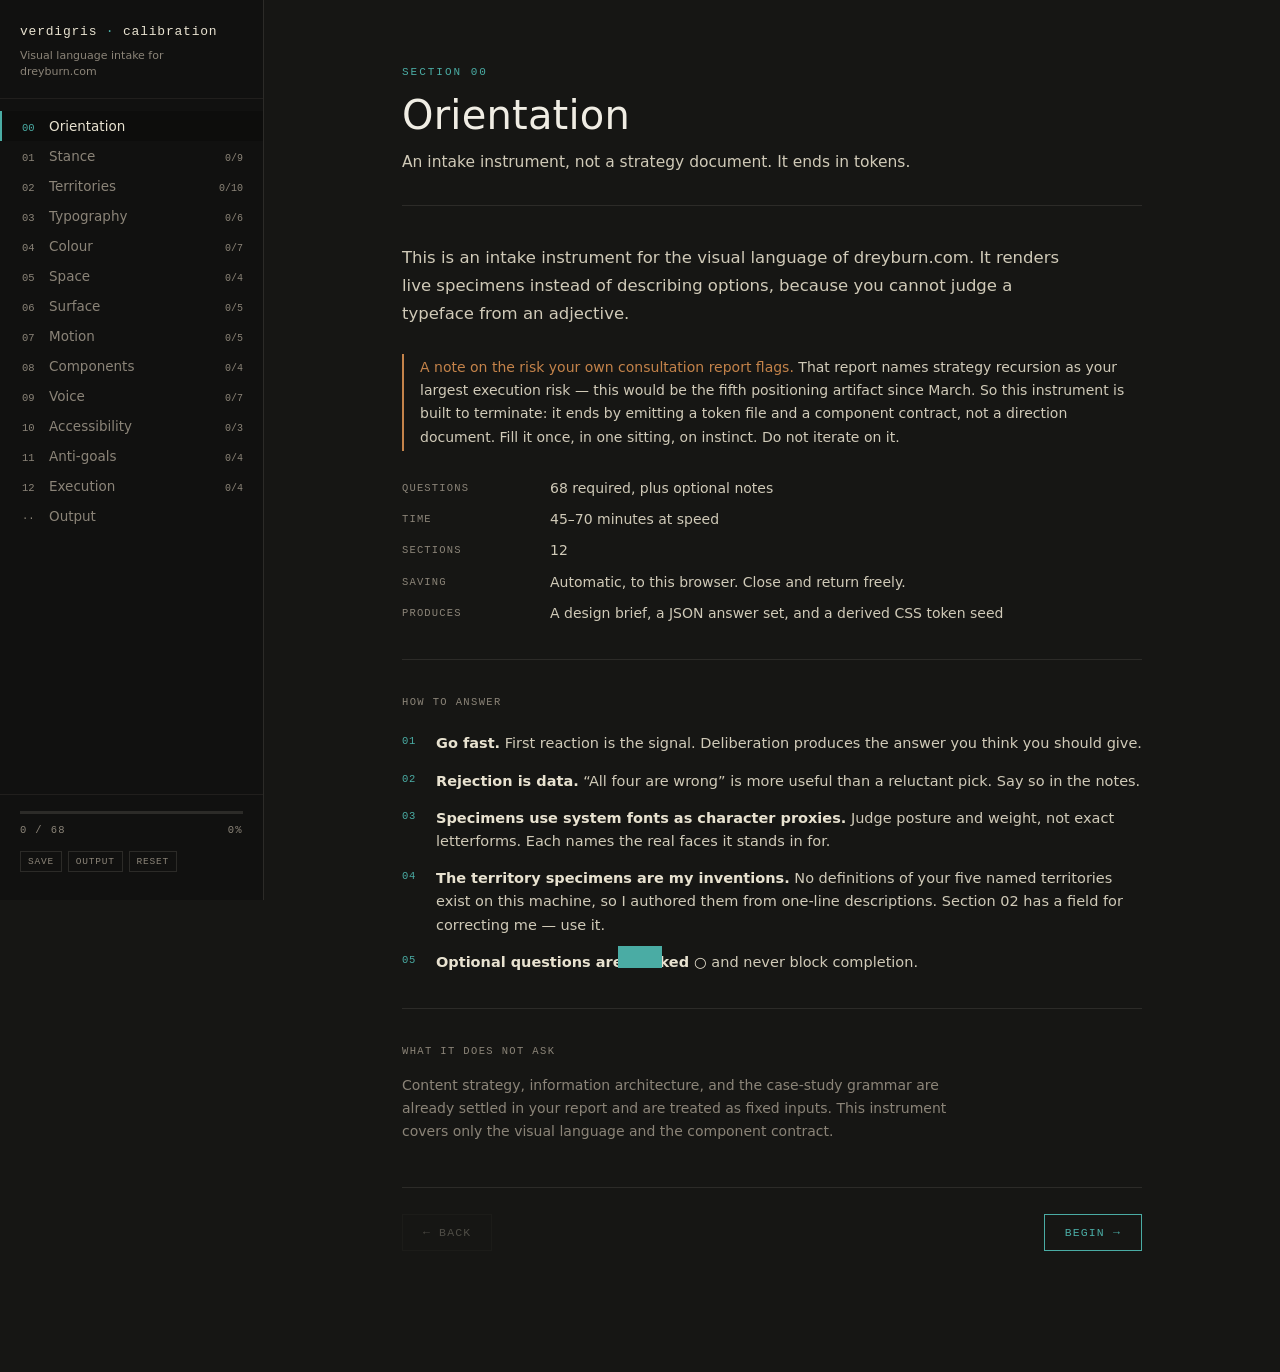
<file: calibration/calibration.html>
<!doctype html>
<html lang="en">
<head>
<meta charset="utf-8">
<meta name="viewport" content="width=device-width,initial-scale=1">
<title>Verdigris · Calibration</title>
<style>
/* ══════════════════════════════════════════════════════════════
   CHROME — deliberately neutral.
   Uses only Verdigris NEUTRALS (bg / bone / dim) plus teal as the
   instrument accent. Green is withheld from the chrome so it stays
   unbiased during the territory bake-off.
   ══════════════════════════════════════════════════════════════ */
:root{
  --bg:#161614; --bg-dim:#111110; --bg-hi:#1e1d1b; --bg-sel:#2c2b28;
  /* --dim is decoration/borders only (2.4:1 on bg-dim — fails AA for text).
     --dim2 is the secondary TEXT colour: 5.2:1 on bg-dim, 5.6:1 on bg. */
  --dim:#524e48; --dim2:#8B8478; --bone:#D0CAB8; --bone-b:#E8E2D0; --white:#F0EDE4;
  --green:#44BB44; --orange:#C4834A; --teal:#4AACA4; --blue:#5B8DB8;
  --purple:#8855BB; --lime:#AAFF00; --red:#CC5555;
  --line:#2c2b28; --line-soft:#211f1d;

  --f-sans:"Segoe UI Variable Text","Segoe UI",system-ui,-apple-system,sans-serif;
  --f-tech:Bahnschrift,"DIN Alternate","Segoe UI",system-ui,sans-serif;
  --f-serif:"Sitka Text",Constantia,Georgia,"Times New Roman",serif;
  --f-serif-d:"Sitka Display",Constantia,Georgia,serif;
  --f-mono:"Cascadia Code","Cascadia Mono","JetBrains Mono",Consolas,ui-monospace,monospace;
  --f-hum:Corbel,Candara,"Segoe UI",system-ui,sans-serif;

  --rail:264px;
  --ease:cubic-bezier(.2,.6,.2,1);
}
*{box-sizing:border-box}
html,body{margin:0;padding:0}
body{
  background:var(--bg); color:var(--bone);
  font-family:var(--f-sans); font-size:15px; line-height:1.6;
  -webkit-font-smoothing:antialiased;
}
::selection{background:var(--bg-sel);color:var(--white)}
a{color:var(--teal)}

.mono{font-family:var(--f-mono)}
.lbl{
  font-family:var(--f-mono); font-size:10.5px; letter-spacing:.13em;
  text-transform:uppercase; color:var(--dim2);
}

/* ── shell ─────────────────────────────────────────────── */
#shell{display:grid;grid-template-columns:var(--rail) minmax(0,1fr);min-height:100vh}

#rail{
  position:sticky;top:0;height:100vh;overflow-y:auto;
  background:var(--bg-dim);border-right:1px solid var(--line);
  padding:22px 0 28px;display:flex;flex-direction:column;
}
#rail::-webkit-scrollbar{width:7px}
#rail::-webkit-scrollbar-thumb{background:var(--bg-sel)}
.rail-head{padding:0 20px 18px;border-bottom:1px solid var(--line-soft);margin-bottom:12px}
.rail-title{font-family:var(--f-mono);font-size:13px;color:var(--bone-b);letter-spacing:.06em}
.rail-title b{color:var(--teal);font-weight:400}
.rail-sub{font-size:11px;color:var(--dim2);margin-top:5px;line-height:1.45}

.nav-item{
  display:flex;gap:11px;align-items:baseline;width:100%;text-align:left;
  padding:7px 20px;background:none;border:0;cursor:pointer;
  color:var(--dim2);font-family:var(--f-sans);font-size:13.5px;
  border-left:2px solid transparent;transition:color .15s,background .15s;
}
.nav-item:hover{color:var(--bone);background:#00000030}
.nav-item.on{color:var(--bone-b);border-left-color:var(--teal);background:#00000040}
.nav-item .n{font-family:var(--f-mono);font-size:10.5px;color:var(--dim2);min-width:16px}
.nav-item.on .n{color:var(--teal)}
.nav-item .ct{margin-left:auto;font-family:var(--f-mono);font-size:10px;color:var(--dim2)}
.nav-item.done .ct{color:var(--green)}

.rail-foot{margin-top:auto;padding:16px 20px 0;border-top:1px solid var(--line-soft)}
.bar{height:3px;background:var(--bg-sel);overflow:hidden;margin-bottom:8px}
.bar i{display:block;height:100%;background:var(--teal);width:0;transition:width .4s var(--ease)}
.rail-foot .lbl{display:flex;justify-content:space-between}
.mini{
  margin-top:12px;display:flex;gap:6px;flex-wrap:wrap;
}
.mini button{
  font-family:var(--f-mono);font-size:9.5px;letter-spacing:.08em;text-transform:uppercase;
  background:none;border:1px solid var(--line);color:var(--dim2);padding:4px 7px;cursor:pointer;
}
.mini button:hover{color:var(--bone);border-color:var(--dim)}

/* ── main ──────────────────────────────────────────────── */
#main{padding:0 0 120px;min-width:0}
.wrap{max-width:820px;margin:0 auto;padding:0 40px}

.sec-head{padding:64px 0 30px;border-bottom:1px solid var(--line);margin-bottom:38px}
.sec-num{font-family:var(--f-mono);font-size:11px;color:var(--teal);letter-spacing:.18em;margin-bottom:12px}
.sec-title{font-family:var(--f-tech);font-size:40px;line-height:1.05;font-weight:400;
  letter-spacing:.005em;color:var(--white);margin:0 0 14px}
.sec-lede{font-size:15.5px;color:var(--bone);max-width:62ch;line-height:1.65;margin:0}
.sec-lede em{color:var(--bone-b);font-style:italic}

/* ── question block ────────────────────────────────────── */
.q{padding:30px 0;border-bottom:1px solid var(--line-soft)}
.q:last-child{border-bottom:0}
.q-top{display:flex;gap:12px;align-items:baseline;margin-bottom:6px}
.q-id{font-family:var(--f-mono);font-size:10px;color:var(--dim2);padding-top:3px;min-width:34px}
.q-label{font-size:17px;color:var(--bone-b);line-height:1.45;font-weight:500;margin:0}
.q-help{font-size:13.5px;color:var(--dim2);line-height:1.6;margin:6px 0 0 46px;max-width:64ch}
.q-help code{font-family:var(--f-mono);font-size:12px;color:var(--orange);background:#0000004d;padding:1px 4px}
.q-body{margin:16px 0 0 46px}
@media(max-width:820px){.q-help,.q-body{margin-left:0}}

/* inputs */
textarea,input[type=text]{
  width:100%;background:var(--bg-dim);border:1px solid var(--line);color:var(--bone-b);
  font-family:var(--f-sans);font-size:14.5px;line-height:1.6;padding:11px 13px;resize:vertical;
}
textarea:focus,input[type=text]:focus{outline:2px solid var(--teal);outline-offset:-1px;border-color:var(--teal)}
textarea::placeholder,input::placeholder{color:#6B665E}
select{
  background:var(--bg-dim);border:1px solid var(--line);color:var(--bone-b);
  font-family:var(--f-mono);font-size:12.5px;padding:6px 8px;
}
select:focus{outline:2px solid var(--teal);outline-offset:-1px}

/* scale */
.scale{display:flex;align-items:center;gap:14px;flex-wrap:wrap}
.scale-pole{font-family:var(--f-mono);font-size:11px;color:var(--dim2);white-space:nowrap;flex-shrink:0}
.scale-track{display:flex;gap:3px}
.scale-track button{
  width:38px;height:34px;background:var(--bg-dim);border:1px solid var(--line);
  color:var(--dim2);font-family:var(--f-mono);font-size:11.5px;cursor:pointer;transition:all .12s;
}
.scale-track button:hover{border-color:var(--dim);color:var(--bone)}
.scale-track button.on{background:var(--teal);border-color:var(--teal);color:#0d1a19;font-weight:600}

/* choice list */
.opts{display:flex;flex-direction:column;gap:1px}
.opt{
  display:flex;gap:12px;padding:12px 14px;background:var(--bg-dim);
  border:1px solid var(--line-soft);cursor:pointer;transition:all .12s;align-items:flex-start;
}
.opt:hover{border-color:var(--dim);background:var(--bg-hi)}
.opt.on{border-color:var(--teal);background:#4aaca40f}
.opt .box{
  width:14px;height:14px;border:1px solid var(--dim);flex-shrink:0;margin-top:4px;position:relative;
}
.opt.multi .box{border-radius:0}
.opt:not(.multi) .box{border-radius:50%}
.opt.on .box{border-color:var(--teal)}
.opt.on .box::after{
  content:"";position:absolute;inset:3px;background:var(--teal);
}
.opt:not(.multi).on .box::after{border-radius:50%}
.opt .txt{min-width:0;display:block}
.opt .t{display:block;font-size:14.5px;color:var(--bone-b);line-height:1.45}
.opt .d{display:block;font-size:12.5px;color:var(--dim2);line-height:1.55;margin-top:3px}
.opt .d code{font-family:var(--f-mono);color:var(--orange);font-size:11.5px}

/* specimen grid */
.spgrid{display:grid;gap:14px}
.spgrid.c2{grid-template-columns:repeat(auto-fit,minmax(300px,1fr))}
.spgrid.c1{grid-template-columns:1fr}
.spwrap{border:1px solid var(--line);background:var(--bg-dim);transition:border-color .15s}
.spwrap:hover{border-color:var(--dim)}
.spwrap.on{border-color:var(--teal);box-shadow:0 0 0 1px var(--teal)}
.sphead{
  display:flex;align-items:center;gap:9px;padding:9px 12px;border-bottom:1px solid var(--line);
  cursor:pointer;user-select:none;
}
.sphead .box{width:13px;height:13px;border:1px solid var(--dim);border-radius:50%;position:relative;flex-shrink:0}
.spwrap.on .sphead .box{border-color:var(--teal)}
.spwrap.on .sphead .box::after{content:"";position:absolute;inset:3px;background:var(--teal);border-radius:50%}
.sphead .k{font-family:var(--f-mono);font-size:11px;letter-spacing:.09em;text-transform:uppercase;color:var(--bone)}
.spwrap.on .sphead .k{color:var(--bone-b)}
.sphead .tag{margin-left:auto;font-family:var(--f-mono);font-size:9.5px;color:var(--dim2);letter-spacing:.06em}
.spnote{font-size:12px;color:var(--dim2);padding:8px 12px 0;line-height:1.5}
.spstage{padding:18px;overflow:hidden}

/* bake-off card */
.bo{border:1px solid var(--line);background:var(--bg-dim);margin-bottom:16px}
.bo-head{padding:13px 15px;border-bottom:1px solid var(--line)}
.bo-name{font-family:var(--f-tech);font-size:19px;color:var(--white);letter-spacing:.01em}
.bo-def{font-size:13px;color:var(--bone);margin-top:5px;line-height:1.55;max-width:70ch}
.bo-mine{font-size:11.5px;color:var(--dim2);margin-top:7px;line-height:1.5;font-style:italic}
.bo-foot{padding:13px 15px;border-top:1px solid var(--line);display:flex;flex-direction:column;gap:11px}
.bo-row{display:flex;align-items:center;gap:12px;flex-wrap:wrap}
.bo-row .lbl{min-width:76px}

/* map table */
.maptab{width:100%;border-collapse:collapse;font-size:13px}
.maptab th{
  font-family:var(--f-mono);font-size:10px;letter-spacing:.1em;text-transform:uppercase;
  color:var(--dim2);text-align:left;padding:0 10px 8px 0;font-weight:400;
}
.maptab td{padding:5px 10px 5px 0;border-top:1px solid var(--line-soft)}
.swatch{display:inline-flex;align-items:center;gap:9px;font-family:var(--f-mono);font-size:12px;color:var(--bone)}
.swatch i{width:15px;height:15px;display:block;flex-shrink:0}
.swatch em{color:var(--dim2);font-style:normal;font-size:10.5px}

/* section footer nav */
.secnav{display:flex;gap:10px;margin-top:44px;padding-top:26px;border-top:1px solid var(--line)}
.btn{
  font-family:var(--f-mono);font-size:11.5px;letter-spacing:.1em;text-transform:uppercase;
  background:none;border:1px solid var(--line);color:var(--bone);padding:11px 20px;cursor:pointer;
  transition:all .14s;
}
.btn:hover{border-color:var(--dim);background:var(--bg-hi)}
.btn.pri{border-color:var(--teal);color:var(--teal)}
.btn.pri:hover{background:var(--teal);color:#0d1a19}
.btn:disabled{opacity:.3;cursor:default}
.spacer{flex:1}

/* intro */
.intro-rule{height:1px;background:var(--line);margin:34px 0}
.kv{display:grid;grid-template-columns:130px 1fr;gap:9px 18px;font-size:14px;margin:24px 0}
.kv dt{font-family:var(--f-mono);font-size:10.5px;letter-spacing:.11em;text-transform:uppercase;color:var(--dim2);padding-top:3px}
.kv dd{margin:0;color:var(--bone)}
.rules{list-style:none;padding:0;margin:22px 0;counter-reset:r}
.rules li{
  counter-increment:r;position:relative;padding:0 0 0 34px;margin-bottom:14px;
  font-size:14.5px;line-height:1.6;color:var(--bone);
}
.rules li::before{
  content:counter(r,decimal-leading-zero);position:absolute;left:0;top:1px;
  font-family:var(--f-mono);font-size:10.5px;color:var(--teal);letter-spacing:.06em;
}
.rules b{color:var(--bone-b);font-weight:600}
.warn{
  border-left:2px solid var(--orange);padding:2px 0 2px 16px;margin:26px 0;
  font-size:14px;color:var(--bone);line-height:1.65;
}
.warn b{color:var(--orange);font-weight:500}

/* output */
.outbox{
  background:var(--bg-dim);border:1px solid var(--line);padding:16px;
  font-family:var(--f-mono);font-size:11.5px;line-height:1.65;color:var(--bone);
  white-space:pre-wrap;max-height:460px;overflow:auto;
}
.outbox::-webkit-scrollbar{width:8px}
.outbox::-webkit-scrollbar-thumb{background:var(--bg-sel)}
.tabs{display:flex;gap:1px;margin-bottom:0}
.tabs button{
  font-family:var(--f-mono);font-size:10.5px;letter-spacing:.1em;text-transform:uppercase;
  background:var(--bg-dim);border:1px solid var(--line);border-bottom:0;color:var(--dim2);
  padding:9px 15px;cursor:pointer;
}
.tabs button.on{color:var(--teal);background:var(--bg-hi)}
.stat{display:flex;gap:26px;flex-wrap:wrap;margin:20px 0 28px}
.stat div{display:flex;flex-direction:column;gap:3px}
.stat b{font-family:var(--f-mono);font-size:26px;color:var(--white);font-weight:400;line-height:1}
.toast{
  position:fixed;bottom:22px;left:50%;transform:translate(-50%,90px);
  background:var(--teal);color:#0d1a19;font-family:var(--f-mono);font-size:11.5px;
  letter-spacing:.09em;text-transform:uppercase;padding:11px 22px;
  transition:transform .3s var(--ease);z-index:99;
}
.toast.on{transform:translate(-50%,0)}

@media(max-width:900px){
  #shell{grid-template-columns:1fr}
  #rail{position:static;height:auto;border-right:0;border-bottom:1px solid var(--line)}
  .wrap{padding:0 22px}
  .sec-title{font-size:31px}
}

/* ══════════════════════════════════════════════════════════════
   SPECIMENS — each carries its own complete visual language.
   ══════════════════════════════════════════════════════════════ */
.sp{font-size:14px;line-height:1.55}
.sp *{box-sizing:border-box}

/* T1 · Cybernetic Minimalism */
.t-cyb{background:#0e0e0d;padding:22px;font-family:var(--f-tech);color:#c9c4b6}
.t-cyb .e{font-family:var(--f-mono);font-size:9.5px;letter-spacing:.22em;color:#5d5952;
  display:flex;justify-content:space-between;border-bottom:1px solid #24231f;padding-bottom:7px}
.t-cyb .e span:last-child{color:#4AACA4}
.t-cyb h4{font-size:23px;font-weight:400;letter-spacing:.01em;margin:15px 0 0;color:#EDE9DE}
.t-cyb p{font-size:12.5px;line-height:1.62;color:#8e8880;margin:9px 0 0;max-width:44ch}
.t-cyb .m{display:flex;gap:0;margin-top:17px;border-top:1px solid #24231f;padding-top:9px}
.t-cyb .m div{font-family:var(--f-mono);font-size:9.5px;letter-spacing:.13em;color:#5d5952;
  padding-right:20px;margin-right:20px;border-right:1px solid #24231f}
.t-cyb .m div:last-child{border:0}
.t-cyb .m b{display:block;color:#c9c4b6;font-weight:400;margin-top:3px;letter-spacing:.05em}

/* T2 · Academic Cyberpunk */
.t-aca{background:#141312;padding:22px;font-family:var(--f-serif);color:#cfc9b9}
.t-aca .e{font-family:var(--f-mono);font-size:9.5px;letter-spacing:.16em;color:#C4834A;text-transform:uppercase}
.t-aca h4{font-family:var(--f-serif-d);font-size:26px;font-weight:400;margin:11px 0 0;color:#F0EDE4;line-height:1.15}
.t-aca .cols{display:grid;grid-template-columns:1fr 118px;gap:20px;margin-top:12px}
.t-aca p{font-size:14px;line-height:1.68;margin:0;color:#bdb6a6}
.t-aca p sup{color:#4AACA4;font-family:var(--f-mono);font-size:9px;vertical-align:super}
.t-aca .marg{font-family:var(--f-mono);font-size:9.5px;line-height:1.6;color:#65605a;
  border-left:1px solid #2b2926;padding-left:11px}
.t-aca .rule{height:1px;background:#2b2926;margin:15px 0 9px}
.t-aca .m{font-family:var(--f-mono);font-size:9.5px;letter-spacing:.12em;color:#65605a}

/* T3 · Prismatic Instrument */
.t-pri{background:#0f1012;padding:22px;font-family:var(--f-hum);color:#c8c8cc;position:relative;overflow:hidden}
.t-pri::before{content:"";position:absolute;inset:0 0 auto;height:1px;
  background:linear-gradient(90deg,#4AACA4,#5B8DB8 34%,#8855BB 66%,#C4834A)}
.t-pri .e{font-family:var(--f-mono);font-size:9.5px;letter-spacing:.2em;
  background:linear-gradient(90deg,#4AACA4,#8855BB);-webkit-background-clip:text;
  background-clip:text;color:transparent;text-transform:uppercase}
.t-pri h4{font-size:24px;font-weight:300;letter-spacing:-.01em;margin:12px 0 0;color:#F2F1F4}
.t-pri p{font-size:13px;line-height:1.65;color:#8d8d95;margin:9px 0 0;max-width:46ch}
.t-pri .chips{display:flex;gap:7px;margin-top:16px;flex-wrap:wrap}
.t-pri .chips i{font-family:var(--f-mono);font-size:9px;letter-spacing:.13em;font-style:normal;
  padding:4px 9px;border:1px solid;background:#ffffff06}
.t-pri .chips i:nth-child(1){border-color:#4AACA470;color:#4AACA4}
.t-pri .chips i:nth-child(2){border-color:#5B8DB870;color:#5B8DB8}
.t-pri .chips i:nth-child(3){border-color:#8855BB70;color:#a06fd4}
.t-pri .chips i:nth-child(4){border-color:#C4834A70;color:#C4834A}

/* T4 · Black Box */
.t-blk{background:#0a0a09;padding:22px;font-family:var(--f-mono);color:#b8b3a6}
.t-blk .e{font-size:9.5px;letter-spacing:.18em;color:#514d47}
.t-blk h4{font-size:17px;font-weight:400;letter-spacing:.02em;margin:13px 0 0;color:#E8E2D0;
  display:inline-block;position:relative;padding:3px 9px;border:1px solid #2e2c28}
.t-blk h4::before,.t-blk h4::after{content:"";position:absolute;width:6px;height:6px;border:1px solid #44BB44}
.t-blk h4::before{top:-1px;left:-1px;border-right:0;border-bottom:0}
.t-blk h4::after{bottom:-1px;right:-1px;border-left:0;border-top:0}
.t-blk p{font-size:11.5px;line-height:1.72;color:#7a7569;margin:13px 0 0;max-width:52ch}
.t-blk .red{background:#2a2825;color:transparent;user-select:none;padding:0 3px;
  transition:color .25s,background .25s}
.t-blk:hover .red{background:#1a1917;color:#7a7569}
.t-blk .m{margin-top:15px;font-size:9.5px;letter-spacing:.14em;color:#514d47}
.t-blk .m b{color:#44BB44;font-weight:400}

/* T5 · Signal Lab */
.t-sig{background:#0d0f0e;padding:22px;font-family:var(--f-tech);color:#bfc4bf;position:relative}
.t-sig .grid{position:absolute;inset:0;opacity:.5;
  background-image:linear-gradient(#1c211e 1px,transparent 1px),linear-gradient(90deg,#1c211e 1px,transparent 1px);
  background-size:22px 22px}
.t-sig .in{position:relative}
.t-sig .e{font-family:var(--f-mono);font-size:9.5px;letter-spacing:.18em;color:#44BB44;
  display:flex;align-items:center;gap:8px}
.t-sig .e::after{content:"";flex:1;height:1px;background:linear-gradient(90deg,#44BB4460,transparent)}
.t-sig h4{font-size:22px;font-weight:400;margin:13px 0 0;color:#EDF0EC;letter-spacing:.01em}
.t-sig p{font-size:12.5px;line-height:1.6;color:#868b86;margin:8px 0 0;max-width:46ch}
.t-sig svg{display:block;margin-top:14px;width:100%;height:38px}
.t-sig .m{font-family:var(--f-mono);font-size:9.5px;letter-spacing:.14em;color:#5a605a;margin-top:8px;
  display:flex;justify-content:space-between}
.t-sig .m b{color:#AAFF00;font-weight:400}

/* T6 · Verdigris Native */
.t-vrd{background:#161614;padding:22px;font-family:var(--f-sans);color:#D0CAB8}
.t-vrd .e{font-family:var(--f-mono);font-size:10px;letter-spacing:.15em;color:#C4834A;text-transform:uppercase}
.t-vrd h4{font-size:23px;font-weight:500;margin:12px 0 0;color:#F0EDE4;letter-spacing:-.005em}
.t-vrd p{font-size:13.5px;line-height:1.65;color:#a49e90;margin:9px 0 0;max-width:48ch}
.t-vrd p b{color:#D0CAB8;font-weight:500}
.t-vrd .m{display:flex;gap:9px;margin-top:16px;flex-wrap:wrap;align-items:center}
.t-vrd .m i{font-family:var(--f-mono);font-size:9.5px;letter-spacing:.1em;font-style:normal;
  color:#44BB44;border:1px solid #2c2b28;padding:4px 8px;background:#111110}
.t-vrd .m u{font-family:var(--f-mono);font-size:9.5px;color:#524e48;text-decoration:none;margin-left:auto}
.t-vrd .m u b{color:#AAFF00;font-weight:400}

/* ── typography specimens ─────────────────────────────── */
.ty{background:#131211;padding:20px 22px;color:#D0CAB8}
.ty .h{margin:0;color:#F0EDE4;font-weight:400}
.ty .sub{font-family:var(--f-mono);font-size:10px;letter-spacing:.14em;color:#8B8478;margin-top:13px;text-transform:uppercase}
.ty-grot .h{font-family:var(--f-tech);font-size:30px;line-height:1.1;letter-spacing:.004em}
.ty-neo .h{font-family:var(--f-sans);font-size:29px;line-height:1.14;letter-spacing:-.018em;font-weight:600}
.ty-ser .h{font-family:var(--f-serif-d);font-size:31px;line-height:1.12;letter-spacing:-.005em}
.ty-mon .h{font-family:var(--f-mono);font-size:23px;line-height:1.28;letter-spacing:-.01em}

.bd{background:#131211;padding:20px 22px}
.bd p{margin:0;color:#bdb6a6}
.bd-ser p{font-family:var(--f-serif);font-size:15.5px;line-height:1.72}
.bd-hum p{font-family:var(--f-hum);font-size:15px;line-height:1.68}
.bd-neo p{font-family:var(--f-sans);font-size:14.5px;line-height:1.66}
.bd .sub{font-family:var(--f-mono);font-size:10px;letter-spacing:.14em;color:#8B8478;margin-top:14px;text-transform:uppercase}

.sc{background:#131211;padding:20px 22px;color:#D0CAB8}
.sc div{color:#F0EDE4;font-family:var(--f-tech);font-weight:400;line-height:1.15;margin-bottom:7px}
.sc small{font-family:var(--f-mono);font-size:10px;color:#8B8478;letter-spacing:.1em;display:block;margin-top:12px}

.ms{background:#131211;padding:20px 22px}
.ms p{color:#bdb6a6;font-family:var(--f-sans);margin:0}
.ms small{font-family:var(--f-mono);font-size:10px;color:#8B8478;letter-spacing:.1em;display:block;margin-top:12px}

/* ── density / structure ──────────────────────────────── */
.dn{background:#131211;color:#D0CAB8}
.dn .row{border-bottom:1px solid #24231f;display:flex;justify-content:space-between;align-items:baseline;gap:14px}
.dn .row:last-child{border-bottom:0}
.dn .t{color:#E8E2D0}
.dn .d{font-family:var(--f-mono);color:#524e48;flex-shrink:0}
.dn-tight{padding:12px 16px}
.dn-tight .row{padding:6px 0;font-size:13px}.dn-tight .d{font-size:9.5px}
.dn-mid{padding:20px}
.dn-mid .row{padding:13px 0;font-size:14.5px}.dn-mid .d{font-size:10px}
.dn-airy{padding:30px 26px}
.dn-airy .row{padding:22px 0;font-size:16px}.dn-airy .d{font-size:10.5px}

/* ── cards ────────────────────────────────────────────── */
.cd{background:#131211;padding:20px}
.cd .in{padding:16px}
.cd h5{margin:0;font-size:16px;color:#F0EDE4;font-weight:500;font-family:var(--f-tech)}
.cd p{margin:7px 0 0;font-size:12.5px;color:#8b857a;line-height:1.55}
.cd .e{font-family:var(--f-mono);font-size:9px;letter-spacing:.16em;color:#524e48;text-transform:uppercase}
.cd-hair .in{border:1px solid #2c2b28;background:transparent}
.cd-rule .in{border:0;border-top:1px solid #44BB44;padding-left:0;padding-right:0;background:transparent}
.cd-fill .in{border:0;background:#1c1b19}
.cd-brack .in{border:0;position:relative;background:transparent}
.cd-brack .in::before,.cd-brack .in::after{content:"";position:absolute;width:12px;height:12px;border:1px solid #4AACA4}
.cd-brack .in::before{top:0;left:0;border-right:0;border-bottom:0}
.cd-brack .in::after{bottom:0;right:0;border-left:0;border-top:0}
.cd-glass .in{border:1px solid #ffffff14;border-radius:12px;background:#ffffff08;backdrop-filter:blur(6px);
  box-shadow:0 0 22px #00ff8818}
.cd-glass h5{color:#00FF88}

/* ── links ────────────────────────────────────────────── */
.lk{background:#131211;padding:20px 22px;font-size:14.5px;line-height:1.85;color:#bdb6a6;font-family:var(--f-sans)}
.lk a{cursor:pointer}
.lk-und a{color:#D0CAB8;text-decoration:underline;text-decoration-color:#4AACA4;text-underline-offset:3px;text-decoration-thickness:1px}
.lk-col a{color:#4AACA4;text-decoration:none}
.lk-mrk a{color:#E8E2D0;text-decoration:none;background:#4aaca41f;padding:1px 4px;border-bottom:1px solid #4AACA4}
.lk-brk a{color:#D0CAB8;text-decoration:none;font-family:var(--f-mono);font-size:13px}
.lk-brk a::before{content:"[";color:#524e48}.lk-brk a::after{content:"]";color:#524e48}

/* ── surface texture ──────────────────────────────────── */
.tx{height:112px;position:relative;overflow:hidden;background:#161614;
  display:flex;align-items:center;justify-content:center}
.tx span{font-family:var(--f-mono);font-size:10px;letter-spacing:.16em;color:#C2BBAC;
  position:relative;z-index:2;text-transform:uppercase}
.tx-flat{}
.tx-noise::after{content:"";position:absolute;inset:0;opacity:.055;
  background-image:url("data:image/svg+xml,%3Csvg xmlns='http://www.w3.org/2000/svg' width='120' height='120'%3E%3Cfilter id='n'%3E%3CfeTurbulence type='fractalNoise' baseFrequency='.85' numOctaves='3'/%3E%3C/filter%3E%3Crect width='120' height='120' filter='url(%23n)'/%3E%3C/svg%3E")}
.tx-scan::after{content:"";position:absolute;inset:0;opacity:.5;
  background:repeating-linear-gradient(0deg,#ffffff07 0 1px,transparent 1px 3px)}
.tx-grid::after{content:"";position:absolute;inset:0;
  background-image:linear-gradient(#221f1c 1px,transparent 1px),linear-gradient(90deg,#221f1c 1px,transparent 1px);
  background-size:26px 26px}
.tx-topo::after{content:"";position:absolute;inset:-40%;opacity:.5;
  background:repeating-radial-gradient(circle at 30% 45%,transparent 0 15px,#1f2a24 15px 16px,transparent 16px 34px)}

/* ── motion ───────────────────────────────────────────── */
.mo{background:#131211;padding:22px;text-align:center;cursor:pointer;user-select:none}
.mo .box{
  display:inline-block;font-family:var(--f-mono);font-size:12px;letter-spacing:.12em;
  color:#D0CAB8;border:1px solid #2c2b28;padding:11px 20px;background:#181715;
}
.mo .hint{font-family:var(--f-mono);font-size:10px;letter-spacing:.13em;color:#8B8478;margin-top:14px;text-transform:uppercase}
.mo-lift .box{transition:transform .22s var(--ease),border-color .22s}
.mo-lift:hover .box{transform:translateY(-3px);border-color:#4AACA4}
.mo-fill .box{transition:background .18s,color .18s,border-color .18s}
.mo-fill:hover .box{background:#4AACA4;color:#0d1a19;border-color:#4AACA4}
.mo-rule .box{position:relative;overflow:hidden}
.mo-rule .box::after{content:"";position:absolute;left:0;bottom:0;height:1px;width:100%;
  background:#44BB44;transform:scaleX(0);transform-origin:left;transition:transform .3s var(--ease)}
.mo-rule:hover .box::after{transform:scaleX(1)}
.mo-glitch .box{transition:none}
.mo-glitch:hover .box{animation:gl .45s steps(3) 1;border-color:#8855BB}
@keyframes gl{0%{transform:translate(0)}33%{transform:translate(-2px,1px)}66%{transform:translate(2px,-1px)}100%{transform:translate(0)}}
.mo-none .box{}

/* ── focus rings ──────────────────────────────────────── */
.fr{background:#131211;padding:26px 22px;text-align:center}
.fr b{display:inline-block;font-family:var(--f-mono);font-size:12px;letter-spacing:.1em;
  color:#D0CAB8;border:1px solid #2c2b28;padding:10px 18px;font-weight:400}
.fr-solid b{outline:2px solid #4AACA4;outline-offset:2px}
.fr-double b{outline:1px solid #161614;outline-offset:2px;box-shadow:0 0 0 3px #AAFF00}
.fr-inset b{outline:2px solid #E8E2D0;outline-offset:-4px}
.fr-block b{background:#4AACA4;color:#0d1a19;border-color:#4AACA4;outline:2px solid #E8E2D0;outline-offset:2px}
.fr small{display:block;font-family:var(--f-mono);font-size:10px;letter-spacing:.12em;color:#8B8478;margin-top:16px}
</style>
</head>
<body>
<div id="shell">
  <nav id="rail">
    <div class="rail-head">
      <div class="rail-title">verdigris <b>·</b> calibration</div>
      <div class="rail-sub">Visual language intake for dreyburn.com</div>
    </div>
    <div id="nav"></div>
    <div class="rail-foot">
      <div class="bar"><i id="barfill"></i></div>
      <div class="lbl"><span id="pcount">0 / 0</span><span id="ppct">0%</span></div>
      <div class="mini">
        <button id="b-save">Save</button>
        <button id="b-out">Output</button>
        <button id="b-reset">Reset</button>
      </div>
    </div>
  </nav>
  <main id="main"><div class="wrap" id="stage"></div></main>
</div>
<div class="toast" id="toast"></div>

<script>
"use strict";
/* ════════════════════════════════════════════════════════════
   SPECIMEN MARKUP
   ════════════════════════════════════════════════════════════ */
const COPY = {
  e:'Selected Systems / 01',
  h:'The Agent Operating System',
  p:'A governed multi-agent organization on owned infrastructure — four agents, explicit context boundaries, and a claims layer carrying provenance. An outside CTO reviewed the architecture and adopted its principles.',
  m:'2024–2026'
};

const TERRITORY = {
cyb:`<div class="sp t-cyb">
  <div class="e"><span>SELECTED SYSTEMS</span><span>01 / 04</span></div>
  <h4>${COPY.h}</h4><p>${COPY.p}</p>
  <div class="m"><div>AGENTS<b>4</b></div><div>STATUS<b>RUNNING</b></div><div>ADOPTED<b>EXTERNAL</b></div></div>
</div>`,
aca:`<div class="sp t-aca">
  <div class="e">§1 · Selected Systems</div>
  <h4>${COPY.h}</h4>
  <div class="cols"><p>A governed multi-agent organization on owned infrastructure<sup>1</sup> — four agents, explicit context boundaries, and a claims layer carrying provenance. An outside CTO reviewed the architecture and adopted its principles.<sup>2</sup></p>
  <div class="marg">1. Z, SOL, Builder, Yorick.<br><br>2. VawterLabs, 2026‑05‑02.</div></div>
  <div class="rule"></div><div class="m">2024–2026 · FOUR-LAYER CORPUS</div>
</div>`,
pri:`<div class="sp t-pri">
  <div class="e">Selected Systems 01</div>
  <h4>${COPY.h}</h4><p>${COPY.p}</p>
  <div class="chips"><i>GOVERNANCE</i><i>CONTEXT</i><i>PROVENANCE</i><i>CONTINUITY</i></div>
</div>`,
blk:`<div class="sp t-blk">
  <div class="e">[ SELECTED SYSTEMS ] 01</div>
  <h4>${COPY.h}</h4>
  <p>A governed multi-agent organization on <span class="red">owned infrastructure</span> — four agents, explicit context boundaries, and a claims layer carrying <span class="red">provenance</span>. An outside CTO reviewed the architecture and adopted its principles.</p>
  <div class="m">2024–2026 &nbsp;·&nbsp; AGENTS <b>[4]</b> &nbsp;·&nbsp; HOVER TO DECLASSIFY</div>
</div>`,
sig:`<div class="sp t-sig"><div class="grid"></div><div class="in">
  <div class="e">SELECTED SYSTEMS · 01</div>
  <h4>${COPY.h}</h4><p>${COPY.p}</p>
  <svg viewBox="0 0 300 38" preserveAspectRatio="none"><polyline fill="none" stroke="#44BB44" stroke-width="1"
    points="0,26 18,26 26,12 34,30 46,20 62,20 70,6 80,32 92,19 110,19 118,24 132,14 150,22 168,22 176,9 186,29 200,19 224,19 232,25 244,13 258,21 300,21"/></svg>
  <div class="m"><span>AGENTS 04</span><span>UPTIME <b>99.4</b></span><span>CLAIMS <b>1,284</b></span></div>
</div></div>`,
vrd:`<div class="sp t-vrd">
  <div class="e">Selected Systems</div>
  <h4>${COPY.h}</h4>
  <p>A governed multi-agent organization on owned infrastructure — four agents, explicit context boundaries, and a claims layer carrying <b>provenance</b>. An outside CTO reviewed the architecture and adopted its principles.</p>
  <div class="m"><i>governance</i><i>context</i><i>provenance</i><u>agents <b>4</b></u></div>
</div>`
};

const S = (cls, inner) => `<div class="sp ${cls}">${inner}</div>`;
const LOREM = 'Technical systems are governance systems. The question is never whether a tool encodes a politics, only whether the encoding is legible to the people it governs. An interface that hides its own decision boundaries has not removed them; it has moved them somewhere you cannot argue with.';

/* ════════════════════════════════════════════════════════════
   INSTRUMENT DEFINITION
   ════════════════════════════════════════════════════════════ */
const SECTIONS = [

/* ─────────────────────────── 00 ─────────────────────────── */
{ id:'intro', num:'00', nav:'Orientation', title:'Orientation', noCount:true,
  lede:'An intake instrument, not a strategy document. It ends in tokens.',
  intro:true },

/* ─────────────────────────── 01 ─────────────────────────── */
{ id:'stance', num:'01', nav:'Stance', title:'Stance',
  lede:'Before anything visual. Four questions that decide what the system is <em>for</em> — and one that decides what it must never look like.',
  qs:[
  {id:'ns-sleek', type:'scale7', label:'North star weighting — how much should “sleek” dominate?',
   help:'Your report\'s north star is <code>sleek, rigorous, slightly dangerous, deeply useful</code>. Four words pulling in different directions. Weight them so I know which wins a tie.',
   poles:['present','dominant']},
  {id:'ns-rigor', type:'scale7', label:'— how much should “rigorous” dominate?', poles:['present','dominant']},
  {id:'ns-danger', type:'scale7', label:'— how much should “slightly dangerous” dominate?', poles:['present','dominant']},
  {id:'ns-useful', type:'scale7', label:'— how much should “deeply useful” dominate?', poles:['present','dominant']},
  {id:'three-sec', type:'prose', rows:3,
   label:'First three seconds. A staff-level designer at a frontier lab lands on the homepage. What do they feel before they read a word?',
   help:'One sentence. Feeling, not features. This becomes the test every later decision has to pass.',
   ph:'e.g. "Someone who builds things I would not know how to build."'},
  {id:'reader', type:'multi',
   label:'Who is the system optimized for? Pick at most two.',
   help:'A system that serves everyone serves no one. The report ranks Tier 1 (internal promotion) and Tier 2 (AI-native companies) as simultaneous — but the <em>site</em> can only have one primary reader.',
   opts:[
    {v:'lab', t:'Frontier-lab design hiring manager', d:'Wants: taste, systems thinking, evidence of shipping. Skeptical of decoration.'},
    {v:'ent', t:'Enterprise AI design leader', d:'Wants: legibility, rigor, accessibility, something they can forward to their VP.'},
    {v:'peer', t:'Peer designers / the design community', d:'Wants: craft signal, a point of view, something worth sharing.'},
    {v:'client', t:'Future consulting client (Tier 3)', d:'Wants: named methods, authority, a practice not a person.'},
    {v:'self', t:'You, five years from now', d:'Wants: something that still holds up; a system you\'d want to extend.'},
   ]},
  {id:'counter', type:'prose', rows:3,
   label:'The counter-evidence test. What would make that person close the tab in under ten seconds?',
   help:'Your report says the current site is <em>counter-evidence to the taste claim</em>. Name the failure mode precisely and I will build against it.',
   ph:'e.g. "Anything that looks like it was generated. Any glow. Any card with a 12px radius and a gradient border."'},
  {id:'tell', type:'prose', rows:3,
   label:'Authored vs. generated — what is the tell?',
   help:'You can spot AI-default design instantly. Articulate the mechanism. The system needs a rule, not a vibe.',
   ph:'e.g. "Generated design is uniformly comfortable. Authored design has at least one decision that costs something."'},
  {id:'risk', type:'scale7',
   label:'Risk posture: how strange is the site allowed to be?',
   help:'Your anti-goals say <em>weirdness preserved but expensive-looking</em>. Where exactly on that line?',
   poles:['recruiter-safe','uncompromising']},
  {id:'stance-note', type:'prose', rows:2, label:'Anything else about stance?', optional:true, ph:'Optional.'},
]},

/* ─────────────────────────── 02 ─────────────────────────── */
{ id:'terr', num:'02', nav:'Territories', title:'Territory bake-off',
  lede:'Your five named territories plus Verdigris, each rendered as the <em>same</em> content in a different visual language. No source definitions existed on this machine, so these are my interpretations — correct them where I have it wrong. Score for fit, then synthesize.',
  qs:[
  {id:'bo-cyb', type:'bakeoff', key:'cyb', name:'Cybernetic Minimalism', tag:'proposed spine',
   def:'Dark, precise, restrained. Command-center hierarchy. Everything is a readout; nothing is decorated. Information density carries the impression, not styling.',
   mine:'My read: technical grotesque, hairline rules instead of cards, mono metadata strips, one accent used only as a state indicator.'},
  {id:'bo-aca', type:'bakeoff', key:'aca', name:'Academic Cyberpunk', tag:'proposed content layer',
   def:'Serif body against technical mono. Marginalia, footnotes, citations, running heads. A serious paper set by a machine with opinions.',
   mine:'My read: serif at reading size, a real margin column carrying references, section marks (§), horizontal rules as structure.'},
  {id:'bo-pri', type:'bakeoff', key:'pri', name:'Prismatic Instrument', tag:'proposed accent',
   def:'Precision hardware with spectral light. Anodized surfaces, thin chroma at the edges of things. Colour as calibration rather than decoration.',
   mine:'My read: gradient hairlines, spectrum-tinted borders, lighter weights, cooler neutrals than Verdigris.'},
  {id:'bo-blk', type:'bakeoff', key:'blk', name:'Black Box', tag:'proposed interaction',
   def:'Opaque by default, legible on inquiry. Redaction as aesthetic. Content reveals itself when engaged.',
   mine:'My read: mono throughout, bracket corners, redaction bars that lift on hover. Hover the specimen. Note this doubles as a sanitization metaphor for the KODA case study.'},
  {id:'bo-sig', type:'bakeoff', key:'sig', name:'Signal Lab', tag:'proposed feedback',
   def:'Oscilloscope and spectrum analyzer. Live traces, meters, tick marks. Data that moves because it is real.',
   mine:'My read: measurement grid underlay, trace lines, lime reserved for live numerics — a natural host for the topolang field.'},
  {id:'bo-vrd', type:'bakeoff', key:'vrd', name:'Verdigris Native', tag:'ingredient #6',
   def:'The terminal palette taken literally to the web. Warm near-black, bone text, patina accents, orange as system metadata. The machine at rest.',
   mine:'My read: the least risky and the least surprising. Included as the baseline everything else has to beat.'},
  {id:'terr-spine', type:'choice',
   label:'Synthesis — which is the spine?',
   help:'One territory sets structure, hierarchy, and default behaviour. Everything else is a guest in its house.',
   opts:[
    {v:'cyb',t:'Cybernetic Minimalism'},{v:'aca',t:'Academic Cyberpunk'},{v:'pri',t:'Prismatic Instrument'},
    {v:'blk',t:'Black Box'},{v:'sig',t:'Signal Lab'},{v:'vrd',t:'Verdigris Native'},
    {v:'other',t:'None of these — see my note below'}]},
  {id:'terr-guests', type:'multi',
   label:'Which territories are guests, and what exactly do they contribute?',
   help:'Pick the ones that survive. In the note field, name the <em>one move</em> you want from each — not the whole language.',
   opts:[
    {v:'cyb',t:'Cybernetic Minimalism'},{v:'aca',t:'Academic Cyberpunk'},{v:'pri',t:'Prismatic Instrument'},
    {v:'blk',t:'Black Box'},{v:'sig',t:'Signal Lab'},{v:'vrd',t:'Verdigris Native'}]},
  {id:'terr-guest-note', type:'prose', rows:4,
   label:'The one move you want from each guest.',
   ph:'e.g.\nAcademic Cyberpunk → the margin column and footnote refs, nothing else\nSignal Lab → the measurement grid, only behind the hero\nBlack Box → redaction, only in the enterprise case study'},
  {id:'terr-kill', type:'multi',
   label:'Which territories are dead? Say so now so I stop rendering them.',
   opts:[
    {v:'cyb',t:'Cybernetic Minimalism'},{v:'aca',t:'Academic Cyberpunk'},{v:'pri',t:'Prismatic Instrument'},
    {v:'blk',t:'Black Box'},{v:'sig',t:'Signal Lab'},{v:'vrd',t:'Verdigris Native'},{v:'none',t:'None — all still in play'}]},
  {id:'terr-correct', type:'prose', rows:4,
   label:'Where did I misread a territory name?',
   help:'These specimens are my inventions from one-line descriptions in your report. If “Prismatic Instrument” meant something else entirely, this is where you fix it.',
   optional:true, ph:'Optional but high-value.'},
]},

/* ─────────────────────────── 03 ─────────────────────────── */
{ id:'type', num:'03', nav:'Typography', title:'Typography',
  lede:'Specimens use system faces as <em>character proxies</em> — judge the posture, not the exact letterforms. Each names the real webfonts it stands in for.',
  qs:[
  {id:'ty-display', type:'specimen', cols:2,
   label:'Display voice — the hero thesis line.',
   help:'This is the single most identity-bearing decision in the system.',
   opts:[
    {v:'grot',k:'Technical grotesque',tag:'DIN / Bahnschrift lineage',
     note:'Proxy for: ABC Monument Grotesk, Söhne Breit, Diatype, Neue Haas Grotesk Display',
     html:S('ty ty-grot','<div class="h">Designing instruments for cognition, creativity, and complex systems</div><div class="sub">Engineered · neutral · slightly cold</div>')},
    {v:'neo',k:'Neo-grotesque, tight',tag:'Inter / Helvetica lineage',
     note:'Proxy for: Söhne, Untitled Sans, Suisse Int\'l. Warning — closest to the current site.',
     html:S('ty ty-neo','<div class="h">Designing instruments for cognition, creativity, and complex systems</div><div class="sub">Familiar · confident · risks default</div>')},
    {v:'ser',k:'Display serif',tag:'editorial / academic',
     note:'Proxy for: Signifier, Lyon Display, GT Sectra, Editorial New',
     html:S('ty ty-ser','<div class="h">Designing instruments for cognition, creativity, and complex systems</div><div class="sub">Authored · intellectual · unusual on a dark technical site</div>')},
    {v:'mon',k:'Monospace display',tag:'terminal lineage',
     note:'Proxy for: Berkeley Mono, MD IO, TT Interphases Mono, Departure Mono',
     html:S('ty ty-mon','<div class="h">Designing instruments for cognition, creativity, and complex systems</div><div class="sub">Literal · on-brand · risks costume</div>')},
   ]},
  {id:'ty-body', type:'specimen', cols:2,
   label:'Reading voice — essays and case studies.',
   help:'You are publishing long-form doctrine. This face carries thousands of words.',
   opts:[
    {v:'ser',k:'Serif',tag:'Academic Cyberpunk',
     note:'Proxy for: Signifier Text, Source Serif, Newsreader, Freight Text',
     html:S('bd bd-ser',`<p>${LOREM}</p><div class="sub">Reads long · signals doctrine · tension with technical display</div>`)},
    {v:'hum',k:'Humanist sans',tag:'warm neutral',
     note:'Proxy for: Söhne Buch, Untitled Sans, Public Sans, Literata Sans',
     html:S('bd bd-hum',`<p>${LOREM}</p><div class="sub">Warm · readable · low identity</div>`)},
    {v:'neo',k:'Same face as display',tag:'single-family system',
     note:'One family, many weights. Maximum coherence, minimum tension.',
     html:S('bd bd-neo',`<p>${LOREM}</p><div class="sub">Coherent · efficient · flat</div>`)},
   ]},
  {id:'ty-mono-reach', type:'choice',
   label:'How far does monospace reach?',
   help:'Your whole identity is terminal-adjacent. Mono is the easiest way to signal that — and the easiest way to overdo it.',
   opts:[
    {v:'code',t:'Code blocks only',d:'Maximum restraint. Mono is functional, never decorative.'},
    {v:'meta',t:'Code + metadata + labels',d:'Dates, tags, section numbers, captions, nav. <code>Recommended default.</code>'},
    {v:'struct',t:'Code + metadata + all structural chrome',d:'Adds nav, buttons, eyebrows, footer, table headers. Strongly terminal.'},
    {v:'every',t:'Mono is the system',d:'Everything but body copy. Committed, dangerous, memorable.'},
   ]},
  {id:'ty-scale', type:'specimen', cols:2,
   label:'Type scale ratio.',
   opts:[
    {v:'minor3',k:'Minor third · 1.200',tag:'dense, many steps',
     note:'Good for information-dense command-center layouts.',
     html:S('sc','<div style="font-size:34px">Selected Systems</div><div style="font-size:28px">Selected Systems</div><div style="font-size:24px">Selected Systems</div><div style="font-size:20px">Selected Systems</div><div style="font-size:16px">Selected Systems</div><small>16 · 20 · 24 · 28 · 34 · 41</small>')},
    {v:'perf4',k:'Perfect fourth · 1.333',tag:'balanced, editorial',
     note:'The safe, well-tempered choice. Clear hierarchy without drama.',
     html:S('sc','<div style="font-size:44px">Selected Systems</div><div style="font-size:33px">Selected Systems</div><div style="font-size:25px">Selected Systems</div><div style="font-size:19px">Selected Systems</div><div style="font-size:14px">Selected Systems</div><small>14 · 19 · 25 · 33 · 44 · 59</small>')},
    {v:'dramatic',k:'Two-register · 1.15 + jump',tag:'flat body, huge display',
     note:'Body sizes nearly identical; display is enormous. Reads as art-directed rather than templated.',
     html:S('sc','<div style="font-size:56px;letter-spacing:-.02em">Selected Systems</div><div style="font-size:18px">Selected Systems</div><div style="font-size:16px">Selected Systems</div><div style="font-size:14px">Selected Systems</div><small>14 · 16 · 18 · [gap] · 56</small>')},
   ]},
  {id:'ty-measure', type:'specimen', cols:2,
   label:'Measure and leading for body copy.',
   opts:[
    {v:'tight',k:'62ch · 1.55',tag:'dense',
     html:S('ms',`<p style="max-width:62ch;line-height:1.55;font-size:15px">${LOREM}</p><small>MEASURE 62CH · LEADING 1.55</small>`)},
    {v:'std',k:'68ch · 1.7',tag:'editorial standard',
     html:S('ms',`<p style="max-width:68ch;line-height:1.7;font-size:15px">${LOREM}</p><small>MEASURE 68CH · LEADING 1.70</small>`)},
    {v:'open',k:'58ch · 1.85',tag:'open, essayistic',
     html:S('ms',`<p style="max-width:58ch;line-height:1.85;font-size:15.5px">${LOREM}</p><small>MEASURE 58CH · LEADING 1.85</small>`)},
   ]},
  {id:'ty-label', type:'choice',
   label:'Label treatment — eyebrows, section marks, tags.',
   opts:[
    {v:'caps',t:'Mono, uppercase, wide tracking',d:'<code>SELECTED SYSTEMS</code> — the technical default.'},
    {v:'num',t:'Numbered, leading zeros',d:'<code>01 / SELECTED SYSTEMS</code> — adds a sense of a complete, finite set.'},
    {v:'sect',t:'Section marks',d:'<code>§1 · Selected Systems</code> — academic register.'},
    {v:'path',t:'Terminal paths',d:'<code>~/systems/agent-os</code> — literal, on-brand, arguably costume.'},
    {v:'none',t:'No labels at all',d:'Hierarchy carried entirely by size and space.'},
   ]},
  {id:'ty-faces', type:'prose', rows:3,
   label:'Any actual typefaces you already want — or already own?',
   help:'Licensing matters. If there is a face you have been waiting to use, name it and I will build the scale around it.',
   optional:true, ph:'e.g. "Berkeley Mono is licensed. Open to a paid display face under ~$300."'},
]},

/* ─────────────────────────── 04 ─────────────────────────── */
{ id:'color', num:'04', nav:'Colour', title:'Colour',
  lede:'Verdigris gives fifteen values built for syntax highlighting. A web system needs roughly sixty tokens with entirely different jobs. This section decides what carries over and what gets invented.',
  qs:[
  {id:'cl-bg', type:'specimen', cols:2,
   label:'Background strategy.',
   opts:[
    {v:'flat',k:'One flat surface',tag:'#161614 everywhere',
     note:'No panels, no elevation. Structure comes only from rules and space. Most disciplined; hardest to get right.',
     html:'<div class="tx tx-flat"><span>flat · single surface</span></div>'},
    {v:'noise',k:'Flat + fine grain',tag:'film / paper texture',
     note:'A 5% noise layer. Kills the plastic flatness of pure hex without reading as decoration.',
     html:'<div class="tx tx-noise"><span>grain · 5% fractal noise</span></div>'},
    {v:'grid',k:'Measurement grid',tag:'Signal Lab',
     note:'A faint technical grid underlay. Signals instrumentation. Can fight dense content.',
     html:'<div class="tx tx-grid"><span>grid · 26px measurement</span></div>'},
    {v:'scan',k:'Scanline',tag:'CRT lineage',
     note:'1px repeating horizontal lines. Direct Phosphor callback. Risks costume; can hurt legibility.',
     html:'<div class="tx tx-scan"><span>scanline · 1px / 3px</span></div>'},
    {v:'topo',k:'Topolang field',tag:'the signature element',
     note:'Generative contour field rendered by your own DSL. The report calls this the head-turner. Shown as a static approximation.',
     html:'<div class="tx tx-topo"><span>topolang · generative contour</span></div>'},
   ]},
  {id:'cl-count', type:'choice',
   label:'How many accent colours may appear in one viewport?',
   help:'Verdigris has seven accents because syntax highlighting needs seven. A page does not.',
   opts:[
    {v:'1',t:'One',d:'Monochrome + a single accent. Most disciplined; closest to Cybernetic Minimalism.'},
    {v:'2',t:'Two',d:'One structural, one attention. <code>Recommended.</code>'},
    {v:'3',t:'Three',d:'Structural, attention, and a live/data colour.'},
    {v:'all',t:'The full palette, semantically assigned',d:'Every colour has a fixed meaning and appears when that meaning appears. Maximum information density.'},
   ]},
  {id:'cl-map', type:'map',
   label:'Semantic assignment. Give each Verdigris colour exactly one web job.',
   help:'A colour with two jobs has no job. <em>Unused</em> is a legitimate and often correct answer.',
   rows:[
    {v:'green',hex:'#44BB44',n:'Green'},{v:'orange',hex:'#C4834A',n:'Orange'},
    {v:'teal',hex:'#4AACA4',n:'Teal'},{v:'blue',hex:'#5B8DB8',n:'Blue'},
    {v:'purple',hex:'#8855BB',n:'Purple'},{v:'lime',hex:'#AAFF00',n:'Lime'},
    {v:'red',hex:'#CC5555',n:'Red'}],
   cols:[
    {v:'unused',  t:'— unused on the web —'},
    {v:'action',  t:'Primary action / CTA'},
    {v:'link',    t:'Links'},
    {v:'structure',t:'Structural markers (bullets, rules, section marks)'},
    {v:'meta',    t:'Metadata & labels'},
    {v:'data',    t:'Live / numeric data'},
    {v:'focus',   t:'Hover & focus state'},
    {v:'cat-enterprise',t:'Category: enterprise work'},
    {v:'cat-independent',t:'Category: independent work'},
    {v:'cat-creative',t:'Category: creative work'},
    {v:'danger',  t:'Error & destructive'},
    {v:'emphasis',t:'Emphasis within prose'},
   ]},
  {id:'cl-lime', type:'choice',
   label:'The lime question.',
   help:'<code>#AAFF00</code> is the brightest value in the palette and appears exactly once in the terminal theme: numbers. On the web it is either a brilliant signature or the first thing that reads as neon cosplay.',
   opts:[
    {v:'numeric',t:'Numerics only — hold the rule',d:'Metrics, counts, dates, versions. The discipline transfers and it becomes a genuine signature.'},
    {v:'live',t:'Anything live or measured',d:'Numbers plus the topolang field, meters, uptime, anything real-time.'},
    {v:'single',t:'One element per page, chosen deliberately',d:'A punctuation mark. Never twice in a viewport.'},
    {v:'drop',t:'Cut it from the web palette',d:'Too hot for large surfaces; too close to the neon you are retiring.'},
   ]},
  {id:'cl-link', type:'specimen', cols:2,
   label:'Link treatment in body copy.',
   help:'You will publish a lot of prose with a lot of citations. This runs constantly.',
   opts:[
    {v:'und',k:'Bone text, coloured underline',
     html:S('lk lk-und','An outside CTO reviewed the <a>knowledge architecture</a> and adopted its principles into <a>his own multi-agent system</a>, documented in both directions.')},
    {v:'col',k:'Coloured text, no underline',
     html:S('lk lk-col','An outside CTO reviewed the <a>knowledge architecture</a> and adopted its principles into <a>his own multi-agent system</a>, documented in both directions.')},
    {v:'mrk',k:'Tinted field with rule',
     html:S('lk lk-mrk','An outside CTO reviewed the <a>knowledge architecture</a> and adopted its principles into <a>his own multi-agent system</a>, documented in both directions.')},
    {v:'brk',k:'Bracketed mono',
     html:S('lk lk-brk','An outside CTO reviewed the <a>knowledge architecture</a> and adopted its principles into <a>his own multi-agent system</a>, documented in both directions.')},
   ]},
  {id:'cl-light', type:'choice',
   label:'Light mode.',
   help:'Verdigris is dark-only by construction. A light theme roughly doubles token and testing work — and the current site already has a light mode using <code>#c8c8d0</code>.',
   opts:[
    {v:'none',t:'Dark only. State it as a design position.',d:'Publish the reasoning in the design system page. Confident, and halves the work.'},
    {v:'print',t:'Dark only on screen, plus a real print stylesheet',d:'Case studies and essays print properly. Cheap, and a genuine craft signal.'},
    {v:'both',t:'Full light theme',d:'Verdigris inverted — bone-paper ground, ink text, patina accents darkened for AA.'},
   ]},
  {id:'cl-contrast', type:'choice',
   label:'Contrast posture.',
   help:'The report calls WCAG 2.2 AA on a dark generative site the non-negotiable proof move. Note that <code>#524e48</code> dim on <code>#161614</code> is roughly 2.6:1 — it fails AA for text today.',
   opts:[
    {v:'aa',t:'AA everywhere, verified and published',d:'4.5:1 body, 3:1 large and non-text. The stated commitment.'},
    {v:'aaplus',t:'AA minimum, AAA for body prose',d:'7:1 on the text people actually read. Exceeds the claim where it counts.'},
    {v:'aaa',t:'AAA wherever technically possible',d:'Maximal, and will visibly constrain the palette — dim greys mostly disappear.'},
   ]},
  {id:'cl-note', type:'prose', rows:3, label:'Colour notes, exceptions, things I have not asked about.', optional:true},
]},

/* ─────────────────────────── 05 ─────────────────────────── */
{ id:'space', num:'05', nav:'Space', title:'Space & structure',
  lede:'Density is the fastest read of seriousness. Airy says marketing site; dense says instrument. There is a correct answer for you and it is probably not the comfortable one.',
  qs:[
  {id:'sp-density', type:'specimen', cols:1,
   label:'Density of a list of systems.',
   opts:[
    {v:'tight',k:'Dense',tag:'terminal / instrument',
     html:S('dn dn-tight','<div class="row"><span class="t">The Agent Operating System</span><span class="d">2024–2026</span></div><div class="row"><span class="t">Curriculum by Chives</span><span class="d">2025–2026</span></div><div class="row"><span class="t">Enterprise AI at Fortune-100 scale</span><span class="d">2022–2026</span></div><div class="row"><span class="t">Barrowlands TCG</span><span class="d">2024–2026</span></div>')},
    {v:'mid',k:'Measured',tag:'editorial',
     html:S('dn dn-mid','<div class="row"><span class="t">The Agent Operating System</span><span class="d">2024–2026</span></div><div class="row"><span class="t">Curriculum by Chives</span><span class="d">2025–2026</span></div><div class="row"><span class="t">Enterprise AI at Fortune-100 scale</span><span class="d">2022–2026</span></div><div class="row"><span class="t">Barrowlands TCG</span><span class="d">2024–2026</span></div>')},
    {v:'airy',k:'Open',tag:'gallery',
     html:S('dn dn-airy','<div class="row"><span class="t">The Agent Operating System</span><span class="d">2024–2026</span></div><div class="row"><span class="t">Curriculum by Chives</span><span class="d">2025–2026</span></div><div class="row"><span class="t">Enterprise AI at Fortune-100 scale</span><span class="d">2022–2026</span></div><div class="row"><span class="t">Barrowlands TCG</span><span class="d">2024–2026</span></div>')},
   ]},
  {id:'sp-container', type:'choice',
   label:'Page container behaviour.',
   opts:[
    {v:'center',t:'Centred measure, generous gutters',d:'Classic, safe, reads as editorial.'},
    {v:'asym',t:'Asymmetric — content column plus a persistent margin rail',d:'Margin carries metadata, footnotes, section index. Academic Cyberpunk\'s core move and the most distinctive option.'},
    {v:'bleed',t:'Full-bleed with internal alignment',d:'Content sits on a grid that runs edge to edge. Command-center feel.'},
    {v:'split',t:'Fixed left rail + scrolling content',d:'Application-like. Strong for a design-system doc; heavy for essays.'},
   ]},
  {id:'sp-unit', type:'choice', label:'Base spacing unit.',
   opts:[
    {v:'4',t:'4px',d:'Fine control, more tokens, easier to make dense layouts precise.'},
    {v:'8',t:'8px',d:'Fewer decisions, coarser rhythm, harder to go wrong.'},
    {v:'lh',t:'Baseline-derived',d:'Spacing is a multiple of body line-height. Typographically pure, harder to implement, a real craft signal.'},
   ]},
  {id:'sp-grid', type:'choice', label:'Is the grid visible?',
   opts:[
    {v:'no',t:'Invisible — alignment only'},
    {v:'hair',t:'Hairline rules at structural boundaries',d:'1px <code>#2c2b28</code> as the primary structural device instead of cards.'},
    {v:'marks',t:'Tick marks and registration marks',d:'Corner ticks, crop marks, measurement notation. Instrument-like.'},
    {v:'explicit',t:'Explicitly drawn and numbered',d:'The grid is content. Very strong statement, hard to sustain across page types.'},
   ]},
  {id:'sp-note', type:'prose', rows:2, label:'Structure notes.', optional:true},
]},

/* ─────────────────────────── 06 ─────────────────────────── */
{ id:'surface', num:'06', nav:'Surface', title:'Surface & depth',
  lede:'Your anti-goals name <em>rounded-sameness cards</em> explicitly. This section replaces the card.',
  qs:[
  {id:'sf-card', type:'specimen', cols:2,
   label:'How is a work item bounded?',
   help:'The last specimen is your current site\'s treatment, included as a control.',
   opts:[
    {v:'hair',k:'Hairline box, no radius',
     html:S('cd cd-hair','<div class="in"><div class="e">01 · Agent Systems</div><h5>The Agent Operating System</h5><p>Four governed agents on owned infrastructure.</p></div>')},
    {v:'rule',k:'Top rule only — no box',
     html:S('cd cd-rule','<div class="in"><div class="e">01 · Agent Systems</div><h5>The Agent Operating System</h5><p>Four governed agents on owned infrastructure.</p></div>')},
    {v:'fill',k:'Filled panel, no border',
     html:S('cd cd-fill','<div class="in"><div class="e">01 · Agent Systems</div><h5>The Agent Operating System</h5><p>Four governed agents on owned infrastructure.</p></div>')},
    {v:'brack',k:'Bracket corners only',
     html:S('cd cd-brack','<div class="in"><div class="e">01 · Agent Systems</div><h5>The Agent Operating System</h5><p>Four governed agents on owned infrastructure.</p></div>')},
    {v:'glass',k:'Glass card with glow',tag:'⚠ current site — control',
     note:'This is what dreyburn.com does today. Included so the rejection is on the record.',
     html:S('cd cd-glass','<div class="in"><div class="e">01 · Agent Systems</div><h5>The Agent Operating System</h5><p>Four governed agents on owned infrastructure.</p></div>')},
   ]},
  {id:'sf-radius', type:'choice', label:'Corner radius, system-wide.',
   opts:[
    {v:'0',t:'0px — everything is square',d:'Hard, technical, deliberate. Nothing reads as a default.'},
    {v:'1',t:'1–2px — barely there',d:'Softens edges without registering as "rounded". Subtle craft move.'},
    {v:'4',t:'4px',d:'Conventional. Reads as neutral, which is to say as default.'},
    {v:'mixed',t:'0px for structure, small radius for interactive elements',d:'Radius becomes a signal that something is clickable.'},
   ]},
  {id:'sf-elev', type:'choice', label:'Elevation and shadow.',
   opts:[
    {v:'none',t:'No shadows. Depth via value only',d:'Layer surfaces with <code>#111110 / #161614 / #1e1d1b</code>.'},
    {v:'hair',t:'No shadows. Depth via border brightness',d:'Closer to the viewer means a brighter hairline.'},
    {v:'sharp',t:'Hard-edged offset shadow, no blur',d:'Riso / print register feel. Distinctive and cheap.'},
    {v:'soft',t:'Soft blurred shadows',d:'Conventional; contributes to the generated look you are avoiding.'},
   ]},
  {id:'sf-topo', type:'choice',
   label:'The topolang field — where does it live?',
   help:'Your report calls this the signature element and warns: <em>subtle field, not a screensaver; performance-budgeted; prefers-reduced-motion honoured.</em>',
   opts:[
    {v:'hero',t:'Hero only, behind the thesis',d:'Maximum impact, contained blast radius, one performance budget to manage.'},
    {v:'ambient',t:'Ambient across the whole page at very low opacity',d:'Cohesive but constant. Every text contrast ratio now depends on a moving background.'},
    {v:'section',t:'Section dividers and case-study headers',d:'Rhythmic punctuation. Field reappears as a structural device.'},
    {v:'artifact',t:'Its own page — an interactive artifact, not a background',d:'Treats topolang as a work item rather than decoration. Strongest argument, least head-turn on landing.'},
   ]},
  {id:'sf-topo-loud', type:'scale7', label:'How loud is the field?', poles:['barely perceptible','unmistakable']},
  {id:'sf-note', type:'prose', rows:2, label:'Surface notes.', optional:true},
]},

/* ─────────────────────────── 07 ─────────────────────────── */
{ id:'motion', num:'07', nav:'Motion', title:'Motion',
  lede:'Hover the specimens. Motion is where authored and generated separate most visibly — defaults all fade and lift.',
  qs:[
  {id:'mo-hover', type:'specimen', cols:2,
   label:'Interactive feedback. Hover each.',
   opts:[
    {v:'lift',k:'Lift',tag:'⚠ the default',
     html:S('mo mo-lift','<div class="box">VIEW SYSTEM</div><div class="hint">translateY(-3px)</div>')},
    {v:'fill',k:'Invert / fill',
     html:S('mo mo-fill','<div class="box">VIEW SYSTEM</div><div class="hint">solid fill, no movement</div>')},
    {v:'rule',k:'Rule draw',
     html:S('mo mo-rule','<div class="box">VIEW SYSTEM</div><div class="hint">scaleX from left origin</div>')},
    {v:'glitch',k:'Displacement',tag:'"slightly dangerous"',
     html:S('mo mo-glitch','<div class="box">VIEW SYSTEM</div><div class="hint">3-step stepped offset</div>')},
    {v:'none',k:'Nothing but the cursor',tag:'maximum restraint',
     html:S('mo mo-none','<div class="box">VIEW SYSTEM</div><div class="hint">no state change at all</div>')},
   ]},
  {id:'mo-entrance', type:'choice', label:'Entrance behaviour on scroll.',
   opts:[
    {v:'none',t:'None. Content is simply there.',d:'Fastest, most confident, and the rarest choice.'},
    {v:'fade',t:'Short fade + small rise',d:'The universal default. Present on approximately every portfolio.'},
    {v:'type',t:'Typewriter / decode on headings only',d:'On-brand for terminal lineage. Grating on repeat visits.'},
    {v:'draw',t:'Rules and hairlines draw in; text does not move',d:'Structure animates, content does not. Distinctive and cheap to run.'},
   ]},
  {id:'mo-speed', type:'scale7', label:'Motion tempo.',
   help:'Fast reads as software. Slow reads as cinema.', poles:['120ms · instrument','600ms · cinematic']},
  {id:'mo-easing', type:'choice', label:'Easing character.',
   opts:[
    {v:'linear',t:'Linear / stepped',d:'Mechanical. Nothing accelerates. Machines do not ease.'},
    {v:'sharp',t:'Sharp out',d:'<code>cubic-bezier(.2,.6,.2,1)</code> — fast start, settled finish. Software-precise.'},
    {v:'soft',t:'Standard ease-in-out',d:'Neutral, organic, conventional.'},
    {v:'spring',t:'Spring with overshoot',d:'Playful. Almost certainly wrong here.'},
   ]},
  {id:'mo-reduced', type:'prose', rows:3,
   label:'Under <code>prefers-reduced-motion</code>, what survives?',
   help:'Not "everything stops" — that is the lazy answer. Which behaviours are load-bearing enough to keep in a static form, and what replaces the topolang field?',
   ph:'e.g. "Field freezes to a single deterministic seeded frame — still generative, still mine, just not moving."'},
]},

/* ─────────────────────────── 08 ─────────────────────────── */
{ id:'comp', num:'08', nav:'Components', title:'Component inventory',
  lede:'The library ships as framework-agnostic CSS plus web components, scoped to the site but architected to extend. Confirm the inventory and set the priority order.',
  qs:[
  {id:'cp-core', type:'multi',
   label:'Confirm the v1 component set.',
   help:'Uncheck anything the site will not need. Anything checked gets a token contract, states, and documentation.',
   opts:[
    {v:'hero',t:'Hero / thesis block',d:'With topolang field slot.'},
    {v:'pillar',t:'System card (the four proof pillars)'},
    {v:'note',t:'Field-note card'},
    {v:'nav',t:'Nav + masthead'},
    {v:'foot',t:'Footer (carries the Chives signature)'},
    {v:'meta',t:'Metadata strip',d:'Dates, tags, status, counts.'},
    {v:'tag',t:'Tag / chip'},
    {v:'btn',t:'Button — primary, ghost, destructive'},
    {v:'link',t:'Link + external-link affordance'},
    {v:'code',t:'Code block with filename and copy'},
    {v:'quote',t:'Pull-quote / testimonial',d:'Needed for the VawterLabs quote.'},
    {v:'cite',t:'Citation + marginalia'},
    {v:'table',t:'Data table',d:'Maturity models, comparisons, scorecards.'},
    {v:'figure',t:'Figure + caption',d:'Architecture diagrams.'},
    {v:'redact',t:'Redaction / sanitization marker',d:'For enterprise case studies — turns an IP constraint into a visible design decision.'},
    {v:'toc',t:'Table of contents / reading progress'},
    {v:'swatch',t:'Token + swatch display',d:'For the design-system page itself — pillar #5.'},
    {v:'diagram',t:'Diagram primitives',d:'Nodes, edges, layer stacks for the agent architecture.'},
   ]},
  {id:'cp-extra', type:'prose', rows:3, label:'Missing components?', optional:true,
   ph:'Anything the four case studies need that I have not listed.'},
  {id:'cp-first3', type:'prose', rows:2,
   label:'Which three ship first?',
   help:'The report gives you Days 15–45 to ship a thesis-first homepage plus the flagship case study on three components. Name them.',
   ph:'e.g. hero, system card, field-note card'},
  {id:'cp-naming', type:'choice', label:'Component and token naming convention.',
   opts:[
    {v:'vd',t:'<code>--vd-*</code> / <code>&lt;vd-card&gt;</code>',d:'Verdigris-prefixed. The system has its own name.'},
    {v:'dr',t:'<code>--dr-*</code> / <code>&lt;dr-card&gt;</code>',d:'Initials. Neutral, portable.'},
    {v:'chv',t:'<code>--chv-*</code> / <code>&lt;chv-card&gt;</code>',d:'Chives-prefixed. Ties the system to the studio.'},
    {v:'semantic',t:'Unprefixed semantic names',d:'<code>--surface-raised</code>, <code>--text-primary</code>. Cleanest to read; risks collision.'},
   ]},
  {id:'cp-docs', type:'choice',
   label:'How does the system document itself?',
   help:'The report elevates this: <em>the design system is the fifth portfolio piece.</em>',
   opts:[
    {v:'page',t:'One long documentation page',d:'Scannable, linkable, shippable in a day.'},
    {v:'multi',t:'Multi-page reference with live playground',d:'More convincing, considerably more work.'},
    {v:'essay',t:'An essay that happens to be the documentation',d:'Prose argues the decisions; specimens appear inline as evidence. Most distinctive; hardest to keep maintained.'},
    {v:'both',t:'Essay front, reference behind it',d:'Narrative page links into a dry token reference.'},
   ]},
]},

/* ─────────────────────────── 09 ─────────────────────────── */
{ id:'voice', num:'09', nav:'Voice', title:'Voice & nomenclature',
  lede:'Naming is design. The words in the chrome do as much identity work as the typeface.',
  qs:[
  {id:'vc-work', type:'choice', label:'What is the work section called?',
   opts:[
    {v:'selected',t:'Selected Systems',d:'From your drafts. On-thesis, slightly formal, good.'},
    {v:'instruments',t:'Instruments',d:'Directly echoes the thesis line.'},
    {v:'work',t:'Work',d:'Plain. Confident. Zero differentiation.'},
    {v:'proof',t:'Proof',d:'Blunt, matches the report\'s framing, slightly aggressive.'},
    {v:'systems',t:'Systems',d:'Short, accurate, a little generic.'},
   ]},
  {id:'vc-notes', type:'choice', label:'What is the writing section called?',
   opts:[
    {v:'field',t:'Field Notes',d:'From your drafts.'},
    {v:'notes',t:'Notes'},
    {v:'writing',t:'Writing'},
    {v:'claims',t:'Claims',d:'Ties to your knowledge system\'s claims layer. Unusual and defensible.'},
    {v:'log',t:'Log',d:'Terminal register.'},
   ]},
  {id:'vc-person', type:'choice', label:'Grammatical person in UI and case-study copy.',
   opts:[
    {v:'first',t:'First person — "I built…"',d:'Direct, human, hireable.'},
    {v:'none',t:'Subjectless — "Built. Deployed. Adopted."',d:'Terse, technical, log-like.'},
    {v:'third',t:'Third person — "David designs…"',d:'Formal, agency-flavoured, distancing.'},
    {v:'mixed',t:'Third person in chrome, first person in prose',d:'Institutional frame, human content.'},
   ]},
  {id:'vc-numbering', type:'choice', label:'Do things get numbered?',
   opts:[
    {v:'yes',t:'Yes, everywhere — sections, systems, notes',d:'Implies a complete, finite, ordered corpus. Strongly systems-flavoured.'},
    {v:'sections',t:'Sections only'},
    {v:'no',t:'No numbering'},
   ]},
  {id:'vc-empty', type:'prose', rows:2,
   label:'Empty, loading, and error states — what register?',
   help:'The place where personality hides. Terminal-literal, dry-technical, or plain?',
   ph:'e.g. "no results — status 204, mono, no apology"'},
  {id:'vc-chives', type:'choice',
   label:'Where does the Chives signature appear?',
   help:'Report resolution: <em>name first, studio second, marks third — charming at footer scale, unserious at masthead scale.</em>',
   opts:[
    {v:'foot',t:'Footer only',d:'A discoverable signature. Matches the report\'s resolution.'},
    {v:'foot-marks',t:'Footer + project marks on independent work',d:'"Curriculum by Chives" in case studies; never on Nationwide work.'},
    {v:'studio',t:'Footer + marks + a dedicated studio page',d:'Signals a practice.'},
    {v:'none',t:'Absent from the site entirely',d:'GitHub org only.'},
   ]},
  {id:'vc-hero', type:'prose', rows:3,
   label:'The hero, in the exact words you want on the page.',
   help:'The report settles on <em>"Designing instruments for cognition, creativity, and complex systems."</em> Confirm it or rewrite it — the type scale gets built around this specific string.',
   ph:'Paste the exact line, plus any subhead.'},
]},

/* ─────────────────────────── 10 ─────────────────────────── */
{ id:'a11y', num:'10', nav:'Accessibility', title:'Accessibility as differentiator',
  lede:'The report calls this half of your differentiation: <em>a dark cyberpunk-adjacent site that demonstrably passes AA is taste plus rigour in one artifact.</em> Most of it is craft. These are the parts that are design decisions.',
  qs:[
  {id:'ax-focus', type:'specimen', cols:2,
   label:'Focus indicator. Tab into the page and this is the most-seen component you will ever design.',
   opts:[
    {v:'solid',k:'2px solid accent, 2px offset',html:S('fr fr-solid','<b>VIEW SYSTEM</b><small>WCAG 2.2 · 2.4.11 compliant</small>')},
    {v:'double',k:'High-contrast dual ring',note:'Lime ring survives against any background — including a moving topolang field.',
     html:S('fr fr-double','<b>VIEW SYSTEM</b><small>Survives arbitrary backgrounds</small>')},
    {v:'inset',k:'Inset bone ring',html:S('fr fr-inset','<b>VIEW SYSTEM</b><small>No layout displacement</small>')},
    {v:'block',k:'Full inversion + ring',note:'Impossible to miss. Reads as a deliberate mode change.',
     html:S('fr fr-block','<b>VIEW SYSTEM</b><small>Inversion as focus</small>')},
   ]},
  {id:'ax-publish', type:'multi',
   label:'What goes into the published accessibility notes?',
   help:'This section <em>is</em> the proof. Every box adds credibility and work.',
   opts:[
    {v:'ratios',t:'Measured contrast ratios for every token pair',d:'A table. Dry, verifiable, devastating.'},
    {v:'fails',t:'The pairs that fail, and why they are never used for text',d:'Publishing a failure is a stronger signal than publishing only passes.'},
    {v:'motion',t:'Reduced-motion strategy, with the static fallback shown'},
    {v:'kbd',t:'Full keyboard map and focus order rationale'},
    {v:'sr',t:'Screen-reader annotations on the generative field',d:'How the topolang canvas is described, or hidden and why.'},
    {v:'zoom',t:'400% reflow evidence',d:'WCAG 2.2 §1.4.10 — the one everyone skips.'},
    {v:'targets',t:'Target-size compliance',d:'2.5.8 — new in 2.2, rarely mentioned.'},
    {v:'agent',t:'Agent legibility notes',d:'How the DOM reads to a screen reader <em>and</em> to a browsing agent. Nobody else is writing this.'},
   ]},
  {id:'ax-agent', type:'prose', rows:4,
   label:'Shared legibility. Should the site itself demonstrate the thesis?',
   help:'Your agent-mediated-interaction thesis argues accessibility <em>is</em> machine legibility. The site could prove it — structured data for every case study, a machine-readable design-token endpoint, an <code>llms.txt</code>, semantic landmarks documented as a public contract. This is the single most distinctive idea available to you and I want your read before I design for it.',
   ph:'How far? What would be genuine versus gimmick?'},
  {id:'ax-note', type:'prose', rows:2, label:'Accessibility notes.', optional:true},
]},

/* ─────────────────────────── 11 ─────────────────────────── */
{ id:'anti', num:'11', nav:'Anti-goals', title:'Anti-goals',
  lede:'The hardest constraints to honour are the ones written down. Everything checked here becomes a rule in the system documentation, not a preference.',
  qs:[
  {id:'ag-list', type:'multi',
   label:'Forbidden. Check everything that is out.',
   help:'Items marked <code>current</code> are on dreyburn.com today.',
   opts:[
    {v:'glass',t:'Glassmorphism — blur, translucent panels',d:'<code>current</code>'},
    {v:'glow',t:'Glow and neon bloom on text or borders',d:'<code>current</code>'},
    {v:'neon',t:'Saturated neon greens — <code>#00FF88</code> and relatives',d:'<code>current</code>'},
    {v:'cursor',t:'Blinking terminal cursor in the logo',d:'<code>current</code>'},
    {v:'grotesk',t:'Space Grotesk + Inter',d:'<code>current</code> — the default AI-portfolio pairing'},
    {v:'radius',t:'Uniformly rounded cards in a grid'},
    {v:'gradtext',t:'Gradient-filled text'},
    {v:'gradborder',t:'Animated gradient borders'},
    {v:'emoji',t:'Emoji in UI or headings'},
    {v:'stock',t:'Stock imagery and generic 3D renders'},
    {v:'parallax',t:'Parallax and scroll-jacking'},
    {v:'matrix',t:'Matrix rain, falling glyphs, fake terminals typing themselves'},
    {v:'darkviolet',t:'Dark-violet SaaS gradient backgrounds'},
    {v:'skeuo',t:'Skeuomorphic hardware chrome — knobs, bezels, LEDs'},
    {v:'aidecor',t:'Neural-net / node-graph decoration used as ornament'},
    {v:'testimonial',t:'Marketing testimonial carousels'},
    {v:'bento',t:'Bento grids'},
    {v:'badge',t:'Skill-level bars and tool-logo badge walls'},
   ]},
  {id:'ag-worst', type:'prose', rows:3,
   label:'The single thing that would most embarrass you if it shipped.',
   help:'Name it and it becomes the first line of the design-system README.',
   ph:''},
  {id:'ag-keep', type:'prose', rows:3,
   label:'Inverse — what must survive no matter what the system says?',
   help:'A colour, a mark, a behaviour, a joke. The thing you would fight me over.',
   ph:''},
  {id:'ag-precedent', type:'prose', rows:3,
   label:'Sites, tools, or objects whose visual language you admire — and the one thing you would take from each.',
   help:'Not to copy. To triangulate. Non-web references welcome: instruments, book design, packaging, game UI.',
   ph:'e.g.\nteenage engineering OP-1 → labels as industrial marking\nEdward Tufte → data-ink ratio applied to chrome\nbtop → density that never feels cramped'},
]},

/* ─────────────────────────── 12 ─────────────────────────── */
{ id:'exec', num:'12', nav:'Execution', title:'Execution constraints',
  lede:'The report\'s biggest flagged risk is strategy recursion. These answers decide how much system I build before you have shipped something.',
  qs:[
  {id:'ex-scope', type:'choice',
   label:'What do you want in hand at the end of this?',
   opts:[
    {v:'min',t:'Tokens + three components + one built page',d:'The Days 15–45 deliverable exactly. Ships fastest.'},
    {v:'full',t:'Full token architecture + the confirmed component set + docs page',d:'The complete library, unbuilt into the site.'},
    {v:'both',t:'Full library and the thesis-first homepage assembled on it',d:'Largest scope; also the only option that produces something publishable.'},
   ]},
  {id:'ex-repo', type:'choice',
   label:'Where does it land?',
   help:'Your current <code>~/agent/portfolio-site</code> is Next.js 14 with Tailwind and a static export.',
   opts:[
    {v:'new',t:'A fresh <code>verdigris/</code> package here in this directory',d:'Clean room. Integrate later.'},
    {v:'inport',t:'Into portfolio-site, alongside the existing Tailwind setup',d:'Coexist during migration.'},
    {v:'replace',t:'Into portfolio-site, replacing Tailwind',d:'Committing to the rebuild now.'},
   ]},
  {id:'ex-tail', type:'choice', label:'Tailwind: keep or cut?',
   opts:[
    {v:'cut',t:'Cut it. Plain CSS with custom properties.',d:'A hand-authored system is itself the portfolio argument. Utility classes undercut the claim.'},
    {v:'keep',t:'Keep it, driven by Verdigris tokens',d:'Tailwind config consumes the token file. Faster; less authored.'},
    {v:'either',t:'You decide'},
   ]},
  {id:'ex-time', type:'choice', label:'Realistic build window before you need something shippable.',
   opts:[{v:'week',t:'One week'},{v:'2week',t:'Two weeks'},{v:'month',t:'A month'},{v:'open',t:'Open — quality over date'}]},
  {id:'ex-final', type:'prose', rows:4,
   label:'Anything I did not ask about that will change the design.',
   help:'Last field. Constraints, obsessions, a thing you have been picturing for months.',
   optional:true, ph:''},
]},

/* ─────────────────────────── OUT ────────────────────────── */
{ id:'out', num:'—', nav:'Output', title:'Output', noCount:true, output:true,
  lede:'Everything you answered, as a design brief plus a derived token seed. Copy or download, then hand it back to me.' },
];

/* ════════════════════════════════════════════════════════════
   STATE
   ════════════════════════════════════════════════════════════ */
const KEY='verdigris-calibration-v1';
let A = {};
let cur = 0;

let storageOK=true;
function load(){ try{ const r=localStorage.getItem(KEY); if(r) A=JSON.parse(r)||{}; }catch(e){ A={}; } }
function save(){
  try{ localStorage.setItem(KEY,JSON.stringify(A)); if(!storageOK){storageOK=true;flagStorage();} }
  catch(e){ if(storageOK){ storageOK=false; flagStorage(); } }
}
function flagStorage(){
  let el=document.getElementById('nosave');
  if(storageOK){ if(el) el.remove(); return; }
  if(el) return;
  el=document.createElement('div');
  el.id='nosave';
  el.style.cssText='position:fixed;top:0;left:0;right:0;z-index:200;background:var(--red);color:#1a0c0c;'+
    'font-family:var(--f-mono);font-size:11.5px;letter-spacing:.06em;padding:9px 16px;text-align:center';
  el.textContent='AUTOSAVE UNAVAILABLE — this browser is blocking local storage. '+
    'Serve the file over http://localhost instead of opening it directly, or export from §Output before closing.';
  document.body.appendChild(el);
}
function toast(m){ const t=document.getElementById('toast'); t.textContent=m; t.classList.add('on');
  clearTimeout(t._x); t._x=setTimeout(()=>t.classList.remove('on'),1700); }

const esc = s => String(s).replace(/[&<>"]/g,c=>({'&':'&amp;','<':'&lt;','>':'&gt;','"':'&quot;'}[c]));

function allQs(){ return SECTIONS.filter(s=>s.qs).flatMap(s=>s.qs.map(q=>({s,q}))); }
function answered(q){
  if(q.type==='bakeoff'){ const s=A[q.id+'.score']; return s!==undefined&&s!==null; }
  const v=A[q.id];
  if(v===undefined||v===null) return false;
  if(typeof v==='string') return v.trim()!=='';
  if(Array.isArray(v)) return v.length>0;
  if(typeof v==='object') return Object.values(v).some(x=>x!==''&&x!==undefined&&x!==null);
  return true;
}
function required(q){ return !q.optional; }
function secStats(s){
  if(!s.qs) return null;
  const r=s.qs.filter(required);
  return {done:r.filter(answered).length, total:r.length};
}

/* ════════════════════════════════════════════════════════════
   RENDER — questions
   ════════════════════════════════════════════════════════════ */
function qHTML(q,i){
  const id=q.id;
  let body='';
  switch(q.type){

  case 'prose':
    body=`<textarea data-q="${id}" rows="${q.rows||3}" placeholder="${esc(q.ph||'')}">${esc(A[id]||'')}</textarea>`;
    break;

  case 'short':
    body=`<input type="text" data-q="${id}" placeholder="${esc(q.ph||'')}" value="${esc(A[id]||'')}">`;
    break;

  case 'scale7': {
    const v=A[id];
    let btns='';
    for(let n=1;n<=7;n++) btns+=`<button data-scale="${id}" data-v="${n}" class="${v==n?'on':''}">${n}</button>`;
    body=`<div class="scale"><span class="scale-pole">${esc(q.poles[0])}</span>
      <div class="scale-track">${btns}</div>
      <span class="scale-pole">${esc(q.poles[1])}</span></div>`;
    break; }

  case 'choice': {
    const v=A[id];
    body=`<div class="opts">`+q.opts.map(o=>
      `<label class="opt ${v===o.v?'on':''}" data-opt="${id}" data-v="${o.v}">
        <span class="box"></span><span class="txt"><span class="t">${o.t}</span>${o.d?`<span class="d">${o.d}</span>`:''}</span>
      </label>`).join('')+`</div>`;
    break; }

  case 'multi': {
    const v=A[id]||[];
    body=`<div class="opts">`+q.opts.map(o=>
      `<label class="opt multi ${v.includes(o.v)?'on':''}" data-multi="${id}" data-v="${o.v}">
        <span class="box"></span><span class="txt"><span class="t">${o.t}</span>${o.d?`<span class="d">${o.d}</span>`:''}</span>
      </label>`).join('')+`</div>`;
    break; }

  case 'specimen': {
    const v=A[id];
    body=`<div class="spgrid c${q.cols||2}">`+q.opts.map(o=>
      `<div class="spwrap ${v===o.v?'on':''}">
        <div class="sphead" data-opt="${id}" data-v="${o.v}">
          <span class="box"></span><span class="k">${o.k}</span>${o.tag?`<span class="tag">${o.tag}</span>`:''}
        </div>
        <div class="spstage">${o.html}</div>
        ${o.note?`<div class="spnote">${o.note}</div><div style="height:12px"></div>`:''}
      </div>`).join('')+`</div>`;
    break; }

  case 'bakeoff': {
    const sc=A[id+'.score'], note=A[id+'.steal']||'';
    let btns='';
    for(let n=1;n<=5;n++) btns+=`<button data-scale="${id}.score" data-v="${n}" class="${sc==n?'on':''}">${n}</button>`;
    return `<div class="q" id="q-${id}">
      <div class="bo">
        <div class="bo-head">
          <div class="bo-name">${q.name}</div>
          <div class="bo-def">${q.def}</div>
          <div class="bo-mine">${q.mine}</div>
        </div>
        <div class="spstage">${TERRITORY[q.key]}</div>
        <div class="bo-foot">
          <div class="bo-row"><span class="lbl">Fit 1–5</span>
            <div class="scale-track">${btns}</div>
            <span class="scale-pole" style="margin-left:4px">${q.tag}</span></div>
          <div class="bo-row" style="align-items:flex-start">
            <span class="lbl" style="padding-top:9px">Steal</span>
            <textarea data-q="${id}.steal" rows="2" style="flex:1;min-width:220px"
              placeholder="The one move worth keeping — or nothing.">${esc(note)}</textarea></div>
        </div>
      </div></div>`; }

  case 'map': {
    const v=A[id]||{};
    body=`<table class="maptab"><thead><tr><th style="width:150px">Colour</th><th>Web job</th></tr></thead><tbody>`+
      q.rows.map(r=>`<tr>
        <td><span class="swatch"><i style="background:${r.hex}"></i>${r.n} <em>${r.hex}</em></span></td>
        <td><select data-map="${id}" data-k="${r.v}">${
          q.cols.map(c=>`<option value="${esc(c.v)}" ${v[r.v]===c.v?'selected':''}>${esc(c.t)}</option>`).join('')
        }</select></td></tr>`).join('')+`</tbody></table>`;
    break; }
  }

  const num = q.optional?'○':String(i).padStart(2,'0');
  return `<div class="q" id="q-${id}">
    <div class="q-top"><span class="q-id">${num}</span><p class="q-label">${q.label}</p></div>
    ${q.help?`<div class="q-help">${q.help}</div>`:''}
    <div class="q-body">${body}</div>
  </div>`;
}

/* ── intro / output sections ───────────────────────────── */
function introHTML(){
  const total=allQs().filter(x=>required(x.q)).length;
  return `
  <p style="font-size:16.5px;line-height:1.7;color:var(--bone);max-width:64ch">
    This is an intake instrument for the visual language of dreyburn.com. It renders live specimens
    instead of describing options, because you cannot judge a typeface from an adjective.
  </p>
  <div class="warn">
    <b>A note on the risk your own consultation report flags.</b> That report names strategy recursion as your
    largest execution risk — this would be the fifth positioning artifact since March. So this instrument is
    built to terminate: it ends by emitting a token file and a component contract, not a direction document.
    Fill it once, in one sitting, on instinct. Do not iterate on it.
  </div>
  <dl class="kv">
    <dt>Questions</dt><dd>${total} required, plus optional notes</dd>
    <dt>Time</dt><dd>45–70 minutes at speed</dd>
    <dt>Sections</dt><dd>12</dd>
    <dt>Saving</dt><dd>Automatic, to this browser. Close and return freely.</dd>
    <dt>Produces</dt><dd>A design brief, a JSON answer set, and a derived CSS token seed</dd>
  </dl>
  <div class="intro-rule"></div>
  <div class="lbl" style="margin-bottom:16px">How to answer</div>
  <ol class="rules">
    <li><b>Go fast.</b> First reaction is the signal. Deliberation produces the answer you think you should give.</li>
    <li><b>Rejection is data.</b> “All four are wrong” is more useful than a reluctant pick. Say so in the notes.</li>
    <li><b>Specimens use system fonts as character proxies.</b> Judge posture and weight, not exact letterforms. Each names the real faces it stands in for.</li>
    <li><b>The territory specimens are my inventions.</b> No definitions of your five named territories exist on this machine, so I authored them from one-line descriptions. Section 02 has a field for correcting me — use it.</li>
    <li><b>Optional questions are marked ○</b> and never block completion.</li>
  </ol>
  <div class="intro-rule"></div>
  <div class="lbl" style="margin-bottom:12px">What it does not ask</div>
  <p style="font-size:14px;color:var(--dim2);max-width:64ch;line-height:1.65">
    Content strategy, information architecture, and the case-study grammar are already settled in your report
    and are treated as fixed inputs. This instrument covers only the visual language and the component contract.
  </p>`;
}

/* Token prefix, from the naming answer in §08. */
function p0(){
  const p = A['cp-naming']==='dr'?'dr':A['cp-naming']==='chv'?'chv':A['cp-naming']==='semantic'?'':'vd';
  return p?'--'+p+'-':'--';
}

function deriveTokens(){
  const L=[]; const p = A['cp-naming']==='dr'?'dr':A['cp-naming']==='chv'?'chv':A['cp-naming']==='semantic'?'':'vd';
  const v = n => p?`--${p}-${n}`:`--${n}`;
  L.push('/* Verdigris — derived token seed */');
  L.push('/* Generated from calibration answers. Values marked TBD await design work. */');
  L.push(':root{');
  L.push('  /* ── tier 1 · primitives ─────────────────── */');
  L.push('  '+v('bg')+': #161614;');
  L.push('  '+v('bg-dim')+': #111110;');
  L.push('  '+v('bg-hi')+': #1e1d1b;');
  L.push('  '+v('bg-sel')+': #2c2b28;');
  L.push('  '+v('dim')+': #524e48;   /* 2.6:1 on bg — non-text only */');
  L.push('  '+v('bone')+': #D0CAB8;');
  L.push('  '+v('bone-bright')+': #E8E2D0;');
  L.push('  '+v('white')+': #F0EDE4;');
  const pal={green:'#44BB44',orange:'#C4834A',teal:'#4AACA4',blue:'#5B8DB8',purple:'#8855BB',lime:'#AAFF00',red:'#CC5555'};
  Object.entries(pal).forEach(([k,h])=>L.push('  '+v(k)+': '+h+';'));

  const map=A['cl-map']||{};
  const used=Object.entries(map).filter(([k,c])=>c&&c!=='unused');
  if(used.length){
    L.push('');
    L.push('  /* ── tier 2 · semantic ───────────────────── */');
    used.forEach(([k,c])=>L.push('  '+v(c)+': var('+v(k)+');'));
    const unused=(SECTIONS.find(s=>s.id==='color').qs.find(q=>q.id==='cl-map').rows||[])
      .filter(r=>!map[r.v]||map[r.v]==='unused').map(r=>r.n.toLowerCase());
    if(unused.length) L.push('  /* unused on the web: '+unused.join(', ')+' */');
  }

  const unit=A['sp-unit']==='4'?4:A['sp-unit']==='8'?8:null;
  L.push('');
  L.push('  /* ── space ───────────────────────────────── */');
  if(unit){ [1,2,3,4,6,8,12,16,24].forEach((m,i)=>L.push('  '+v('space-'+(i+1))+': '+(m*unit)+'px;')); }
  else L.push('  /* baseline-derived — computed from --'+(p||'')+'-lh-body */');

  const ratios={minor3:1.2,perf4:1.333,dramatic:null};
  const r=ratios[A['ty-scale']];
  L.push('');
  L.push('  /* ── type scale ──────────────────────────── */');
  if(r){ let s=14; for(let i=0;i<7;i++){ L.push('  '+v('fs-'+i)+': '+(Math.round(s*100)/100)+'px;'); s*=r; } }
  else if(A['ty-scale']==='dramatic'){ [14,16,18,56,72].forEach((n,i)=>L.push('  '+v('fs-'+i)+': '+n+'px;')); }
  else L.push('  /* scale ratio not selected */');

  const meas={tight:['62ch','1.55'],std:['68ch','1.7'],open:['58ch','1.85']}[A['ty-measure']];
  if(meas){ L.push('  '+v('measure')+': '+meas[0]+';'); L.push('  '+v('lh-body')+': '+meas[1]+';'); }

  const rad={'0':'0','1':'2px','4':'4px','mixed':'0'}[A['sf-radius']];
  L.push('');
  L.push('  /* ── surface ─────────────────────────────── */');
  if(rad!==undefined){
    L.push('  '+v('radius')+': '+rad+';');
    if(A['sf-radius']==='mixed') L.push('  '+v('radius-interactive')+': 3px;');
  }
  const bord={hair:'1px solid var('+v('bg-sel')+')',rule:'0',fill:'0',brack:'0'}[A['sf-card']];
  if(bord!==undefined) L.push('  '+v('card-border')+': '+bord+';');

  const dur={1:100,2:140,3:180,4:240,5:320,6:440,7:600}[A['mo-speed']];
  const ease={linear:'linear',sharp:'cubic-bezier(.2,.6,.2,1)',soft:'cubic-bezier(.4,0,.2,1)',spring:'cubic-bezier(.34,1.56,.64,1)'}[A['mo-easing']];
  L.push('');
  L.push('  /* ── motion ──────────────────────────────── */');
  if(dur){ L.push('  '+v('dur-fast')+': '+Math.round(dur*0.6)+'ms;'); L.push('  '+v('dur')+': '+dur+'ms;');
           L.push('  '+v('dur-slow')+': '+Math.round(dur*1.7)+'ms;'); }
  if(ease) L.push('  '+v('ease')+': '+ease+';');

  const fr={solid:['2px solid var('+v('teal')+')','2px'],double:['3px solid var('+v('lime')+')','2px'],
            inset:['2px solid var('+v('bone-bright')+')','-4px'],block:['2px solid var('+v('bone-bright')+')','2px']}[A['ax-focus']];
  L.push('');
  L.push('  /* ── focus ───────────────────────────────── */');
  if(fr){ L.push('  '+v('focus-ring')+': '+fr[0]+';'); L.push('  '+v('focus-offset')+': '+fr[1]+';'); }
  L.push('}');

  if(A['cl-light']==='both'){
    L.push('');
    L.push('/* light theme — TBD, inverted from bone/ink */');
    L.push('@media (prefers-color-scheme: light){ :root{ /* … */ } }');
  }
  return L.join('\n');
}

function brief(){
  const L=[]; const d=new Date();
  const stats=allQs().filter(x=>required(x.q));
  L.push('# Verdigris — Visual Language Calibration');
  L.push('');
  L.push('Completed: '+d.toISOString().slice(0,10)+'  ·  Answered '+stats.filter(x=>answered(x.q)).length+'/'+stats.length+' required');
  L.push('');
  SECTIONS.filter(s=>s.qs).forEach(s=>{
    L.push('');
    L.push('## '+s.num+' · '+s.title);
    s.qs.forEach(q=>{
      const lab=q.label?q.label.replace(/<[^>]+>/g,''):q.name;
      if(q.type==='bakeoff'){
        const sc=A[q.id+'.score'], st=A[q.id+'.steal'];
        if(!sc&&!st) return;
        L.push('');
        L.push('**'+q.name+'** — fit '+(sc||'—')+'/5');
        if(st&&st.trim()) L.push('> steal: '+st.trim());
        return;
      }
      if(!answered(q)) return;
      const v=A[q.id];
      L.push('');
      L.push('**'+lab+'**');
      if(q.type==='scale7'){ L.push(''); L.push(v+'/7  ('+q.poles[0]+' → '+q.poles[1]+')'); }
      else if(q.type==='choice'){ const o=q.opts.find(x=>x.v===v);
        L.push(''); L.push('→ '+(o?o.t.replace(/<[^>]+>/g,''):v)); }
      else if(q.type==='specimen'){ const o=q.opts.find(x=>x.v===v);
        L.push(''); L.push('→ '+(o?o.k:v)+(o&&o.tag?'  ['+o.tag+']':'')); }
      else if(q.type==='multi'){ L.push('');
        v.forEach(x=>{const o=q.opts.find(y=>y.v===x); L.push('- '+(o?o.t.replace(/<[^>]+>/g,''):x));}); }
      else if(q.type==='map'){ L.push('');
        const lab=x=>{const c=q.cols.find(y=>y.v===x); return c?c.t:x;};
        q.rows.forEach(r=>{ const c=v[r.v]; if(c&&c!=='unused')
          L.push('- '+r.n+' `'+r.hex+'` → '+lab(c)+'  `'+(p0())+c+'`'); });
        const un=q.rows.filter(r=>!v[r.v]||v[r.v]==='unused').map(r=>r.n);
        if(un.length) L.push('- *unused:* '+un.join(', ')); }
      else { L.push(''); String(v).trim().split('\n').forEach(l=>L.push('> '+l)); }
    });
    const note=s.qs.find(q=>q.id.endsWith('-note'));
    if(note&&!answered(note)) {}
  });
  L.push('');
  L.push('---');
  L.push('');
  L.push('## Derived token seed');
  L.push('');
  L.push('```css');
  L.push(deriveTokens());
  L.push('```');
  return L.join('\n');
}

function outputHTML(){
  const req=allQs().filter(x=>required(x.q));
  const done=req.filter(x=>answered(x.q)).length;
  const opt=allQs().filter(x=>x.q.optional);
  const optDone=opt.filter(x=>answered(x.q)).length;
  const gaps=req.filter(x=>!answered(x.q));
  return `
  <div class="stat">
    <div><b>${done}/${req.length}</b><span class="lbl">Required</span></div>
    <div><b>${optDone}/${opt.length}</b><span class="lbl">Optional</span></div>
    <div><b>${Math.round(done/req.length*100)}%</b><span class="lbl">Complete</span></div>
  </div>
  ${gaps.length?`<div class="warn"><b>${gaps.length} required question${gaps.length>1?'s':''} unanswered.</b>
    ${gaps.slice(0,6).map(g=>`<br><span class="mono" style="font-size:11.5px;color:var(--dim2)">${g.s.num} · ${esc((g.q.label||g.q.name||'').replace(/<[^>]+>/g,'').slice(0,74))}</span>`).join('')}
    ${gaps.length>6?`<br><span class="mono" style="font-size:11.5px;color:var(--dim2)">+ ${gaps.length-6} more</span>`:''}
  </div>`:`<div class="warn" style="border-color:var(--green)"><b style="color:var(--green)">Complete.</b> Hand the brief back and I will build the system.</div>`}
  <div class="tabs">
    <button data-tab="md" class="on">Design brief · md</button>
    <button data-tab="css">Token seed · css</button>
    <button data-tab="json">Answers · json</button>
  </div>
  <div class="outbox" id="outbox"></div>
  <div style="display:flex;gap:9px;margin-top:14px;flex-wrap:wrap">
    <button class="btn pri" id="b-copy">Copy</button>
    <button class="btn" id="b-dl">Download</button>
    <button class="btn" id="b-dlall">Download all three</button>
  </div>`;
}

/* ── section render ────────────────────────────────────── */
function render(){
  const s=SECTIONS[cur];
  const st=document.getElementById('stage');
  let inner=`<div class="sec-head">
    <div class="sec-num">${s.num==='—'?'OUTPUT':'SECTION '+s.num}</div>
    <h1 class="sec-title">${s.title}</h1>
    ${s.lede?`<p class="sec-lede">${s.lede}</p>`:''}
  </div>`;
  if(s.intro) inner+=introHTML();
  else if(s.output) inner+=outputHTML();
  else { let n=0; inner+=s.qs.map(q=>{ if(q.type!=='bakeoff'&&!q.optional) n++; return qHTML(q,n); }).join(''); }

  inner+=`<div class="secnav">
    <button class="btn" id="b-prev" ${cur===0?'disabled':''}>← Back</button>
    <div class="spacer"></div>
    ${cur<SECTIONS.length-1?`<button class="btn pri" id="b-next">${cur===0?'Begin':'Next'} →</button>`:''}
  </div>`;
  st.innerHTML=inner;
  window.scrollTo({top:0,behavior:'instant'});
  if(s.output) showTab(curTab);
  bindStage();
  renderNav();
}

let curTab='md';
function tabText(t){ return t==='md'?brief():t==='css'?deriveTokens():JSON.stringify(A,null,2); }
function showTab(t){
  curTab=t;
  const b=document.getElementById('outbox'); if(!b) return;
  b.textContent=tabText(t);
  document.querySelectorAll('[data-tab]').forEach(x=>x.classList.toggle('on',x.dataset.tab===t));
}

function renderNav(){
  const nav=document.getElementById('nav');
  nav.innerHTML=SECTIONS.map((s,i)=>{
    const st=secStats(s);
    const done=st&&st.done===st.total&&st.total>0;
    return `<button class="nav-item ${i===cur?'on':''} ${done?'done':''}" data-go="${i}">
      <span class="n">${s.num==='—'?'··':s.num}</span><span>${s.nav}</span>
      ${st?`<span class="ct">${st.done}/${st.total}</span>`:''}</button>`;
  }).join('');
  const req=allQs().filter(x=>required(x.q));
  const done=req.filter(x=>answered(x.q)).length;
  const pct=Math.round(done/req.length*100);
  document.getElementById('barfill').style.width=pct+'%';
  document.getElementById('pcount').textContent=done+' / '+req.length;
  document.getElementById('ppct').textContent=pct+'%';
}

/* ── events ────────────────────────────────────────────── */
function set(k,v){ A[k]=v; save(); renderNav(); }

function bindStage(){
  const st=document.getElementById('stage');

  st.querySelectorAll('textarea[data-q],input[data-q]').forEach(el=>{
    el.addEventListener('input',()=>set(el.dataset.q,el.value));
  });
  st.querySelectorAll('[data-scale]').forEach(el=>{
    el.addEventListener('click',()=>{
      const k=el.dataset.scale, v=+el.dataset.v;
      set(k, A[k]==v?undefined:v);
      el.parentElement.querySelectorAll('button').forEach(b=>b.classList.toggle('on',A[k]==+b.dataset.v));
    });
  });
  st.querySelectorAll('[data-opt]').forEach(el=>{
    el.addEventListener('click',()=>{
      const k=el.dataset.opt, v=el.dataset.v;
      set(k, A[k]===v?undefined:v);
      const q=allQs().find(x=>x.q.id===k).q;
      if(q.type==='specimen'){
        st.querySelectorAll('[data-opt="'+k+'"]').forEach(h=>
          h.parentElement.classList.toggle('on',h.dataset.v===A[k]));
      } else {
        st.querySelectorAll('[data-opt="'+k+'"]').forEach(h=>h.classList.toggle('on',h.dataset.v===A[k]));
      }
    });
  });
  st.querySelectorAll('[data-multi]').forEach(el=>{
    el.addEventListener('click',()=>{
      const k=el.dataset.multi, v=el.dataset.v;
      const arr=(A[k]||[]).slice();
      const i=arr.indexOf(v);
      i>=0?arr.splice(i,1):arr.push(v);
      set(k,arr);
      el.classList.toggle('on',arr.includes(v));
    });
  });
  st.querySelectorAll('[data-map]').forEach(el=>{
    el.addEventListener('change',()=>{
      const k=el.dataset.map;
      const o=Object.assign({},A[k]||{});
      o[el.dataset.k]=el.value;
      set(k,o);
    });
  });

  const p=document.getElementById('b-prev'), n=document.getElementById('b-next');
  if(p) p.addEventListener('click',()=>{ if(cur>0){cur--;render();} });
  if(n) n.addEventListener('click',()=>{ if(cur<SECTIONS.length-1){cur++;render();} });

  st.querySelectorAll('[data-tab]').forEach(b=>b.addEventListener('click',()=>showTab(b.dataset.tab)));
  const c=document.getElementById('b-copy');
  if(c) c.addEventListener('click',()=>{
    navigator.clipboard.writeText(tabText(curTab)).then(()=>toast('Copied'),()=>toast('Copy blocked — select manually'));
  });
  const d=document.getElementById('b-dl');
  if(d) d.addEventListener('click',()=>dl(curTab));
  const da=document.getElementById('b-dlall');
  if(da) da.addEventListener('click',()=>{ ['md','css','json'].forEach((t,i)=>setTimeout(()=>dl(t),i*260)); });
}

function dl(t){
  const name={md:'verdigris-brief.md',css:'verdigris-tokens.css',json:'verdigris-answers.json'}[t];
  const blob=new Blob([tabText(t)],{type:'text/plain;charset=utf-8'});
  const a=document.createElement('a');
  a.href=URL.createObjectURL(blob); a.download=name; a.click();
  setTimeout(()=>URL.revokeObjectURL(a.href),1000);
  toast('Saved '+name);
}

document.getElementById('nav').addEventListener('click',e=>{
  const b=e.target.closest('[data-go]'); if(!b) return;
  cur=+b.dataset.go; render();
});
document.getElementById('b-save').addEventListener('click',()=>{save();toast('Saved locally');});
document.getElementById('b-out').addEventListener('click',()=>{cur=SECTIONS.length-1;render();});
const rs=document.getElementById('b-reset');
let armed=false;
rs.addEventListener('click',()=>{
  if(!armed){
    armed=true; rs.textContent='Erase all?';
    rs.style.color='var(--red)'; rs.style.borderColor='var(--red)';
    clearTimeout(rs._t);
    rs._t=setTimeout(()=>{ armed=false; rs.textContent='Reset'; rs.style.color=''; rs.style.borderColor=''; },3500);
    return;
  }
  armed=false; rs.textContent='Reset'; rs.style.color=''; rs.style.borderColor='';
  A={}; save(); cur=0; render(); toast('Erased');
});
document.addEventListener('keydown',e=>{
  if(e.target.matches('textarea,input,select')) return;
  if(e.key==='ArrowRight'&&cur<SECTIONS.length-1){cur++;render();}
  if(e.key==='ArrowLeft'&&cur>0){cur--;render();}
});

load(); render();
</script>
</body>
</html>
</file>
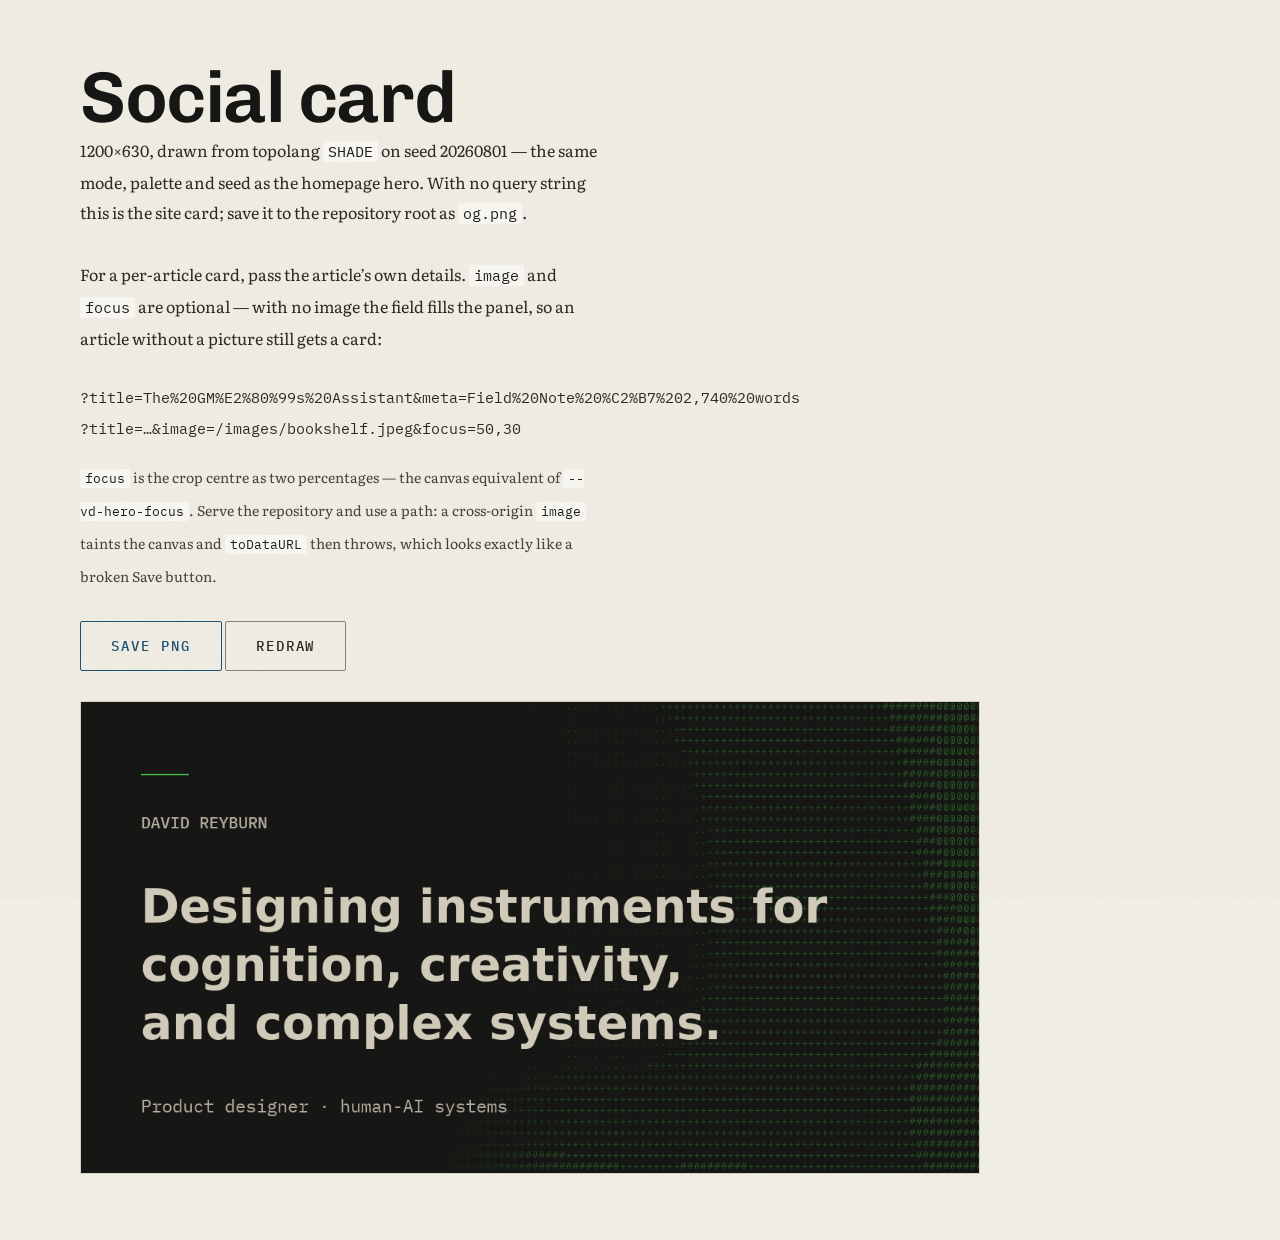
<file: tools/og.html>
<!doctype html>
<html lang="en">
<head>
<meta charset="utf-8">
<meta name="viewport" content="width=device-width,initial-scale=1">
<meta name="robots" content="noindex,nofollow">
<title>OG card — Verdigris</title>

<!-- Draws a social card at 1200×630 using the SAME topolang runtime the hero
     uses, so the card is the field rather than a picture of it.

     WITH NO PARAMETERS it draws the site card. Put that at og.png.

     WITH PARAMETERS it draws an article card:

       tools/og.html?title=The+GM%27s+Assistant
                    &meta=Field+Note+%C2%B7+2,740+words
                    &image=/images/bookshelf.jpeg
                    &focus=50,30

     `image` is optional and that is the point — without one the field fills
     the right panel exactly as it does on the site card, so an article with
     no picture still gets a branded card rather than no card.

     `focus` is the object-position of the crop, as two percentages. The card
     is 1.91:1 and a source rarely is, so something has to be decided; this
     is where. Defaults to the centre.

     ── RUN IT AGAINST THE LOCAL DEV SERVER ──────────────────────────────
     canvas.toDataURL() throws on a tainted canvas, and ANY cross-origin
     image taints it. Pointing `image` at https://dreyburn.com/... will draw
     on screen and then fail to export, which looks like the save button
     being broken. Serve the repo and use a path, not a URL.

     Not part of the site. It is excluded from the sitemap and carries
     noindex. It is here rather than in .private because regenerating the
     card must be reproducible by whoever holds the repo next. -->

<link rel="stylesheet" href="../verdigris/verdigris.css?v=2.7.2">
<style>
  body{padding:var(--vd-space-2);max-width:1240px;margin:0 auto}
  /* Laid out at true size: Field.resize() reads getBoundingClientRect, so
     the canvas must occupy 1200×630 CSS px while it draws. The preview
     scales the BITMAP down for display only, after the draw. */
  #card{width:1200px;height:630px;display:block}
  #stage{width:1200px;height:630px;overflow:hidden;position:absolute;left:-20000px;top:0}
  #preview{width:100%;max-width:900px;height:auto;border:1px solid var(--vd-rule)}
</style>
</head>
<body>

<div id="stage"><canvas id="card" width="1200" height="630"></canvas></div>

<h1>Social card</h1>
<p class="vd-prose">1200×630, drawn from topolang <code>SHADE</code> on seed
  <span class="vd-is-data">20260801</span> — the same mode, palette and seed as the homepage
  hero. With no query string this is the site card; save it to the repository root as
  <code>og.png</code>.</p>

<p class="vd-prose">For a per-article card, pass the article’s own details.
  <code>image</code> and <code>focus</code> are optional — with no image the field fills the
  panel, so an article without a picture still gets a card:</p>

<pre class="vd-scroll-x"><code>?title=The%20GM%E2%80%99s%20Assistant&amp;meta=Field%20Note%20%C2%B7%202,740%20words
?title=…&amp;image=/images/bookshelf.jpeg&amp;focus=50,30</code></pre>

<p class="vd-prose"><small><code>focus</code> is the crop centre as two percentages — the
  canvas equivalent of <code>--vd-hero-focus</code>. Serve the repository and use a path: a
  cross-origin <code>image</code> taints the canvas and <code>toDataURL</code> then throws,
  which looks exactly like a broken Save button.</small></p>

<p style="margin:var(--vd-space-1) 0">
  <button class="vd-btn vd-btn--primary" id="save" type="button">Save PNG</button>
  <button class="vd-btn" id="redraw" type="button">Redraw</button>
</p>

<p class="vd-prose" id="note" role="status"><small></small></p>

<img id="preview" alt="Preview of the generated card">

<script src="../verdigris/topolang.js?v=2.7.2"></script>
<script>
(function () {
  const W = 1200, H = 630, SEED = 20260801;
  const GROUND = '#161614';          // --vd-ink-000
  const TEXT   = '#D0CAB8';          // --vd-bone-500,  11.06:1
  const MUTED  = '#B2AB9C';          // --vd-bone-400,   7.25:1
  const GREEN  = '#44BB44';          // --vd-green-400,  7.28:1

  const canvas = document.getElementById('card');
  const ctx = canvas.getContext('2d');

  /* Everything below the fold of this block is layout constants. They are
     here rather than inline because the site card and the article card share
     them — the two cards are the same card with a different payload, and
     that is the whole reason an article card is worth drawing at all. */
  const q     = new URLSearchParams(location.search);
  const TITLE = q.get('title');                       // absent ⇒ the site card
  const META  = q.get('meta') || 'Product designer · human-AI systems';
  const IMAGE = q.get('image');
  const FOCUS = (q.get('focus') || '50,50').split(',').map(Number);

  const PAD    = 80;      // left margin, and the text column's left edge
  const IMG_X  = 660;     // where the picture panel starts
  const FADE   = 90;      // how far the panel's left edge dissolves into ink
  const COL_W  = IMG_X - PAD - 40;

  /* Draws `src` into the rect at cover scale — the same crop rule as the
     article hero's object-fit:cover, so the card and the page agree about
     what part of the picture matters. */
  function cover(img, dx, dy, dw, dh, fx, fy) {
    const scale = Math.max(dw / img.width, dh / img.height);
    const sw = dw / scale, sh = dh / scale;
    const sx = (img.width  - sw) * (fx / 100);
    const sy = (img.height - sh) * (fy / 100);
    ctx.drawImage(img, sx, sy, sw, sh, dx, dy, dw, dh);
  }

  /* Wraps on measured width, not on a guess at characters per line. Returns
     the lines so the caller can pick a size that fits before committing. */
  function lines(text, maxW) {
    const out = [];
    let line = '';
    text.split(/\s+/).forEach(function (word) {
      const next = line ? line + ' ' + word : word;
      if (line && ctx.measureText(next).width > maxW) { out.push(line); line = word; }
      else { line = next; }
    });
    if (line) out.push(line);
    return out;
  }

  function loadImage(src) {
    return new Promise(function (resolve) {
      if (!src) { return resolve(null); }
      const img = new Image();
      /* Same-origin only in practice — see the note at the top of the file.
         A failed load resolves null rather than rejecting, because a missing
         picture should degrade to the field card, not to a blank harness. */
      img.onload = function () { resolve(img); };
      img.onerror = function () {
        document.getElementById('note').firstElementChild.textContent =
          'Could not load ' + src + ' — drawing the field instead.';
        resolve(null);
      };
      img.src = src;
    });
  }

  async function draw() {
    const T = window.topolang;

    /* The field first, full bleed. Same mode/palette/opacity pair the hero
       runs in ink: SHADE, VERDIGRIS_BAND, 0.62. frozen:true because a still
       image has no frames to advance — drift state stays at t0, which is
       what makes the card reproducible from the seed alone. */
    const field = new T.Field(canvas, {
      seed: SEED, frozen: true, mode: T.modes.SHADE,
      palette: T.palettes.VERDIGRIS_BAND, opacity: 0.62, autoRange: true
    });
    field.resize();
    field.computeElevation();
    field.draw();

    /* The ground goes on AFTER the field, under it. Field.draw() opens with
       clearRect over the whole canvas, so a ground painted first does not
       survive — the card exports as glyphs on transparency, roughly half the
       image, and every platform that unfurls it composites that onto its own
       background rather than ours. destination-over paints beneath what is
       already there instead.

       This is invisible in the preview below, because the harness page's own
       background is the same ink. Check the exported file, not the preview. */
    ctx.globalCompositeOperation = 'destination-over';
    ctx.fillStyle = GROUND;
    ctx.fillRect(0, 0, W, H);
    ctx.globalCompositeOperation = 'source-over';

    /* The picture, when there is one, takes the right panel and the field
       keeps the rest. Its left edge dissolves into the ground over FADE px
       rather than butting against the text — a hard vertical seam next to a
       ragged-right text column reads as a mistake at thumbnail size. */
    const img = await loadImage(IMAGE);
    if (img) {
      cover(img, IMG_X, 0, W - IMG_X, H, FOCUS[0], FOCUS[1]);
      const edge = ctx.createLinearGradient(IMG_X, 0, IMG_X + FADE, 0);
      edge.addColorStop(0, GROUND);
      edge.addColorStop(1, 'rgba(22,22,20,0)');
      ctx.fillStyle = edge;
      ctx.fillRect(IMG_X, 0, FADE, H);
    }

    /* The hero holds the field clear of text with a CSS mask. A canvas has
       no masks, so the same guarantee is made by painting the ground back
       over the text column at full opacity — the text is then on GROUND
       exactly, and the published token ratios hold unmodified rather than
       against a composite that would have to be re-measured. */
    const col = IMG_X;
    const g = ctx.createLinearGradient(0, 0, col, 0);
    g.addColorStop(0, GROUND);
    g.addColorStop(0.72, GROUND);
    g.addColorStop(1, 'rgba(22,22,20,0)');
    ctx.fillStyle = g;
    ctx.fillRect(0, 0, col, H);

    ctx.fillStyle = GREEN;
    ctx.fillRect(PAD, 96, 64, 2);

    ctx.fillStyle = MUTED;
    ctx.font = '500 22px PlexMono, ui-monospace, monospace';
    ctx.fillText('DAVID REYBURN', PAD, 152);

    /* The site card's headline is three hand-set lines and stays that way.
       An article title is whatever the author wrote, so it is measured and
       fitted to the space between the byline and the meta line.

       THE LADDER RUNS DOWN FROM 120, NOT UP FROM 62, and that was the bug.
       It used to start at 62 and only step down, so nothing ever asked
       whether a short title could be bigger. "Babel Revisited" set at 62 on
       one line: 463px of a 540px column, with 282px of vertical slack under
       it — a fifth of the space it was given. At thumbnail size in a message
       thread it came out no larger than the platform's own caption beneath
       the card, which is the report that started this.

       TWO CONSTRAINTS, not one. The old test checked height only, so an
       unbreakable long word could overrun the column with nothing to catch
       it — lines() puts a too-long word on its own line regardless of width.
       Now a size has to satisfy both before it is accepted.

       BOX_H is 285, not 300. At 300 the longest real title took four lines
       at 60px and left 60px to the meta line, which reads as crowding; at
       285 the same title drops to three lines at 56 with 144px of air. Four
       points of type for a composition that holds is the right trade.

       Leading tightens as the size grows. A 116px line set at 1.24 is body
       copy leading on display type. */
    ctx.fillStyle = TEXT;
    let head, lead;
    if (TITLE) {
      const BOX_H = 285;
      for (let s = 120; s >= 40; s -= 4) {
        ctx.font = '700 ' + s + 'px Chivo, system-ui, sans-serif';
        const ls = lines(TITLE, COL_W);
        const ld = Math.round(s * (s >= 90 ? 1.10 : s >= 68 ? 1.16 : 1.24));
        const widest = Math.max.apply(null, ls.map(function (l) {
          return ctx.measureText(l).width;
        }));
        head = ls; lead = ld;
        if (widest <= COL_W && ls.length * ld <= BOX_H) { break; }
      }
    } else {
      ctx.font = '700 62px Chivo, system-ui, sans-serif';
      head = ['Designing instruments for', 'cognition, creativity,', 'and complex systems.'];
      lead = 78;
    }
    head.forEach(function (line, i) { ctx.fillText(line, PAD, 248 + i * lead); });

    ctx.fillStyle = MUTED;
    ctx.font = '400 24px PlexMono, ui-monospace, monospace';
    ctx.fillText(META, PAD, 530);

    document.getElementById('preview').src = canvas.toDataURL('image/png');
  }

  document.getElementById('save').addEventListener('click', function () {
    canvas.toBlob(function (b) {
      const a = document.createElement('a');
      a.href = URL.createObjectURL(b);
      /* Named for the article so a folder of these stays sortable. The
         build step that copies it is a human, and og(1).png helps nobody. */
      a.download = TITLE
        ? 'og-' + TITLE.toLowerCase().replace(/[^a-z0-9]+/g, '-').replace(/^-|-$/g, '') + '.png'
        : 'og.png';
      a.click();
      setTimeout(function () { URL.revokeObjectURL(a.href); }, 1000);
    }, 'image/png');
  });
  document.getElementById('redraw').addEventListener('click', draw);

  // Webfonts must be resolved before the first fillText or the card is
  // drawn in the fallback face and looks nothing like the site.
  (document.fonts ? document.fonts.ready : Promise.resolve()).then(draw);
})();
</script>
</body>
</html>
</file>
<file: verdigris/verdigris.css>
/* ═══════════════════════════════════════════════════════════════════════
   VERDIGRIS
   Design system for dreyburn.com

   Spine        Signal Lab
   Guests       Verdigris Native (long-form) · Black Box (technical detail)
                Prismatic Instrument (multi-pillar only)
   Type         Chivo · Literata · IBM Plex Mono
   Rhythm       Baseline-derived, 30px
   Container    Asymmetric, content column plus persistent rail
   Contrast     WCAG 2.2 AAA on all text. Measured values are in comments.
   Theme        Dark only, by design. See print.css for the paper stylesheet.

   Three tiers, in order: primitives, semantic, component.
   Never reference a tier-1 primitive directly in a component. Go through
   the semantic layer so the system stays re-themeable.

   CONVENTION — no padding/margin shorthands on composable classes.
   Classes that can land on the SAME element (.vd-page + .vd-section do, on
   every homepage section) must use padding-inline / padding-block, never the
   shorthand. `padding: 90px 0` does not mean "set the vertical padding", it
   means "set all four, horizontal to zero", so it silently wipes whatever
   the other class set. Desktop hides that behind auto margins; mobile puts
   the text against the screen edge.
   ═══════════════════════════════════════════════════════════════════════ */

/* ── fonts ───────────────────────────────────────────────────────────── */
@font-face{font-family:Chivo;src:url(fonts/chivo-400-normal.woff2)format('woff2');font-weight:400;font-style:normal;font-display:swap}
@font-face{font-family:Chivo;src:url(fonts/chivo-400-italic.woff2)format('woff2');font-weight:400;font-style:italic;font-display:swap}
@font-face{font-family:Chivo;src:url(fonts/chivo-500-normal.woff2)format('woff2');font-weight:500;font-style:normal;font-display:swap}
@font-face{font-family:Chivo;src:url(fonts/chivo-600-normal.woff2)format('woff2');font-weight:600;font-style:normal;font-display:swap}
@font-face{font-family:Chivo;src:url(fonts/chivo-700-normal.woff2)format('woff2');font-weight:700;font-style:normal;font-display:swap}
@font-face{font-family:Literata;src:url(fonts/literata-400-normal.woff2)format('woff2');font-weight:400;font-style:normal;font-display:swap}
@font-face{font-family:Literata;src:url(fonts/literata-400-italic.woff2)format('woff2');font-weight:400;font-style:italic;font-display:swap}
@font-face{font-family:Literata;src:url(fonts/literata-600-normal.woff2)format('woff2');font-weight:600;font-style:normal;font-display:swap}
@font-face{font-family:Literata;src:url(fonts/literata-700-normal.woff2)format('woff2');font-weight:700;font-style:normal;font-display:swap}
@font-face{font-family:PlexMono;src:url(fonts/plex-mono-400-normal.woff2)format('woff2');font-weight:400;font-style:normal;font-display:swap}
@font-face{font-family:PlexMono;src:url(fonts/plex-mono-400-italic.woff2)format('woff2');font-weight:400;font-style:italic;font-display:swap}
@font-face{font-family:PlexMono;src:url(fonts/plex-mono-500-normal.woff2)format('woff2');font-weight:500;font-style:normal;font-display:swap}
@font-face{font-family:PlexMono;src:url(fonts/plex-mono-600-normal.woff2)format('woff2');font-weight:600;font-style:normal;font-display:swap}

/* ═══ TIER 1 · PRIMITIVES ══════════════════════════════════════════════
   Raw values. Never used directly by a component.
   ═══════════════════════════════════════════════════════════════════════ */
:root{
  /* surfaces */
  --vd-ink-000:#161614;   /* page ground, faintly warm near-black          */
  --vd-ink-050:#111110;   /* recessed panels                               */
  --vd-ink-100:#1e1d1b;   /* raised surface                                */
  --vd-ink-200:#2c2b28;   /* selection, hairline                           */
  --vd-ink-300:#3a3835;   /* hairline, emphasised                          */

  /* bone ramp — every value below is measured against --vd-ink-000 */
  /* WAS #A8A192, published at 7.06:1. That ratio is against the --vd-ink-000
     TOKEN, and the page a reader sees is not that colour: body::before lays
     5% grain over it, which lifts the worst ground pixel to #1F1F1A. Measured
     against what actually renders, #A8A192 was 6.44:1 — under AAA on every
     page in ink, for as long as the grain has existed, and invisible to
     audit.js because that resolves tokens and cannot see an overlay.
     #B2AB9C measures 7.25:1 against the same rendered ground. */
  --vd-bone-400:#B2AB9C;  /*  7.25:1  AAA · lowest legal text value, measured
                                 against the GRAINED ground, not the token   */
  --vd-bone-500:#D0CAB8;  /* 11.06:1  AAA · primary text                   */
  --vd-bone-600:#E8E2D0;  /* 14.00:1  AAA · emphasis                       */
  --vd-bone-700:#F0EDE4;  /* 15.48:1  AAA · maximum                        */

  /* decorative only — FAILS text contrast, never set as a text colour */
  --vd-shadow-400:#524e48; /* 2.19:1 · decorative rules only, exempt       */
  --vd-ink-400:#6E6963;   /* 3.33:1 · INTERACTIVE boundaries — see below   */

  /* accents */
  --vd-blue-400:#7FA9CE;  /*  7.31:1  AAA · links                          */
  --vd-lime-400:#AAFF00;  /* 14.68:1  AAA · live and measured data         */
  --vd-green-400:#44BB44; /*  7.28:1  AAA · reserved, multi-pillar only    */
  --vd-red-400:#E68C8C;   /*  7.33:1  AAA · error text                     */
  --vd-red-300:#CC5555;   /*  4.31:1        error borders, non-text only   */
  --vd-orange-400:#C4834A;/*  5.77:1        non-text only, see usage note  */
  --vd-teal-500:#4FB8AF;  /*  7.60:1  AAA · editorial voice — see below    */
  --vd-purple-400:#8855BB;/*  3.51:1        unassigned, non-text only      */

  /* --vd-teal-400 #4AACA4 was RETIRED at 6.67:1. It was the only token in
     the system that failed its own tier and stayed, carried as "unassigned"
     for two calibrations. The system is named for that patina, so leaving
     it unusable was the wrong kind of honest. #4FB8AF is the same hue at
     7.60:1, which makes it legal as text — vd-quote renders at 18px
     regular, which is NOT large text, so it needs the full 7:1 and the old
     value missed it. Anything still referencing --vd-teal-400 is a bug.

     CONSTRAINT, and it is not optional: teal and link blue simulate to a
     0.0° hue gap under deuteranopia. Wherever teal sits near a link, the
     underline on inline links is what separates them — see the `a` rule. */

  /* ── PAPER SET · the light theme's primitives ────────────────────────
     Dark is emitted light; paper is absorbed pigment. That is not a
     metaphor for its own sake, it is why the values could not be derived
     by inverting the ink ramp: on a bone ground EVERY dark accent fails.
     Measured, lime is 1.05:1 on #F0EDE4, green 2.13:1, blue 2.12:1. So the
     accents here are authored, not flipped — same hue families, opposite
     physics. Saturation RISES as lightness falls, which is what makes them
     read as inks rather than as dimmed glows.

     SURFACES, AND THE MISTAKE WORTH RECORDING. The first pass at this
     mirrored the ink ramp's DIRECTION — recessed goes darker, because that
     is what a shadow does. Measured, every accent then failed AAA on the
     recessed surface: fir 6.73:1, citron 6.65:1, slate 6.45:1, oxide 6.87:1.

     The ink ramp's actual invariant is not "recessed is darker", it is
     "every surface moves AWAY FROM THE TEXT COLOUR", which is why contrast
     improves on a sunken panel in dark mode rather than getting worse. Text
     on paper is dark, so away-from-text means lighter. Both sunken and
     raised therefore move toward white here.

     That reads correctly for a second reason: this system carries elevation
     with hairline rules and a 2px radius, never with fill or shadow, so a
     sunken panel was never doing the work by being darker anyway.

     Selection is the exception — it has to be a visible tint, so it moves
     toward the text instead, and is checked against text explicitly.
     Every value below is measured against --vd-paper-000.                */
  --vd-paper-000:#F0EDE4; /* page ground — reuses the top of the bone ramp  */
  --vd-paper-050:#F7F5EF; /* recessed panels — AWAY from ink, so lighter    */
  --vd-paper-100:#FAF8F2; /* raised surface                                */
  --vd-paper-200:#D6D0BF; /* selection — a tint, so toward the ink          */
  --vd-paper-300:#C2BBA8; /* hairline, emphasised — non-text, exempt        */

  /* ink ramp for text on paper — measured against --vd-paper-000, and each
     also clears AAA on --vd-paper-050, because sunken panels carry text */
  --vd-graphite-400:#47423B; /*  8.50:1  AAA · lowest legal (7.47 on 050)   */
  --vd-graphite-500:#2C2A26; /* 12.23:1  AAA · primary text                 */
  --vd-graphite-600:#1E1D1B; /* 14.39:1  AAA · emphasis                     */
  --vd-graphite-700:#161614; /* 15.48:1  AAA · maximum — the ink ground     */

  /* decorative only — FAILS text contrast, never set as a text colour */
  --vd-chalk-400:#ABA492;    /*  2.12:1 · decorative rules only, exempt     */
  --vd-slate-300:#868074;    /*  3.35:1 · INTERACTIVE boundaries            */

  /* paper accents. Hue drift from their ink counterparts is held under 13°
     so the families survive the theme change: green 120→131, lime 80→68,
     blue 208→204, red 0→0, teal 176→175. */
  --vd-fir-500:#12551E;      /*  7.65:1  AAA · structure, hue 130.7         */
  --vd-citron-500:#454F00;   /*  7.56:1  AAA · data + focus ring, hue 67.6  */
  --vd-slate-500:#22506F;    /*  7.34:1  AAA · links, hue 204.2             */
  --vd-oxide-500:#8A1F1F;    /*  7.81:1  AAA · error text, hue 0            */
  --vd-patina-500:#0F4F4A;   /*  8.02:1  AAA · editorial voice, hue 175.3   */

  /* type */
  --vd-face-display:Chivo,"Segoe UI",system-ui,sans-serif;
  --vd-face-text:Literata,Georgia,"Times New Roman",serif;
  --vd-face-mono:PlexMono,"Cascadia Mono",Consolas,ui-monospace,monospace;

  /* two-register scale: flat body, large display, deliberate gap */
  --vd-size-micro:12px;
  --vd-size-xs:14px;
  --vd-size-s:16px;
  --vd-size-m:18px;
  /* A THIRD register, and it exists only inside long-form prose. The scale
     is deliberately two-register -- flat body, large display, nothing
     between -- and that holds for UI, where hierarchy comes from weight,
     case and numbering. It fails across a 2,700 word essay: h2 at 56px is
     the same size as the article title, so sections shout as loudly as the
     piece, and h3 at 18px is the same size as the body it introduces.
     32 sits clear of both. See .vd-prose h2. */
  --vd-size-section:32px;
  --vd-size-xl:56px;
  --vd-size-2xl:72px;

  /* every line-height is a multiple or half of the 30px baseline */
  --vd-lead-half:15px;
  --vd-lead-1:30px;
  --vd-lead-1h:45px;        /* one and a half baselines, for --vd-size-section */
  --vd-lead-2:60px;
  --vd-lead-hero:75px;

  --vd-track-label:.14em;
  --vd-track-display:-.02em;

  /* baseline-derived space. 16px body over 30px leading = 1.875 */
  --vd-baseline:30px;
  /* The sticky nav's height, named so the sticky rail can offset itself by it.
     vd-nav__inner sets `height:var(--vd-nav-h)`; anything that has to clear
     the nav reads this rather than hard-coding 60px. */
  --vd-nav-h:60px;

  --vd-space-q:7.5px;
  --vd-space-h:15px;
  --vd-space-1:30px;
  --vd-space-2:60px;
  --vd-space-3:90px;
  --vd-space-4:120px;
  --vd-space-5:180px;

  /* geometry */
  --vd-radius:2px;              /* barely there, per calibration §06 */
  --vd-hairline:1px;
  --vd-measure:58ch;
  /* A SECOND measure, for sustained reading only. `ch` resolves against the
     element's own font-size, so one token cannot serve two registers: 58ch is
     538px at 16px and 1997px at 56px. See .vd-article__body, and the note in
     verdigris/README.md before reaching for either of these. */
  /* px, NOT ch, and the unit is the point. `ch` resolves against the
     element's own font-size, so the same token is 790px on 19px prose and
     2340px on a 56px title — it cannot make two elements share an edge,
     which is exactly what this measure has to do. Derived by hand at the 19px
     reading size, about 76 characters. If --vd-size-read moves, this has to be
     re-derived; that is the price of an edge that holds. */
  --vd-measure-read:790px;
  /* How far the mobile field is held back behind the display line. It is set
     by the LARGE-TEXT threshold, not the body one, and that is the whole
     reason the field can be vibrant here.

     WCAG 1.4.6 Enhanced is 7:1 for normal text and 4.5:1 for large. The hero
     thesis is 32-40px bold, which is large by any reading of the rule, so
     4.5 is its actual AAA bar rather than a concession. Measured on the
     mobile grid against the worst painted band:

       ink    canvas .62, no further attenuation -> 6.79:1   (needs 4.5)
       paper  canvas 1.0 held to .50 by this     -> 5.16:1   (needs 4.5)

     Full strength in ink, half on paper, where subtractive marks on bone
     have far less room. Everything SMALL in the hero -- caption, cue, nav --
     needs 7:1 and is therefore masked clear of the field entirely, not
     attenuated. Two different problems, two different tools. */
  --vd-hero-mask-a:1;
  /* The fallback when a sub is present: body-safe, 7:1 on the worst band. */
  --vd-hero-mask-dim:.48;
  /* 19px, not --vd-size-m's 18. A reading-only size, like --vd-size-section,
     and the same reasoning: the general scale is for UI. 18px at 752px gave a
     good measure inside a container that was visibly wider, and the fix is not
     to run the line longer — filling 928px needs 21-22px, where 30px leading
     falls to a 1.43 ratio and the next grid step of 45 is looser still. The
     grid allows a good measure OR a full container, not both, so this closes
     the gap from the other side: bigger type, same 76 characters, a wider
     column, and the leading ratio stays at a comfortable 1.58. */
  --vd-size-read:19px;
  --vd-rail:132px;
  --vd-gutter:var(--vd-space-2);
  --vd-page:1180px;

  /* motion — tempo 3/7, sharp out */
  --vd-dur-fast:110ms;
  --vd-dur:180ms;
  --vd-dur-slow:300ms;
  --vd-ease:cubic-bezier(.2,.6,.2,1);
}

/* ═══ TIER 2 · SEMANTIC ════════════════════════════════════════════════
   What a value MEANS. Components reference only this tier.

   USAGE RULE — three accents, one per salience tier.
   This supersedes the earlier "two accents per viewport". Counting colours
   was a crude proxy for "do not make a rainbow". The real discipline is that
   accents must sit at DIFFERENT salience tiers, so they read as a hierarchy
   rather than as peers competing:

     --vd-structure  green  7.28:1   high frequency, low salience
                     rules, section marks, contour lines, list markers,
                     active-state indicators. The skeleton of content.
     --vd-link       blue   7.31:1   medium frequency, medium salience
                     link TEXT, and the rule under link text. Nothing else.

   ── LINK vs STRUCTURE ────────────────────────────────────────────────
   The old wording gave blue "links and hover affordances", which collided
   with structure's claim on "rules and active-state indicators" the moment
   a hover affordance WAS a rule. Card hover was blue on that reading, and
   it read wrong for a reason worth naming: a card title is --vd-text-max,
   not blue, so a blue rule appeared under text that was not a link colour
   anywhere else in the system. The affordance contradicted the palette.

   The line is now drawn by WHAT IS BEING MARKED, not by the interaction:

     --vd-link       marks TEXT THAT NAVIGATES. Inline links in prose, the
                     nav items, and the rule directly under either. It
                     answers "this string is a destination."
     --vd-structure  marks THE STATE OF A REGION. Rules, section marks,
                     contour lines, list markers, the active nav indicator,
                     and card hover and focus. It answers "this block is in
                     a state."

   So a nav item hovers blue (it is link text) while its active indicator is
   green (that is the item's state), and a card hovers green throughout (the
   whole region is the target, and its title is not set in link colour).
   Both were already true in the code; only now are they principled.

   The pair survives simulation — structure and link sit 179.3° apart under
   deuteranopia — so the two affordances stay distinguishable to a reader who
   cannot separate the hues by name.
     --vd-data       lime  14.68:1   very low frequency, maximum salience
                     NUMERICS ONLY, plus the focus ring. If it is not a
                     number and not focus, it is not lime.

   ── COLOUR SEPARATION RULE ───────────────────────────────────────────
   Any two tokens that carry different meanings in the same context must
   separate after dichromat simulation — 20 degrees of hue OR 3:1 of value,
   measured on Viénot 1999 output. Where colour cannot do it, a NAMED
   non-colour channel must, and it is named here.

   This supersedes the earlier claim that green and lime "stay
   distinguishable under deuteranopia". Measured, they do not. The full
   sweep is published in the accessibility notes; the short version is that
   deuteranopia collapses the hue wheel to a single yellow-blue axis with
   the flip between 160 and 165 degrees, so no structure hue can be far
   from lime AND far from blue. Structure picks a side. Green picks the
   yellow side, which separates it from blue and collides it with lime.

   Simulated pairs, and what carries each one:

     structure ↔ link    179.3°  colour alone
     data      ↔ link    179.7°  colour alone
     structure ↔ data      0.4°  SIZE + POSITION. Both are mono tabular
                                 numerals, so hue does nothing here. The
                                 card index is 12px inside an uppercase
                                 kicker row; the proof figures are 12px
                                 below a rule, 330px away. Never place an
                                 ordinal and a quantity on one baseline.
     data      ↔ body      0.3°  MONO FACE + TABULAR FIGURES. Lime numerals
                                 are always var(--vd-face-mono); prose is
                                 never mono. This is why a lime figure
                                 still reads as a figure at 1.27:1.

   Two consequences that are easy to get wrong later:
     · Lime is NUMERICS ONLY. Not grades, not statuses, not asterisks. A
       non-numeric value in lime has no carrying channel and breaks the
       rule above. Use --vd-text-strong.
     · Ordinals in structure colour must never sit in a rail beside
       quantities in data colour. That configuration was removed from the
       home page for exactly this reason.

   Orange, teal and purple remain held back for Prismatic Instrument
   contexts (multi-pillar or spectrum content) where colour coding is the
   explicit subject. A fourth accent outside that context is a violation.
   ═══════════════════════════════════════════════════════════════════════ */
:root{
  --vd-surface:var(--vd-ink-000);
  --vd-surface-sunken:var(--vd-ink-050);
  --vd-surface-raised:var(--vd-ink-100);
  --vd-surface-selected:var(--vd-ink-200);

  --vd-text:var(--vd-bone-500);
  --vd-text-strong:var(--vd-bone-600);
  --vd-text-max:var(--vd-bone-700);
  --vd-text-muted:var(--vd-bone-400);      /* lowest legal text value */

  --vd-structure:var(--vd-green-400);      /* HIGH frequency, LOW salience  */
  --vd-link:var(--vd-blue-400);            /* MED  frequency, MED salience  */
  --vd-link-hover:var(--vd-bone-700);
  --vd-data:var(--vd-lime-400);            /* LOW  frequency, MAX salience  */
  --vd-danger:var(--vd-red-400);
  --vd-editorial:var(--vd-teal-500);       /* the voice that is not the page */

  /* FEEDBACK. --vd-ok deliberately aliases --vd-link, and that is a measured
     decision rather than laziness. Success has to separate from error for a
     dichromat, and nothing else does: against red-400, green collapses to
     0.7°, lime to 0.3°, teal to 4.6° under protanopia, and on paper fir and
     citron both hit 0.0°. Blue is the ONLY hue that clears both axes —
     180.0° deuteranopia, 175.4° protanopia.

     The cost is that a success message and a link are now the same colour.
     That is paid for by the underline on inline links plus the glyph on the
     message: a success line is never underlined and always carries one. If
     the underline is ever removed, this aliasing becomes a real collision.

     --vd-warn carries no hue at all. Orange is 5.77:1 and cannot be text,
     and inventing a fourth accent to say "careful" was not worth it. The
     glyph and the wording carry it. */
  --vd-ok:var(--vd-link);
  --vd-warn:var(--vd-text);

  --vd-rule:var(--vd-ink-200);             /* the primary structural device */
  --vd-rule-strong:var(--vd-ink-300);
  /* NOT --vd-rule-strong. A decorative hairline is exempt from 1.4.11; the
     boundary of a form control is not, and needs 3:1 against what sits
     beside it. Measured, rule-strong is 1.28:1 in ink and 1.64:1 on paper
     against the page — so every control at rest was failing until this
     token existed. Do not "simplify" this back to rule-strong. */
  --vd-control-border:var(--vd-ink-400);  /* 3.33 page · 3.48 sunken */
  --vd-rule-accent:var(--vd-structure);

  /* Was `3px solid var(--vd-lime-400)` — a component reaching straight into
     tier 1, which the header of this file forbids. It has to go through the
     semantic layer or the ring cannot follow the theme, and lime measures
     1.05:1 on paper: an invisible focus indicator, which is a conformance
     failure rather than a matter of taste. */
  --vd-focus-ring:3px solid var(--vd-data);
  --vd-focus-offset:2px;

  /* Mask alpha held across the hero's text column. THEME-DEPENDENT, which is
     why it lives here and not on the component: each field ramp is authored
     against its own value, so the two must move together or a published
     contrast figure breaks. See .vd-hero__field. */
  --vd-field-text-alpha:.452;

  /* Prismatic context only. See usage rule above. */
  --vd-pillar-1:var(--vd-green-400);
  --vd-pillar-2:var(--vd-blue-400);
  --vd-pillar-3:var(--vd-orange-400);
  --vd-pillar-4:var(--vd-purple-400);

  /* Read by verdigris.js to pick the topolang palette, and by anything else
     that needs to branch on theme without re-deriving it from a media query. */
  --vd-theme:dark;
}

/* ═══ TIER 2b · THE LIGHT MAPPING ══════════════════════════════════════
   Selection is prefers-color-scheme by default, with a manual override that
   wins in BOTH directions. Specificity does the work: `:root[data-theme=…]`
   is (0,2,0) and plain `:root` inside a media query is still (0,1,0), so an
   explicit choice always beats the OS signal without !important.

   The two light blocks below are identical by necessity — plain CSS has no
   way to apply one declaration list from two unrelated conditions, and the
   alternative (a JS-only toggle) would break the no-JS case. THEY MUST BE
   EDITED TOGETHER. Only the semantic mapping is duplicated; the values
   themselves live once, in tier 1.

   SALIENCE, RESTATED. The old wording was "data is maximum salience at
   14.68:1" — brightness. That only means anything on a dark ground; on
   paper the data colour must be the DARKEST thing, not the brightest. So
   all three tiers are now stated as DISTANCE FROM GROUND:

     --vd-structure  closest to the ground   high frequency, low salience
     --vd-link       mid distance            medium frequency and salience
     --vd-data       furthest from ground    very low frequency, max salience

   Medium-agnostic, true in both themes, and a better description of what
   was always meant.
   ═══════════════════════════════════════════════════════════════════════ */
@media (prefers-color-scheme: light) {
  :root:not([data-theme="dark"]) {
    --vd-surface:var(--vd-paper-000);
  --vd-hero-mask-a:.5;    /* paper: 1.0 canvas held to .50 -> 5.16:1 on the thesis */
  --vd-hero-mask-dim:.3;
    --vd-surface-sunken:var(--vd-paper-050);
    --vd-surface-raised:var(--vd-paper-100);
    --vd-surface-selected:var(--vd-paper-200);

    --vd-text:var(--vd-graphite-500);
    --vd-text-strong:var(--vd-graphite-600);
    --vd-text-max:var(--vd-graphite-700);
    --vd-text-muted:var(--vd-graphite-400);

    --vd-structure:var(--vd-fir-500);
    --vd-link:var(--vd-slate-500);
    --vd-link-hover:var(--vd-graphite-700);
    --vd-data:var(--vd-citron-500);
    --vd-danger:var(--vd-oxide-500);
    --vd-editorial:var(--vd-patina-500);
    --vd-ok:var(--vd-link);   /* slate — see the ink block for why */
    --vd-warn:var(--vd-text);

    --vd-rule:var(--vd-paper-200);
    --vd-rule-strong:var(--vd-paper-300);
    --vd-control-border:var(--vd-slate-300);  /* 3.35 page · 3.69 sunken */
    --vd-rule-accent:var(--vd-structure);

    --vd-pillar-1:var(--vd-fir-500);
    --vd-pillar-2:var(--vd-slate-500);
    --vd-pillar-3:#6B3A12;
    --vd-pillar-4:#4A2A6B;

    /* Lower than dark's .484 so the ramp can go far darker. The composite
       over the text column is pinned by the AAA floor either way, so this
       costs nothing behind text and darkens everything outside it. */
    --vd-field-text-alpha:.27;

    --vd-theme:light;
  }
}
/* Manual override. Keep in step with the block above. */
:root[data-theme="light"] {
  --vd-surface:var(--vd-paper-000);
  --vd-hero-mask-a:.5;    /* paper: 1.0 canvas held to .50 -> 5.16:1 on the thesis */
  --vd-hero-mask-dim:.3;
  --vd-surface-sunken:var(--vd-paper-050);
  --vd-surface-raised:var(--vd-paper-100);
  --vd-surface-selected:var(--vd-paper-200);

  --vd-text:var(--vd-graphite-500);
  --vd-text-strong:var(--vd-graphite-600);
  --vd-text-max:var(--vd-graphite-700);
  --vd-text-muted:var(--vd-graphite-400);

  --vd-structure:var(--vd-fir-500);
  --vd-link:var(--vd-slate-500);
  --vd-link-hover:var(--vd-graphite-700);
  --vd-data:var(--vd-citron-500);
  --vd-danger:var(--vd-oxide-500);
  --vd-editorial:var(--vd-patina-500);
  --vd-ok:var(--vd-link);   /* slate — see the ink block for why */
  --vd-warn:var(--vd-text);

  --vd-rule:var(--vd-paper-200);
  --vd-rule-strong:var(--vd-paper-300);
  --vd-control-border:var(--vd-slate-300);  /* 3.35 page · 3.69 sunken */
  --vd-rule-accent:var(--vd-structure);

  --vd-pillar-1:var(--vd-fir-500);
  --vd-pillar-2:var(--vd-slate-500);
  --vd-pillar-3:#6B3A12;
  --vd-pillar-4:#4A2A6B;

  --vd-field-text-alpha:.27;

  --vd-theme:light;
}

/* ═══ BASE ═════════════════════════════════════════════════════════════ */
*,*::before,*::after{box-sizing:border-box}
html{-webkit-text-size-adjust:100%}
body{
  margin:0;
  background:var(--vd-surface);
  color:var(--vd-text);
  font-family:var(--vd-face-text);
  font-size:var(--vd-size-s);
  line-height:var(--vd-lead-1);
  /* NO -webkit-font-smoothing:antialiased. It was here, and it was costing
     26% of the ink on screen.

     `antialiased` forces grayscale AA in place of the platform default,
     which renders every glyph thinner. Light text on a dark ground already
     looks lighter in weight than the same pair inverted — irradiation — so
     on the ink theme the two compound and body text reads as if it is
     hiding. Measured on a real paragraph at 18px: ink coverage 13.22% with
     it, 16.68% without; mean luminance 43.42 against 50.02.

     Raising --vd-text to --vd-bone-600 instead buys 3.6%, against 26% here,
     and costs contrast that long-form reading does not want: 11.06:1 is
     comfortable for sustained text, 14:1 is where halation starts. The
     colour is unchanged, so every measured ratio in this repository stands. */
  text-rendering:optimizeLegibility;
}
/* flat ground plus 5% grain, per calibration §04. Fixed so it does not
   scroll, which would read as texture-in-motion. */
body::before{
  content:"";position:fixed;inset:0;pointer-events:none;z-index:0;opacity:.05;
  background-image:url("data:image/svg+xml,%3Csvg xmlns='http://www.w3.org/2000/svg' width='140' height='140'%3E%3Cfilter id='n'%3E%3CfeTurbulence type='fractalNoise' baseFrequency='.85' numOctaves='3' stitchTiles='stitch'/%3E%3C/filter%3E%3Crect width='140' height='140' filter='url(%23n)'/%3E%3C/svg%3E");
}
body>*{position:relative;z-index:1}
/* REACHABLE PAIRS. An accent on --vd-surface-selected measures 5.6–5.9:1 in
   light and 5.5–5.7:1 in dark, but that state cannot occur: selection forces
   text-max, and the only other use of the selected surface is a collapsed
   vd-redact, which sets color:transparent. Same for --vd-surface-raised —
   the two rules that use it set text-max or text, both AAA in both themes.
   The accessibility notes list which surface/text pairs are reachable rather
   than claiming every combination holds, because several combinations are
   unreachable by construction and testing them proves nothing. */
::selection{background:var(--vd-surface-selected);color:var(--vd-text-max)}

:focus-visible{outline:var(--vd-focus-ring);outline-offset:var(--vd-focus-offset)}
:focus:not(:focus-visible){outline:none}

.vd-skip{
  position:absolute;left:var(--vd-space-h);top:calc(var(--vd-space-h) * -6);
  background:var(--vd-surface-raised);color:var(--vd-text-max);
  font-family:var(--vd-face-mono);font-size:var(--vd-size-xs);
  padding:var(--vd-space-h) var(--vd-space-1);border:1px solid var(--vd-rule);
  z-index:100;transition:top var(--vd-dur) var(--vd-ease);
}
.vd-skip:focus{top:var(--vd-space-h)}

/* ── type ────────────────────────────────────────────────────────────── */
h1,h2,h3,h4{font-family:var(--vd-face-display);margin:0;font-weight:600;color:var(--vd-text-max)}
h1{font-size:var(--vd-size-2xl);line-height:var(--vd-lead-hero);letter-spacing:var(--vd-track-display)}
h2{font-size:var(--vd-size-xl);line-height:var(--vd-lead-2);letter-spacing:var(--vd-track-display);font-weight:500}
/* No intermediate size in the general scale, by design: below h2, hierarchy
   is carried by weight, case, rules and numbering rather than by size. The
   one exception is --vd-size-section, which applies to headings inside
   .vd-article__body and nowhere else — see the note beside that token. */
h3{font-size:var(--vd-size-m);line-height:var(--vd-lead-1);font-weight:600;color:var(--vd-text-strong)}

/* HEADING RHYTHM, and it exists only inside prose. Headings are margin:0
   everywhere else on purpose: a sectioned page gets its vertical rhythm from
   .vd-section, and a margin here would fight it.

   Long-form has no .vd-section to lean on. An h2 in an essay is a sibling of
   a <p> and inherited nothing, so it sat 30px below the previous paragraph --
   that 30 is the PARAGRAPH's bottom margin, not the heading's -- and 0px
   above the text it introduces. The heading touched its own first line.

   Space above always exceeds space below. That is what binds a heading to the
   section it opens rather than the one it closes; equal space makes it float
   between two blocks and belong to neither. All values stay on the 30px grid. */
.vd-prose h2{margin:var(--vd-space-3) 0 var(--vd-space-1)}
.vd-prose h3{margin:var(--vd-space-2) 0 var(--vd-space-h)}
.vd-prose h4{margin:var(--vd-space-2) 0 var(--vd-space-h)}
.vd-prose>:first-child{margin-top:0}
h4{font-family:var(--vd-face-mono);font-size:var(--vd-size-xs);line-height:var(--vd-lead-1);
   font-weight:500;text-transform:uppercase;letter-spacing:var(--vd-track-label);color:var(--vd-text-muted)}
p{margin:0 0 var(--vd-space-1)}
p:last-child{margin-bottom:0}

/* UNDERLINED BY DEFAULT, and components opt out — not the other way round.

   This was `text-decoration:none`, which made an inline link identifiable by
   colour alone. WCAG G183 permits that only at 3:1 against the surrounding
   text; measured, link-vs-body is 1.51:1 in ink and 1.67:1 on paper. So it
   was a 1.4.1 failure independent of anything else, and it is also the
   channel two other decisions now lean on: --vd-ok aliases --vd-link, and
   --vd-editorial teal collapses onto link blue for a deuteranope. The
   underline is what tells all three apart. Do not remove it without
   replacing it.

   The colour is deliberately inherited rather than set: an underline in the
   link colour at these weights reads as part of the glyph run. */
a{color:var(--vd-link);
  text-decoration:underline;
  text-decoration-thickness:1px;
  text-underline-offset:.18em;
  text-decoration-color:color-mix(in srgb, currentColor 45%, transparent);
  transition:color var(--vd-dur-fast) var(--vd-ease),
             text-decoration-color var(--vd-dur-fast) var(--vd-ease)}
a:hover{color:var(--vd-link-hover);text-decoration-color:currentColor}

/* Components that already carry a non-colour channel of their own opt out.
   Each of these has position, a rule, a box or an ::after underline doing
   the same job, so a second underline would be noise. */
.vd-nav__mark,
.vd-nav__list a,
.vd-toc a,
.vd-btn,
.vd-skip,
.vd-system-card__title a,
.vd-note-card__title a,
vd-footer a,
.vd-hero__caption a{text-decoration:none}
strong,b{font-weight:600;color:var(--vd-text-strong)}
em,i{font-style:italic}
abbr[title]{text-decoration:none;border-bottom:1px dotted var(--vd-rule-strong);cursor:help}


/* ══ DOCUMENT PRIMITIVES ═════════════════════════════════════════════════
   Calibration 06. Before this block, thirteen base elements were unstyled
   and the only list rules in the system were .vd-nav__list and .vd-toc —
   both list-style:none, for navigation. A list inside prose had never been
   rendered by this system, which is a strange thing to be true of a design
   system whose two remaining pages are mostly prose.
   ═══════════════════════════════════════════════════════════════════════ */

/* LISTS. Hanging marker, so the text column stays flush with the paragraphs
   above and below — a list does not indent the article. list-style is off
   and the marker is a pseudo-element, which is the only way to control where
   it sits relative to the measure.

   The marker is MUTED, not the structure colour, and that is a deliberate
   exception to the ordinal rule. Doctrine says an ordinal is structure and
   takes green: card indices and section numbers do. A list marker is also an
   ordinal, but frequency changes what a colour means — a fifteen-item list
   would put more green on screen than the rest of the page combined, and the
   accent works by being rare. So the marker is treated as punctuation. */
.vd-prose ul,.vd-prose ol{
  margin:0 0 var(--vd-space-1);padding-left:0;list-style:none;
}
.vd-prose ul:last-child,.vd-prose ol:last-child{margin-bottom:0}
/* NO margin between items, and that is the baseline grid talking rather than
   a taste call. --vd-space-h is 15px, which is half a line: with it, every
   item after the first sat 15px off the 30px grid — measured, 10 of 23
   elements in the render test. The docs page publishes "every line sits on
   it", so a half-step here would falsify a live claim.

   The separation comes from the marker instead. A hanging em dash at the head
   of each item is a strong enough boundary that extra leading is not needed,
   and a full 30px gap would put a blank line between every bullet. */
.vd-prose li{position:relative;margin-bottom:0}
.vd-prose ul>li{padding-left:var(--vd-space-1)}
.vd-prose ul>li::before{
  content:"—";position:absolute;left:0;
  font-family:var(--vd-face-mono);color:var(--vd-text-muted);
}
/* Zero-padded and tabular, so 9 and 10 align and the column does not shift.
   Matches the card indices and the rail readouts, which use the same face. */
.vd-prose ol{counter-reset:vd-ol}
.vd-prose ol>li{padding-left:var(--vd-space-2);counter-increment:vd-ol}
.vd-prose ol>li::before{
  content:counter(vd-ol,decimal-leading-zero);position:absolute;left:0;
  font-family:var(--vd-face-mono);font-size:var(--vd-size-micro);
  font-variant-numeric:tabular-nums;color:var(--vd-text-muted);
  line-height:var(--vd-lead-1);
}
/* Nested lists step in by one marker width and lose the zero-padding, which
   would read as a version number at depth. */
.vd-prose li ul,.vd-prose li ol{margin:0}
.vd-prose li ol>li::before{content:counter(vd-ol) "."}

/* A RULE IN PROSE IS SPACE. Consistent with removing the section divider:
   --vd-space-2 of clear ground already says "new passage", and a hairline
   across it announces a boundary the whitespace made. .vd-rule still exists
   for the rare case where a visible rule is the point. */
.vd-prose hr{border:0;height:0;margin:var(--vd-space-2) 0}

/* BARE IMAGES. Safety only — this is the fix for a real 1.4.10 failure, not
   a style. Without max-width a 520px screenshot in a 320px column pushes the
   document sideways, and the reflow guarantee depended on every author
   remembering to reach for vd-figure. No border and no radius: framing is
   what vd-figure is for, and after Calibration 06 even that does not frame.
   The difference between the two is now the CAPTION, not the box. */
.vd-prose img,.vd-prose svg,.vd-prose video{
  max-width:100%;height:auto;display:block;
}

/* A BARE BLOCKQUOTE is someone else's words. vd-quote is a pull-quote —
   your own line, lifted out, in the editorial colour. Different jobs, so
   this is deliberately quieter: no teal, no size change, just indent and a
   hairline. If they looked the same, teal would stop being rare. */
.vd-prose blockquote{
  margin:var(--vd-space-1) 0;padding-left:var(--vd-space-1);
  border-left:var(--vd-hairline) solid var(--vd-rule-strong);
  color:var(--vd-text);
}
.vd-prose blockquote cite{
  display:block;margin-top:var(--vd-space-h);
  font-family:var(--vd-face-mono);font-size:var(--vd-size-micro);
  font-style:normal;color:var(--vd-text-muted);
}

/* DEFINITION LISTS. Two columns, term in the label treatment — the same
   device as the rail readouts and the docs tables. Collapses to stacked
   below 480px, where a 140px term column leaves nothing for the definition. */
.vd-prose dl{
  display:grid;grid-template-columns:minmax(0,140px) minmax(0,1fr);
  gap:var(--vd-space-h) var(--vd-space-1);margin:0 0 var(--vd-space-1);
}
.vd-prose dt{
  font-family:var(--vd-face-mono);font-size:var(--vd-size-micro);
  line-height:var(--vd-lead-half);text-transform:uppercase;
  letter-spacing:var(--vd-track-label);color:var(--vd-text-muted);
  font-weight:500;padding-top:var(--vd-space-q);
}
.vd-prose dd{margin:0;color:var(--vd-text)}

/* INLINE. All of these were unstyled. sup/sub set line-height:0 because the
   default raises the line box and knocks the paragraph off the 30px
   baseline — the one rule here that is load-bearing rather than cosmetic. */
sup,sub{
  font-family:var(--vd-face-mono);font-size:var(--vd-size-micro);
  line-height:0;position:relative;vertical-align:baseline;
}
sup{top:-.5em}
sub{bottom:-.25em}
small{font-size:var(--vd-size-xs);color:var(--vd-text-muted)}
time{font-variant-numeric:tabular-nums}
kbd{
  font-family:var(--vd-face-mono);font-size:var(--vd-size-micro);
  padding:0 var(--vd-space-q);border-radius:var(--vd-radius);
  border:var(--vd-hairline) solid var(--vd-control-border);
  background:var(--vd-surface-sunken);color:var(--vd-text);
}
/* The selected surface is the only fill in the system checked against text
   explicitly, which is exactly what a highlight needs. */
mark{background:var(--vd-surface-selected);color:var(--vd-text-max);
  padding:0 var(--vd-space-q);border-radius:var(--vd-radius)}
dfn{font-style:italic;color:var(--vd-text-strong)}

/* DETAILS / SUMMARY. Included on request, and worth flagging: §09 argues an
   interface that hides its decision boundaries has not removed them, which
   is an argument against collapsing content. Use it for reference material a
   reader may not need — never to hide something load-bearing. */
details{
  margin:0 0 var(--vd-space-1);padding-left:var(--vd-space-1);
  border-left:var(--vd-hairline) solid var(--vd-rule);
}
summary{
  cursor:pointer;list-style:none;
  font-family:var(--vd-face-mono);font-size:var(--vd-size-xs);
  color:var(--vd-link);
}
summary::-webkit-details-marker{display:none}
summary::before{content:"+ ";font-family:var(--vd-face-mono)}
details[open]>summary::before{content:"− "}
summary:focus-visible{outline:var(--vd-focus-ring);outline-offset:2px}
details>*:not(summary){margin-top:var(--vd-space-h)}

/* ── primitives ──────────────────────────────────────────────────────── */
.vd-prose{max-width:var(--vd-measure);font-size:var(--vd-size-s);line-height:var(--vd-lead-1)}
.vd-prose--lead{font-size:var(--vd-size-m);line-height:var(--vd-lead-1);color:var(--vd-text-strong)}
.vd-mono{font-family:var(--vd-face-mono);font-size:var(--vd-size-xs);
  letter-spacing:.02em;font-variant-numeric:tabular-nums}
.vd-label{
  font-family:var(--vd-face-mono);font-size:var(--vd-size-micro);line-height:var(--vd-lead-half);
  text-transform:uppercase;letter-spacing:var(--vd-track-label);color:var(--vd-text-muted);
  font-weight:500;display:block;
}
.vd-num{color:var(--vd-data);font-family:var(--vd-face-mono);font-variant-numeric:tabular-nums}
.vd-rule{border:0;border-top:var(--vd-hairline) solid var(--vd-rule);margin:var(--vd-space-1) 0}
.vd-visually-hidden{
  position:absolute;width:1px;height:1px;padding:0;margin:-1px;overflow:hidden;
  clip:rect(0 0 0 0);white-space:nowrap;border:0;
}

/* ── layout: asymmetric, content column plus persistent rail ─────────── */
/* padding-INLINE, not the padding shorthand. An element can carry both
   .vd-page and .vd-section (every section on the homepage does), and a
   shorthand on either one silently zeroes the other axis. Desktop hides the
   damage behind auto margins; mobile puts the text on the screen edge. */
.vd-page{max-width:var(--vd-page);margin:0 auto;padding-inline:var(--vd-space-1)}
.vd-spread{
  display:grid;
  grid-template-columns:var(--vd-rail) minmax(0,1fr);
  gap:var(--vd-gutter);
  align-items:start;
}
/* top must clear the sticky nav. It was var(--vd-space-1) = 30px, while
   vd-nav occupies 0-60px at z-index 50 — so the rail stuck INTO the nav and
   its first line was sliced in half. --vd-space-h beyond the nav gives the
   readout the same breathing room it has when it is not stuck. */
.vd-spread__rail{
  position:sticky;top:calc(var(--vd-nav-h) + var(--vd-space-h));
  border-right:var(--vd-hairline) solid var(--vd-rule);
  padding-right:var(--vd-space-h);
  min-height:var(--vd-space-2);
}
.vd-spread__body{min-width:0}
/* NO full-width rule between sections. There was one; it is gone deliberately.
   Sections are already separated by --vd-space-3 of padding on both sides,
   which is 90px of clear ground, and a hairline across that much emptiness
   was announcing a boundary the whitespace had already made. */
.vd-section{padding-block:var(--vd-space-3);position:relative}
/* The signature survives the rule it used to sit on. It was a green segment
   OVERLAYING the start of the section rule; now it is a freestanding mark,
   which is the stronger version of the same idea — structure as a mark, not
   as a decoration applied to a line. High frequency, low salience: you stop
   noticing it and start reading it as structure, which is the job. */
.vd-section::before{
  content:"";position:absolute;top:0;left:50%;transform:translateX(-50%);
  width:var(--vd-space-2);height:1px;
  background:var(--vd-structure);
}
/* Centred on the SECTION, not on the page. On the home page a section is the
   page container, so the two are the same thing. On the docs page a section
   sits inside the spread body, so the mark lands 96px right of page centre —
   rail 132 plus gutter 60, halved. That is intended: the mark belongs to the
   section and centres what it actually marks. Centring it on the page instead
   would mean lifting it out to a .vd-page-level box, at which point it stops
   belonging to the thing it labels. */
.vd-section:first-of-type::before{display:none}

/* rail entries: the readout that justifies the rail existing */
/* A category label at the head of the rail. It needs separating from the
   readouts below it, because .vd-label and .vd-readout__key are the same
   treatment — uppercase mono micro, muted — so without a gap the label reads
   as the key for the first readout rather than as the section's name. The
   colour steps up for the same reason: same size, same case, different job. */
.vd-spread__rail>.vd-label{
  color:var(--vd-text);
  margin-bottom:var(--vd-space-1);
}
.vd-readout{display:block;margin-bottom:var(--vd-space-1)}
.vd-readout__value{
  display:block;font-family:var(--vd-face-mono);font-size:var(--vd-size-m);line-height:var(--vd-lead-half);
  color:var(--vd-data);font-variant-numeric:tabular-nums;font-weight:500;
}
/* Non-numeric readouts. A grade ("AAA") is not a measurement, so it cannot
   take data colour — lime has no carrying channel for non-numerics. See the
   colour separation rule in tier 2. */
.vd-readout__value--grade{color:var(--vd-text-strong);letter-spacing:.04em}
/* NOTE: .vd-readout__value--ordinal is deliberately gone. An ordinal in
   structure colour beside a quantity in data colour is the one adjacency
   the separation rule forbids, and the rail is where it happened. Section
   position is carried by the eyebrow label and the nav, not by a readout. */
.vd-readout__key{
  display:block;font-family:var(--vd-face-mono);font-size:var(--vd-size-micro);line-height:var(--vd-lead-half);
  text-transform:uppercase;letter-spacing:var(--vd-track-label);color:var(--vd-text-muted);margin-top:var(--vd-space-q);
}

@media(max-width:860px){
  :root{--vd-size-2xl:40px;--vd-size-xl:32px;--vd-lead-hero:45px;--vd-lead-2:40px;--vd-gutter:var(--vd-space-1)}
  .vd-spread{grid-template-columns:1fr}
  /* align-items:flex-start is not cosmetic. A flex container defaults to
     stretch, so once the rail becomes a strip every block child is pulled to
     the height of the tallest one — a 50px button in a 147px strip measured
     114x147, which is a target three times the size of the thing it looks
     like. Readouts and labels are inline-ish and never showed it; the first
     control put in a rail did. */
  .vd-spread__rail{
    position:static;border-right:0;padding-right:0;padding-bottom:var(--vd-space-h);
    border-bottom:var(--vd-hairline) solid var(--vd-rule);
    display:flex;gap:var(--vd-space-1);flex-wrap:wrap;align-items:flex-start;
  }
  .vd-readout,.vd-spread__rail>.vd-label{margin-bottom:0}
}

/* ═══ TIER 3 · COMPONENTS ══════════════════════════════════════════════ */

/* ── vd-hero ─────────────────────────────────────────────────────────── */
vd-hero{display:block;position:relative;padding:var(--vd-space-4) 0 var(--vd-space-3);overflow:hidden}

/* ── the field's two masks ─────────────────────────────────────────────
   NESTED, not composited. The wrapper masks vertically; the canvas inside it
   masks horizontally. Browsers multiply nested element masks natively, so
   this needs no `mask-composite` — which matters, because two mask layers on
   one element default to `mask-composite: add`, and `add` UNIONS the alphas.
   Under `add` the vertical layer being opaque would drag the horizontal
   layer's carefully held 0.484 up to 1.0 and silently break the contrast
   figure across the text column on any engine not honouring `intersect`.
   Nesting has no such failure mode.

   An earlier version painted a --vd-surface gradient over the canvas instead.
   That also avoided compositing, but body::before (the 5% grain) is fixed at
   z-index 0 BELOW every body child, so anything painted opaque above the
   canvas hides the grain too. In dark mode the grain lightens the ground, so
   the band lost its lift and read DARKER than the page. In light mode the
   grain darkens, so the same bug read as very slightly lighter and passed
   unnoticed. Masking paints nothing, so the grain survives in both themes.

   Measured in BASELINE LENGTHS, not percentages. A percentage of the hero's
   height cannot stay matched to the left edge, which is a percentage of the
   viewport's width — an earlier attempt drifted 29px apart the moment the
   content reflowed. Absolute stops on the 30px scale hold at every height:
   fully faded for the last 30px, ramping in over the 210px above that, which
   matches the left edge's 220px at the page measure. */
.vd-hero__fieldwrap{
  position:absolute;inset:0;z-index:0;pointer-events:none;
  -webkit-mask-image:linear-gradient(to top,
    transparent 0, transparent var(--vd-space-1),
    #000 calc(var(--vd-space-5) + var(--vd-space-2)));
  mask-image:linear-gradient(to top,
    transparent 0, transparent var(--vd-space-1),
    #000 calc(var(--vd-space-5) + var(--vd-space-2)));
}
.vd-hero__field{
  position:absolute;inset:0;z-index:0;pointer-events:none;
  /* canvas is a replaced element: inset:0 alone will NOT stretch it, it
     falls back to the intrinsic 300x150. The explicit size is required. */
  width:100%;height:100%;
  /* ── THE CONTRAST MASK ─────────────────────────────────────────────
     This used to be a hard cut: the field was masked entirely out of the
     text column so contrast was always measured against flat ground. The
     field now runs UNDER the display line deliberately, so the guarantee
     has to be arithmetic rather than geometric.

     FRAME OF REFERENCE: vd-hero is full-bleed, so these percentages are of
     the VIEWPORT, not of the page measure. That is the whole reason the hero
     sits outside .vd-page — the field has to reach the right edge of the
     screen, and a masked canvas cannot escape a centred 1180px container.

     Five stops, and the held middle is the whole point:

       0%   → 32%   mask alpha 0      field absent
       32%  → 46%   0 → 0.484         fades in
       46%  → 62%   0.484 held        ← the text column, capped
       62%  → 78%   0.484 → 1         ramps up past the text
       78%  → 100%  1                 full field, to the screen edge

     The transparent HOLD to 30% is required. Without the duplicated stop a
     gradient interpolates from 0% and the field bleeds faintly across the
     whole hero, which is the bug this comment exists to prevent.

     LOAD-BEARING IN BOTH THEMES. The held 0.484 is the only thing keeping
     text over the field at AAA, in light as well as dark. Both field ramps
     are authored on the assumption that this number holds; change it and two
     published contrast figures go with it.

     THESE ALPHAS WERE LOWERED once the field's density went up. Until then
     the measured worst case sat well above the arithmetic floor, because the
     extreme band rarely landed inside the text column — 9.78:1 measured
     against a 7.51 floor in dark. Raising the density (see gamma and floor in
     topolang.js) made the extreme band commonplace, and the measured worst
     collapsed onto the floor: 7.55:1 dark, and 7.06:1 light with 0.06 of
     margin. Still conformant, but the buffer had been luck, not design. The
     alphas now buy it back deliberately, and only the strip BEHIND TEXT gets
     fainter — the field mass outside it is untouched, so the ramps keep the
     darkness and the green they were tuned for.

     DARK. Canvas at 0.62 (set in verdigris.js), so the effective alpha across
     the text column is 0.62 × 0.452 = 0.280. Compositing the brightest cell
     VERDIGRIS_BAND can produce (#389038) over --vd-ink-000:

       composite            #20381E
       bone-700 display     10.90:1  AAA
       bone-500 body         7.79:1  AAA
       bone-400 muted        under 5:1 — must not be placed over the field

     LIGHT. Canvas at 1.0, because subtractive marks on bone have far less
     room to work in, so the mask alone limits — and the held alpha is LOWER
     here, 0.27, which is what lets VERDIGRIS_PAPER run 2.65x darker at its
     bottom end. The composite over text is pinned by the AAA floor either
     way, so the darker ramp is free behind text and only darkens the mass
     outside it. Compositing the darkest cell (#42413e) over --vd-paper-000:

       composite            #C1BFB7
       graphite-700 display  9.84:1  AAA
       graphite-500 body     7.78:1  AAA
       graphite-400 muted    5.40:1  — must not be placed over the field

     The muted value fails in both themes, which is why the hero promotes its
     sub-line and caption a step. See the rule further down.

     WHY THE HOLD ENDS AT 62%. The display line is 58% of the page measure,
     but the mask is in viewport units, so the two do not share a
     denominator. The text's right edge as a fraction of the viewport is
     worst at ~1400px, where the centred 1180px page still has no side
     margin to spare:

       viewport   page content   text right edge   as % of viewport
        900px         840px          517px              57.4%
       1180px        1120px          680px              57.6%
       1400px        1120px          820px              58.6%  ← worst
       1920px        1120px         1050px              54.7%
       2560px        1120px         1370px              53.5%

     62% clears the worst case with margin at every width above the 860
     breakpoint. Widen the display measure past 58% and this table has to be
     recomputed — the two numbers are a pair even though they are not the
     same number.

     SCOPE: this mask is DESKTOP ONLY. Below 860 the field becomes a static
     band in its own grid row and the mask is set to none — see MOBILE at
     the end of this file. Masking is the wrong tool once the layout stacks,
     because a percentage fade line lands wherever the paragraph happens to
     end. Do not port this cap into a breakpoint; the band already makes
     overlap structurally impossible, which is the stronger guarantee.

     This mask is a contrast constraint, not a stylistic one. */
  -webkit-mask-image:linear-gradient(90deg,
    transparent 0%, transparent 32%,
    rgba(0,0,0,var(--vd-field-text-alpha)) 46%,
    rgba(0,0,0,var(--vd-field-text-alpha)) 62%,
    #000 78%, #000 100%);
  mask-image:linear-gradient(90deg,
    transparent 0%, transparent 32%,
    rgba(0,0,0,var(--vd-field-text-alpha)) 46%,
    rgba(0,0,0,var(--vd-field-text-alpha)) 62%,
    #000 78%, #000 100%);
}
/* The hero is full-bleed, so the page measure is re-applied here rather than
   by a .vd-page wrapper. Mirrors .vd-page exactly — keep them in step. */
.vd-hero__inner{
  position:relative;z-index:1;
  max-width:var(--vd-page);margin:0 auto;padding-inline:var(--vd-space-1);
}
/* 58% of the page measure. Pairs with the 62% mask hold above; see that
   comment, and the table in it, before changing either. */
.vd-hero__thesis{text-wrap:balance;margin:0;max-width:58%}
/* bone-500, NOT bone-400. The sub-line now sits inside the field's text
   column, and bone-400 measures well under 7:1 against the worst composite —
   below AAA. bone-500 measures 7.56:1 there and holds. This is the one
   place the overrun decision forced a text colour to change; the muted
   value is still correct anywhere the field cannot reach. */
.vd-hero__sub{
  margin-top:var(--vd-space-1);max-width:44ch;font-size:var(--vd-size-m);
  line-height:var(--vd-lead-1);color:var(--vd-text);
}
/* Nothing here for narrow widths. Below 860 the field stops being a
   background and becomes a band in its own grid row with the mask removed
   entirely — see the MOBILE section at the end of this file. Overlap is
   structurally impossible there, so the alpha cap above is a desktop-only
   device and must not be duplicated into a breakpoint. */
/* ONE RULE FOR THE WHOLE HERO: nothing inside vd-hero may use
   --vd-text-muted. On desktop the field is inset:0 and the mask varies only
   horizontally, so there is no ROW at which bone-400 is safe — it measures
   4.82:1 against the worst-case composite where bone-500 measures 7.56:1.
   Below 860 the field is a separate band, so bone-400 would in fact be safe
   there; a text value that changes with viewport is a worse rule than one
   that does not, so the promotion is unconditional. The caption stays quiet
   through size, the mono face and letter-spacing, not a lower value. */
.vd-hero__cue{display:none}   /* mobile only; see the MOBILE block */
.vd-hero__caption{
  position:relative;z-index:1;margin-top:var(--vd-space-2);
  padding-left:var(--vd-space-h);border-left:1px solid var(--vd-rule);
  font-family:var(--vd-face-mono);font-size:var(--vd-size-micro);line-height:var(--vd-lead-half);
  color:var(--vd-text);letter-spacing:.06em;
  /* Tied to the field-safe zone, not counted in characters.
     A ch-based measure was wrong twice here: `ch` is the advance of "0" with
     NO letter-spacing, and this block adds .06em per character, so 47
     characters need ~53.7ch. Measured, the line wants 387px and 50ch gave
     360px — which broke "DSL." onto a row of its own.
     58% is the same value .vd-hero__thesis uses and the same one the field
     mask is calibrated against, so the caption cannot outgrow the zone where
     contrast is guaranteed no matter how the wording changes. The ch term is
     only an upper bound so the line does not sprawl on a very wide screen. */
  max-width:min(58%, 62ch);
}
.vd-hero__caption a{color:var(--vd-text);border-bottom:1px solid var(--vd-rule-strong)}
.vd-hero__caption a:hover{color:var(--vd-data);border-color:var(--vd-data)}
/* The field has a name, and a title takes <cite>. Declared rather than left
   to the UA default so it is a decision, and because the value here is not
   the default: PlexMono ships a real 400 italic, so this is a drawn italic
   and not a synthesised slant. Tracking is eased slightly — mono italic at
   12px inside .06em already crowds, and the letterforms lean into it. */
/* NOT italic, and the reason is a font file. This <cite> was the only mono
   italic anywhere in the kit — one word, "Drift", pulling plex-mono-400-italic
   onto every page carrying a hero, for 10 KB. A citation does not need a slope
   to be a citation: the colour step to --vd-text-strong and the wider tracking
   already separate it from the credit line around it, and they are the same
   two channels the system uses to mark emphasis everywhere else.

   Do not add `font-style:italic` back without also deciding to ship the face.
   A synthesised oblique on a monospace design is worse than neither. */
.vd-hero__caption cite{
  font-style:normal;letter-spacing:.06em;color:var(--vd-text-strong);
}
@media(max-width:860px){
  /* The 58% cap exists to keep the caption inside the field's guaranteed
     zone. Below 860 the field is a separate band with no text over it, so
     there is no zone to stay inside and the cap would only squeeze the line
     into needless wrapping. */
  .vd-hero__caption{margin-top:var(--vd-space-1);max-width:none}
}

/* ── vd-system-card · the four proof pillars ─────────────────────────── */
vd-system-card{
  /* Flex column so the proof line can be pinned to the bottom edge. Grid
     items stretch by default, so cards in a row are already equal height —
     but their CONTENT was top-aligned, which left the proof rules floating at
     different heights across a row. In a system whose argument is
     measurement, the measurements were the thing that would not line up. */
  display:flex;flex-direction:column;position:relative;
  border:var(--vd-hairline) solid var(--vd-rule);   /* hairline box, no fill */
  border-radius:var(--vd-radius);
  padding:var(--vd-space-1);
  transition:border-color var(--vd-dur) var(--vd-ease);
}
/* The WHOLE card is the target, so the whole card takes the state. Border to
   structure colour, plus a sunken fill so the region reads as one object
   rather than as a box containing a link.

   The fill is --vd-surface-sunken and that is a measured choice, not a
   stylistic one. Raised was the intuitive pick — the card lifts toward you —
   but --vd-text-muted over the raised surface is 6.56:1 in dark, below AAA,
   and the note-card dek is muted. Over sunken it is 7.36:1 dark and 9.13:1
   light. Sunken is the only surface where every text value the cards use
   clears AAA in both themes. */
/* Gated, like the cursor two rules down. A card with no href is inert, and
   the principle is already stated there: a region that looks clickable and
   is not is worse than one that never claimed to be. :focus-within stays
   ungated — it fires only when something inside really is focused. */
vd-system-card[data-clickable]:hover,vd-system-card:focus-within{
  border-color:var(--vd-rule-accent);
  background:var(--vd-surface-sunken);
}
/* Only when a link was actually found. A region that looks clickable and
   is not is worse than one that never claimed to be. */
vd-system-card[data-clickable],vd-note-card[data-clickable]{cursor:pointer}
.vd-system-card__index{
  font-family:var(--vd-face-mono);font-size:var(--vd-size-micro);line-height:var(--vd-lead-half);
  letter-spacing:var(--vd-track-label);color:var(--vd-text-muted);text-transform:uppercase;
  display:flex;gap:var(--vd-space-h);align-items:baseline;
}
/* Ordinals count POSITION and are structure. Quantities count AMOUNT and
   are data. Same digits, different jobs, different colours. This is what
   gives green presence: it appears on every card and every section. */
.vd-system-card__index b{color:var(--vd-structure);font-weight:500}
.vd-system-card__title{
  font-family:var(--vd-face-display);font-size:var(--vd-size-m);line-height:var(--vd-lead-1);
  font-weight:600;margin:var(--vd-space-h) 0 0;
}
.vd-system-card__title a{
  color:var(--vd-text-max);position:relative;display:inline-block;
}
/* rule-draw hover, per calibration §07. Nothing moves.
   Structure colour, not link colour — see the LINK vS STRUCTURE note in
   tier 2. This rule marks the state of a region, not a string of link text. */
.vd-system-card__title a::after{
  content:"";position:absolute;left:0;right:0;bottom:-2px;height:1px;
  background:var(--vd-structure);transform:scaleX(0);transform-origin:left;
  transition:transform var(--vd-dur-slow) var(--vd-ease);
}
vd-system-card[data-clickable]:hover .vd-system-card__title a::after,
.vd-system-card__title a:focus-visible::after{transform:scaleX(1)}
.vd-system-card__body{margin:var(--vd-space-h) 0 0;font-size:var(--vd-size-s);
  line-height:var(--vd-lead-1);color:var(--vd-text)}
/* ONE BASELINE ABOVE THE PROOF RULE, and it has to live here rather than on
   the proof, because the proof's margin-top is `auto` and a box cannot have
   both an auto margin and a minimum one.

   Measured before this: the gap between the last line of body copy and the
   hairline was 0px on every card. `margin-top:auto` only produces space when
   a card is shorter than its row, so the card that sets the row height — the
   one you actually read — got nothing at all, and the rule sat on the
   descenders.

   Scoped with :has() so a card that carries no proof does not collect 30px
   of trailing space inside its own border. `proof` is optional on
   vd-system-card; the element is only built when the attribute is non-empty. */
.vd-system-card__body:has(+ .vd-system-card__proof){margin-bottom:var(--vd-space-1)}
.vd-system-card__proof{
  /* auto, not a fixed step: pushes the proof to the foot of the card whatever
     the body above it does, so the proof BLOCKS in a row share a bottom edge.

     Corrected in 2.7.2: this used to claim every proof RULE in a row sits on
     one line, which is only true when the proofs are the same height. An auto
     top margin pins the bottom, so a two-line proof beside a one-line proof
     puts its rule 45px higher — measured on the reference homepage, and true
     before this comment was written. Aligning the rules instead would mean
     giving up the shared bottom edge, which is the one a reader's eye
     actually follows along a row. */
  margin-top:auto;padding-top:var(--vd-space-h);
  border-top:var(--vd-hairline) solid var(--vd-rule);
  font-family:var(--vd-face-mono);font-size:var(--vd-size-micro);line-height:var(--vd-lead-half);
  letter-spacing:.05em;color:var(--vd-text-muted);
  display:flex;gap:var(--vd-space-1);flex-wrap:wrap;
}
/* Non-numeric proof values are emphasis, not data. Lime is reserved. */
.vd-system-card__proof b{color:var(--vd-text-strong);font-weight:500}
.vd-system-card__proof b.vd-is-data{color:var(--vd-data);font-variant-numeric:tabular-nums}

/* TWO COLUMNS, and that is the system's position rather than a side effect.
   This was auto-fit over a --vd-grid-min, which meant the column count fell
   out of whatever minimum a consumer happened to set — 280px quietly produced
   three, and three cards at this measure are narrow enough that the body copy
   stops being comfortable. An explicit count says what is intended and cannot
   drift.

   --vd-grid-cols is still the escape hatch, but it now names the thing being
   chosen instead of a width that implies it. Set it on the element, never on
   :root, or it moves every grid on the page.

   The cap is a reading measure, not a layout one: two cards at 420px plus the
   gutter. Past that the body copy inside a card runs longer than a card wants
   to be read at, and the grid would keep stretching to whatever the container
   allowed. */
.vd-grid{
  --vd-grid-cols:2;
  --vd-grid-card-max:420px;
  display:grid;gap:var(--vd-space-1);
  grid-template-columns:repeat(var(--vd-grid-cols),minmax(0,1fr));
  max-width:calc(var(--vd-grid-card-max) * var(--vd-grid-cols)
                 + var(--vd-space-1) * (var(--vd-grid-cols) - 1));
}

/* ── vd-note-card · field notes ──────────────────────────────────────── */
/* Inline padding with matching negative margin: the hover fill extends past
   the text so the row reads as a struck object, and nothing shifts, because
   the padding is cancelled by the margin. */
vd-note-card{
  display:block;
  padding:var(--vd-space-1) var(--vd-space-h);
  margin-inline:calc(var(--vd-space-h) * -1);
  border-top:var(--vd-hairline) solid var(--vd-rule);
  /* box-shadow, not border-color: the hover accent is the left bar now. */
  transition:background-color var(--vd-dur) var(--vd-ease),
             box-shadow var(--vd-dur) var(--vd-ease);
}
/* Closes the list. Stays INERT on hover — see below. */
vd-note-card:last-of-type{border-bottom:var(--vd-hairline) solid var(--vd-rule)}

/* The accent is a LEFT BAR, not the horizontal rules, and that is the whole
   point of this rule.

   The first version accented border-top on hover, plus border-bottom on
   :last-of-type. It looked wrong and the reason is structural: in a ruled
   list the horizontal rules are SHARED BOUNDARIES. A row's lower boundary is
   the next row's border-top, so accenting only your own borders outlines the
   last item on two sides and every other item on one. The last card was not
   getting too much; the others were getting half an outline.

   Reaching to the sibling with `:hover + vd-note-card` would even it up, but
   it makes hovering one row mutate another, and it has to be repeated for
   :focus-within. A left bar sidesteps the problem instead of patching it: it
   belongs to one row only, so it cannot be asymmetric at any list position or
   length.

   It is also the vocabulary this system already uses for marking a block —
   vd-quote and .vd-toc a[aria-current] both take a 2px left rule in the
   accent colour. So a hovered note reads the same way a quoted or active
   block does.

   inset box-shadow rather than border-left, so nothing reflows: a real border
   would shift the row's content by 2px on hover.

   NOTE the deliberate divergence: vd-system-card keeps its full-box border
   accent, because it IS a box and can be outlined without touching anything
   else. The shared signal between the two is the sunken fill, not the mark. */
/* Gated, like the cursor two rules down. A card with no href is inert, and
   the principle is already stated there: a region that looks clickable and
   is not is worse than one that never claimed to be. :focus-within stays
   ungated — it fires only when something inside really is focused. */
vd-note-card[data-clickable]:hover,vd-note-card:focus-within{
  background:var(--vd-surface-sunken);
  box-shadow:inset 2px 0 0 var(--vd-rule-accent);
}
/* A THUMBNAIL turns the card into two columns. 90px is three baselines and
   square, which is the one shape that survives any source ratio at this size
   — a portrait crops to its middle, a landscape to its centre, and neither
   looks like a mistake.

   grid, not flex, because the row and the dek both have to clear the image
   and stay aligned with each other. Without a thumb the template collapses to
   one column and nothing about the card changes, which is what keeps the
   image optional.

   alt is usually "" here: the link beside it already names the piece, so the
   thumbnail is decorative and announcing it twice is noise. That is a
   judgement for the author, not a rule the kit can enforce. */
vd-note-card:has(.vd-note-card__thumb){
  display:grid;grid-template-columns:90px minmax(0,1fr);
  gap:0 var(--vd-space-1);align-items:start;
}
.vd-note-card__thumb{
  grid-row:1 / span 2;
  display:block;width:90px;height:90px;object-fit:cover;
  object-position:var(--vd-thumb-focus,50% 50%);
  border-radius:var(--vd-radius);
}
/* GRID, NOT FLEX, so the date and the word count can stack into one right-hand
   stamp while the title keeps the whole left column. Placement is explicit
   rather than by source order, which means the DOM stays date → title → count
   and a screen reader still hears the date first. Nothing about the markup or
   the reading order changed; only where the three parts land.

   Two mono lines at --vd-lead-half are 30px, exactly one line of the title at
   --vd-lead-1 — so the stamp occupies one baseline and a one-line card is the
   same height it always was.

   max-content on the second column, not a fixed width: "2,400 words" and
   "12 minutes" are different lengths and neither should be truncated or
   padded to match the other.

   START, NOT BASELINE, and the 9px that costs is the whole reason both
   spacings were wrong. A 12px mono baseline sits ~11px from the top of its
   line box and an 18px title's sits ~20px from the top of its, so baseline
   alignment shoves the date down 9px to make them meet — and the second
   line goes with it, out of the bottom of the row. The row grew from 30 to
   39, which pushed the dek from 15px below the title to 24px; and the two
   stamp lines, having spent the budget on the shove, sat flat against each
   other with no gap at all.

   You cannot fix both while keeping baseline alignment: the shove eats
   exactly the room the stamp needs for internal air. Top-aligning buys it
   back. The cost is that the date sits at the title's cap-height rather
   than on its baseline, which reads as a corner stamp — which is what it
   is. */
.vd-note-card__row{
  display:grid;
  grid-template-columns:minmax(0,1fr) max-content;
  column-gap:var(--vd-space-1);
  row-gap:var(--vd-space-q);
  align-items:start;
}
.vd-note-card__date{
  font-family:var(--vd-face-mono);font-size:var(--vd-size-micro);letter-spacing:.08em;
  color:var(--vd-text-muted);font-variant-numeric:tabular-nums;
  line-height:var(--vd-lead-half);
  grid-column:2;grid-row:1;justify-self:end;text-align:right;
}
.vd-note-card__title{
  font-family:var(--vd-face-display);font-size:var(--vd-size-m);line-height:var(--vd-lead-1);
  font-weight:600;margin:0;
  grid-column:1;grid-row:1 / span 2;
}
.vd-note-card__title a{color:var(--vd-text-max);position:relative;display:inline-block}
.vd-note-card__title a::after{
  content:"";position:absolute;left:0;right:0;bottom:-2px;height:1px;background:var(--vd-structure);
  transform:scaleX(0);transform-origin:left;transition:transform var(--vd-dur-slow) var(--vd-ease);
}
vd-note-card[data-clickable]:hover .vd-note-card__title a::after,
.vd-note-card__title a:focus-visible::after{transform:scaleX(1)}
.vd-note-card__len{font-family:var(--vd-face-mono);font-size:var(--vd-size-micro);
  color:var(--vd-text-muted);letter-spacing:.06em;
  grid-column:2;grid-row:2;justify-self:end;text-align:right;
  line-height:var(--vd-lead-half);}
/* A QUARTER STEP, not a half. The row's own box now ends 8px below the
   title — the stamp's second line lives there — so a half-step margin on top
   of that put the dek 24px off the title instead of the 15 it had before the
   stamp existed. 8 + 7.5 lands it back on 15. This is also the value the
   narrow layout already used, so the two agree now instead of differing. */
.vd-note-card__dek{margin:var(--vd-space-q) 0 0 0;max-width:var(--vd-measure);
  color:var(--vd-text-muted);font-size:var(--vd-size-s)}

/* ── vd-nav ──────────────────────────────────────────────────────────── */
/* Opaque, not translucent. A see-through bar lets body text scroll visibly
   behind the nav labels, which destroys their measured contrast the moment
   anything passes under them. Blur is also an explicit anti-goal. */
vd-nav{
  display:block;border-bottom:var(--vd-hairline) solid var(--vd-rule);
  position:sticky;top:0;z-index:50;background:var(--vd-surface);
}
/* ASYMMETRIC BY INTENT. The bar is full-bleed but its contents used to be
   boxed into the 1180px page measure, which left the nav stopping 224px short
   of the bar's own right edge at 1569px wide. That was invisible until the
   hero field started bleeding to the screen edge; next to it the header read
   as inset.

   So: LEFT edge stays on the page measure, because the mark has to align with
   the display line beneath it — that alignment is load-bearing and is the
   first thing you notice if it drifts. RIGHT edge goes to the screen gutter,
   like the field.

   The max() guards narrow viewports, where the centring term goes negative
   and the gutter should simply be the gutter.

   CONSEQUENCE worth knowing: the nav's right edge no longer lines up with the
   section content's right edge. That is the trade — the grid holds on the
   left and is allowed to bleed on the right, which is the same rule the hero
   field follows. */
.vd-nav__inner{
  display:flex;align-items:center;gap:var(--vd-space-1);
  height:var(--vd-nav-h);
  padding-left:max(var(--vd-space-1),
    calc((100% - var(--vd-page)) / 2 + var(--vd-space-1)));
  padding-right:var(--vd-space-1);
}
.vd-nav__mark{
  font-family:var(--vd-face-mono);font-size:var(--vd-size-xs);font-weight:500;
  letter-spacing:.04em;color:var(--vd-text-max);
}
.vd-nav__list{display:flex;gap:var(--vd-space-1);list-style:none;margin:0;padding:0;margin-left:auto}
/* 44px tall to clear WCAG 2.5.5 (AAA target size), not just the 24px of
   2.5.8. The rule sits at the text baseline, not the box edge, so the larger
   hit area is invisible. */
.vd-nav__list a{
  font-family:var(--vd-face-mono);font-size:var(--vd-size-micro);text-transform:uppercase;
  letter-spacing:var(--vd-track-label);color:var(--vd-text-muted);
  position:relative;display:inline-flex;align-items:center;min-height:44px;
}
.vd-nav__list a::after{bottom:calc(50% - 11px)}
.vd-nav__list a::after{
  content:"";position:absolute;left:0;right:0;bottom:0;height:1px;background:var(--vd-link);
  transform:scaleX(0);transform-origin:left;transition:transform var(--vd-dur) var(--vd-ease);
}
.vd-nav__list a:hover,.vd-nav__list a[aria-current]{color:var(--vd-text-max)}
.vd-nav__list a:hover::after,.vd-nav__list a[aria-current]::after{transform:scaleX(1)}
.vd-nav__list a[aria-current]::after{background:var(--vd-structure)}

/* ── vd-theme-toggle ──────────────────────────────────────────────────
   Sits in the nav but is NOT a nav item. The nav has four items and that
   balance is part of why it reads calm; a fifth text entry that is a control
   rather than a destination would lie about the structure. A glyph settles
   that on its own — it is visibly not a word in a list of words, so it needs
   no rule to separate it and none is drawn.                            */
vd-theme-toggle{display:inline-flex;align-items:center}
vd-theme-toggle:empty{display:none}   /* no JS, no control */
/* A glyph button, 44x44 so it clears 2.5.5 AAA on its own without needing a
   region to enlarge. The hit box is the square; the glyph inside is 20px, so
   the target is generous without the control looking heavy. */
.vd-theme-toggle{
  display:inline-flex;align-items:center;justify-content:center;
  width:44px;height:44px;flex-shrink:0;
  background:none;border:0;cursor:pointer;padding:0;
  margin-left:var(--vd-space-h);
  color:var(--vd-text-muted);
  transition:color var(--vd-dur) var(--vd-ease);
}
.vd-theme-toggle:hover{color:var(--vd-text-max)}
.vd-theme-toggle__glyph{
  width:20px;height:20px;display:block;
  /* Geometric precision over friendliness, to match the 2px radius and the
     hairline rules: mitred joins, square caps, no rounding. */
  stroke-linecap:square;stroke-linejoin:miter;
}
@media(max-width:860px){
  /* No longer a row of its own. .vd-nav__list takes width:100% here, so
     source order alone pushes the toggle to a third row; reordering lifts it
     onto the MARK's row, pinned right by the auto margin.

     WHY NOT beside the nav links, which is the literal reading. At 375px the
     inner has 345px to work with and the four links plus their gaps already
     need about 330 — a 44px glyph does not fit on that row at any sane
     spacing, and at 320px it is not close. The mark's row has room to spare,
     so the toggle goes there and the links keep a full row. Same result
     either way: no wasted third row.

     The 44px box also stops being square here — it keeps its height for the
     target but sheds the fixed width, so the auto margin can do its job. */
  /* REVISED. The toggle used to ride the mark's row because the links row
     had no spare width. That put identity and a control on one line and the
     destinations on another, which reads as a wrap accident rather than a
     decision. Now the split says what it means: row one is who this is, row
     two is everything you can do. It also lets row one retract on scroll
     while the controls stay, which row one could not do while it carried
     the only theme switch on the page. */
  /* THE WRAP ITSELF BELONGS HERE, and its absence was a 1.4.10 failure for
     the whole 641-860 band. Every rule in this block describes a two-row
     bar — mark on row one, links on row two — but flex-wrap:wrap was only
     declared at 640. Between the two, `flex:1 1 100%` on the mark inside a
     nowrap container took the entire line, the list shrank to zero width
     against `flex:1 1 0; min-width:0`, and its four links spilled 149px past
     the viewport. Every page, both themes, silently: the audit samples 1280
     and 320 and never looked in between. */
  .vd-nav__inner{
    height:auto;flex-wrap:wrap;row-gap:var(--vd-space-h);
    padding-top:var(--vd-space-h);padding-bottom:var(--vd-space-h);
  }
  .vd-nav__mark{flex:1 1 100%}
  /* flex-basis 0 with min-width 0, not a reserved max-width. Reserving
     `100% - 44px - gap` is exactly the space available, and sub-pixel
     rounding tipped it over — the toggle took a third row, which is the wrap
     accident this change exists to remove. Basis 0 makes the list take what
     is left AFTER the toggle by construction, so it cannot overflow, and the
     links wrap inside their own box. */
  .vd-nav__list{order:2;flex:1 1 0;min-width:0;margin-left:0;flex-wrap:wrap}
  /* Top of the row, so a wrapped second line of links grows downward and the
     control stays level with the first. */
  vd-theme-toggle{order:3;margin-left:auto;flex:0 0 auto;align-self:flex-start}
}

/* ── vd-footer · carries the Chives signature, footer only ───────────── */
vd-footer{
  display:block;border-top:var(--vd-hairline) solid var(--vd-rule);
  margin-top:var(--vd-space-4);padding:var(--vd-space-2) 0 var(--vd-space-3);
}
.vd-footer__inner{
  max-width:var(--vd-page);margin:0 auto;padding:0 var(--vd-space-1);
  display:flex;gap:var(--vd-space-2);flex-wrap:wrap;align-items:flex-start;
}
.vd-footer__sig{
  font-family:var(--vd-face-mono);font-size:var(--vd-size-micro);letter-spacing:.08em;
  color:var(--vd-text-muted);margin-left:auto;text-align:right;line-height:var(--vd-lead-half);
}
.vd-footer__sig b{color:var(--vd-text);font-weight:400}

/* ── vd-meta · metadata strip ──────────────────────────────────────────
   SINGLE-LINE BY DESIGN, and the wrap case is handled by changing form
   rather than by letting it wrap. Two things break when this strip wraps:

     1. The separator is a border-right cleared by :last-child, and
        :last-child cannot know which item ends a VISUAL ROW. Every wrap
        therefore leaves a rule hanging in empty space.
     2. There is no row-gap, so the label/value pairs collide vertically and
        read as one confused block instead of four items.

   Both were visible at 390px. Rather than paper over them, below 860 this
   stops being a strip and becomes a list — see the MOBILE override.

   If the content ever grows past what fits on one line at 861px, raise the
   breakpoint or shorten the content. Do not simply let it wrap. */
vd-meta{display:flex;gap:0;flex-wrap:wrap;font-family:var(--vd-face-mono);
  border-top:var(--vd-hairline) solid var(--vd-rule);padding-top:var(--vd-space-h)}
vd-meta>*{
  padding-right:var(--vd-space-1);margin-right:var(--vd-space-1);
  border-right:var(--vd-hairline) solid var(--vd-rule);
  font-size:var(--vd-size-micro);line-height:var(--vd-lead-half);
  text-transform:uppercase;letter-spacing:var(--vd-track-label);color:var(--vd-text-muted);
}
vd-meta>*:last-child{border-right:0;margin-right:0;padding-right:0}
vd-meta b{display:block;font-size:var(--vd-size-xs);color:var(--vd-text);
  font-weight:400;letter-spacing:.03em;margin-top:var(--vd-space-q)}
vd-meta b.vd-is-data{color:var(--vd-data);font-variant-numeric:tabular-nums}
/* Grades are not numerics. See the colour separation rule in tier 2. */
vd-meta b.vd-is-grade{color:var(--vd-text-strong);letter-spacing:.04em}

/* ── vd-tag ──────────────────────────────────────────────────────────── */
/* max-width is not defensive. A --vd-rail is 132px with 15px of padding, so
   its content box is 117 — and a tag reading "dreyburn.com" measures 139 at
   this size with this tracking. It escaped the rail's hairline by 7px on the
   live résumé, which reads as broken rather than as a long label.

   No label length makes 139 fit in 117, so the fix cannot be wording. The box
   is bounded instead and the label wraps inside it: a tag that is too long for
   its container gets taller, never wider. `anywhere` rather than `break-word`
   because these are often domains and handles, which carry no spaces to break
   at — the choice is an ugly wrap or an overflow, and an overflow is worse. */
.vd-tag{
  display:inline-block;max-width:100%;box-sizing:border-box;
  overflow-wrap:anywhere;
  font-family:var(--vd-face-mono);font-size:var(--vd-size-micro);
  line-height:var(--vd-lead-half);text-transform:uppercase;letter-spacing:var(--vd-track-label);
  color:var(--vd-text-muted);border:var(--vd-hairline) solid var(--vd-rule);
  border-radius:var(--vd-radius);padding:var(--vd-space-q) var(--vd-space-h);
}
/* Interactive tags are real targets and get the AAA 44px box. Static tags
   are not targets and stay compact. */
a.vd-tag{display:inline-flex;align-items:center;min-height:44px}
a.vd-tag:hover{color:var(--vd-text-max);border-color:var(--vd-rule-strong)}

/* ── buttons ─────────────────────────────────────────────────────────── */
.vd-btn{
  display:inline-block;font-family:var(--vd-face-mono);font-size:var(--vd-size-xs);
  text-transform:uppercase;letter-spacing:var(--vd-track-label);font-weight:500;
  padding:var(--vd-space-h) var(--vd-space-1);border-radius:var(--vd-radius);
  /* --vd-control-border, not --vd-rule. A button is a UI component and its
     visible boundary is bound by 1.4.11 at 3:1. --vd-rule measured 1.32:1 on
     paper: the secondary button had a boundary you could not reliably see.
     Same reasoning as the form controls; see --vd-control-border. */
  border:var(--vd-hairline) solid var(--vd-control-border);background:none;color:var(--vd-text);
  cursor:pointer;position:relative;overflow:hidden;
  transition:color var(--vd-dur) var(--vd-ease),border-color var(--vd-dur) var(--vd-ease);
}
.vd-btn::after{
  content:"";position:absolute;left:0;bottom:0;width:100%;height:1px;background:var(--vd-link);
  transform:scaleX(0);transform-origin:left;transition:transform var(--vd-dur-slow) var(--vd-ease);
}
.vd-btn:hover{color:var(--vd-text-max);border-color:var(--vd-text-muted)}
.vd-btn:hover::after{transform:scaleX(1)}
.vd-btn--primary{border-color:var(--vd-link);color:var(--vd-link)}
.vd-btn--primary:hover{color:var(--vd-text-max)}
.vd-btn--danger{border-color:var(--vd-red-300);color:var(--vd-danger)}

/* ── vd-code ─────────────────────────────────────────────────────────── */
vd-code{display:block;margin:var(--vd-space-1) 0;border:var(--vd-hairline) solid var(--vd-rule);
  border-radius:var(--vd-radius);background:var(--vd-surface-sunken)}
.vd-code__bar{
  display:flex;align-items:center;gap:var(--vd-space-h);
  padding:var(--vd-space-q) var(--vd-space-h);border-bottom:var(--vd-hairline) solid var(--vd-rule);
  font-family:var(--vd-face-mono);font-size:var(--vd-size-micro);letter-spacing:.06em;
  color:var(--vd-text-muted);
}
.vd-code__copy{margin-left:auto;background:none;border:0;cursor:pointer;
  font-family:var(--vd-face-mono);font-size:var(--vd-size-micro);letter-spacing:var(--vd-track-label);
  text-transform:uppercase;color:var(--vd-text-muted);padding:var(--vd-space-q)}
.vd-code__copy:hover{color:var(--vd-data)}
/* `wrap` for the other thing that goes in a code block: a quoted text file,
   an agent instruction sheet, a log. Code wants pre and a sideways scrollbar;
   prose does not, and a reader should never drag a sentence horizontally to
   finish it. Attribute selector, so it needs no JS and survives the upgrade. */
vd-code[wrap] pre{white-space:pre-wrap;overflow-wrap:break-word;overflow-x:visible}
vd-code pre{margin:0;padding:var(--vd-space-h);overflow-x:auto;
  font-family:var(--vd-face-mono);font-size:var(--vd-size-xs);line-height:var(--vd-lead-1);color:var(--vd-text)}
code{font-family:var(--vd-face-mono);font-size:.92em}
:not(pre)>code{color:var(--vd-text-strong);background:var(--vd-surface-sunken);
  padding:1px 5px;border-radius:var(--vd-radius)}

/* ── vd-quote · needed for the VawterLabs citation ───────────────────── */
/* ══ THE EDITORIAL VOICE ═════════════════════════════════════════════
   --vd-editorial is patina teal, the colour this system is named for. It
   went unassigned for two calibrations because there was no job for it that
   did not collide with something. This is the job: the marks that indicate
   the page is quoting, crediting or annotating rather than speaking.

   The rule takes teal; the quote TEXT does not. A left rule is a non-text
   element at a 3:1 floor, which teal clears on both grounds with room, and
   an 18px run of teal body copy would be the loudest thing in the system.

   Adjacency constraint: teal and link blue are 0.0° apart for a deuteranope.
   Marginalia sits beside prose, and prose contains links — the underline on
   inline links is what keeps those apart.

   SCOPE, narrowed by Calibration 06: the pull-quote, .vd-marginalia and
   .vd-cite. Figure captions were in this family and are not any more — see
   vd-figure, where the reason is recorded. See the `a` rule.
   ═══════════════════════════════════════════════════════════════════════ */
vd-quote{display:block;margin:var(--vd-space-2) 0;padding-left:var(--vd-space-1);
  border-left:2px solid var(--vd-editorial)}
/* Capped at the reading measure. A pull quote inherits the width of whatever
   holds it, and in a .vd-spread__body that is 928px — which measured 91
   characters a line, the widest text on the site and well past the 80 any
   reader tolerates. It was invisible to the audit because the measure check
   only inspected <p> and this text sits directly in a <blockquote>. */
vd-quote blockquote{margin:0;max-width:var(--vd-measure-read);
  font-size:var(--vd-size-m);line-height:var(--vd-lead-1);
  color:var(--vd-text-strong)}
vd-quote figcaption{margin-top:var(--vd-space-h);font-family:var(--vd-face-mono);
  font-size:var(--vd-size-micro);letter-spacing:.06em;color:var(--vd-text-muted)}

/* ── the résumé ──────────────────────────────────────────────────────────
   A titled document, so its section heads take the reading register for the
   same reason an article's do: at --vd-size-xl they matched the person's name
   exactly, which inverts the hierarchy on a page whose whole job is a
   seven-second scan. It also buys back vertical space on a document that
   prints 136px over Letter.

   And one edge. The h1 is capped at the measure by .vd-article__title, the
   summary is deliberately shorter as a dek, and the h2s ran the full 928px of
   the spread body — three right edges down one page, the same fault .vd-article
   fixed for the reading view. */
.vd-resume h2{
  font-size:var(--vd-size-section);line-height:var(--vd-lead-1h);
  font-weight:600;max-width:var(--vd-measure-read);
}
/* Centred, and the auto margins are the whole point of this line. The cap
   above was written while the résumé still had a rail: a 850px column sat in
   a 1120px spread beside a 132px rail, and the rail balanced it. With the rail
   gone the same cap left-aligns the column in a full-width page — 160px of
   margin on the left against 430 on the right, which reads as content that
   slid off centre rather than as a composition.

   The nav mark stays at the page's left edge and does NOT follow. That is
   deliberate: the nav is chrome and is identical on every page, and a mark
   that jumped position between the homepage and the résumé would be a worse
   inconsistency than a static offset. A full-width bar over a centred sheet
   is what a document viewer looks like, and a résumé is a sheet. */
/* width:100% IS LOAD-BEARING, and its absence was a real defect for three
   versions. Auto margins in the inline axis disable a grid item's default
   stretch, so `max-width + margin-inline:auto` alone made this item size to
   fit-content — 677.6px at every desktop width from 1280 to 1920, inside a
   928px column it was supposed to fill.

   And 677.6 was not arbitrary: it is --vd-measure (58ch = 537.6px) plus the
   role's 110px date column and its 30px gap. One prose cap, three levels
   down, was setting the width of the whole résumé — the h1, the section
   rules, everything. width:100% makes the width definite so max-width and
   the auto margins can do their jobs.

   --vd-measure-read rather than the 850px that used to be here. It is the
   same token the article view uses for its shared right edge, so the two
   long-form documents on the site end in the same place for the same reason,
   and 790 - 140 leaves the bullets at 70ch — mid-range rather than at a wall. */
.vd-resume .vd-spread__body{width:100%;max-width:var(--vd-measure-read);margin-inline:auto}
/* The column IS the measure here, so capping prose again inside it only
   produces a second, shorter right edge. Same principle as .vd-prose--read
   on the article. print.css has done exactly this since it was written —
   `.vd-prose{max-width:none}` — so paper was never capped and the screen was
   the one out of step. */
.vd-resume .vd-spread__body .vd-prose{max-width:none}

/* ── vd-cite · marginalia, uses the rail ─────────────────────────────── */
/* Inline superscript — no box to hang a rule on, so this one takes the
   colour itself. Legal because teal-500 is 7.60:1 / 8.02:1, which is why
   the token had to be lifted before the editorial family could exist. */
.vd-cite{font-family:var(--vd-face-mono);font-size:var(--vd-size-micro);
  line-height:var(--vd-lead-half);color:var(--vd-editorial);vertical-align:super}
.vd-marginalia{font-family:var(--vd-face-mono);font-size:var(--vd-size-micro);
  line-height:var(--vd-lead-half);color:var(--vd-text-muted);margin-bottom:var(--vd-space-1);
  padding-left:var(--vd-space-h);border-left:2px solid var(--vd-editorial)}

/* ══ FORMS ══════════════════════════════════════════════════════════════
   Calibration 05. The controls did not exist before this block — there was
   no `input` rule anywhere in the system — so this is the kit and the state
   model together.

   Three decisions here are measured rather than stylistic, and each is
   commented at the place it takes effect:

   1. Success is --vd-ok, which aliases --vd-link, because no other hue
      separates from error for a dichromat. The glyph and the absence of an
      underline are what keep a success line from reading as a link.
   2. Warning carries no hue. Orange is 5.77:1 and cannot be text.
   3. Required is marked with an asterisk, which is a symbol with no
      intrinsic meaning — so .vd-form__legend is not optional decoration,
      it is what makes the asterisk parseable.

   Validation timing lives in verdigris.js: validate on blur, then
   re-validate on every input once a field has been marked.
   ═══════════════════════════════════════════════════════════════════════ */

.vd-form{max-width:var(--vd-measure)}
.vd-form__legend{
  font-family:var(--vd-face-mono);font-size:var(--vd-size-micro);
  line-height:var(--vd-lead-half);color:var(--vd-text-muted);
  margin-bottom:var(--vd-space-1);
}
/* The asterisk is the error colour used as a marker rather than as a state.
   That is a deliberate reuse: it says "this field can fail", which is the
   same family of meaning. It is never the only channel — the control also
   carries the required attribute, so assistive tech hears it without
   seeing the mark. */
.vd-form__req{color:var(--vd-danger);margin-left:.15em}

fieldset{border:0;margin:0 0 var(--vd-space-2);padding:0;min-width:0}
legend{
  font-family:var(--vd-face-mono);font-size:var(--vd-size-micro);
  text-transform:uppercase;letter-spacing:var(--vd-track-label);
  color:var(--vd-text-muted);font-weight:500;padding:0;margin-bottom:var(--vd-space-h);
}

.vd-field{margin-bottom:var(--vd-space-1)}
.vd-field:last-child{margin-bottom:0}
.vd-field__label{
  display:block;font-family:var(--vd-face-mono);font-size:var(--vd-size-micro);
  line-height:var(--vd-lead-half);text-transform:uppercase;
  letter-spacing:var(--vd-track-label);color:var(--vd-text-muted);
  font-weight:500;margin-bottom:var(--vd-space-q);
}

/* THE CONTROL. Hairline box, no fill beyond the sunken surface, and a
   min-height of 44px so every control clears 2.5.5 target size without a
   per-control override. font-family is load-bearing — form controls do not
   inherit type by default and would otherwise silently drop to 13px Arial. */
.vd-input,.vd-textarea,.vd-select{
  display:block;width:100%;min-height:44px;
  background:var(--vd-surface-sunken);color:var(--vd-text);
  border:var(--vd-hairline) solid var(--vd-control-border);
  border-radius:var(--vd-radius);
  padding:var(--vd-space-q) var(--vd-space-h);
  font-family:var(--vd-face-text);font-size:var(--vd-size-s);
  line-height:var(--vd-lead-1);
  transition:border-color var(--vd-dur) var(--vd-ease),
             box-shadow var(--vd-dur) var(--vd-ease);
}
.vd-textarea{min-height:120px;resize:vertical}
.vd-input::placeholder,.vd-textarea::placeholder{color:var(--vd-text-muted);opacity:1}

/* Native select, per Calibration 05 section 03. The closed control is ours;
   the open panel belongs to the OS and is left alone. That is the same
   argument section 09 makes about the modal and the dropdown menu: native
   affordances win, and owning a listbox means owning its ARIA forever. */
.vd-select{
  appearance:none;-webkit-appearance:none;
  padding-right:var(--vd-space-2);
  background-image:linear-gradient(45deg,transparent 50%,currentColor 50%),
                   linear-gradient(135deg,currentColor 50%,transparent 50%);
  background-position:calc(100% - 20px) calc(50% + 2px),calc(100% - 14px) calc(50% + 2px);
  background-size:6px 6px,6px 6px;
  background-repeat:no-repeat;
}
/* The chevron is painted with currentColor, so it follows the text colour
   into the disabled state without a second declaration. */
.vd-select:disabled{color:var(--vd-text-muted)}

.vd-input:focus-visible,.vd-textarea:focus-visible,.vd-select:focus-visible{
  outline:var(--vd-focus-ring);outline-offset:1px;border-color:transparent;
}

/* Disabled is MUTED, never faded. opacity:.5 is the usual move and it is
   wrong here: it composites the text toward the surface and destroys the
   measured ratio, turning an AAA token into whatever falls out. Muted text
   on the page ground is 7.25:1 in ink and 8.50:1 on paper — still legal. */
.vd-input:disabled,.vd-textarea:disabled,.vd-select:disabled{
  color:var(--vd-text-muted);background:var(--vd-surface);
  border-style:dashed;cursor:not-allowed;
}
.vd-input[readonly],.vd-textarea[readonly]{
  background:var(--vd-surface);border-color:var(--vd-rule);
}

/* ── the message line ────────────────────────────────────────────────── */
.vd-field__msg{
  display:flex;gap:var(--vd-space-q);align-items:flex-start;
  margin-top:var(--vd-space-q);
  font-size:var(--vd-size-xs);line-height:var(--vd-lead-half);
}
/* The glyph is a real character in the mono face, not an icon font and not
   a background image — it survives high-contrast mode, copy-paste and a
   failed asset load, and a screen reader ignores it because the message
   text says the same thing in words. */
.vd-field__glyph{
  font-family:var(--vd-face-mono);font-weight:700;flex-shrink:0;
  line-height:var(--vd-lead-half);
}
.vd-field__hint{
  margin-top:var(--vd-space-q);
  font-size:var(--vd-size-xs);line-height:var(--vd-lead-half);color:var(--vd-text-muted);
}

/* ── states ──────────────────────────────────────────────────────────── */
.vd-field.is-invalid .vd-input,
.vd-field.is-invalid .vd-textarea,
.vd-field.is-invalid .vd-select{
  border-color:var(--vd-danger);
  box-shadow:inset 2px 0 0 var(--vd-danger);
}
/* ── submission ──────────────────────────────────────────────────────────
   The trap is positioned off-screen, NOT display:none. A display:none input
   is trivially detected by anything worth defending against, and some
   assistive tech still reaches a visually-hidden control — so it is moved out
   of the viewport and out of the tab order instead. */
.vd-form__trap{
  position:absolute;left:-9999px;width:1px;height:1px;
  opacity:0;pointer-events:none;
}
.vd-form__result{
  margin-top:var(--vd-space-1);
  font-family:var(--vd-face-mono);font-size:var(--vd-size-xs);
  line-height:var(--vd-lead-1);
}
.vd-form__result[data-state="idle"]{display:none}
.vd-form__result[data-state="pending"]{color:var(--vd-text-muted)}
/* NO underline, and never an anchor. --vd-ok aliases --vd-link, so the
   underline is the only channel separating a success message from a link —
   see docs section 10. A success line that carried one would read as
   something to click. */
.vd-form__result[data-state="ok"]{color:var(--vd-ok);text-decoration:none}
.vd-form__result[data-state="error"]{color:var(--vd-danger)}
/* The global :focus-visible rule at the top already covers this. It is
   repeated only because the region is given tabindex -1 and focused from
   script, and a programmatic focus must still show a ring. */
.vd-form__result:focus-visible{outline:var(--vd-focus-ring);outline-offset:var(--vd-focus-offset)}

/* Pending is a disabled control, and disabled is MUTED, never faded. opacity
   composites the label toward the surface and destroys the measured ratio;
   --vd-text-muted is 7.25:1 and stays legal. Stated as an invariant in
   AGENTS.md and it applies here too. */
.vd-btn[aria-busy="true"]{color:var(--vd-text-muted);cursor:progress}

.vd-field.is-invalid .vd-field__msg{color:var(--vd-danger)}

/* SUCCESS. --vd-ok is --vd-link, so this line is exactly the colour of a
   hyperlink. Two things keep them apart and both are required:
     - the glyph, which no link has
     - the absence of an underline, which every inline link has
   text-decoration:none is stated explicitly rather than inherited, so that
   a future link inside a success message cannot quietly pick one up. */
.vd-field.is-valid .vd-input,
.vd-field.is-valid .vd-textarea,
.vd-field.is-valid .vd-select{border-color:var(--vd-ok)}
.vd-field.is-valid .vd-field__msg{color:var(--vd-ok);text-decoration:none}

/* WARNING carries no hue — it is the ordinary text colour, and the glyph
   plus the wording do the work. See --vd-warn for why there is no amber. */
.vd-field.is-warn .vd-input,
.vd-field.is-warn .vd-textarea,
.vd-field.is-warn .vd-select{border-color:var(--vd-control-border)}
.vd-field.is-warn .vd-field__msg{color:var(--vd-warn)}

/* ── checkbox and radio ──────────────────────────────────────────────── */
/* Drawn rather than native, because a native box cannot take the hairline
   treatment. The input stays in the DOM and stays focusable — it is
   restyled, not replaced, so it remains a real control. */
.vd-check{
  display:flex;gap:var(--vd-space-h);align-items:flex-start;
  min-height:44px;padding:var(--vd-space-q) 0;cursor:pointer;
  font-size:var(--vd-size-s);line-height:var(--vd-lead-1);color:var(--vd-text);
}
.vd-check input{
  appearance:none;-webkit-appearance:none;
  width:18px;height:18px;margin:0;flex-shrink:0;
  background:var(--vd-surface-sunken);
  border:var(--vd-hairline) solid var(--vd-control-border);
  border-radius:var(--vd-radius);
  position:relative;cursor:pointer;
  transition:border-color var(--vd-dur) var(--vd-ease);
  /* nudged down to sit on the first line's optical centre */
  margin-top:calc((var(--vd-lead-1) - 18px) / 2);
}
.vd-check input[type="radio"]{border-radius:50%}
.vd-check input:checked{border-color:var(--vd-structure)}
.vd-check input:checked::after{
  content:"";position:absolute;inset:3px;
  background:var(--vd-structure);border-radius:1px;
}
.vd-check input[type="radio"]:checked::after{border-radius:50%}
.vd-check input:focus-visible{outline:var(--vd-focus-ring);outline-offset:2px}
.vd-check input:disabled{border-style:dashed;cursor:not-allowed}
.vd-check input:disabled+span{color:var(--vd-text-muted)}

/* ── search ──────────────────────────────────────────────────────────── */
.vd-input[type="search"]{appearance:none;-webkit-appearance:none}
.vd-input[type="search"]::-webkit-search-cancel-button{
  appearance:none;-webkit-appearance:none;
  width:14px;height:14px;cursor:pointer;
  background:currentColor;opacity:.55;
  /* an X, drawn as a mask so it follows the text colour into both themes */
  -webkit-mask:linear-gradient(45deg,transparent 44%,#000 44% 56%,transparent 56%),
              linear-gradient(-45deg,transparent 44%,#000 44% 56%,transparent 56%);
  mask:linear-gradient(45deg,transparent 44%,#000 44% 56%,transparent 56%),
       linear-gradient(-45deg,transparent 44%,#000 44% 56%,transparent 56%);
}
.vd-input[type="search"]::-webkit-search-cancel-button:hover{opacity:1}

/* ── zebra tables ────────────────────────────────────────────────────── */
/* The stripe is a surface, not a tint of the text colour, so the measured
   ratios of everything sitting on it are the same ones published for the
   sunken surface. Every accent already clears AAA there. */
.vd-table--zebra tbody tr:nth-child(even){background:var(--vd-surface-sunken)}

/* ── skeleton loading ────────────────────────────────────────────────── */
/* No shimmer sweep. A looping animation on a block that may persist for
   several seconds is exactly what 2.2.2 is about, and there is no pause
   control on a loading state, so the movement would have to stop anyway. */
.vd-skeleton{
  display:block;height:var(--vd-size-s);border-radius:var(--vd-radius);
  background:var(--vd-surface-sunken);margin-bottom:var(--vd-space-h);
}
.vd-skeleton:last-child{margin-bottom:0}
.vd-skeleton--title{height:var(--vd-size-l);width:60%}
.vd-skeleton--short{width:48%}

/* ── empty state ─────────────────────────────────────────────────────── */
/* The instrument reads zero rather than apologising. A dial at 0 is not an
   error and does not get an illustration or an exclamation mark. */
.vd-empty{padding:var(--vd-space-2) 0;text-align:left}
.vd-empty__value{
  font-family:var(--vd-face-mono);font-size:var(--vd-size-xl);
  line-height:var(--vd-lead-half);color:var(--vd-text-muted);
  font-variant-numeric:tabular-nums;
}
.vd-empty__label{
  font-family:var(--vd-face-mono);font-size:var(--vd-size-micro);
  text-transform:uppercase;letter-spacing:var(--vd-track-label);
  color:var(--vd-text-muted);margin-top:var(--vd-space-q);
}
.vd-empty__note{
  margin-top:var(--vd-space-h);font-size:var(--vd-size-xs);
  line-height:var(--vd-lead-half);color:var(--vd-text-muted);max-width:52ch;
}


/* ══ READER AND RESUME ═══════════════════════════════════════════════════
   Calibration 06, §03 and §04. Two page shapes the kit had no patterns for.
   Both put their metadata in the rail and their argument in the body, which
   is the convention the home page settled on: category in the rail, the
   specific thing in the heading.
   ═══════════════════════════════════════════════════════════════════════ */

/* ── the reader page ─────────────────────────────────────────────────── */
/* No topolang field on an article, by decision. The field is the landing-page
   signature and this is a page for sustained reading; prefers-reduced-motion
   would stop it anyway, but "still while reading" is the stronger position. */
/* No max-width. It used to carry `max-width:var(--vd-measure)`, which looked
   like a cap and was not one: `ch` is relative to the element's own font-size,
   so 58ch at 56px display type resolves to 1997px — wider than any container
   this title can occupy. The spread body caps it at 928px and always did. A
   rule that appears to constrain and does not is worse than no rule, because
   the next person tunes the token and nothing moves. */
.vd-article__title{
  font-family:var(--vd-face-display);font-weight:500;
  font-size:var(--vd-size-xl);line-height:var(--vd-lead-2);
  letter-spacing:var(--vd-track-display);color:var(--vd-text-max);
  margin:0;
  /* Same right edge as the prose. The title ran the full 928px of the
     spread body while the text stopped at 689, and two left-aligned edges
     239px apart read as a constrained column rather than a generous one:
     the eye takes the wider as true and the narrower as squeezed. */
  max-width:var(--vd-measure-read);
}
/* The standfirst. One register above body, capped shorter than the measure so
   it reads as a summary rather than as the first paragraph. */
.vd-article__dek{
  margin:var(--vd-space-1) 0 0;max-width:52ch;
  font-size:var(--vd-size-m);line-height:var(--vd-lead-1);color:var(--vd-text-strong);
}
/* THE READING REGISTER, and the only place it applies.
   .vd-prose is one rule serving two jobs: a three-line card blurb and a
   2,700-word essay. At 16px/58ch both render 61 characters a line, which is
   right for the blurb and thin for the essay — 538px of text sitting in a
   928px column, so every line carries 390px of empty space beside it.

   18px fixes three things at once and costs nothing:
     · 70 characters a line instead of 61, still inside 45–75
     · leading goes from 16/30 (1.88, very loose) to 18/30 (1.67)
     · 30px is unchanged, so the baseline grid is untouched

   Element, not descendant: the reader page puts both classes on one div
   (`class="vd-article__body vd-prose"`). Equal specificity, so this wins on
   source order — keep it after .vd-prose. */
/* THE READING COLUMN. .vd-article on <main> narrows the body cell so the
   container stops being visibly wider than everything inside it — the same
   hook .vd-resume uses for print, and the same reason: a page-scoped rule
   needs a page-scoped selector.

   850, against a 790 measure: one baseline of slack. Without the class every
   element still shares the 790 measure, because the title, masthead, prose,
   endnotes and endmatter are each capped — so a page that has not adopted it
   is coherent, just sitting in a wider cell. The class closes the last 78px. */
.vd-article .vd-spread__body{max-width:850px}

/* ── .vd-article__meta · the masthead block ──────────────────────────────
   A definition list in .vd-prose renders its values in the reading face at
   the reading size, which is right for a glossary and wrong for metadata:
   six rows of 18px Literata IS prose, so the block reads as the first
   section of the essay rather than as the card in front of it. It also cost
   about 180px before a reader reached the first sentence.

   Mono values, half-leading, a hairline under each row. It becomes a table
   to scan rather than a passage to read, in the same register as .vd-readout
   and vd-meta, and it takes roughly half the height.

   The closing rule is doing two jobs. It bounds the block, and it is the line
   the reader crosses into the essay -- which is the other half of why the
   article used to "just start". */
.vd-article__meta{
  display:grid;grid-template-columns:minmax(0,132px) minmax(0,1fr);
  gap:0 var(--vd-space-1);
  /* Same edge as the title and the prose. A table could justify running
     wider than the measure, but three different right edges stacked down one
     page is the thing this release is fixing. */
  max-width:var(--vd-measure-read);
  margin:var(--vd-space-2) 0 var(--vd-space-2);
  border-top:var(--vd-hairline) solid var(--vd-rule);
  /* Strong, not the hairline: this edge is a threshold, not a row divider. */
  border-bottom:var(--vd-hairline) solid var(--vd-rule-strong);
}
.vd-article__meta dt{
  font-family:var(--vd-face-mono);font-size:var(--vd-size-micro);
  line-height:var(--vd-lead-1);text-transform:uppercase;
  letter-spacing:var(--vd-track-label);color:var(--vd-text-muted);
  font-weight:500;padding:var(--vd-space-q) 0;
  border-bottom:var(--vd-hairline) solid var(--vd-rule);
}
.vd-article__meta dd{
  font-family:var(--vd-face-mono);font-size:var(--vd-size-xs);
  line-height:var(--vd-lead-1);font-variant-numeric:tabular-nums;
  margin:0;color:var(--vd-text);padding:var(--vd-space-q) 0;
  border-bottom:var(--vd-hairline) solid var(--vd-rule);
}
/* A LINKED value carries its own height. An inline anchor's box is driven by
   font metrics, not by the row's line-height, so a link in a 14px mono value
   measures about 193x18 — under the 24px of 2.5.8, never mind the 44px of
   2.5.5. A masthead is exactly where a repo, a DOI or a live URL wants to go,
   so this is not an edge case; it is the second thing anyone puts here.

   45px, not 44: the row then closes at 45 + 15 of padding = 60, two
   baselines, so buying the target costs the grid nothing. */
.vd-article__meta dd a{
  display:inline-flex;align-items:center;min-height:45px;
}

/* The last pair closes on the block's own bottom border, not its own. */
.vd-article__meta dt:nth-last-of-type(1),
.vd-article__meta dd:nth-last-of-type(1){border-bottom:0}

/* THE FIRST PARAGRAPH. One step up in colour, nothing else -- no drop cap,
   no size change. A raised initial is the obvious device and it reads as
   magazine pastiche in a system this geometric; a single step of emphasis
   says "start here" and then gets out of the way. */
.vd-article__body>p:first-of-type{color:var(--vd-text-strong)}

/* Section headings inside an article take the third register. Outside an
   article, h2 stays at display size -- a landing-page section head IS the
   loudest thing in its band, and there is no title above it competing. */
.vd-article__body h2{
  font-size:var(--vd-size-section);line-height:var(--vd-lead-1h);
  font-weight:600;
}
/* THE REGISTER IS A MODIFIER, not a property of being an article. It was
   welded to .vd-article__body, which is why the About section on the homepage
   — running prose by any measure — stayed on the 16px UI register in a 928px
   column while the essay two clicks away had 19px in a 790px one. Anything
   that is read rather than scanned opts in. */
.vd-prose--read,
.vd-article__body{
  font-size:var(--vd-size-read);max-width:var(--vd-measure-read);
}
.vd-article__body{margin-top:var(--vd-space-2)}
/* Below 860 the column IS the viewport, so there is no empty gutter to close
   and the larger size only costs characters: 18px measures 29 a line at 320px
   against 33 at 16px, under every comfortable minimum. The narrow screen was
   never the problem, so it keeps the body register. */
@media(max-width:860px){
  .vd-prose--read,
  .vd-article__body{font-size:var(--vd-size-s);max-width:var(--vd-measure)}
}

/* ENDNOTES, not sidenotes. Sidenotes would need the rail, which on this page
   already carries the metadata, and below 860px they would have to become
   endnotes anyway — so that option was two patterns wearing one name. */
.vd-notes{
  max-width:var(--vd-measure-read);
  margin:var(--vd-space-3) 0 0;padding-top:var(--vd-space-1);
  border-top:var(--vd-hairline) solid var(--vd-rule);
  counter-reset:vd-note;
}
.vd-notes__list{list-style:none;margin:0;padding:0}
.vd-notes__list li{
  position:relative;padding-left:var(--vd-space-2);counter-increment:vd-note;
  font-size:var(--vd-size-xs);line-height:var(--vd-lead-1);color:var(--vd-text-muted);
}
.vd-notes__list li::before{
  content:counter(vd-note);position:absolute;left:0;
  font-family:var(--vd-face-mono);font-size:var(--vd-size-micro);
  font-variant-numeric:tabular-nums;color:var(--vd-editorial);
  line-height:var(--vd-lead-1);
}
/* The back-link is the whole point of an endnote over an aside: the reader
   has to be able to return to where they were. */
.vd-notes__back{margin-left:var(--vd-space-q);text-decoration:none}
.vd-notes__back:hover{text-decoration:underline}
/* :target makes the jump visible. Without it a reader lands on a list and has
   to work out which line they were sent to. */
.vd-notes__list li:target{color:var(--vd-text)}
.vd-notes__list li:target::before{color:var(--vd-editorial);font-weight:700}

/* END MATTER. Previous/next, a line inviting contact, and a last-updated
   date — the three things chosen. Kept as one block so the article ends
   once rather than trailing off through three separate sections. */
.vd-endmatter{
  max-width:var(--vd-measure-read);
  margin-top:var(--vd-space-3);padding-top:var(--vd-space-1);
  border-top:var(--vd-hairline) solid var(--vd-rule);
}
.vd-endmatter__nav{
  display:flex;gap:var(--vd-space-1);flex-wrap:wrap;justify-content:space-between;
}
.vd-endmatter__nav a{
  display:block;min-height:44px;max-width:34ch;
  font-size:var(--vd-size-xs);line-height:var(--vd-lead-half);
}
.vd-endmatter__dir{
  display:block;font-family:var(--vd-face-mono);font-size:var(--vd-size-micro);
  letter-spacing:var(--vd-track-label);text-transform:uppercase;
  color:var(--vd-text-muted);margin-bottom:var(--vd-space-q);
}
.vd-endmatter__note{
  margin-top:var(--vd-space-1);font-size:var(--vd-size-xs);
  line-height:var(--vd-lead-1);color:var(--vd-text-muted);
}

/* ── the resume ──────────────────────────────────────────────────────── */
/* Date column, content column. Every date lands on the same left edge, so
   the shape of a career is visible in one pass — which is the one thing a
   recruiter does with this page before deciding to read it. */
.vd-role{
  display:grid;grid-template-columns:minmax(0,110px) minmax(0,1fr);
  gap:var(--vd-space-h) var(--vd-space-1);
  padding:var(--vd-space-1) 0;
  border-top:var(--vd-hairline) solid var(--vd-rule);
}
.vd-role:last-of-type{border-bottom:var(--vd-hairline) solid var(--vd-rule)}
.vd-role__when{
  font-family:var(--vd-face-mono);font-size:var(--vd-size-micro);
  line-height:var(--vd-lead-1);font-variant-numeric:tabular-nums;
  color:var(--vd-text-muted);
}
.vd-role__head{display:flex;gap:var(--vd-space-h);align-items:baseline;flex-wrap:wrap}
.vd-role__title{
  font-family:var(--vd-face-display);font-weight:500;
  font-size:var(--vd-size-m);line-height:var(--vd-lead-1);color:var(--vd-text-max);
}
.vd-role__org{font-size:var(--vd-size-s);line-height:var(--vd-lead-1);color:var(--vd-text)}
.vd-role__body{margin-top:var(--vd-space-h)}

@media(max-width:600px){
  /* A 110px date column leaves too little for a role title. Stack, and the
     date leads — it is the thing being scanned. */
  .vd-role{grid-template-columns:minmax(0,1fr);gap:var(--vd-space-q)}
}

/* ── tables ──────────────────────────────────────────────────────────── */
.vd-table{width:100%;border-collapse:collapse;font-size:var(--vd-size-xs)}
.vd-table th{
  font-family:var(--vd-face-mono);font-size:var(--vd-size-micro);text-transform:uppercase;
  letter-spacing:var(--vd-track-label);color:var(--vd-text-muted);font-weight:500;text-align:left;
  padding:0 var(--vd-space-1) var(--vd-space-q) 0;border-bottom:var(--vd-hairline) solid var(--vd-rule);
}
.vd-table td{padding:var(--vd-space-q) var(--vd-space-1) var(--vd-space-q) 0;
  border-bottom:var(--vd-hairline) solid var(--vd-rule);vertical-align:top}
.vd-table td.vd-is-num{font-family:var(--vd-face-mono);color:var(--vd-data);
  font-variant-numeric:tabular-nums;white-space:nowrap}
.vd-table-scroll{overflow-x:auto}
/* The same containment, named for everything that is not a table. A
   third-party widget with a min-width larger than its column — a captcha is
   the usual one, around 300px — pushes the whole document sideways rather
   than overflowing quietly, which is a 1.4.10 failure on a site that
   publishes its reflow numbers. Contain it here instead. */
.vd-scroll-x{overflow-x:auto}

/* ── vd-figure ───────────────────────────────────────────────────────── */
vd-figure{display:block;margin:var(--vd-space-2) 0}
/* NO frame and NO editorial rule on the caption. Calibration 06 chose the
   bare treatment after seeing this component rendered for the first time —
   it had zero uses on any page until then, so the border and the teal rule
   had never actually been looked at.

   That narrows the editorial family. Calibration 05 gave teal to pull-quotes,
   figure captions and marginalia; 06 takes the captions back, so teal now
   marks the pull-quote, .vd-marginalia and .vd-cite only. A screenshot with
   its own edges was getting a double frame, and a caption is a label rather
   than the page speaking in another voice.

   What distinguishes vd-figure from a bare image is therefore the CAPTION,
   not the box. Both are max-width constrained; only one is captioned. */
vd-figure img,vd-figure svg{max-width:100%;height:auto;display:block}
vd-figure figcaption{margin-top:var(--vd-space-h);font-family:var(--vd-face-mono);
  font-size:var(--vd-size-micro);line-height:var(--vd-lead-half);color:var(--vd-text-muted)}

/* ── vd-figure[expandable] · the expand control and its dialog ─────────
   The button is a transport, not a surface. It carries no border, no
   padding and no background, so an expandable figure looks exactly like a
   figure until you interact with it — which is the correct amount of
   announcement for something whose whole promise is "the same picture,
   bigger".

   display:block and width:100% because a button is inline-block by default,
   and an inline-block wrapper would break both `vd-figure img{width:100%}`
   and the hero's aspect-ratio by shrink-wrapping the image. */
.vd-figure__expand{
  display:block;width:100%;padding:0;border:0;background:none;
  font:inherit;color:inherit;cursor:zoom-in;
}
/* The affordance is the cursor and the focus ring — plus this, which is the
   only visible chrome and only on intent. A permanent icon over every
   expandable figure would be a badge on a picture. */
.vd-figure__expand:hover img,
.vd-figure__expand:focus-visible img{opacity:.88}
.vd-figure__expand img{transition:opacity var(--vd-dur) var(--vd-ease)}

/* THE DIALOG IS THE SCRIM. Full viewport, its own background, no ::backdrop
   styling — custom properties have only recently begun inheriting into
   ::backdrop and not everywhere, so a themed one cannot be relied on. It
   also makes "clicked outside the picture" mean "the click landed on the
   dialog", which needs no geometry.

   THEME-FOLLOWING, deliberately. A fixed dark scrim would have been easier
   and would have introduced a third surface whose contrast nobody has
   measured. Using --vd-surface and --vd-text-muted means the lightbox
   inherits ratios this system has already proved in both themes. */
.vd-lightbox{
  /* POSITION AND INSET ARE SET HERE, NOT LEFT TO THE UA SHEET, and leaving
     them to it was a shipped bug. A <dialog> computes to position:absolute
     with inset:0, and absolute resolves against the INITIAL CONTAINING BLOCK
     — the document, not the viewport. So the dialog pins to the top of the
     page rather than the top of the screen.

     On an unscrolled page that is indistinguishable from correct. Measured on
     a 19,359px article with the reader two thirds down: scrollY 13,982, and
     the dialog's top at -13,982 relative to the viewport. The only thing left
     on screen is ::backdrop, painted in --vd-surface — a blank scrim.

     inset:0 also replaces the width:100vw that used to be here, which counted
     the scrollbar and could push the page sideways on desktop. max-width and
     max-height are reset explicitly because dialog UA styles impose a
     calc(100% - 6px - 2em) cap that otherwise fights the viewport sizing. */
  position:fixed;inset:0;
  width:auto;height:auto;max-width:none;max-height:none;
  margin:0;padding:0;border:0;
  background:var(--vd-surface);color:var(--vd-text);
  display:none;
  place-items:center;
}
.vd-lightbox[open]{display:grid}
.vd-lightbox::backdrop{background:var(--vd-surface)}
.vd-lightbox__frame{
  margin:0;display:flex;flex-direction:column;gap:var(--vd-space-h);
  align-items:center;max-width:92vw;cursor:auto;
}
/* contain, not cover. The article slots crop — the hero to 2:1, the mobile
   thumbnail to 16:9 — and this is the one place the whole frame is shown.
   Cropping here would defeat the only reason the control exists. */
.vd-lightbox__img{
  display:block;max-width:92vw;max-height:calc(100dvh - var(--vd-space-4));
  width:auto;height:auto;object-fit:contain;
  border-radius:var(--vd-radius);
}
.vd-lightbox__caption{
  margin:0;max-width:var(--vd-measure);text-align:center;
  font-family:var(--vd-face-mono);font-size:var(--vd-size-micro);
  line-height:var(--vd-lead-half);color:var(--vd-text-muted);
}
.vd-lightbox__caption[hidden]{display:none}
/* 44px for 2.5.5, in the corner the eye goes to last. Escape and a click
   anywhere off the picture do the same job; this is the one a first-time
   reader on a touch screen will look for.

   --vd-control-border, not --vd-rule. Measured on the rule colour the
   boundary came out at 1.28:1 in ink and 1.32 on paper, against the 3:1
   this system publishes for a control boundary. The glyph inside carries
   11:1 and arguably identifies the control on its own, but there is a token
   that exists precisely for this and no reason to spend the argument. */
.vd-lightbox__close{
  /* absolute, against the dialog, which is now the fixed containing block.
     fixed would land in the same place and would be saying something the
     control does not mean. */
  position:absolute;top:var(--vd-space-h);right:var(--vd-space-h);
  width:44px;height:44px;display:grid;place-items:center;
  padding:0;border:var(--vd-hairline) solid var(--vd-control-border);
  border-radius:var(--vd-radius);
  background:var(--vd-surface);color:var(--vd-text);cursor:pointer;
}
.vd-lightbox__close:hover{color:var(--vd-text-max);border-color:var(--vd-text-muted)}

/* ── .vd-article__hero · the one image that represents a piece ──────────
   Sits between the dek and the masthead: the words arrive first, and the
   image introduces the piece rather than fronting it.

   object-fit:cover with a focal point, because the source ratio is not the
   kit's to dictate. A 750x1400 portrait and a 2:1 landscape both crop to the
   same band without distorting, and --vd-hero-focus moves which part of the
   frame survives:

     <vd-figure class="vd-article__hero" style="--vd-hero-focus:50% 30%">

   Heights are whole baselines, 10 and 7. A fixed height is what makes the
   crop predictable — height:auto would let every article's header be a
   different length, which is the thing a masthead exists to stop.

   The caption is optional, and its absence is meaningful: vd-figure's own
   rule is that the caption is what makes a figure a figure. An uncaptioned
   hero is a bare <img class="vd-article__hero"> and styles identically. */
/* The read measure, not the container. The title, the masthead and the body
   all stop at --vd-measure-read, and that shared right edge is the reason
   the token is px rather than ch. A hero running 60px past it reads as a
   layout error, not as a full bleed — a full bleed has to leave the column
   entirely to be legible as one, and this one cannot. */
.vd-article__hero{margin:var(--vd-space-2) 0 0;max-width:var(--vd-measure-read)}
/* A RATIO, NOT A HEIGHT, and this is a correction. A fixed pixel height on
   a fluid-width element does not fix the crop — it makes the crop a function
   of the viewport. Measured on a 1466x812 hero before this change:

     320px viewport   275x210   1.31:1
     859px viewport   784x210   3.73:1   <- more than half the height gone
     861px viewport   594x300   1.98:1   <- and it jumps BACK at the breakpoint

   The comment above promised a predictable crop; the height delivered the
   opposite. aspect-ratio delivers it. 2:1 because a hero source is normally
   16:9 or 3:2 and both survive it almost uncropped, and because at the 790px
   column cap it lands at 395 — the closest of the sane ratios to the 300 this
   used to be.

   The cost, stated: 300px was ten baselines and 395 is not a baseline
   multiple. The grid loses here. A crop that changes with the window was
   never what the baseline rule was protecting. */
.vd-article__hero img,
img.vd-article__hero{
  display:block;width:100%;max-width:100%;
  aspect-ratio:2 / 1;height:auto;object-fit:cover;
  object-position:var(--vd-hero-focus,50% 50%);
  border-radius:var(--vd-radius);
}
img.vd-article__hero{margin:var(--vd-space-2) 0 0;max-width:var(--vd-measure-read)}

/* ── .vd-portrait · a photograph of a person, at rail scale ────────────
   A face is the loudest thing on a page to a human visual system, before
   any design decision is made about it. Everything here is an attempt to
   spend that attention once rather than continuously.

   WHERE IT GOES. The rail, under the section label. That column already
   means "facts about this section" — a label and two readouts — so a
   portrait there reads as a credential rather than as a feature. It is also
   modest structurally rather than by restraint: it is off the measure
   entirely, so nothing about the reading column changes. A band across the
   top of the section would be a 300px picture of a face, and a float beside
   the first paragraph fights both the measure and the baseline.

   120px is four baselines and very nearly the 132px rail, so it fills the
   column to its hairline and still lands on the grid. 132 itself does not.

   SQUARE, at --vd-radius. A circular avatar is a product-UI convention and
   would be the roundest thing on this site by a wide margin. The note-card
   thumbnail already set the square at this radius; this matches it.

   THE GRAIN IS THE POINT. body::before lays 5% noise at z-index 0 and
   body>* sits at z-index 1, so the page's grain is UNDER the content and no
   image on this site has ever carried it. That is most of what makes a
   photograph look pasted onto this page rather than printed on it. The
   overlay below is the same noise at the same frequency, slightly stronger
   because a photograph has its own high-frequency detail to compete with.

   GRAYSCALE by default. The palette is ink, bone and three accents used
   sparingly; a full-colour photograph is a fourth voice arriving at volume.
   .vd-portrait--colour opts out.

   Default focus is 50% 30%, not centre — in a portrait the face is in the
   upper third, and a centre crop takes the chin and the collar.

   NOT A LINK, deliberately. A clickable face invites "click for bio", and
   an inert image raises no 2.5.8 target question at all.

   WHAT THIS CANNOT PROMISE: a photograph is not a token, and audit.js
   measures tokens. The same file serves ink and paper, so a portrait shot
   against a dark ground disappears in one theme and a bright one disappears
   in the other. Choose a mid-value background, or use --cutout, which makes
   the question go away. */
.vd-portrait{
  display:block;position:relative;overflow:hidden;
  width:var(--vd-portrait-size,120px);aspect-ratio:1;
  margin:var(--vd-space-h) 0;
  border-radius:var(--vd-radius);
  /* A floor under a transparent or letterboxed source, so the box is never
     a hole in the page. --cutout turns it off, which is the whole variant. */
  background:var(--vd-surface);
}
.vd-portrait img{
  display:block;width:100%;height:100%;
  object-fit:cover;object-position:var(--vd-portrait-focus,50% 30%);
  filter:grayscale(1);
}
.vd-portrait::after{
  content:"";position:absolute;inset:0;pointer-events:none;
  opacity:var(--vd-portrait-grain,.08);
  background-image:url("data:image/svg+xml,%3Csvg xmlns='http://www.w3.org/2000/svg' width='140' height='140'%3E%3Cfilter id='n'%3E%3CfeTurbulence type='fractalNoise' baseFrequency='.85' numOctaves='3' stitchTiles='stitch'/%3E%3C/filter%3E%3Crect width='140' height='140' filter='url(%23n)'/%3E%3C/svg%3E");
}
.vd-portrait--colour img{filter:none}

/* A background-removed portrait, standing in the ink the way the type does.
   No box, no edge, no floor — and because the transparent pixels are not
   painted, body::before shows through them, so the ground keeps its grain
   and only the figure sits on top of it. That also means the overlay has to
   go: a square of noise over transparency would draw the box back. */
.vd-portrait--cutout{
  background:none;border-radius:0;overflow:visible;
}
.vd-portrait--cutout img{object-fit:contain}
.vd-portrait--cutout::after{content:none}

/* ── vd-redact · turns the IP constraint into a visible design decision ─ */
vd-redact{
  display:inline-block;background:var(--vd-surface-selected);color:transparent;
  border-radius:var(--vd-radius);padding:0 var(--vd-space-q);cursor:help;
  transition:color var(--vd-dur-slow) var(--vd-ease),background var(--vd-dur-slow) var(--vd-ease);
  user-select:none;
}
/* No inline reason label on screen: absolutely positioning it collides with
   surrounding prose at any realistic measure. The reason is carried by
   aria-label and by the title tooltip instead, and printed inline by
   print.css where there is no hover to reveal it. */
vd-redact[aria-expanded="true"]{color:var(--vd-text);background:var(--vd-surface-raised)}

/* ── vd-toc ──────────────────────────────────────────────────────────── */
.vd-toc{list-style:none;margin:0;padding:0}
.vd-toc li{margin-bottom:var(--vd-space-h)}
.vd-toc a{
  font-family:var(--vd-face-mono);font-size:var(--vd-size-micro);line-height:var(--vd-lead-half);
  color:var(--vd-text-muted);display:block;
}
.vd-toc a:hover,.vd-toc a[aria-current]{color:var(--vd-text-max)}
.vd-toc a[aria-current]{border-left:2px solid var(--vd-structure);padding-left:var(--vd-space-h);
  margin-left:calc(var(--vd-space-h) * -1 - 2px)}

/* ── vd-swatch · for the design system page, portfolio piece five ────── */
/* The middle cell is an unclassed <span> wrapping name + meta. A flex item
   defaults to min-width:auto, so it refuses to shrink below its content and
   pushes the nowrap ratio past the viewport — measured 11px of overflow at
   320px, which is a 1.4.10 failure. min-width:0 lets it shrink and
   overflow-wrap lets a long token name break rather than win the argument. */
.vd-swatch{display:flex;gap:var(--vd-space-h);align-items:flex-start;
  padding:var(--vd-space-h) 0;border-bottom:var(--vd-hairline) solid var(--vd-rule)}
.vd-swatch>span:not([class]){min-width:0;overflow-wrap:anywhere}
.vd-swatch__chip{width:var(--vd-space-1);height:var(--vd-space-1);flex-shrink:0;
  border-radius:var(--vd-radius);border:var(--vd-hairline) solid var(--vd-rule)}
.vd-swatch__name{font-family:var(--vd-face-mono);font-size:var(--vd-size-xs);color:var(--vd-text)}
.vd-swatch__meta{font-family:var(--vd-face-mono);font-size:var(--vd-size-micro);
  color:var(--vd-text-muted);display:block;margin-top:2px}
.vd-swatch__ratio{margin-left:auto;font-family:var(--vd-face-mono);font-size:var(--vd-size-micro);
  color:var(--vd-data);font-variant-numeric:tabular-nums;white-space:nowrap}
.vd-swatch__ratio[data-fail]{color:var(--vd-danger)}

/* ── vd-diagram primitives · for the agent architecture ──────────────── */
.vd-node{
  border:var(--vd-hairline) solid var(--vd-rule);border-radius:var(--vd-radius);
  padding:var(--vd-space-h);font-family:var(--vd-face-mono);font-size:var(--vd-size-micro);
  text-transform:uppercase;letter-spacing:var(--vd-track-label);color:var(--vd-text-muted);
  text-align:center;background:var(--vd-surface-sunken);
}
.vd-node--active{border-color:var(--vd-rule-accent);color:var(--vd-text-max)}
.vd-stack{display:grid;gap:var(--vd-space-h)}

/* ── reduced motion ──────────────────────────────────────────────────────
   Not "everything stops". Structure-drawing is removed because it carries
   no information. The topolang field freezes to a single deterministic
   seeded frame, so it is still generative and still rendered by the DSL,
   just not advancing. topolang v1.3.2 requires runtimes to expose exactly
   this (Constraints > must: "Provide a way to freeze t or set speed to 0").
   ─────────────────────────────────────────────────────────────────────── */
@media(prefers-reduced-motion:reduce){
  *,*::before,*::after{
    animation-duration:.001ms !important;animation-iteration-count:1 !important;
    transition-duration:.001ms !important;scroll-behavior:auto !important;
  }
  .vd-system-card__title a::after,.vd-note-card__title a::after,
  .vd-nav__list a::after,.vd-btn::after{transform:scaleX(1);opacity:.4}
  vd-redact{color:var(--vd-text-muted)}
}


/* ═══ RESPONSIVE + TARGET SIZE ═════════════════════════════════════════
   Deliberately last in the file. These override component rules defined
   above, and @media adds no specificity, so source order is the mechanism.
   Moving this block earlier silently breaks it.
   ═══════════════════════════════════════════════════════════════════════ */

/* WCAG 1.4.10 reflow at 320 CSS px. The nav was the only element in the
   whole page that overflowed: a non-wrapping flex row inside a fixed 60px
   bar cannot reflow, whatever the viewport does. Verified in a 320px
   iframe, because constraining an element does not fire media queries and
   a hand-resized window on a scaled display does not either. */
@media(max-width:640px){
  /* Half-step gaps. A full 30px between the links and again before the
     toggle costs 45px of a 320px row, which is the difference between three
     destinations on one line and three on two.

     Gaps ONLY. The wrap, the auto height and the padding are established at
     860 now, and stating them twice is how the two blocks drifted apart in
     the first place. */
  .vd-nav__inner{column-gap:var(--vd-space-h)}
  .vd-nav__list{width:auto;row-gap:0;column-gap:var(--vd-space-h)}

  /* THE RETRACT. Identity is wanted when you are working out where you are,
     and in the way while you are reading. It leaves on the way down and
     comes back on the way up.

     A translate, not a height animation: the nav is sticky, so the row it
     vacates is at the top of a document already scrolled past, and nothing
     below it reflows. Animating height would relayout the page on every
     scroll reversal.

     --vd-nav-peek is measured (mark height + row gap), never assumed: the
     mark's height is a 44px target floor and the gap is a token, and either
     can move without this rule knowing. */
  vd-nav{
    transition:transform .22s var(--vd-ease),
               background-color .2s linear, border-color .2s linear;
    will-change:transform;
  }
  html[data-scroll-dir="down"] vd-nav{
    transform:translateY(calc(-1 * var(--vd-nav-peek, 59px)));
  }
  /* Focus wins over scroll state, always. Belt and braces with the focusin
     handler in verdigris.js: if script is gone, focus still reveals the row. */
  vd-nav:focus-within{transform:none !important}
  @media(prefers-reduced-motion:reduce){
    vd-nav{transition:none}
  }
}

/* WCAG 2.5.5 (AAA, 44x44) on standalone controls. The hit box grows; the
   rule stays on the text baseline, so nothing looks bigger. */
.vd-nav__mark{display:inline-flex;align-items:center;min-height:44px}
.vd-nav__list a{display:inline-flex;align-items:center;min-height:44px}
.vd-nav__list a::after{bottom:calc(50% - 11px)}
a.vd-tag{display:inline-flex;align-items:center;min-height:44px}
.vd-toc a{display:flex;align-items:center;min-height:44px}
.vd-code__copy{min-height:44px;min-width:44px}

/* RESOLVED — this used to be a stated deviation from 2.5.5.
   Card and note titles sit at 30px, which met 2.5.8 AA (24px) but not 2.5.5
   AAA (44px). The two ways out were both rejected: 45px leading on 18px type
   wrecks a two-line title, and a stretched overlay link breaks text selection
   across the card.

   The whole card is now the target instead, forwarded in JS with a drag and
   selection guard (see makeRegionClickable in verdigris.js). The target is
   the full card — far past 44x44 — the prose is still selectable, and no
   overlay exists. 2.5.5 AAA now holds for these, so the accessibility notes
   should drop the deviation rather than keep publishing it.

   The 44px minimums below still apply to standalone controls, where there is
   no region to enlarge. */


/* ═══ MOBILE ═══════════════════════════════════════════════════════════
   The hero fills the viewport and the field runs full-bleed behind centred
   text. This replaces a BAND — the field in its own grid row above the
   display line, no mask, overlap structurally impossible.

   The band existed because "a percentage mask cannot keep a full-bleed field
   clear of text at an unknown content height: the fade line lands wherever
   the paragraph happens to end." That objection was correct and no longer
   applies: the text is flex-centred in the hero box, so its centre IS the
   box's centre at every width, and a centred mask tracks it without knowing
   the content height. The thing that made the old mask fragile is the thing
   this layout removes.

   Two sizes of text, two different tools, and that split is the design:

     The THESIS is large text, so its AAA bar is 4.5:1, not 7:1, and it sits
     on the field at FULL strength -- 6.79:1 in ink, 5.16:1 on paper. Dimming
     the field for it was protecting type that never needed protecting.

     Everything SMALL -- the caption, the cue, the nav -- needs 7:1, which no
     usable field alpha reaches; muted peaks at 6.22 even where the field has
     gone invisible. So they are not attenuated, they are CLEARED. The
     wrapper masks the field out entirely behind the top and bottom bands
     where they sit, and they measure against flat ground.

   One mask, on the wrapper, doing the clearing. The canvas carries a flat
   per-theme attenuation as plain opacity. No nesting, so no mask-composite
   and none of the risk described at .vd-hero__field on desktop.
   ═══════════════════════════════════════════════════════════════════════ */
@media(max-width:860px){
  /* min-height, never height. Where the stack does not fit — 320x568 is the
     one realistic case, the nav wraps to two rows there and the text needs
     410px of 390 — the hero grows and the page scrolls. Nothing is clipped,
     which also keeps WCAG 1.4.10 safe at 400% zoom, where the viewport is
     about 256px tall and NOTHING fits one screen.

     svh, not vh: vh is the large viewport, so a hero sized to it is taller
     than the screen until the URL bar retracts. svh is the small viewport
     and is stable from first paint. dvh would resize mid-scroll. */
  vd-hero{
    position:relative;
    /* Grid, not flex: three rows say the intent directly. Row one takes every
       spare pixel and centres the text in it; the caption and the cue sit at
       the bottom whatever the text does. Auto margins on a flex column split
       free space between every auto edge, which put the caption a third of
       the way up — correct arithmetic, wrong picture. */
    display:grid;grid-template-rows:1fr auto auto;
    min-height:100vh;min-height:100svh;
    /* Padding clears the nav, which is overlaid. --vd-nav-h is measured at
       runtime, so this holds when the nav wraps to two rows. */
    padding:calc(var(--vd-nav-h) + var(--vd-space-1)) 0 calc(var(--vd-space-2) + var(--vd-space-1));
    margin-top:calc(-1 * var(--vd-nav-h));
  }
  /* static, not relative: the colophon below is absolute against the HERO,
     and a positioned ancestor here would capture it — which it did, pinning
     the caption to the bottom of the text block instead of the viewport.
     z-index still applies, because this is a grid item. */
  .vd-hero__inner{position:static;z-index:1;align-self:center}
  /* The display line takes the full measure once the layout stacks. */
  .vd-hero__thesis{max-width:none}
  /* Band, not background: its own grid row, so text can never be over it.
     Sits ABOVE the display line and carries NO rule of its own — the fade is
     the edge. A hairline across the top would read as a bar separating the
     band from the nav, which is the opposite of the intent: the band should
     look like the page starting, not like a panel bolted under the header.

     The horizontal mask goes — it was calibrated against a text column that
     no longer overlaps anything — and is replaced by a vertical-only fade so
     the band dissolves DOWNWARD into the display line. ONE layer, so no
     compositing and none of the risk described up at .vd-hero__field.

     The WRAPPER is the band — it carries the grid placement and the vertical
     fade, exactly as it does on desktop, just with different stops. The
     desktop fade is in baseline lengths measured from the bottom of a tall
     hero; here the band is a fixed 200px, so percentages of it are stable and
     say the intent more directly.

     The canvas drops its horizontal mask entirely: that mask was calibrated
     against a text column, and no text overlaps the band. */
  /* LAYER ONE — the wrapper fades the top and bottom edges so the field
     dissolves into the page rather than stopping at a line. Absolute, not a
     grid row: it is a background again. */
  /* The stops are not decoration. The field is cleared where the two
     smallest pieces of text sit, because neither can be protected by the
     centre mask: the nav is above it and the cue is below it, and both
     measured under 7:1 on full-strength field — 2.13 and 6.21 in ink.

     Clearing the top also buys back the nav's own colour. With no field
     behind it the links can stay --vd-text-muted, which is what the nav is
     supposed to be: chrome, not content. */
  .vd-hero__fieldwrap{
    position:absolute;inset:0;width:auto;height:auto;z-index:0;
    -webkit-mask-image:linear-gradient(180deg,
      transparent 0,
      transparent var(--vd-nav-h),
      #000 calc(var(--vd-nav-h) + var(--vd-space-1)),
      #000 calc(100% - var(--vd-space-5) - var(--vd-space-2)),
      transparent calc(100% - var(--vd-space-2)));
    mask-image:linear-gradient(180deg,
      transparent 0,
      transparent var(--vd-nav-h),
      #000 calc(var(--vd-nav-h) + var(--vd-space-1)),
      #000 calc(100% - var(--vd-space-5) - var(--vd-space-2)),
      transparent calc(100% - var(--vd-space-2)));
  }
  /* LAYER TWO is gone. It was a centred ellipse holding the field back to
     0.30 everywhere the text might land, which dimmed the whole field to
     protect four words of micro type. The small text is now cleared by the
     wrapper instead, so the canvas carries one flat attenuation and the
     terrain keeps its character. */
  .vd-hero__field{
    -webkit-mask-image:none;mask-image:none;
    opacity:var(--vd-hero-mask-a);
  }
  /* A hero carrying a SUB cannot run the vibrant field, and the component
     says so rather than leaving it to whoever writes the page. The sub is
     body text at 7:1, it sits directly under the display line, and no mask
     can clear one without clearing the other — they are adjacent. So the
     field drops to the body-safe attenuation whenever a sub is present.

     Set from JS, not :has(), so it is deterministic: on an engine without
     :has() the guard would silently not apply and the sub would ship
     under-measured, which is the failure mode this whole file exists to
     avoid. */
  vd-hero[data-hero-sub] .vd-hero__field{opacity:var(--vd-hero-mask-dim)}
  /* THE COLOPHON. On desktop VdHero.upgrade() appends the caption INSIDE
     .vd-hero__inner -- "relocated into the text column" -- which is the
     desktop design and stays. It is also why align-self could never move it
     here: it is not a child of this grid, it is a grandchild. That is a real
     bug in the version that claimed to pin it to the bottom and did not.

     Taken out of flow instead: absolute against the hero, pinned to the
     bottom edge, centred under the cue. No JS change, desktop untouched.

     The left rule comes off. That rule is what made it read as attached to
     the display line -- it looks like a quote marker tied to the line above.
     What it is, is provenance for the background: a colophon, and colophons
     sit at the foot. */
  .vd-hero__caption{
    position:absolute;z-index:1;
    left:var(--vd-space-h);right:var(--vd-space-h);bottom:var(--vd-space-h);
    margin:0;max-width:none;border-left:0;padding-left:0;
    text-align:center;
  }
  /* The nav floats over the field. It reclaims its own height for the hero,
     which matters most at 320 where it wraps to two rows and costs 178px of
     a 568px screen. Solid again the moment the reader leaves the top. */
  vd-nav{background:transparent;border-bottom-color:transparent;
    transition:background-color .2s linear,border-color .2s linear}
  html[data-scrolled] vd-nav{
    background:var(--vd-surface);border-bottom-color:var(--vd-rule);
  }
  /* No colour override. The field is masked out behind the nav, so the links
     sit on flat ground and --vd-text-muted holds at 7.25:1. Had the field run
     under them they would have needed --vd-text: muted peaks at 6.22 over
     this field even at an alpha low enough to make it invisible. */
  @media(prefers-reduced-motion:reduce){
    vd-nav{transition:none}
  }
  /* THE SCROLL CUE. A full-viewport hero puts every other section below the
     fold with nothing to say so. It exists only here: above 860 the next
     section is already visible and a cue would be noise.

     A real anchor, so it works without JS and keyboard-focuses in order.
     44px min on both axes for 2.5.5 AAA — it is a standalone control with no
     region to enlarge, so the hit box cannot be inherited from a card.
     --vd-text, never muted, for the same reason as the nav. */
  .vd-hero__cue{
    position:relative;z-index:1;justify-self:center;align-self:end;
    display:inline-flex;align-items:center;justify-content:center;
    gap:var(--vd-space-h);
    /* 140, not 44. The target should match what the eye reads as the control,
       and a centred label with a trailing glyph reads as one object. */
    min-height:44px;min-width:140px;margin-top:var(--vd-space-h);
    /* --vd-face-mono is load-bearing, not a style choice. The glyph below is
       U+2193, which PlexMono carries and Chivo does not, so switching this to
       the display face replaces the arrow with a fallback at a different
       weight and width — silently, because a substituted glyph still draws. */
    font-family:var(--vd-face-mono);font-size:var(--vd-size-micro);
    letter-spacing:var(--vd-track-label);text-transform:uppercase;
    color:var(--vd-text);text-decoration:none;
  }
  /* AFTER the label, not before. "SEE WORK v" is an instruction with a
     direction; "v SEE WORK" is a label wearing an ornament.

     A real character, not a background image: it inherits the text colour, so
     it can never drift out of the measured ratio. */
  .vd-hero__cue::after{
    content:"\2193";font-size:var(--vd-size-xs);
    animation:vd-cue-bob 2.4s var(--vd-ease) infinite;
  }
  .vd-hero__cue:hover{color:var(--vd-text-max)}
  /* 3px, on the glyph alone. The one movement on this site that earns itself:
     it says the page continues, which is the single thing a full-viewport
     hero fails to say on its own. */
  @keyframes vd-cue-bob{
    0%,70%,100%{transform:translateY(0)}
    85%{transform:translateY(3px)}
  }
  @media(prefers-reduced-motion:reduce){
    .vd-hero__cue::after{animation:none}
  }

  /* One column, and the max-width cap comes off: below 860 the container IS
     narrower than the cap, and leaving it on would centre-shrink the grid
     against a column that is already the measure. */
  .vd-grid{--vd-grid-cols:1;max-width:none}

  /* The hero no longer needs a narrow-screen height. It is a ratio now, so it
     shrinks with the column on its own — 196px at 393, 160 at 320 — and the
     old override existed only to stop a fixed 300px band eating half a phone
     screen. Keeping it would put the viewport back into the crop. */

  /* The thumbnail stops being a column and becomes a band above the text.
     90px beside a title at this width leaves the title about 12 characters,
     which wraps to four lines and reads worse than no image at all. */
  vd-note-card:has(.vd-note-card__thumb){grid-template-columns:minmax(0,1fr)}
  /* Same correction as the hero, and this one was worse. height:160px on a
     full-width band made the crop run from 1.72:1 at 320 to 4.91:1 at 860 —
     a square source sliced to a fifth of its height — and then snap back to
     1:1 one pixel wider. A face below centre lost its jaw.

     16:9 rather than the hero's 2:1: this slot is a picture, not a band, and
     16:9 is what a hero file already is, so a thumbnail pointed at the hero
     crops to nothing here. */
  .vd-note-card__thumb{
    grid-row:auto;width:100%;height:auto;aspect-ratio:16 / 9;
    margin-bottom:var(--vd-space-h);
  }

  /* Three baselines instead of four. The rail is a horizontal strip here,
     and a 120px portrait beside a label and two readouts pushes the strip
     to a third row at 320px. 90px also matches the note-card thumbnail,
     which is the other small picture in this system. */
  .vd-portrait{--vd-portrait-size:90px}
  .vd-spread__rail>.vd-portrait{margin:0}

  /* the rail is a strip above the content; it needs to read as a strip */
  .vd-spread__rail{gap:var(--vd-space-2);margin-bottom:var(--vd-space-h)}
  .vd-section{padding-block:var(--vd-space-2)}

  /* vd-meta stops being a strip and becomes a list. The separator moves to
     the BOTTOM edge, which is the whole point: in a single column "last in
     row" and ":last-child" are the same element, so the dangling-rule bug
     cannot occur. That is also why this is ONE column and not an auto-fit
     grid — two columns would reintroduce exactly the same bug on the final
     row, where the second-to-last item ends a row but is not :last-child. */
  vd-meta{display:grid;grid-template-columns:1fr}
  vd-meta>*{
    border-right:0;margin-right:0;padding-right:0;
    padding-block:var(--vd-space-h);
    border-bottom:var(--vd-hairline) solid var(--vd-rule);
  }
  vd-meta>*:first-child{padding-top:0}
  vd-meta>*:last-child{border-bottom:0;padding-bottom:0}
}

@media(max-width:480px){
  /* 40px display in a 260px column gives two words a line. Step it down and
     buy back gutter width; the two-register gap is preserved either way. */
  :root{--vd-size-2xl:32px;--vd-lead-hero:40px;--vd-size-xl:28px;--vd-lead-2:35px}
  .vd-page{padding-inline:var(--vd-space-h)}
  /* .vd-hero__inner MIRRORS .vd-page and has to be stepped down with it.
     Missing this left the hero text on a 30px gutter while the nav, sections
     and footer all moved to 15px — so the display line no longer lined up
     with the mark above it, which is the one alignment that must not drift.
     Anything that mirrors .vd-page belongs in this list. */
  .vd-hero__inner{padding-inline:var(--vd-space-h)}
  .vd-nav__inner{padding-left:var(--vd-space-h);padding-right:var(--vd-space-h)}
  .vd-footer__inner{padding-left:var(--vd-space-h);padding-right:var(--vd-space-h)}
  .vd-spread__rail{gap:var(--vd-space-1)}
  /* A 140px term column leaves nothing for the definition at this width, so
     the grid collapses to a single stacked column. The term keeps its label
     treatment, which is what carries the relationship once the columns go. */
  .vd-prose dl{grid-template-columns:minmax(0,1fr);gap:0}
  .vd-prose dt{padding-top:0;margin-bottom:var(--vd-space-q)}
  .vd-prose dd{margin-bottom:var(--vd-space-1)}
  .vd-prose dd:last-child{margin-bottom:0}
  /* The masthead stacks too, but keeps its rules: a 132px label column
     leaves nothing for a value at this width, and the rule under each PAIR
     is what still reads as a row once the columns are gone. So the label
     sheds its border and the value keeps one. */
  .vd-article__meta{grid-template-columns:minmax(0,1fr)}
  .vd-article__meta dt{padding-bottom:0;border-bottom:0}
  .vd-article__meta dd{padding-top:0}
}

/* Note cards. The wide row is title on the left, with the date over the word
   count as a right-hand stamp. That needs two columns and there is no room
   for them under ~640px: a stamp wide enough for "3,100 words" leaves the
   title about twelve characters, which wraps to four lines.

   So the small-screen form turns the same three parts a quarter turn — the
   two pieces of metadata pair on one line, the title takes the full measure
   below them. Note that justify-self has to be reset explicitly: the wide
   layout ends both stamp lines on the right edge, and the date is the left
   half of a pair here. */
@media(max-width:640px){
  .vd-note-card__row{
    display:grid;grid-template-columns:1fr auto;
    gap:var(--vd-space-q) var(--vd-space-1);align-items:baseline;
  }
  .vd-note-card__date{grid-area:1/1;justify-self:start;text-align:left}
  .vd-note-card__len{grid-area:1/2;justify-self:end;text-align:right}
  .vd-note-card__title{grid-area:2/1/3/3}
  /* The dek margin used to be restated here. It is the base value now. */
}
</file>
<file: verdigris/print.css>
/* ═══════════════════════════════════════════════════════════════════════
   VERDIGRIS — print

   This is the PRINT stylesheet, and it is not the light theme. Verdigris now
   ships a paper theme for the screen; this is a third target with different
   constraints — no field, no navigation, no interactive affordances, and link
   destinations printed inline, because a printed underline pointing nowhere is
   useless. Case studies and essays are meant to survive being printed and
   handed to someone in a meeting.
   ═══════════════════════════════════════════════════════════════════════ */
@media print{
  @page{margin:18mm 20mm}

  /* The attribute selectors are REQUIRED, not defensive. Since the theme
     switch landed, an explicit choice is carried by :root[data-theme="…"] at
     specificity (0,2,0); a bare :root here is (0,1,0) and would lose to it.
     Printing with dark chosen would then emit a black page, and printing
     with light chosen would emit coloured links and a bone ground — both
     defeating the point of a print stylesheet. Matching the specificity and
     relying on print.css loading second is what makes print always win.

     Any new theme attribute value must be added to this list. */
  :root,
  :root[data-theme="light"],
  :root[data-theme="dark"]{
    --vd-surface:#fff; --vd-surface-sunken:#f4f2ed; --vd-surface-raised:#fff;
    --vd-surface-selected:#fff;
    --vd-text:#1a1a17; --vd-text-strong:#000; --vd-text-max:#000; --vd-text-muted:#4a463f;
    --vd-link:#1a1a17; --vd-data:#1a1a17; --vd-rule:#c9c4b8; --vd-rule-strong:#8a857a;
    --vd-structure:#1a1a17; --vd-danger:#1a1a17;

    /* This list is EXHAUSTIVE by necessity, and that is a maintenance hazard
       worth naming: any semantic token added to verdigris.css that resolves
       to a tier-1 primitive must be added here too, or the screen value
       prints. Teal is the worked example — --vd-editorial resolves to
       --vd-teal-500 #4FB8AF, which measures 2.38:1 on white, so quote rules,
       figure captions and marginalia printed almost invisibly until this line
       existed.

       --vd-ok and --vd-warn are the counter-example and are listed anyway:
       they alias --vd-link and --vd-text, which are overridden above, so they
       self-heal. Stating them makes the print palette readable in one place
       rather than requiring the reader to chase an alias. */
    --vd-editorial:#1a1a17;
    --vd-ok:#1a1a17;
    --vd-warn:#1a1a17;
    --vd-control-border:#8a857a;

    /* ── METRICS ───────────────────────────────────────────────────────
       The block above normalises COLOUR tokens and says the list is
       exhaustive by necessity. Nobody ever made the same pass for the
       metric tokens, and the result was that the 30px screen baseline
       printed verbatim: body was set to 10.5pt/1.55 here, and then every
       .vd-prose rule overrode it with line-height:var(--vd-lead-1), a
       fixed 30px. Measured on the résumé, bullets printed at 12pt with
       22.5pt of leading — the single largest reason that document ran to
       five pages.

       LENGTHS, not unitless ratios. Two reasons. A ratio would break
       calc((var(--vd-lead-1) - 18px) / 2) and any other rule that treats
       leading as a measurement, silently, by making the declaration
       invalid. And a fixed leading IS the system: the screen puts every
       line on a 30px grid, and paper gets the same idea at paper scale —
       10pt prose on 14pt leading, with larger type simply taking a tighter
       ratio, which is what display type wants anyway.

       Anything added to the scale in verdigris.css has to be added here
       too, on pain of shipping a screen pixel value onto a sheet of A4. */
    --vd-size-micro:7.5pt; --vd-size-xs:8.5pt; --vd-size-s:10pt;
    --vd-size-m:11.5pt;    --vd-size-read:10.5pt;
    --vd-size-section:13pt; --vd-size-xl:18pt; --vd-size-2xl:20pt;

    --vd-lead-half:11pt; --vd-lead-1:14pt; --vd-lead-1h:18pt;
    --vd-lead-2:20pt;    --vd-lead-hero:22pt;

    --vd-space-q:2pt; --vd-space-h:4pt; --vd-space-1:8pt;
    --vd-space-2:12pt; --vd-space-3:14pt; --vd-space-4:16pt; --vd-space-5:18pt;

    --vd-theme:print;
  }

  body{background:#fff;color:#1a1a17;font-size:10.5pt;line-height:1.55}
  body::before{display:none}          /* no grain on paper */

  /* .vd-hero__fieldwrap is the field's mask carrier; hiding only the canvas
     inside it would leave an empty band in the stacked print layout. */
  vd-nav,vd-footer,.vd-hero__fieldwrap,.vd-hero__field,.vd-hero__cue,.vd-skip,.vd-code__copy,vd-toc,
  .vd-form__trap,.vd-form__result,
  .vd-btn,.vd-nav__list{display:none !important}

  /* NO FORM EVER PRINTS. The submit control was already hidden, which left
     the worst of both: labels, empty boxes and a challenge widget on a sheet
     nobody can fill in or send. On the résumé that was 453px — half a page
     of dead furniture on the one document whose whole purpose is being acted
     on.

     A form is an interactive affordance and paper has none. This is
     unconditional rather than résumé-scoped because a printed empty input is
     useless on every page, documentation included. */
  vd-form,.vd-form,.vd-field,.vd-form__legend,.vd-check,
  .vd-input,.vd-textarea,.vd-select,.vd-field__label,.vd-field__hint,
  .cf-turnstile,[data-vd-challenge]{display:none !important}

  /* The general escape hatch, for a block that has no business on paper at
     all — a contact section, a sign-up prompt, a live widget. The kit can
     hide the form; only the author knows whether the heading and the
     sentence introducing it should go too. Joins data-vd-print and
     data-vd-print-alt as the third member of that family. */
  [data-vd-screen-only]{display:none !important}

  .vd-spread{display:block}
  .vd-spread__rail{
    position:static;border-right:0;padding:0 0 6pt 0;margin-bottom:10pt;
    border-bottom:.5pt solid #c9c4b8;display:flex;gap:18pt;flex-wrap:wrap;
  }
  .vd-readout{margin:0}
  .vd-readout__value{color:#000;font-size:11pt}

  h1{font-size:24pt;line-height:1.1}
  h2{font-size:16pt;line-height:1.2;margin-top:18pt}
  h3{font-size:11.5pt}
  /* Measures are screen constructs here. --vd-measure is 58ch, and ch
     resolves against the element's own font-size — so on paper, where the
     type is half the size, 58ch is half the width and the dek printed at
     roughly 340pt inside a 500pt column. The column IS the measure on a
     sheet; the @page margin already set it. */
  .vd-prose,.vd-hero__inner,.vd-article__dek,.vd-article__title{max-width:none}

  /* Print the destination. A printed link that hides its target is a dead end. */
  a[href^="http"]::after{content:" <" attr(href) ">";font-size:8pt;color:#4a463f;word-break:break-all}
  a[href^="#"]::after{content:""}

  /* An author-supplied short form, for the places where the raw href is the
     ugly part rather than the useful part. `linkedin.com/in/name` says
     everything `https://www.linkedin.com/in/name/` says and reads like a
     line of type instead of a string. Opt-in per link:

       <a class="vd-tag" href="https://www.linkedin.com/in/name/"
          data-print-as="linkedin.com/in/name">LinkedIn</a>  */
  a[data-print-as]::after{content:" " attr(data-print-as) !important}
  /* An EMPTY value suppresses the destination entirely — for the case where
     the link text is already the address and printing it again just says it
     twice. Same attribute, so there is one thing to learn. */
  a[data-print-as=""]::after{content:"" !important}

  /* Never break a card or a quote across a page. */
  vd-system-card,vd-note-card,vd-quote,vd-figure,vd-code{
    break-inside:avoid;page-break-inside:avoid;
  }
  h1,h2,h3{break-after:avoid;page-break-after:avoid}

  vd-system-card{border:.5pt solid #c9c4b8;padding:10pt;margin-bottom:10pt}
  .vd-grid{display:block}
  vd-code{background:#f4f2ed;border:.5pt solid #c9c4b8}
  vd-quote{border-left:2pt solid #1a1a17}

  /* Redactions stay redacted on paper. That is the point of them. */
  vd-redact{background:#1a1a17;color:#1a1a17 !important}
  vd-redact::after{content:" [" attr(data-reason) "]";color:#4a463f;position:static;margin:0}

  .vd-table{font-size:9pt}
  .vd-table td.vd-is-num{color:#000}

  /* ── forms ────────────────────────────────────────────────────────────
     Controls PRINT, flattened — they are not hidden. On the docs page the
     form is a specimen and its state model is the point of the section, so
     hiding it would delete the evidence. On a real form, a printed copy
     showing what was entered is the useful artifact.

     What goes is the affordance, not the information: no focus ring, no
     fill, no interactive cursor. Buttons are already hidden by the .vd-btn
     rule above, which is correct — a printed Send button is a lie. */
  .vd-input,.vd-textarea,.vd-select{
    background:#fff;border:.5pt solid #8a857a;color:#1a1a17;
    min-height:0;padding:4pt 6pt;box-shadow:none;
  }
  .vd-textarea{min-height:36pt}
  /* The chevron is a background gradient; on paper it points at nothing. */
  .vd-select{background-image:none;padding-right:6pt}
  .vd-field{margin-bottom:8pt;break-inside:avoid;page-break-inside:avoid}
  .vd-field__msg{color:#1a1a17}
  .vd-check{min-height:0;padding:1pt 0}
  .vd-check input{border:.5pt solid #1a1a17}
  .vd-check input:checked::after{background:#1a1a17}

  /* A skeleton is a statement about the network, not about the document.
     Printed, it is four grey bars that mean nothing. */
  .vd-skeleton{display:none !important}

  /* ── page breaks ──────────────────────────────────────────────────────
     Calibration 06 §05. These were all unset, which meant the first real
     print of a long document would have found them the hard way. */
  p,li{orphans:3;widows:3}
  /* A role splitting across a page break is the most likely print failure on
     a resume, and the most damaging: the dates end up on one page and the
     work on the next. */
  .vd-role{break-inside:avoid;page-break-inside:avoid;padding:8pt 0}
  .vd-role__when{color:#4a463f}
  /* A bullet breaking mid-sentence across pages. */
  .vd-prose li{break-inside:avoid;page-break-inside:avoid}
  /* A caption stranded on the page after its image says nothing. */
  vd-figure,vd-figure figcaption{break-inside:avoid;page-break-inside:avoid}
  vd-figure img{break-after:avoid;page-break-after:avoid}

  /* THE HERO DOES NOT PRINT, AND THE THUMBNAIL DOES NOT EITHER. Both are
     navigation: the hero says which piece you opened and the thumbnail says
     which row you are on, and neither question survives the trip to paper.
     What they cost there is real — a 300px band is a third of the first
     page, and a listing of thumbnails is a column of grey squares.

     display:none is not enough on its own: :has() matches on presence in the
     DOM, not on whether the thing renders, so the card would keep an empty
     90px first column and every row would print indented. The template has
     to be reset alongside. */
  .vd-article__hero,.vd-note-card__thumb{display:none}
  vd-note-card:has(.vd-note-card__thumb){display:block}

  /* THE PORTRAIT DOES NOT PRINT EITHER, for a different reason worth
     stating: paper has not already answered "who is this". It comes off
     because a 90px halftone of a face is a grey smudge on a laser printer,
     and because the documents this system prints are ones being trimmed for
     length, where four baselines is a real cost.

     Do not reintroduce it on a resume. In US hiring practice a photograph
     on a CV is a liability rather than a courtesy, and the component
     existing is not an argument for putting it there. */
  .vd-portrait{display:none}

  /* The lightbox is a screen affordance and paper has no top layer. The
     button flattens back to nothing, which it already is — it carries no
     chrome — so the figure prints exactly as it did before it was made
     expandable. */
  .vd-lightbox{display:none !important}
  .vd-figure__expand{display:block;cursor:auto}
  /* An endnote list is worth printing — a citation is the reason it exists —
     but it should not be orphaned from the article. */
  .vd-notes{break-before:avoid;page-break-before:avoid}

  /* ── the resume ───────────────────────────────────────────────────────
     The one document where print IS the deliverable, so it gets rules the
     rest of the site does not need.

     URLs are suppressed HERE ONLY. The site-wide rule prints link
     destinations because a printed underline pointing nowhere is useless —
     that reasoning still holds for an article's citations. On a resume every
     bullet would carry a URL and the page becomes unreadable, which is the
     opposite of the goal. Articles keep theirs; this page does not. */
  /* :not(.vd-tag) is the whole fix. The blanket rule was right about bullets —
     a printed résumé whose every achievement drags a URL behind it is
     unreadable — and wrong about the contact links, which it also caught. The
     result was a printed résumé carrying no reachable address at all: no email
     by policy, no URLs here, and a contact form that cannot be filled in on
     paper. The one document on this site whose whole purpose is being acted on
     was the one nobody could act on.

     .vd-tag is the right seam because it is already what a standalone link in
     this kit is: bare anchors failed 2.5.8 and the résumé was moved onto tags
     for that reason, so "is a tag" and "is an action" are the same set. */
  .vd-resume a[href^="http"]:not(.vd-tag)::after{content:"" !important}

  /* Flattened on paper. The border and padding make a target on screen; on
     a sheet they read as empty boxes around text, and the URL that now
     follows each one has to sit on the same line as the label.

     text-transform and letter-spacing come off too, and that is not a
     detail. .vd-tag is uppercase with .14em tracking, and ::after content
     inherits both — so the contact line printed
     `LINKEDIN <HTTPS://WWW.LINKEDIN.COM/IN/DREYBURN/>`, letter-spaced. A
     shouted, tracked-out URL was the least elegant thing on the sheet, and
     it was the first line under the name. */
  .vd-resume a.vd-tag{
    border:0;padding:0;margin-right:var(--vd-space-1);
    display:inline;min-height:0;
    text-transform:none;letter-spacing:normal;
    font-size:var(--vd-size-xs);color:#1a1a17;
  }
  .vd-resume a.vd-tag::after{
    text-transform:none;letter-spacing:normal;word-break:normal;
  }
  /* !important because the specimen's rail stacks its links with an inline
     style, and an inline declaration outranks any selector without it. A
     column of links is right in a 132px rail and wrong on a sheet, where
     the same three items are one line under the name. */
  .vd-resume .vd-spread__rail ul{
    flex-direction:row !important;gap:var(--vd-space-1) !important;flex-wrap:wrap;
    margin:0 !important;align-items:baseline !important;
  }
  /* One page is a content constraint, not a CSS one — nothing here can make
     too much text fit. What this does is stop the page furniture from
     spending vertical space the content needs. */
  .vd-resume .vd-section{padding-block:0}
  .vd-resume .vd-section::before{display:none}
  /* font-size too, not just the margin. The screen rule .vd-resume h2 sets
     --vd-size-section at (0,1,1) and outranks the bare h2 at (0,0,1) above,
     so without this the résumé printed LARGER section heads than before the
     reading register was applied to it — measured 1231px against Letter's
     1056, worse than the 1192 it started at. */
  .vd-resume h2{
    font-size:12pt;line-height:1.15;margin-top:11pt;margin-bottom:0;
    /* The site says "section" with a hairline, not with space. Experience
       already got one for free — .vd-role has a border-top and the first
       role sits directly under the head. Skills had nothing, so the two
       sections were announced two different ways on the same sheet. */
    padding-bottom:2pt;border-bottom:.5pt solid #c9c4b8;
  }
  .vd-resume h1{font-size:19pt;line-height:1.1}
  /* The positioning statement is three lines of prose, not a dek on an
     essay — at the article's reading size it took five printed lines and
     ran past the measure the roles below it keep. */
  .vd-resume .vd-article__dek{font-size:10.5pt;line-height:1.35;margin-top:4pt}
  /* 62pt holds "2019 to / present" on two lines in mono at 7.5pt with room
     to spare, against 110px (82pt) inherited from the screen. The 20pt
     recovered goes to the bullets, which is where the reading happens. */
  .vd-role{padding:5pt 0;grid-template-columns:62pt minmax(0,1fr);gap:0 10pt}
  .vd-role__head{gap:0 8pt}
  /* End matter is navigation. On paper there is nothing to navigate to. */
  .vd-endmatter__nav{display:none !important}
}
</file>
